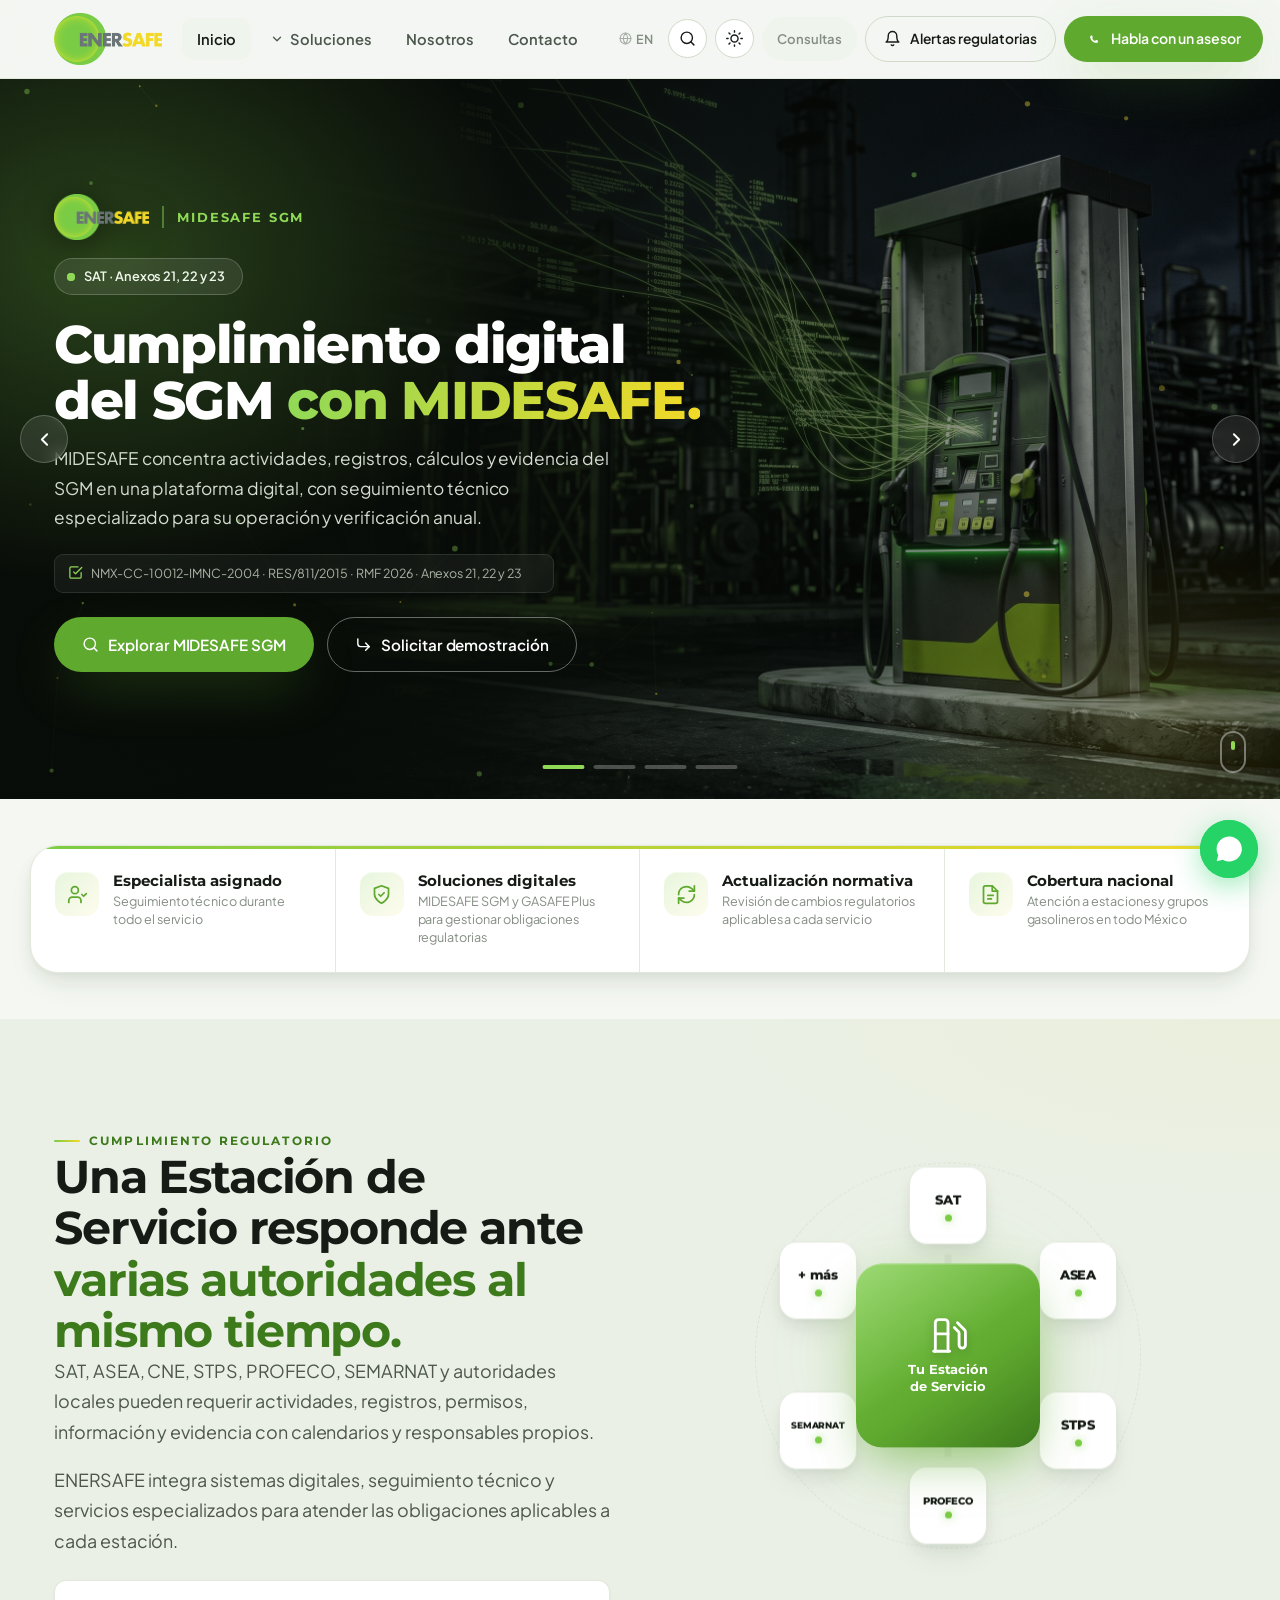
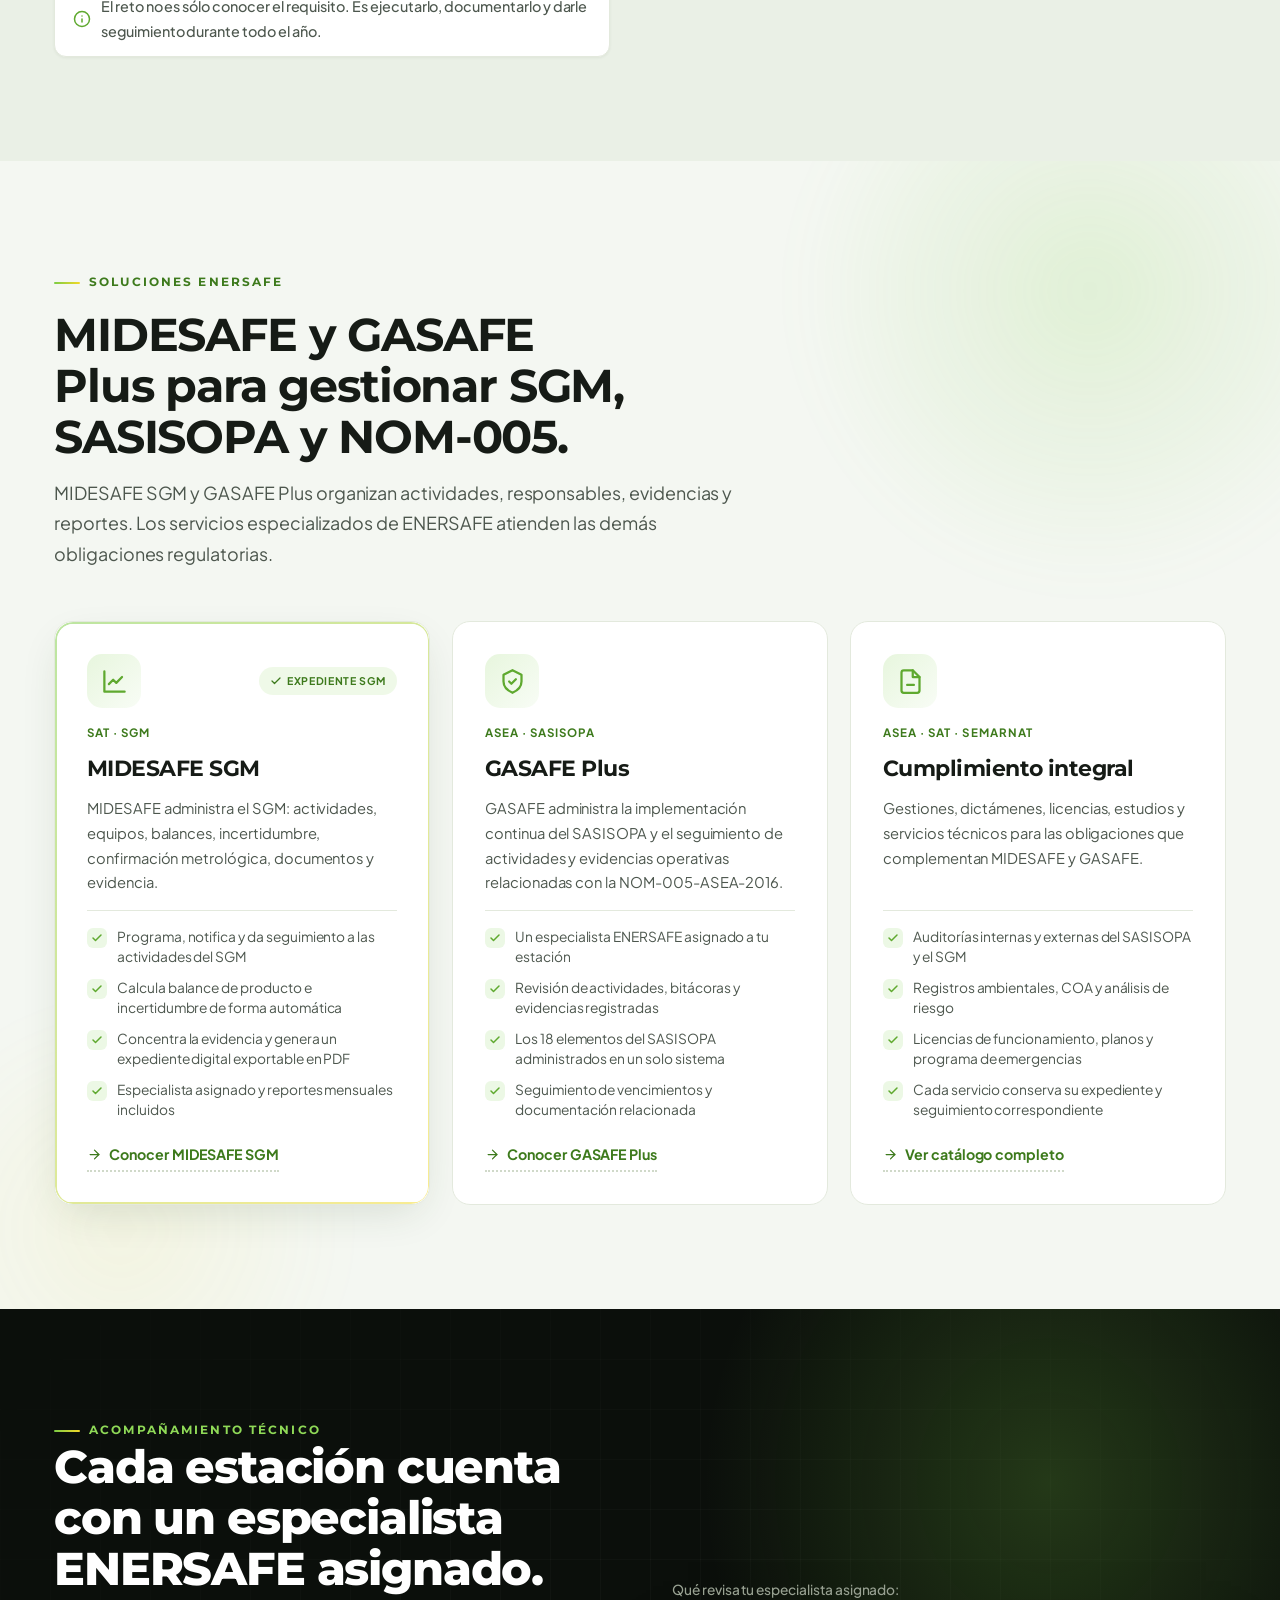
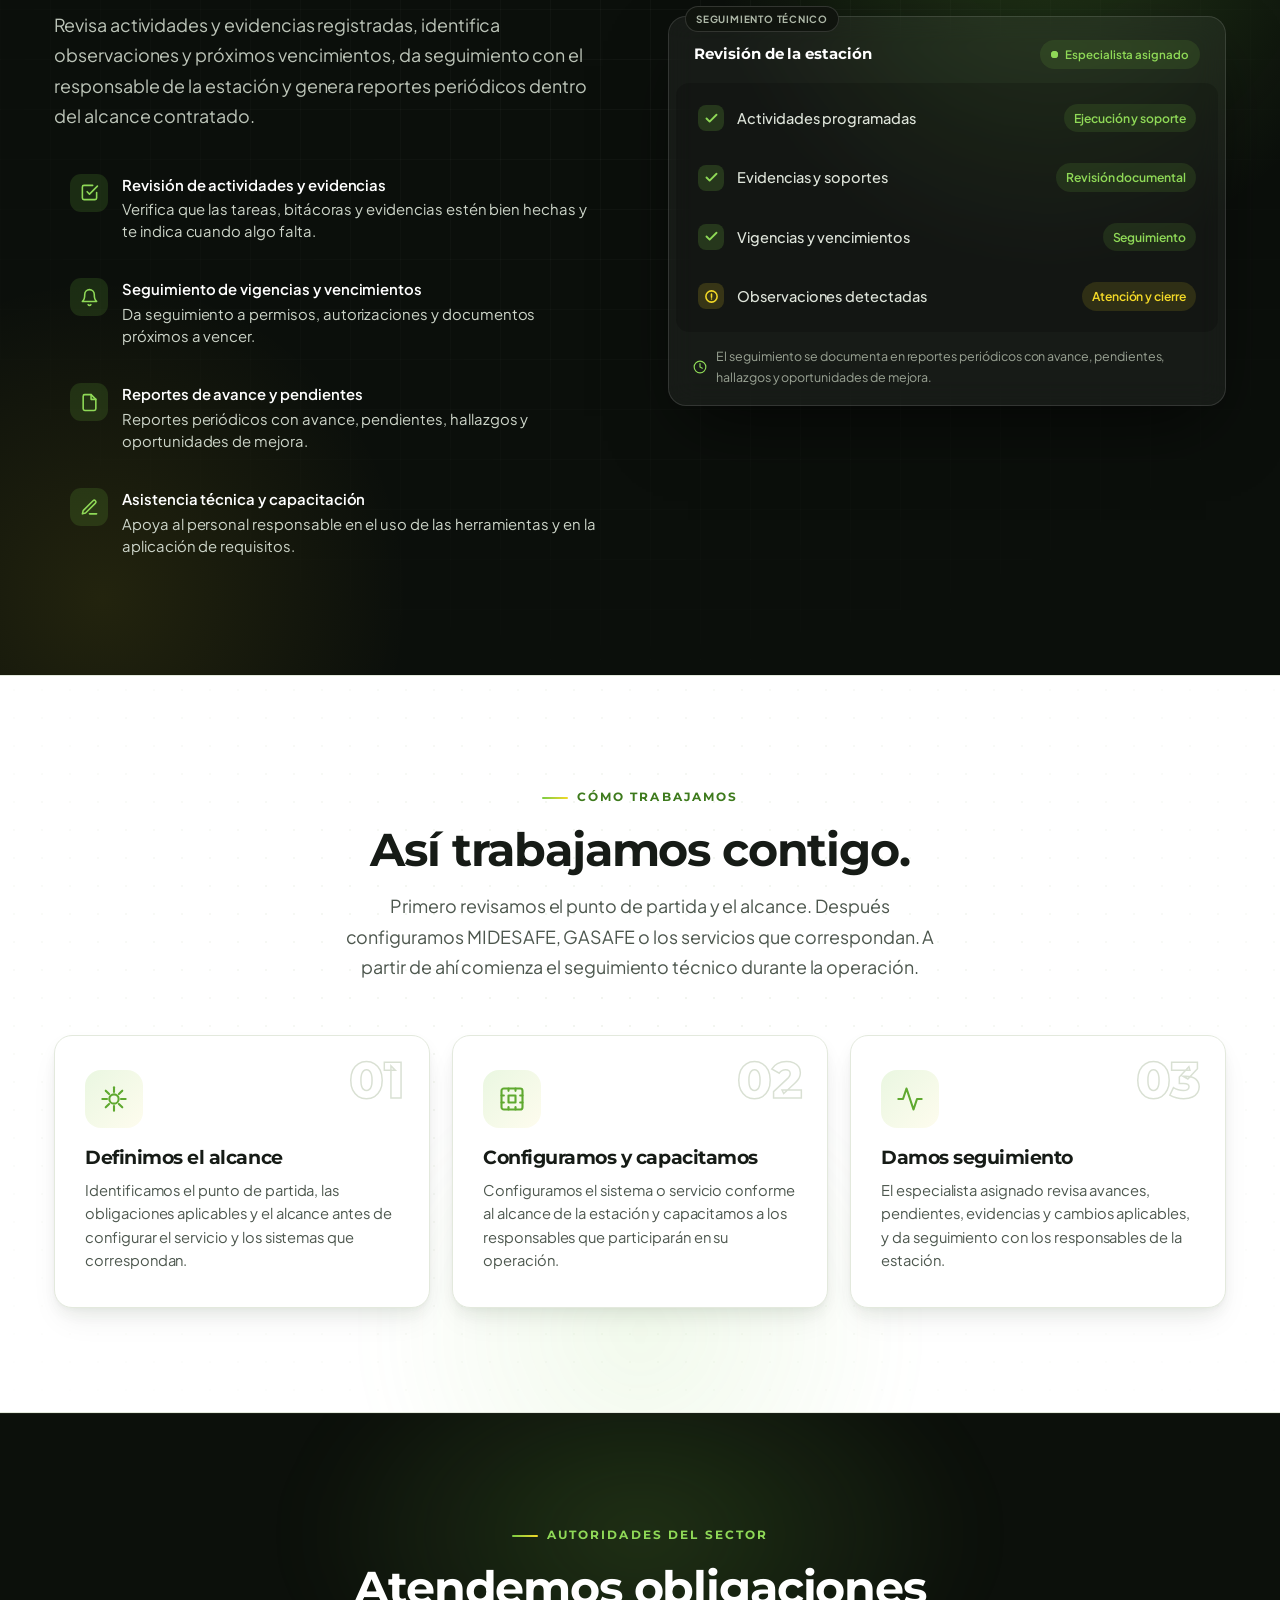
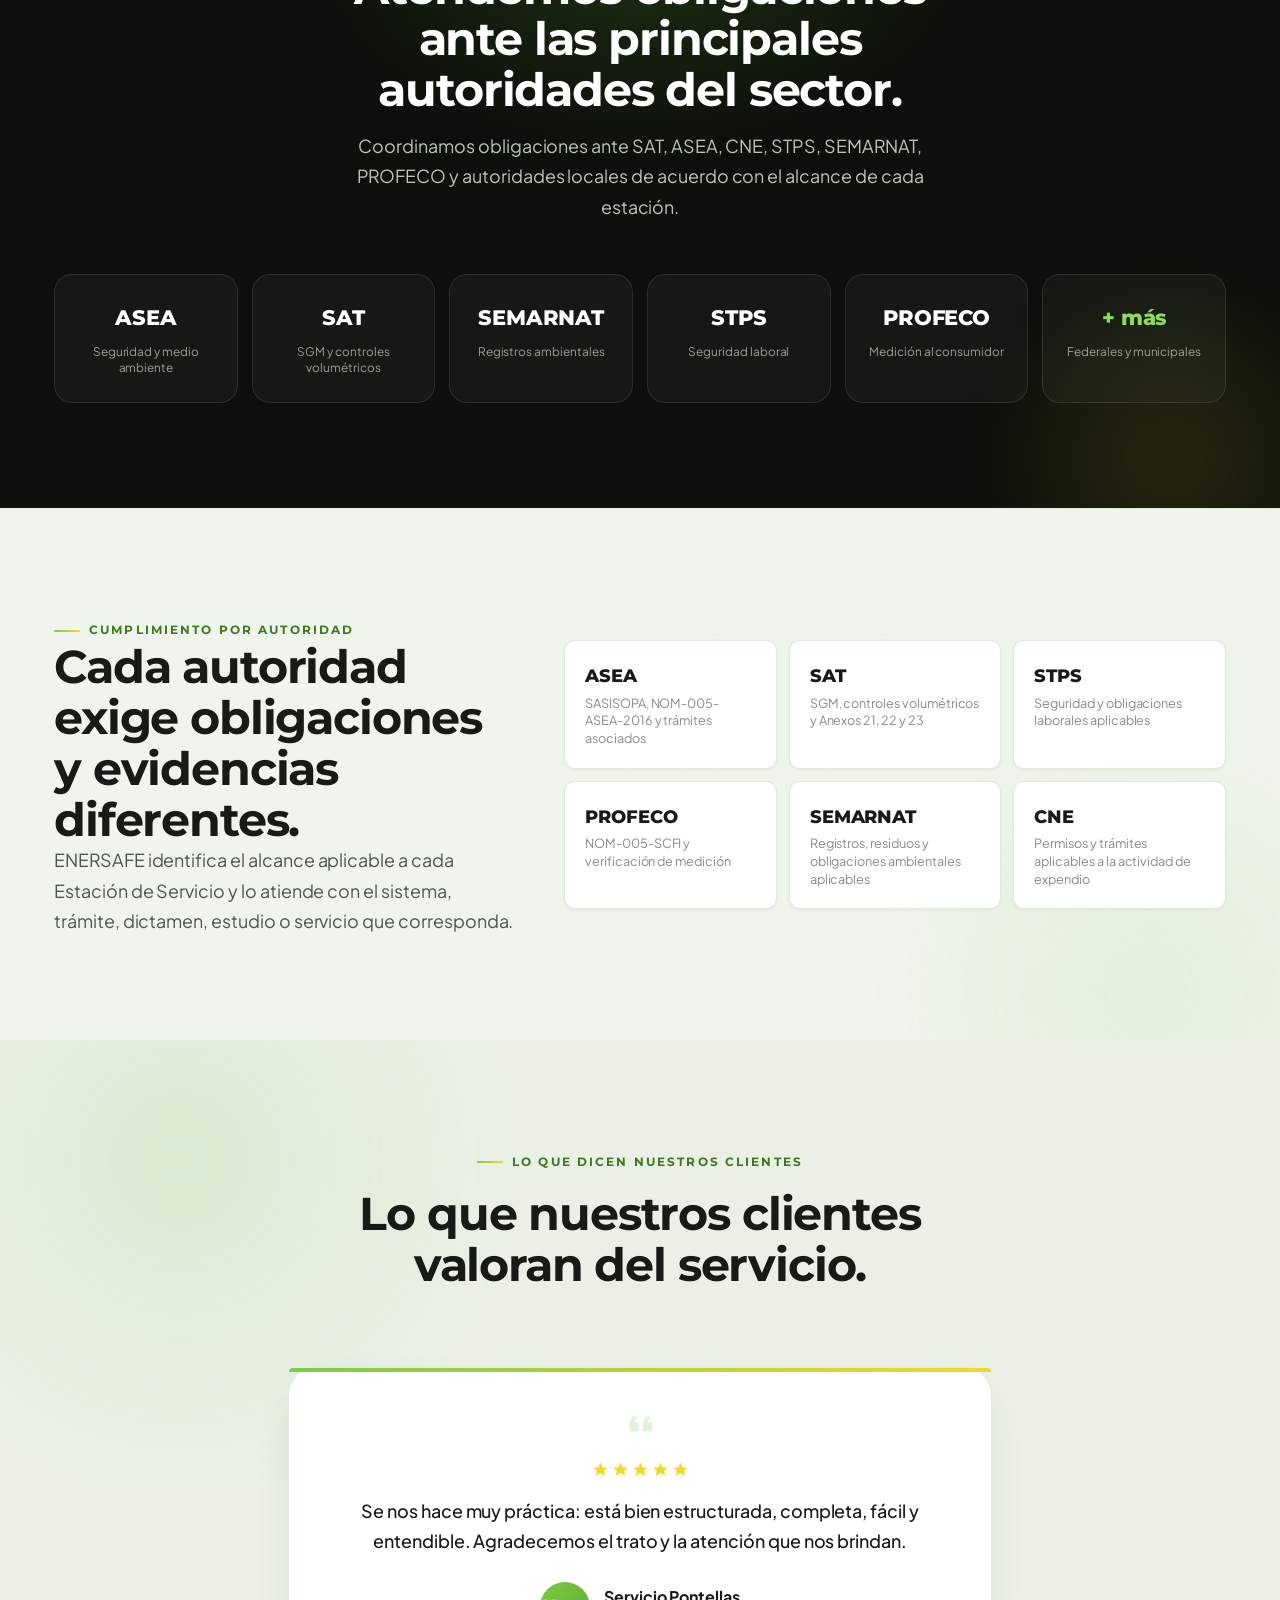
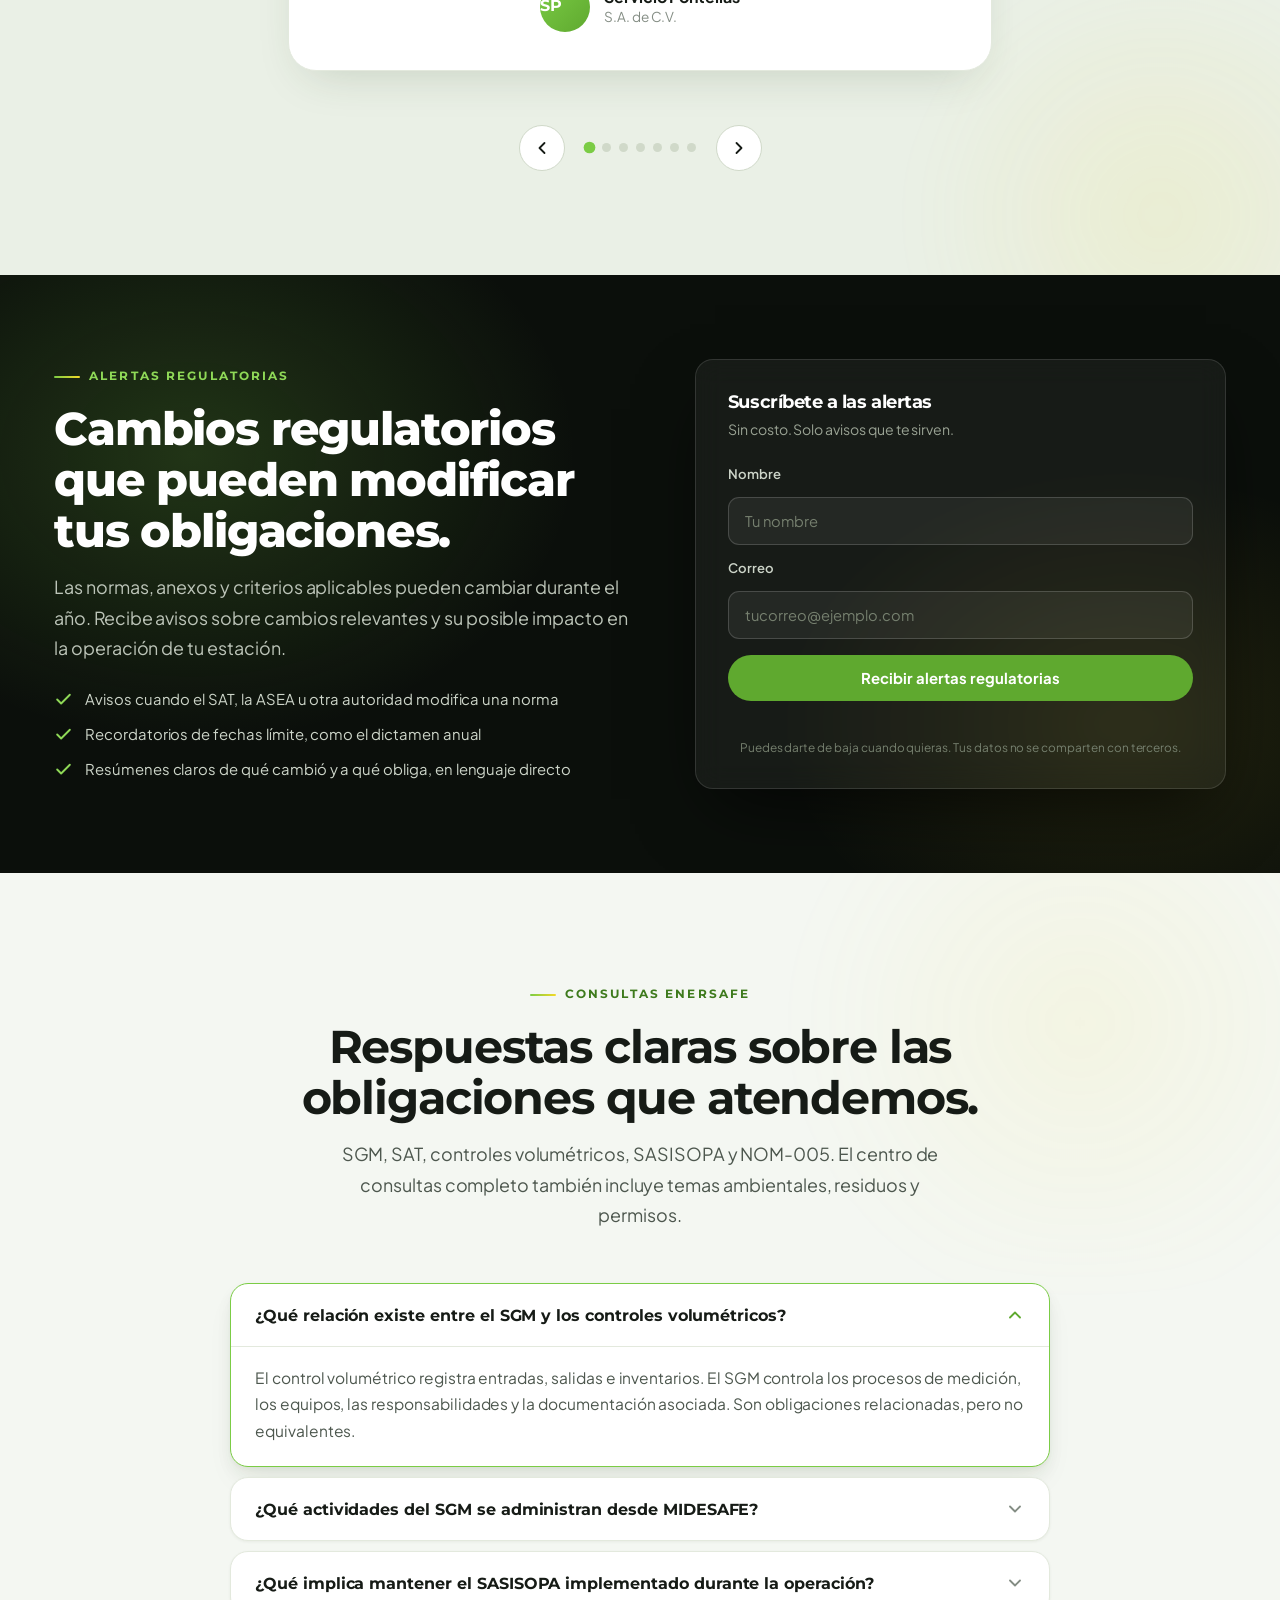
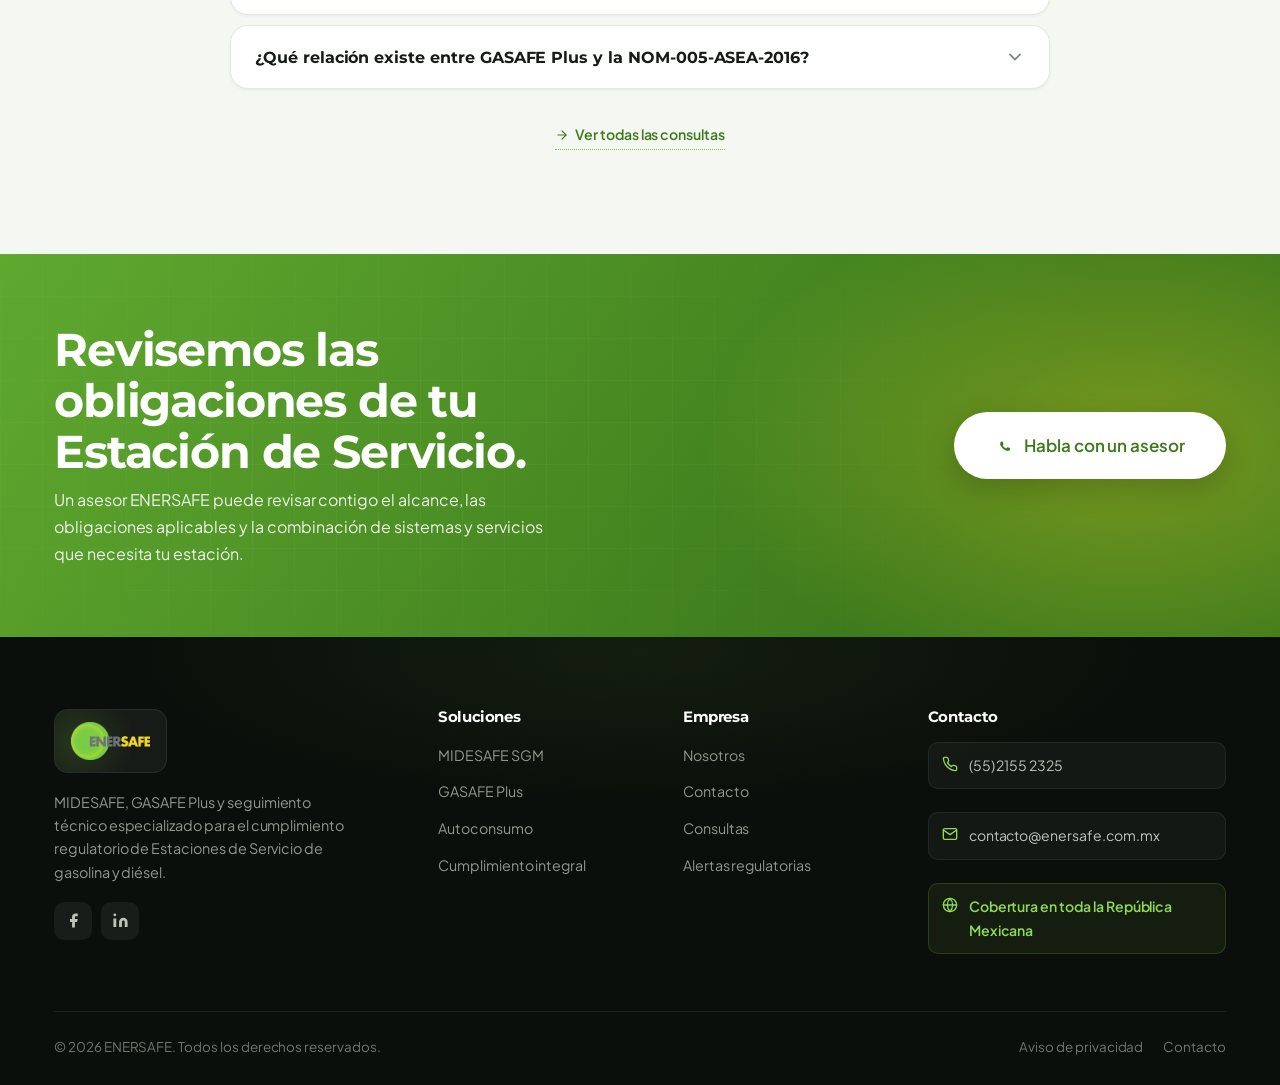
<file: index.html>
<!DOCTYPE html>

<html lang="es">
<head>
<meta charset="utf-8"/>
<meta content="width=device-width, initial-scale=1.0" name="viewport"/>
<title>ENERSAFE — Cumplimiento regulatorio para Estaciones de Servicio</title>
<meta content="MIDESAFE SGM, GASAFE Plus, especialistas asignados y servicios técnicos para operar y documentar el cumplimiento regulatorio de Estaciones de Servicio." name="description"/>
<link href="favicon.png" rel="icon" type="image/png"/>
<link href="https://enersafe.com.mx/" rel="canonical"/>
<meta content="website" property="og:type"/>
<meta content="https://enersafe.com.mx/" property="og:url"/>
<meta content="ENERSAFE — Cumplimiento regulatorio para Estaciones de Servicio" property="og:title"/>
<meta content="MIDESAFE SGM, GASAFE Plus y especialistas ENERSAFE para dar seguimiento al cumplimiento regulatorio de Estaciones de Servicio." property="og:description"/>
<meta content="https://enersafe.com.mx/assets/og/enersafe-og.jpg" property="og:image"/>
<meta content="1200" property="og:image:width"/>
<meta content="630" property="og:image:height"/>
<meta content="es_MX" property="og:locale"/>
<meta content="ENERSAFE" property="og:site_name"/>
<meta content="summary_large_image" name="twitter:card"/>
<meta content="ENERSAFE — Cumplimiento regulatorio para Estaciones de Servicio" name="twitter:title"/>
<meta content="MIDESAFE SGM, GASAFE Plus y seguimiento técnico especializado para Estaciones de Servicio." name="twitter:description"/>
<meta content="https://enersafe.com.mx/assets/og/enersafe-og.jpg" name="twitter:image"/>
<script type="application/ld+json">
{"@context":"https://schema.org","@graph":[{"@type":"Organization","@id":"https://enersafe.com.mx/#organization","name":"ENERSAFE","url":"https://enersafe.com.mx","logo":{"@type":"ImageObject","url":"https://enersafe.com.mx/assets/enersafe-logo.png"},"telephone":"+52-55-2155-2325","email":"contacto@enersafe.com.mx"},{"@type":"WebSite","@id":"https://enersafe.com.mx/#website","url":"https://enersafe.com.mx","name":"ENERSAFE","publisher":{"@id":"https://enersafe.com.mx/#organization"}},{"@type":"WebPage","@id":"https://enersafe.com.mx/#webpage","url":"https://enersafe.com.mx/","name":"ENERSAFE — Cumplimiento regulatorio para Estaciones de Servicio","description":"MIDESAFE SGM, GASAFE Plus y servicios especializados para operar y documentar obligaciones regulatorias de Estaciones de Servicio con seguimiento técnico especializado.","isPartOf":{"@id":"https://enersafe.com.mx/#website"}}]}
</script>
<link href="https://fonts.googleapis.com" rel="preconnect"/>
<link crossorigin="" href="https://fonts.gstatic.com" rel="preconnect"/>
<link href="https://fonts.googleapis.com/css2?family=Plus+Jakarta+Sans:wght@400;500;600;700;800&amp;family=Montserrat:wght@600;700;800&amp;display=swap" rel="stylesheet"/>
<link href="css/styles.css" rel="stylesheet"/>
</head>
<body>
<div class="scroll-progress" id="scrollProgress"></div>
<!-- ============================ HEADER ============================ -->
<header id="siteHeader">
<nav class="nav">
<a aria-label="ENERSAFE inicio" class="brand" href="index.html"><img alt="ENERSAFE" src="assets/enersafe-logo.png"/></a>
<div class="nav-links">
<a class="active" data-en="Home" data-es="Inicio" href="index.html">Inicio</a>
<div class="nav-drop" id="navDrop">
<button data-en="Solutions" data-es="Soluciones" onclick="toggleDrop(event)">Soluciones
          <svg fill="none" stroke="currentColor" stroke-linecap="round" stroke-linejoin="round" stroke-width="2.2" viewbox="0 0 24 24"><polyline points="6 9 12 15 18 9"></polyline></svg>
</button>
<div class="drop-menu">
<a class="drop-item" href="midesafe-sgm.html">
<span class="di-ic"><svg fill="none" stroke="currentColor" stroke-linecap="round" stroke-linejoin="round" stroke-width="2" viewbox="0 0 24 24"><path d="M3 3v18h18"></path><path d="M18.7 8l-5.1 5.2-2.8-2.7L7 14.3"></path></svg></span>
<span class="di-tx"><span class="di-t">MIDESAFE SGM</span><span class="di-d" data-en="Measurement Management System · SAT" data-es="Sistema de Gestión de la Medición · SAT">Sistema de Gestión de la Medición · SAT</span></span>
</a>
<a class="drop-item" href="gasafe-plus.html">
<span class="di-ic"><svg fill="none" stroke="currentColor" stroke-linecap="round" stroke-linejoin="round" stroke-width="2" viewbox="0 0 24 24"><path d="M12 2l8 4v6c0 5-3.5 8-8 10-4.5-2-8-5-8-10V6l8-4z"></path><path d="M9 12l2 2 4-4"></path></svg></span>
<span class="di-tx"><span class="di-t">GASAFE Plus</span><span class="di-d" data-en="SASISOPA &amp; NOM-005 · ASEA" data-es="SASISOPA y NOM-005 · ASEA">SASISOPA y NOM-005 · ASEA</span></span>
</a>
<a class="drop-item" href="autoconsumo.html">
<span class="di-ic"><svg fill="none" stroke="currentColor" stroke-linecap="round" stroke-linejoin="round" stroke-width="2" viewbox="0 0 24 24"><path d="M14 16V4a2 2 0 0 0-2-2H4a2 2 0 0 0-2 2v11a1 1 0 0 0 1 1h2"></path><path d="M14 9h4l4 4v3a1 1 0 0 1-1 1h-1"></path><circle cx="7.5" cy="17.5" r="2.5"></circle><circle cx="17.5" cy="17.5" r="2.5"></circle></svg></span>
<span class="di-tx"><span class="di-t" data-en="Self-consumption" data-es="Autoconsumo">Autoconsumo</span><span class="di-d" data-en="Measurement management for self-consumption" data-es="Gestión de la medición para autoconsumo">Gestión de la medición para autoconsumo</span></span>
</a>
<div class="drop-sep"></div>
<a class="drop-item" href="servicios.html">
<span class="di-ic"><svg fill="none" stroke="currentColor" stroke-linecap="round" stroke-linejoin="round" stroke-width="2" viewbox="0 0 24 24"><path d="M14 2H6a2 2 0 0 0-2 2v16a2 2 0 0 0 2 2h12a2 2 0 0 0 2-2V8z"></path><polyline points="14 2 14 8 20 8"></polyline><line x1="9" x2="15" y1="15" y2="15"></line></svg></span>
<span class="di-tx"><span class="di-t" data-en="Full compliance" data-es="Cumplimiento integral">Cumplimiento integral</span><span class="di-d" data-en="Audits, registrations, licenses &amp; filings" data-es="Auditorías, registros, licencias y trámites">Auditorías, registros, licencias y trámites</span></span>
</a>
</div>
</div>
<a data-en="About" data-es="Nosotros" href="nosotros.html">Nosotros</a>
<a data-en="Contact" data-es="Contacto" href="contacto.html">Contacto</a>
</div>
<div class="nav-tools">
<button aria-label="Language / Idioma" class="lang-link" onclick="toggleLang()"><svg fill="none" stroke="currentColor" stroke-linecap="round" stroke-linejoin="round" stroke-width="2" viewbox="0 0 24 24"><circle cx="12" cy="12" r="10"></circle><line x1="2" x2="22" y1="12" y2="12"></line><path d="M12 2a15.3 15.3 0 0 1 4 10 15.3 15.3 0 0 1-4 10 15.3 15.3 0 0 1-4-10 15.3 15.3 0 0 1 4-10z"></path></svg><span class="lang-code">EN</span></button>
<button aria-label="Buscar" class="icon-btn" onclick="openSearch()">
<svg fill="none" stroke="currentColor" stroke-linecap="round" stroke-linejoin="round" stroke-width="2" viewbox="0 0 24 24"><circle cx="11" cy="11" r="8"></circle><line x1="21" x2="16.65" y1="21" y2="16.65"></line></svg>
</button>
<button aria-label="Tema" class="icon-btn" onclick="toggleTheme()">
<svg class="ic-sun" fill="none" stroke="currentColor" stroke-linecap="round" stroke-linejoin="round" stroke-width="2" viewbox="0 0 24 24"><circle cx="12" cy="12" r="5"></circle><line x1="12" x2="12" y1="1" y2="3"></line><line x1="12" x2="12" y1="21" y2="23"></line><line x1="4.22" x2="5.64" y1="4.22" y2="5.64"></line><line x1="18.36" x2="19.78" y1="18.36" y2="19.78"></line><line x1="1" x2="3" y1="12" y2="12"></line><line x1="21" x2="23" y1="12" y2="12"></line><line x1="4.22" x2="5.64" y1="19.78" y2="18.36"></line><line x1="18.36" x2="19.78" y1="5.64" y2="4.22"></line></svg>
<svg class="ic-moon" fill="none" stroke="currentColor" stroke-linecap="round" stroke-linejoin="round" stroke-width="2" style="display:none" viewbox="0 0 24 24"><path d="M21 12.79A9 9 0 1 1 11.21 3 7 7 0 0 0 21 12.79z"></path></svg>
</button>
<a class="btn btn-ghost nav-faq-link" data-en="FAQ" data-es="Consultas" href="#faq" style="padding:10px 14px;font-size:.82rem;">Consultas</a>
<a class="btn btn-secondary nav-alerts" data-en="Regulatory alerts" data-es="Alertas regulatorias" href="#alertas"><svg fill="none" stroke="currentColor" stroke-linecap="round" stroke-linejoin="round" stroke-width="2" viewbox="0 0 24 24"><path d="M18 8A6 6 0 0 0 6 8c0 7-3 9-3 9h18s-3-2-3-9"></path><path d="M13.73 21a2 2 0 0 1-3.46 0"></path></svg> Alertas regulatorias</a>
<a class="btn btn-primary nav-cta" data-en="Talk to an advisor" data-es="Habla con un asesor" href="https://wa.me/525610360614" rel="noopener" target="_blank"><svg fill="currentColor" style="width:16px;height:16px" viewbox="0 0 24 24"><path d="M17.5 14.4c-.3-.1-1.7-.8-2-.9-.3-.1-.5-.1-.7.1-.2.3-.7.9-.9 1.1-.2.2-.3.2-.6.1-.3-.1-1.2-.5-2.3-1.4-.9-.8-1.4-1.7-1.6-2-.2-.3 0-.5.1-.6.1-.1.3-.3.4-.5.1-.2.2-.3.3-.5.1-.2 0-.4 0-.5-.1-.1-.7-1.6-.9-2.2-.2-.6-.5-.5-.7-.5h-.6c-.2 0-.5.1-.8.4-.3.3-1 1-1 2.5s1.1 2.9 1.2 3.1c.1.2 2.1 3.2 5.1 4.5.7.3 1.3.5 1.7.6.7.2 1.4.2 1.9.1.6-.1 1.7-.7 1.9-1.4.2-.7.2-1.3.2-1.4-.1-.1-.3-.2-.6-.3z"></path></svg> Habla con un asesor</a>
<button aria-label="Menú" class="nav-toggle" onclick="toggleMobileNav()"><span></span><span></span><span></span></button>
</div>
</nav>
<div class="mobile-nav">
<a data-en="Home" data-es="Inicio" href="index.html">Inicio</a>
<a class="sub" href="midesafe-sgm.html">MIDESAFE SGM</a>
<a class="sub" href="gasafe-plus.html">GASAFE Plus</a>
<a class="sub" data-en="Self-consumption" data-es="Autoconsumo" href="autoconsumo.html">Autoconsumo</a>
<a class="sub" data-en="Full compliance" data-es="Cumplimiento integral" href="servicios.html">Cumplimiento integral</a>
<a data-en="About" data-es="Nosotros" href="nosotros.html">Nosotros</a>
<a data-en="Contact" data-es="Contacto" href="contacto.html">Contacto</a>
<a data-en="FAQ" data-es="Consultas" href="#faq">Consultas</a>
<a data-en="Talk to an advisor" data-es="Habla con un asesor" href="https://wa.me/525610360614" rel="noopener" target="_blank">Habla con un asesor</a>
</div>
</header>
<!-- ============================ BUSCADOR ============================ -->
<div class="search-overlay" id="searchOverlay">
<div class="search-box">
<div class="search-input-row">
<svg fill="none" stroke="currentColor" stroke-linecap="round" stroke-linejoin="round" stroke-width="2" viewbox="0 0 24 24"><circle cx="11" cy="11" r="8"></circle><line x1="21" x2="16.65" y1="21" y2="16.65"></line></svg>
<input autocomplete="off" id="searchInput" placeholder="Buscar ASEA, SAT, SASISOPA, dictamen, COA..." type="text"/>
<button aria-label="Cerrar" class="search-close" onclick="closeSearch()">×</button>
</div>
<div class="search-results" id="searchResults"></div>
</div>
</div>
<!-- ============================ HERO SLIDER (MIDESAFE primero) ============================ -->
<section class="hero">
<canvas aria-hidden="true" class="hero-particles" id="heroParticles"></canvas>
<button aria-label="Anterior" class="slider-arrow prev" onclick="prevSlide()"><svg fill="none" stroke="currentColor" stroke-linecap="round" stroke-linejoin="round" stroke-width="2.2" viewbox="0 0 24 24"><polyline points="15 18 9 12 15 6"></polyline></svg></button>
<button aria-label="Siguiente" class="slider-arrow next" onclick="nextSlide()"><svg fill="none" stroke="currentColor" stroke-linecap="round" stroke-linejoin="round" stroke-width="2.2" viewbox="0 0 24 24"><polyline points="9 18 15 12 9 6"></polyline></svg></button>
<div class="slider" id="slider">
<!-- SLIDE 1 — MIDESAFE SGM (protagonista) -->
<div class="slide active">
<!-- IMAGEN DE FONDO slide 1: reemplaza la URL por tu imagen -->
<div class="slide-bg slide-bg-1"></div>
<div class="slide-mesh"></div>
<div class="slide-inner"><div class="slide-content">
<div class="slide-logo"><img alt="ENERSAFE" src="assets/enersafe-logo.png"/><span class="sub">MIDESAFE SGM</span></div>
<div class="slide-badge"><span class="pulse"></span> SAT · Anexos 21, 22 y 23</div>
<h1 data-en='Digital SGM compliance &lt;span class="hl"&gt;with MIDESAFE.&lt;/span&gt;' data-es='Cumplimiento digital del SGM &lt;span class="hl"&gt;con MIDESAFE.&lt;/span&gt;'>Cumplimiento digital del SGM <span class="hl">con MIDESAFE.</span></h1>
<p class="lead" data-en="MIDESAFE brings together SGM activities, records, calculations and evidence in one digital platform, with specialized technical follow-up for operation and annual verification." data-es="MIDESAFE concentra actividades, registros, cálculos y evidencia del SGM en una plataforma digital, con seguimiento técnico especializado para su operación y verificación anual.">MIDESAFE concentra actividades, registros, cálculos y evidencia del SGM en una plataforma digital, con seguimiento técnico especializado para su operación y verificación anual.</p>
<div class="slide-norm"><svg fill="none" stroke="currentColor" stroke-linecap="round" stroke-linejoin="round" stroke-width="2" viewbox="0 0 24 24"><path d="M9 11l3 3L22 4"></path><path d="M21 12v7a2 2 0 0 1-2 2H5a2 2 0 0 1-2-2V5a2 2 0 0 1 2-2h11"></path></svg> <span data-en="NMX-CC-10012-IMNC-2004 · RES/811/2015 · 2026 RMF · Annexes 21, 22 and 23" data-es="NMX-CC-10012-IMNC-2004 · RES/811/2015 · RMF 2026 · Anexos 21, 22 y 23">NMX-CC-10012-IMNC-2004 · RES/811/2015 · RMF 2026 · Anexos 21, 22 y 23</span></div>
<div class="slide-actions">
<a class="btn btn-primary" data-en="Explore MIDESAFE SGM" data-es="Explorar MIDESAFE SGM" href="midesafe-sgm.html"><svg fill="none" stroke="currentColor" stroke-linecap="round" stroke-linejoin="round" stroke-width="2" viewbox="0 0 24 24"><circle cx="11" cy="11" r="8"></circle><line x1="21" x2="16.65" y1="21" y2="16.65"></line></svg> Explorar MIDESAFE SGM</a>
<a class="btn btn-secondary" data-en="Request a demo" data-es="Solicitar demostración" href="https://wa.me/525610360614" rel="noopener" target="_blank"><svg fill="none" stroke="currentColor" stroke-linecap="round" stroke-linejoin="round" stroke-width="2" viewbox="0 0 24 24"><path d="M15 10l5 5-5 5"></path><path d="M4 4v7a4 4 0 0 0 4 4h12"></path></svg> Solicitar demostración</a>
</div>
</div></div>
</div>
<!-- SLIDE 2 — GASAFE Plus -->
<div class="slide">
<!-- IMAGEN DE FONDO slide 2 -->
<div class="slide-bg slide-bg-2"></div>
<div class="slide-mesh"></div>
<div class="slide-inner"><div class="slide-content">
<div class="slide-logo"><img alt="ENERSAFE" src="assets/enersafe-logo.png"/><span class="sub">GASAFE Plus</span></div>
<div class="slide-badge"><span class="pulse"></span> ASEA · SASISOPA + NOM-005</div>
<h1 data-en='SASISOPA and NOM-005 &lt;span class="hl"&gt;with technical follow-up.&lt;/span&gt;' data-es='SASISOPA y NOM-005 &lt;span class="hl"&gt;con seguimiento técnico.&lt;/span&gt;'>SASISOPA y NOM-005 <span class="hl">con seguimiento técnico.</span></h1>
<p class="lead" data-en="GASAFE Plus organizes continuous SASISOPA implementation and the follow-up of NOM-005-ASEA-2016 activities and evidence. Each station has an assigned ENERSAFE specialist." data-es="GASAFE Plus organiza la implementación continua del SASISOPA y el seguimiento de actividades y evidencias de la NOM-005-ASEA-2016. Cada estación cuenta con un especialista ENERSAFE asignado.">GASAFE Plus organiza la implementación continua del SASISOPA y el seguimiento de actividades y evidencias de la NOM-005-ASEA-2016. Cada estación cuenta con un especialista ENERSAFE asignado.</p>
<div class="slide-actions">
<a class="btn btn-primary" data-en="Explore GASAFE Plus" data-es="Explorar GASAFE Plus" href="gasafe-plus.html"><svg fill="none" stroke="currentColor" stroke-linecap="round" stroke-linejoin="round" stroke-width="2" viewbox="0 0 24 24"><path d="M12 2l8 4v6c0 5-3.5 8-8 10-4.5-2-8-5-8-10V6l8-4z"></path><path d="M9 12l2 2 4-4"></path></svg> Explorar GASAFE Plus</a>
<a class="btn btn-secondary" data-en="Request a demo" data-es="Solicitar demostración" href="https://wa.me/525610360614" rel="noopener" target="_blank"><svg fill="none" stroke="currentColor" stroke-linecap="round" stroke-linejoin="round" stroke-width="2" viewbox="0 0 24 24"><path d="M15 10l5 5-5 5"></path><path d="M4 4v7a4 4 0 0 0 4 4h12"></path></svg> Solicitar demostración</a>
</div>
</div></div>
</div>
<!-- SLIDE 3 — Autoconsumo -->
<div class="slide autoconsumo-slide">
<!-- IMAGEN DE FONDO slide 3 -->
<div class="slide-bg slide-bg-3"></div>
<div class="slide-mesh"></div>
<div class="slide-inner"><div class="slide-content">
<div class="slide-logo"><img alt="ENERSAFE" src="assets/enersafe-logo.png"/><span class="sub">MIDESAFE AUTOCONSUMO</span></div>
<div class="slide-badge"><span class="pulse"></span> SAT · Aplicabilidad RMF 2026</div>
<h1 data-en='Is your self-consumption facility &lt;span class="hl"&gt;subject to volumetric controls?&lt;/span&gt;' data-es='¿Tu instalación de autoconsumo &lt;span class="hl"&gt;está sujeta a controles volumétricos?&lt;/span&gt;'>¿Tu instalación de autoconsumo <span class="hl">está sujeta a controles volumétricos?</span></h1>
<p class="lead" data-en="Not every self-consumption facility falls under the same fiscal assumption. ENERSAFE reviews applicability and, when required, MIDESAFE manages the facility’s SGM, records, calculations and evidence." data-es="No todas las instalaciones de autoconsumo se encuentran en el mismo supuesto fiscal. ENERSAFE revisa la aplicabilidad y, cuando corresponde, MIDESAFE gestiona el SGM, los registros, cálculos y evidencia de la instalación.">No todas las instalaciones de autoconsumo se encuentran en el mismo supuesto fiscal. ENERSAFE revisa la aplicabilidad y, cuando corresponde, MIDESAFE gestiona el SGM, los registros, cálculos y evidencia de la instalación.</p>
<div class="slide-diagnostic" aria-label="Aspectos que se revisan para determinar la aplicabilidad">
<span data-en="Permit" data-es="Permiso">Permiso</span>
<span data-en="Product" data-es="Producto">Producto</span>
<span data-en="Storage" data-es="Almacenamiento">Almacenamiento</span>
<span data-en="Volume / consumption" data-es="Volumen / consumo">Volumen / consumo</span>
</div>
<div class="slide-actions">
<a class="btn btn-primary" data-en="Review my case" data-es="Revisar mi caso" href="autoconsumo.html"><svg fill="none" stroke="currentColor" stroke-linecap="round" stroke-linejoin="round" stroke-width="2" viewbox="0 0 24 24"><path d="M14 16V4a2 2 0 0 0-2-2H4a2 2 0 0 0-2 2v11a1 1 0 0 0 1 1h2"></path><path d="M14 9h4l4 4v3a1 1 0 0 1-1 1h-1"></path><circle cx="7.5" cy="17.5" r="2.5"></circle><circle cx="17.5" cy="17.5" r="2.5"></circle></svg> Revisar mi caso</a>
<a class="btn btn-secondary" data-en="Talk to an advisor" data-es="Hablar con un asesor" href="https://wa.me/525610360614" rel="noopener" target="_blank"><svg fill="none" stroke="currentColor" stroke-linecap="round" stroke-linejoin="round" stroke-width="2" viewbox="0 0 24 24"><circle cx="12" cy="12" r="10"></circle><path d="M12 16v-4"></path><path d="M12 8h.01"></path></svg> Hablar con un asesor</a>
</div>
</div></div>
</div>
<!-- SLIDE 4 — Cumplimiento integral -->
<div class="slide">
<!-- IMAGEN DE FONDO slide 4 -->
<div class="slide-bg" style="background-image:url('https://images.unsplash.com/photo-1518770660439-4636190af475?auto=format&amp;fit=crop&amp;w=1920&amp;q=80')"></div>
<div class="slide-mesh"></div>
<div class="slide-inner"><div class="slide-content">
<div class="slide-badge soon"><span class="pulse"></span> <span data-en="Integrated compliance" data-es="Cumplimiento integral">Cumplimiento integral</span></div>
<h1 data-en='Regulatory compliance &lt;span class="hl"&gt;for service stations.&lt;/span&gt;' data-es='Cumplimiento regulatorio &lt;span class="hl"&gt;para Estaciones de Servicio.&lt;/span&gt;'>Cumplimiento regulatorio <span class="hl">para Estaciones de Servicio.</span></h1>
<p class="lead" data-en="MIDESAFE and GASAFE Plus address SGM, SASISOPA and NOM-005. ENERSAFE specialized services cover additional filings, assessments, licenses, studies and registrations." data-es="MIDESAFE y GASAFE Plus atienden SGM, SASISOPA y NOM-005. Los servicios especializados de ENERSAFE cubren trámites, dictámenes, licencias, estudios y registros adicionales.">MIDESAFE y GASAFE Plus atienden SGM, SASISOPA y NOM-005. Los servicios especializados de ENERSAFE cubren trámites, dictámenes, licencias, estudios y registros adicionales.</p>
<div class="slide-actions">
<a class="btn btn-ghost" data-en="Explore services" data-es="Conocer servicios" href="servicios.html">Conocer servicios</a>
</div>
</div></div>
</div>
</div>
<div class="slider-dots">
<button aria-label="1" class="s-dot active"></button>
<button aria-label="2" class="s-dot"></button>
<button aria-label="3" class="s-dot"></button>
<button aria-label="4" class="s-dot"></button>
</div>
<div aria-hidden="true" class="scroll-cue"><span class="sc-wheel"></span></div>
</section>
<!-- ============================ BARRA DE CONFIANZA (nivel marca ENERSAFE) ============================ -->
<div class="trust">
<div class="trust-grid">
<div class="trust-cell">
<span class="tc-ic"><svg fill="none" stroke="currentColor" stroke-linecap="round" stroke-linejoin="round" stroke-width="2" viewbox="0 0 24 24"><path d="M16 21v-2a4 4 0 0 0-4-4H6a4 4 0 0 0-4 4v2"></path><circle cx="9" cy="7" r="4"></circle><path d="M22 11l-3 3-2-2"></path></svg></span>
<span class="tc-tx"><span class="tc-t" data-en="Assigned specialist" data-es="Especialista asignado">Especialista asignado</span><span class="tc-d" data-en="Technical follow-up throughout the service" data-es="Seguimiento técnico durante todo el servicio">Seguimiento técnico durante todo el servicio</span></span>
</div>
<div class="trust-cell">
<span class="tc-ic"><svg fill="none" stroke="currentColor" stroke-linecap="round" stroke-linejoin="round" stroke-width="2" viewbox="0 0 24 24"><path d="M12 22s8-4 8-10V5l-8-3-8 3v7c0 6 8 10 8 10z"></path><path d="M9 12l2 2 4-4"></path></svg></span>
<span class="tc-tx"><span class="tc-t" data-en="Digital solutions" data-es="Soluciones digitales">Soluciones digitales</span><span class="tc-d" data-en="MIDESAFE SGM and GASAFE Plus for regulatory compliance management" data-es="MIDESAFE SGM y GASAFE Plus para gestionar obligaciones regulatorias">MIDESAFE SGM y GASAFE Plus para gestionar obligaciones regulatorias</span></span>
</div>
<div class="trust-cell">
<span class="tc-ic"><svg fill="none" stroke="currentColor" stroke-linecap="round" stroke-linejoin="round" stroke-width="2" viewbox="0 0 24 24"><path d="M21 2v6h-6"></path><path d="M3 12a9 9 0 0 1 15-6.7L21 8"></path><path d="M3 22v-6h6"></path><path d="M21 12a9 9 0 0 1-15 6.7L3 16"></path></svg></span>
<span class="tc-tx"><span class="tc-t" data-en="Regulatory updates" data-es="Actualización normativa">Actualización normativa</span><span class="tc-d" data-en="Review of regulatory changes applicable to each service" data-es="Revisión de cambios regulatorios aplicables a cada servicio">Revisión de cambios regulatorios aplicables a cada servicio</span></span>
</div>
<div class="trust-cell">
<span class="tc-ic"><svg fill="none" stroke="currentColor" stroke-linecap="round" stroke-linejoin="round" stroke-width="2" viewbox="0 0 24 24"><path d="M14 2H6a2 2 0 0 0-2 2v16a2 2 0 0 0 2 2h12a2 2 0 0 0 2-2V8z"></path><polyline points="14 2 14 8 20 8"></polyline><line x1="9" x2="15" y1="13" y2="13"></line><line x1="9" x2="13" y1="17" y2="17"></line></svg></span>
<span class="tc-tx"><span class="tc-t" data-en="Nationwide coverage" data-es="Cobertura nacional">Cobertura nacional</span><span class="tc-d" data-en="Service for stations and fuel groups throughout Mexico" data-es="Atención a estaciones y grupos gasolineros en todo México">Atención a estaciones y grupos gasolineros en todo México</span></span>
</div>
</div>
</div>
<!-- ============================ LA TENSIÓN (sección nueva) ============================ -->
<section class="section tension">
<div class="wrap">
<div class="tension-layout">
<div class="reveal-l">
<span class="eyebrow" data-en="Regulatory compliance" data-es="Cumplimiento regulatorio">Cumplimiento regulatorio</span>
<h2 data-en="A service station answers to &lt;span class='em'&gt;several authorities at the same time.&lt;/span&gt;" data-es="Una Estación de Servicio responde ante &lt;span class='em'&gt;varias autoridades al mismo tiempo.&lt;/span&gt;">Una Estación de Servicio responde ante <span class="em">varias autoridades al mismo tiempo.</span></h2>
<p class="lead" data-en="SAT, ASEA, CNE, STPS, PROFECO, SEMARNAT and local authorities may require activities, records, permits, information and evidence with their own schedules and responsible parties." data-es="SAT, ASEA, CNE, STPS, PROFECO, SEMARNAT y autoridades locales pueden requerir actividades, registros, permisos, información y evidencia con calendarios y responsables propios.">SAT, ASEA, CNE, STPS, PROFECO, SEMARNAT y autoridades locales pueden requerir actividades, registros, permisos, información y evidencia con calendarios y responsables propios.</p>
<p class="lead" data-en="ENERSAFE combines digital systems, technical follow-up and specialized services to address the obligations applicable to each station." data-es="ENERSAFE integra sistemas digitales, seguimiento técnico y servicios especializados para atender las obligaciones aplicables a cada estación." style="margin-bottom:24px">ENERSAFE integra sistemas digitales, seguimiento técnico y servicios especializados para atender las obligaciones aplicables a cada estación.</p>
<div class="tension-note">
<svg fill="none" stroke="currentColor" stroke-linecap="round" stroke-linejoin="round" stroke-width="2" viewbox="0 0 24 24"><circle cx="12" cy="12" r="10"></circle><path d="M12 16v-4"></path><path d="M12 8h.01"></path></svg>
<span data-en="The challenge is not only knowing the requirement. It is executing it, documenting it and following it up throughout the year." data-es="El reto no es sólo conocer el requisito. Es ejecutarlo, documentarlo y darle seguimiento durante todo el año.">El reto no es sólo conocer el requisito. Es ejecutarlo, documentarlo y darle seguimiento durante todo el año.</span>
</div>
</div>
<div class="reveal-r" data-delay="1">
<div class="orbit" data-parallax="0.3">
<div class="orbit-glow"></div>
<svg class="orbit-lines" preserveaspectratio="xMidYMid meet" viewbox="0 0 100 100">
<line x1="50" x2="50" y1="50" y2="17"></line>
<line x1="50" x2="78" y1="50" y2="33"></line>
<line x1="50" x2="78" y1="50" y2="67"></line>
<line x1="50" x2="50" y1="50" y2="83"></line>
<line x1="50" x2="22" y1="50" y2="67"></line>
<line x1="50" x2="22" y1="50" y2="33"></line>
</svg>
<div class="orbit-ring"></div>
<div class="orbit-ring r2"></div>
<div class="orbit-core">
<svg fill="none" stroke="currentColor" stroke-linecap="round" stroke-linejoin="round" stroke-width="1.8" viewbox="0 0 24 24"><line x1="3" x2="13" y1="22" y2="22"></line><path d="M4 22V4a2 2 0 0 1 2-2h4a2 2 0 0 1 2 2v18"></path><path d="M4 11h8"></path><path d="M16 7l2.29 2.29A2 2 0 0 1 19 10.7V18a2 2 0 0 0 4 0V9.83a2 2 0 0 0-.59-1.42L18 4"></path></svg>
<span class="oc-t" data-en="Your Service&lt;br&gt;Station" data-es="Tu Estación&lt;br&gt;de Servicio">Tu Estación<br/>de Servicio</span>
</div>
<!-- 6 nodos posicionados en círculo -->
<div class="orbit-node" style="--tx:0px;--ty:-150px;transform:translate(0,-150px)"><span class="on-code">SAT</span><span class="on-dot"></span></div>
<div class="orbit-node" style="--tx:130px;--ty:-75px;transform:translate(130px,-75px)"><span class="on-code">ASEA</span><span class="on-dot"></span></div>
<div class="orbit-node" style="--tx:130px;--ty:75px;transform:translate(130px,75px)"><span class="on-code">STPS</span><span class="on-dot"></span></div>
<div class="orbit-node" style="--tx:0px;--ty:150px;transform:translate(0,150px)"><span class="on-code" style="font-size:.62rem">PROFECO</span><span class="on-dot"></span></div>
<div class="orbit-node" style="--tx:-130px;--ty:75px;transform:translate(-130px,75px)"><span class="on-code" style="font-size:.58rem">SEMARNAT</span><span class="on-dot"></span></div>
<div class="orbit-node" style="--tx:-130px;--ty:-75px;transform:translate(-130px,-75px)"><span class="on-code" data-en="+ more" data-es="+ más">+ más</span><span class="on-dot"></span></div>
</div>
</div>
</div>
</div>
</section>
<!-- ============================ SOLUCIONES ============================ -->
<section class="section sols">
<div class="wrap">
<div class="section-head reveal">
<span class="eyebrow" data-en="ENERSAFE Solutions" data-es="Soluciones ENERSAFE">Soluciones ENERSAFE</span>
<h2 data-en="MIDESAFE and GASAFE Plus for SGM, SASISOPA and NOM-005 management." data-es="MIDESAFE y GASAFE Plus para gestionar SGM, SASISOPA y NOM-005.">MIDESAFE y GASAFE Plus para gestionar SGM, SASISOPA y NOM-005.</h2>
<p class="lead" data-en="MIDESAFE SGM and GASAFE Plus organize activities, responsible parties, evidence and reports within their respective scopes. ENERSAFE specialized services address filings, studies, assessments and other regulatory obligations." data-es="MIDESAFE SGM y GASAFE Plus organizan actividades, responsables, evidencias y reportes. Los servicios especializados de ENERSAFE atienden las demás obligaciones regulatorias.">MIDESAFE SGM y GASAFE Plus organizan actividades, responsables, evidencias y reportes. Los servicios especializados de ENERSAFE atienden las demás obligaciones regulatorias.</p>
</div>
<div class="cards">
<!-- MIDESAFE (destacada) -->
<div class="pcard feat reveal" data-delay="1" data-tilt=""><div class="pcard-inner">
<div class="pc-top">
<div class="pc-icon"><svg fill="none" stroke="currentColor" stroke-linecap="round" stroke-linejoin="round" stroke-width="2" viewbox="0 0 24 24"><path d="M3 3v18h18"></path><path d="M18.7 8l-5.1 5.2-2.8-2.7L7 14.3"></path></svg></div>
<span class="pc-badge"><svg fill="none" stroke="currentColor" stroke-linecap="round" stroke-linejoin="round" stroke-width="2.5" style="width:12px;height:12px" viewbox="0 0 24 24"><path d="M20 6L9 17l-5-5"></path></svg> <span data-en="SGM file" data-es="Expediente SGM">Expediente SGM</span></span>
</div>
<span class="pc-tag">SAT · SGM</span>
<h3>MIDESAFE SGM</h3>
<p data-en="MIDESAFE manages the SGM: activities, equipment, balances, uncertainty, metrological confirmation, documents and evidence." data-es="MIDESAFE administra el SGM: actividades, equipos, balances, incertidumbre, confirmación metrológica, documentos y evidencia.">MIDESAFE administra el SGM: actividades, equipos, balances, incertidumbre, confirmación metrológica, documentos y evidencia.</p>
<div class="pc-feats">
<span><span class="fi"><svg fill="none" stroke="currentColor" stroke-linecap="round" stroke-linejoin="round" stroke-width="3" viewbox="0 0 24 24"><path d="M20 6L9 17l-5-5"></path></svg></span><span data-en="Schedules, notifies and tracks SGM activities" data-es="Programa, notifica y da seguimiento a las actividades del SGM">Programa, notifica y da seguimiento a las actividades del SGM</span></span>
<span><span class="fi"><svg fill="none" stroke="currentColor" stroke-linecap="round" stroke-linejoin="round" stroke-width="3" viewbox="0 0 24 24"><path d="M20 6L9 17l-5-5"></path></svg></span><span data-en="Calculates product balance and uncertainty automatically" data-es="Calcula balance de producto e incertidumbre de forma automática">Calcula balance de producto e incertidumbre de forma automática</span></span>
<span><span class="fi"><svg fill="none" stroke="currentColor" stroke-linecap="round" stroke-linejoin="round" stroke-width="3" viewbox="0 0 24 24"><path d="M20 6L9 17l-5-5"></path></svg></span><span data-en="Builds a digital file exportable to PDF" data-es="Concentra la evidencia y genera un expediente digital exportable en PDF">Concentra la evidencia y genera un expediente digital exportable en PDF</span></span>
<span><span class="fi"><svg fill="none" stroke="currentColor" stroke-linecap="round" stroke-linejoin="round" stroke-width="3" viewbox="0 0 24 24"><path d="M20 6L9 17l-5-5"></path></svg></span><span data-en="Assigned specialist and monthly reports included" data-es="Especialista asignado y reportes mensuales incluidos">Especialista asignado y reportes mensuales incluidos</span></span>
</div>
<a class="pc-link" data-en="Learn about MIDESAFE SGM" data-es="Conocer MIDESAFE SGM" href="midesafe-sgm.html">Conocer MIDESAFE SGM <svg fill="none" stroke="currentColor" stroke-linecap="round" stroke-linejoin="round" stroke-width="2" viewbox="0 0 24 24"><line x1="5" x2="19" y1="12" y2="12"></line><polyline points="12 5 19 12 12 19"></polyline></svg></a>
</div></div>
<!-- GASAFE -->
<div class="pcard reveal" data-delay="2" data-tilt=""><div class="pcard-inner">
<div class="pc-top">
<div class="pc-icon"><svg fill="none" stroke="currentColor" stroke-linecap="round" stroke-linejoin="round" stroke-width="2" viewbox="0 0 24 24"><path d="M12 2l8 4v6c0 5-3.5 8-8 10-4.5-2-8-5-8-10V6l8-4z"></path><path d="M9 12l2 2 4-4"></path></svg></div>
</div>
<span class="pc-tag">ASEA · SASISOPA</span>
<h3>GASAFE Plus</h3>
<p data-en="GASAFE manages ongoing SASISOPA implementation and follow-up of operational activities and evidence related to NOM-005-ASEA-2016." data-es="GASAFE administra la implementación continua del SASISOPA y el seguimiento de actividades y evidencias operativas relacionadas con la NOM-005-ASEA-2016.">GASAFE administra la implementación continua del SASISOPA y el seguimiento de actividades y evidencias operativas relacionadas con la NOM-005-ASEA-2016.</p>
<div class="pc-feats">
<span><span class="fi"><svg fill="none" stroke="currentColor" stroke-linecap="round" stroke-linejoin="round" stroke-width="3" viewbox="0 0 24 24"><path d="M20 6L9 17l-5-5"></path></svg></span><span data-en="An ENERSAFE specialist assigned to your station" data-es="Un especialista ENERSAFE asignado a tu estación">Un especialista ENERSAFE asignado a tu estación</span></span>
<span><span class="fi"><svg fill="none" stroke="currentColor" stroke-linecap="round" stroke-linejoin="round" stroke-width="3" viewbox="0 0 24 24"><path d="M20 6L9 17l-5-5"></path></svg></span><span data-en="Daily review of activities, logs and evidence" data-es="Revisión de actividades, bitácoras y evidencias registradas">Revisión de actividades, bitácoras y evidencias registradas</span></span>
<span><span class="fi"><svg fill="none" stroke="currentColor" stroke-linecap="round" stroke-linejoin="round" stroke-width="3" viewbox="0 0 24 24"><path d="M20 6L9 17l-5-5"></path></svg></span><span data-en="The 18 SASISOPA elements always in order" data-es="Los 18 elementos del SASISOPA administrados en un solo sistema">Los 18 elementos del SASISOPA administrados en un solo sistema</span></span>
<span><span class="fi"><svg fill="none" stroke="currentColor" stroke-linecap="round" stroke-linejoin="round" stroke-width="3" viewbox="0 0 24 24"><path d="M20 6L9 17l-5-5"></path></svg></span><span data-en="NOM-005 dictamen validity always monitored" data-es="Seguimiento de vencimientos y documentación relacionada">Seguimiento de vencimientos y documentación relacionada</span></span>
</div>
<a class="pc-link" data-en="Learn about GASAFE Plus" data-es="Conocer GASAFE Plus" href="gasafe-plus.html">Conocer GASAFE Plus <svg fill="none" stroke="currentColor" stroke-linecap="round" stroke-linejoin="round" stroke-width="2" viewbox="0 0 24 24"><line x1="5" x2="19" y1="12" y2="12"></line><polyline points="12 5 19 12 12 19"></polyline></svg></a>
</div></div>
<!-- Cumplimiento integral -->
<div class="pcard reveal" data-delay="3" data-tilt=""><div class="pcard-inner">
<div class="pc-top">
<div class="pc-icon"><svg fill="none" stroke="currentColor" stroke-linecap="round" stroke-linejoin="round" stroke-width="2" viewbox="0 0 24 24"><path d="M14 2H6a2 2 0 0 0-2 2v16a2 2 0 0 0 2 2h12a2 2 0 0 0 2-2V8z"></path><polyline points="14 2 14 8 20 8"></polyline><line x1="9" x2="15" y1="15" y2="15"></line></svg></div>
</div>
<span class="pc-tag">ASEA · SAT · SEMARNAT</span>
<h3 data-en="Full compliance" data-es="Cumplimiento integral">Cumplimiento integral</h3>
<p data-en="Filings, reports, licenses, studies and technical services for obligations that complement MIDESAFE and GASAFE." data-es="Gestiones, dictámenes, licencias, estudios y servicios técnicos para las obligaciones que complementan MIDESAFE y GASAFE.">Gestiones, dictámenes, licencias, estudios y servicios técnicos para las obligaciones que complementan MIDESAFE y GASAFE.</p>
<div class="pc-feats">
<span><span class="fi"><svg fill="none" stroke="currentColor" stroke-linecap="round" stroke-linejoin="round" stroke-width="3" viewbox="0 0 24 24"><path d="M20 6L9 17l-5-5"></path></svg></span><span data-en="Internal and external SASISOPA and SGM audits" data-es="Auditorías internas y externas del SASISOPA y el SGM">Auditorías internas y externas del SASISOPA y el SGM</span></span>
<span><span class="fi"><svg fill="none" stroke="currentColor" stroke-linecap="round" stroke-linejoin="round" stroke-width="3" viewbox="0 0 24 24"><path d="M20 6L9 17l-5-5"></path></svg></span><span data-en="Environmental registrations, COA and risk analysis" data-es="Registros ambientales, COA y análisis de riesgo">Registros ambientales, COA y análisis de riesgo</span></span>
<span><span class="fi"><svg fill="none" stroke="currentColor" stroke-linecap="round" stroke-linejoin="round" stroke-width="3" viewbox="0 0 24 24"><path d="M20 6L9 17l-5-5"></path></svg></span><span data-en="Operating licenses, plans and emergency program" data-es="Licencias de funcionamiento, planos y programa de emergencias">Licencias de funcionamiento, planos y programa de emergencias</span></span>
<span><span class="fi"><svg fill="none" stroke="currentColor" stroke-linecap="round" stroke-linejoin="round" stroke-width="3" viewbox="0 0 24 24"><path d="M20 6L9 17l-5-5"></path></svg></span><span data-en="Each service keeps its corresponding file and follow-up" data-es="Cada servicio conserva su expediente y seguimiento correspondiente">Cada servicio conserva su expediente y seguimiento correspondiente</span></span>
</div>
<a class="pc-link" data-en="View full catalog" data-es="Ver catálogo completo" href="servicios.html">Ver catálogo completo <svg fill="none" stroke="currentColor" stroke-linecap="round" stroke-linejoin="round" stroke-width="2" viewbox="0 0 24 24"><line x1="5" x2="19" y1="12" y2="12"></line><polyline points="12 5 19 12 12 19"></polyline></svg></a>
</div></div>
</div>
</div>
</section>
<!-- ============================ ACOMPAÑAMIENTO TÉCNICO ============================ -->
<section class="spec">
<div class="spec-mesh"></div>
<div class="spec-grid-bg"></div>
<div class="wrap">
<div class="spec-inner">
<div class="reveal-l">
<span class="eyebrow light" data-en="Technical support" data-es="Acompañamiento técnico">Acompañamiento técnico</span>
<h2 data-en="Each station has an assigned ENERSAFE specialist." data-es="Cada estación cuenta con un especialista ENERSAFE asignado.">Cada estación cuenta con un especialista ENERSAFE asignado.</h2>
<p class="lead" data-en="Reviews recorded activities and evidence, identifies observations and upcoming expirations, follows up with the station's responsible person and issues periodic reports within the contracted scope." data-es="Revisa actividades y evidencias registradas, identifica observaciones y próximos vencimientos, da seguimiento con el responsable de la estación y genera reportes periódicos dentro del alcance contratado.">Revisa actividades y evidencias registradas, identifica observaciones y próximos vencimientos, da seguimiento con el responsable de la estación y genera reportes periódicos dentro del alcance contratado.</p>
<div class="spec-list">
<div class="spec-item"><span class="ic"><svg fill="none" stroke="currentColor" stroke-linecap="round" stroke-linejoin="round" stroke-width="2" viewbox="0 0 24 24"><path d="M9 11l3 3L22 4"></path><path d="M21 12v7a2 2 0 0 1-2 2H5a2 2 0 0 1-2-2V5a2 2 0 0 1 2-2h11"></path></svg></span><span class="tx"><b data-en="Activity and evidence review" data-es="Revisión de actividades y evidencias">Revisión de actividades y evidencias</b><span data-en="Reviews recorded information and identifies missing items or observations that require attention." data-es="Verifica que las tareas, bitácoras y evidencias estén bien hechas y te indica cuando algo falta.">Revisa la información registrada e identifica faltantes u observaciones para su atención.</span></span></div>
<div class="spec-item"><span class="ic"><svg fill="none" stroke="currentColor" stroke-linecap="round" stroke-linejoin="round" stroke-width="2" viewbox="0 0 24 24"><path d="M18 8A6 6 0 0 0 6 8c0 7-3 9-3 9h18s-3-2-3-9"></path><path d="M13.73 21a2 2 0 0 1-3.46 0"></path></svg></span><span class="tx"><b data-en="Validity and expiration follow-up" data-es="Seguimiento de vigencias y vencimientos">Seguimiento de vigencias y vencimientos</b><span data-en="Tracks permits, authorizations and documents approaching expiration." data-es="Da seguimiento a permisos, autorizaciones y documentos próximos a vencer.">Da seguimiento a permisos, autorizaciones y documentos próximos a vencer.</span></span></div>
<div class="spec-item"><span class="ic"><svg fill="none" stroke="currentColor" stroke-linecap="round" stroke-linejoin="round" stroke-width="2" viewbox="0 0 24 24"><path d="M14 2H6a2 2 0 0 0-2 2v16a2 2 0 0 0 2 2h12a2 2 0 0 0 2-2V8z"></path><polyline points="14 2 14 8 20 8"></polyline></svg></span><span class="tx"><b data-en="Progress and pending-item reports" data-es="Reportes de avance y pendientes">Reportes de avance y pendientes</b><span data-en="Periodic reports covering progress, pending items, findings and improvement opportunities." data-es="Reportes periódicos con avance, pendientes, hallazgos y oportunidades de mejora.">Reportes periódicos con avance, pendientes, hallazgos y oportunidades de mejora.</span></span></div>
<div class="spec-item"><span class="ic"><svg fill="none" stroke="currentColor" stroke-linecap="round" stroke-linejoin="round" stroke-width="2" viewbox="0 0 24 24"><path d="M12 20h9"></path><path d="M16.5 3.5a2.12 2.12 0 0 1 3 3L7 19l-4 1 1-4z"></path></svg></span><span class="tx"><b data-en="Technical assistance and training" data-es="Asistencia técnica y capacitación">Asistencia técnica y capacitación</b><span data-en="Supports responsible staff in using the tools and applying requirements." data-es="Apoya al personal responsable en el uso de las herramientas y en la aplicación de requisitos.">Apoya al personal responsable en el uso de las herramientas y en la aplicación de requisitos.</span></span></div>
</div>
</div>
<div class="reveal-r" data-delay="1">
<p class="spec-panel-intro" data-en="What your assigned specialist reviews:" data-es="Qué revisa tu especialista asignado:">Qué revisa tu especialista asignado:</p>
<div class="spec-panel">
<span class="sp-illus" data-en="Technical follow-up" data-es="Seguimiento técnico">Seguimiento técnico</span>
<div class="sp-head">
<span class="t" data-en="Station review" data-es="Revisión de la estación">Revisión de la estación</span>
<span class="sp-live"><span class="pulse"></span> <span data-en="Assigned specialist" data-es="Especialista asignado">Especialista asignado</span></span>
</div>
<div class="sp-body">
<div class="sp-row"><span class="sp-check ok"><svg fill="none" stroke="currentColor" stroke-linecap="round" stroke-linejoin="round" stroke-width="3" viewbox="0 0 24 24"><path d="M20 6L9 17l-5-5"></path></svg></span><span class="lbl" data-en="Scheduled activities" data-es="Actividades programadas">Actividades programadas</span><span class="val val-ok" data-en="Execution and support" data-es="Ejecución y soporte">Ejecución y soporte</span></div>
<div class="sp-row"><span class="sp-check ok"><svg fill="none" stroke="currentColor" stroke-linecap="round" stroke-linejoin="round" stroke-width="3" viewbox="0 0 24 24"><path d="M20 6L9 17l-5-5"></path></svg></span><span class="lbl" data-en="Evidence and supporting documents" data-es="Evidencias y soportes">Evidencias y soportes</span><span class="val val-ok" data-en="Document review" data-es="Revisión documental">Revisión documental</span></div>
<div class="sp-row"><span class="sp-check ok"><svg fill="none" stroke="currentColor" stroke-linecap="round" stroke-linejoin="round" stroke-width="3" viewbox="0 0 24 24"><path d="M20 6L9 17l-5-5"></path></svg></span><span class="lbl" data-en="Validities and expirations" data-es="Vigencias y vencimientos">Vigencias y vencimientos</span><span class="val val-ok" data-en="Follow-up" data-es="Seguimiento">Seguimiento</span></div>
<div class="sp-row"><span class="sp-check warn"><svg fill="none" stroke="currentColor" stroke-linecap="round" stroke-linejoin="round" stroke-width="2.5" viewbox="0 0 24 24"><circle cx="12" cy="12" r="9"></circle><line x1="12" x2="12" y1="8" y2="13"></line><line x1="12" x2="12" y1="16" y2="16"></line></svg></span><span class="lbl" data-en="Observations identified" data-es="Observaciones detectadas">Observaciones detectadas</span><span class="val val-warn" data-en="Attention and closure" data-es="Atención y cierre">Atención y cierre</span></div>
</div>
<div class="sp-foot"><svg fill="none" stroke="currentColor" stroke-linecap="round" stroke-linejoin="round" stroke-width="2" viewbox="0 0 24 24"><circle cx="12" cy="12" r="10"></circle><polyline points="12 6 12 12 16 14"></polyline></svg> <span data-en="Follow-up is documented in periodic reports covering progress, pending items, findings and improvement opportunities." data-es="El seguimiento se documenta en reportes periódicos con avance, pendientes, hallazgos y oportunidades de mejora.">El seguimiento se documenta en reportes periódicos con avance, pendientes, hallazgos y oportunidades de mejora.</span></div>
</div>
</div>
</div>
</div>
</section>
<!-- ============================ ASÍ TRABAJAMOS CONTIGO ============================ -->
<section class="section how">
<div class="wrap">
<div class="section-head center reveal">
<span class="eyebrow" data-en="How we work" data-es="Cómo trabajamos">Cómo trabajamos</span>
<h2 data-en="How we work with you." data-es="Así trabajamos contigo.">Así trabajamos contigo.</h2>
<p class="lead" data-en="First we review the starting point and scope. Then we configure MIDESAFE, GASAFE or the applicable services. From there, technical follow-up begins throughout operation." data-es="Primero revisamos el punto de partida y el alcance. Después configuramos MIDESAFE, GASAFE o los servicios que correspondan. A partir de ahí comienza el seguimiento técnico durante la operación." style="margin:0 auto">Primero revisamos el punto de partida y el alcance. Después configuramos MIDESAFE, GASAFE o los servicios que correspondan. A partir de ahí comienza el seguimiento técnico durante la operación.</p>
</div>
<div class="work-grid">
<div class="work-card reveal-scale" data-tilt="">
<span class="wc-num">01</span>
<div class="wc-ic"><svg fill="none" stroke="currentColor" stroke-linecap="round" stroke-linejoin="round" stroke-width="1.8" viewbox="0 0 24 24"><path d="M12 2v4"></path><path d="m16.2 7.8 2.9-2.9"></path><path d="M18 12h4"></path><path d="m16.2 16.2 2.9 2.9"></path><path d="M12 18v4"></path><path d="m4.9 19.1 2.9-2.9"></path><path d="M2 12h4"></path><path d="m4.9 4.9 2.9 2.9"></path><circle cx="12" cy="12" r="4"></circle></svg></div>
<h3 data-en="Define the scope" data-es="Definimos el alcance">Definimos el alcance</h3>
<p data-en="We identify the starting point, applicable obligations and scope before configuring the service and relevant systems." data-es="Identificamos el punto de partida, las obligaciones aplicables y el alcance antes de configurar el servicio y los sistemas que correspondan.">Identificamos el punto de partida, las obligaciones aplicables y el alcance antes de configurar el servicio y los sistemas que correspondan.</p>
</div>
<div class="work-card reveal-scale" data-delay="1" data-tilt="">
<span class="wc-num">02</span>
<div class="wc-ic"><svg fill="none" stroke="currentColor" stroke-linecap="round" stroke-linejoin="round" stroke-width="1.8" viewbox="0 0 24 24"><rect height="18" rx="2" width="18" x="3" y="3"></rect><path d="M9 9h6v6H9z"></path><path d="M3 9h2"></path><path d="M19 9h2"></path><path d="M3 15h2"></path><path d="M19 15h2"></path><path d="M9 3v2"></path><path d="M15 3v2"></path><path d="M9 19v2"></path><path d="M15 19v2"></path></svg></div>
<h3 data-en="Configure and train" data-es="Configuramos y capacitamos">Configuramos y capacitamos</h3>
<p data-en="We configure the system or service according to the station's scope and train the people responsible for its operation." data-es="Configuramos el sistema o servicio conforme al alcance de la estación y capacitamos a los responsables que participarán en su operación.">Configuramos el sistema o servicio conforme al alcance de la estación y capacitamos a los responsables que participarán en su operación.</p>
</div>
<div class="work-card reveal-scale" data-delay="2" data-tilt="">
<span class="wc-num">03</span>
<div class="wc-ic"><svg fill="none" stroke="currentColor" stroke-linecap="round" stroke-linejoin="round" stroke-width="1.8" viewbox="0 0 24 24"><path d="M22 12h-4l-3 9L9 3l-3 9H2"></path></svg></div>
<h3 data-en="Follow up" data-es="Damos seguimiento">Damos seguimiento</h3>
<p data-en="The assigned specialist reviews progress, pending items, evidence and applicable changes, and follows up with the station team." data-es="El especialista asignado revisa avances, pendientes, evidencias y cambios aplicables, y da seguimiento con los responsables de la estación.">El especialista asignado revisa avances, pendientes, evidencias y cambios aplicables, y da seguimiento con los responsables de la estación.</p>
</div>
</div>
</div>
</section>
<!-- ============================ AUTORIDADES QUE CUBRIMOS ============================ -->
<section class="section authorities">
<div class="wrap">
<div class="section-head center reveal">
<span class="eyebrow" data-en="Sector authorities" data-es="Autoridades del sector">Autoridades del sector</span>
<h2 data-en="We address obligations before the sector’s main authorities." data-es="Atendemos obligaciones ante las principales autoridades del sector.">Atendemos obligaciones ante las principales autoridades del sector.</h2>
<p class="lead" data-en="We coordinate obligations before SAT, ASEA, CNE, STPS, SEMARNAT, PROFECO and local authorities according to each station's scope." data-es="Coordinamos obligaciones ante SAT, ASEA, CNE, STPS, SEMARNAT, PROFECO y autoridades locales de acuerdo con el alcance de cada estación." style="margin:0 auto">Coordinamos obligaciones ante SAT, ASEA, CNE, STPS, SEMARNAT, PROFECO y autoridades locales de acuerdo con el alcance de cada estación.</p>
</div>
<div class="auth-grid reveal" data-delay="1">
<div class="auth-chip"><span class="auth-code">ASEA</span><span class="auth-name" data-en="Safety &amp; environment" data-es="Seguridad y medio ambiente">Seguridad y medio ambiente</span></div>
<div class="auth-chip"><span class="auth-code">SAT</span><span class="auth-name" data-en="SGM and volumetric controls" data-es="SGM y controles volumétricos">SGM y controles volumétricos</span></div>
<div class="auth-chip"><span class="auth-code">SEMARNAT</span><span class="auth-name" data-en="Environmental records" data-es="Registros ambientales">Registros ambientales</span></div>
<div class="auth-chip"><span class="auth-code">STPS</span><span class="auth-name" data-en="Workplace safety" data-es="Seguridad laboral">Seguridad laboral</span></div>
<div class="auth-chip"><span class="auth-code">PROFECO</span><span class="auth-name" data-en="Consumer metering" data-es="Medición al consumidor">Medición al consumidor</span></div>
<div class="auth-chip more"><span class="auth-code" data-en="+ more" data-es="+ más">+ más</span><span class="auth-name" data-en="Federal &amp; municipal" data-es="Federales y municipales">Federales y municipales</span></div>
</div>
</div>
</section>
<!-- ============================ MARCO REGULATORIO ============================ -->
<section class="section deps">
<div class="wrap">
<div class="deps-layout">
<div class="reveal-l">
<span class="eyebrow" data-en="Compliance by authority" data-es="Cumplimiento por autoridad">Cumplimiento por autoridad</span>
<h2 data-en="Each authority requires different obligations and evidence." data-es="Cada autoridad exige obligaciones y evidencias diferentes.">Cada autoridad exige obligaciones y evidencias diferentes.</h2>
<p class="lead" data-en="ENERSAFE identifies the scope applicable to each service station and addresses it with the system, filing, assessment, study or service that corresponds." data-es="ENERSAFE identifica el alcance aplicable a cada Estación de Servicio y lo atiende con el sistema, trámite, dictamen, estudio o servicio que corresponda.">ENERSAFE identifica el alcance aplicable a cada Estación de Servicio y lo atiende con el sistema, trámite, dictamen, estudio o servicio que corresponda.</p>
</div>
<div class="deps-bento reveal-r" data-delay="1">
<div class="dep"><div class="code">ASEA</div><div class="desc" data-en="SASISOPA, NOM-005-ASEA-2016 and related filings" data-es="SASISOPA, NOM-005-ASEA-2016 y trámites asociados">SASISOPA, NOM-005-ASEA-2016 y trámites asociados</div></div>
<div class="dep"><div class="code">SAT</div><div class="desc" data-en="SGM, volumetric controls and Annexes 21, 22 &amp; 23" data-es="SGM, controles volumétricos y Anexos 21, 22 y 23">SGM, controles volumétricos y Anexos 21, 22 y 23</div></div>
<div class="dep"><div class="code">STPS</div><div class="desc" data-en="Applicable occupational safety and labor obligations" data-es="Seguridad y obligaciones laborales aplicables">Seguridad y obligaciones laborales aplicables</div></div>
<div class="dep"><div class="code">PROFECO</div><div class="desc" data-en="NOM-005-SCFI and measurement verification" data-es="NOM-005-SCFI y verificación de medición">NOM-005-SCFI y verificación de medición</div></div>
<div class="dep"><div class="code">SEMARNAT</div><div class="desc" data-en="Environmental registrations, waste and applicable obligations" data-es="Registros, residuos y obligaciones ambientales aplicables">Registros, residuos y obligaciones ambientales aplicables</div></div>
<div class="dep"><div class="code" data-en="CNE" data-es="CNE">CNE</div><div class="desc" data-en="Permits and filings applicable to fuel retail activity" data-es="Permisos y trámites aplicables a la actividad de expendio">Permisos y trámites aplicables a la actividad de expendio</div></div>
</div>
</div>
</div>
</section>
<!-- ============================ TESTIMONIOS (9) ============================ -->
<section class="section testi">
<div class="wrap">
<div class="section-head center reveal">
<span class="eyebrow" data-en="What our clients say" data-es="Lo que dicen nuestros clientes">Lo que dicen nuestros clientes</span>
<h2 data-en="What our clients value about the service." data-es="Lo que nuestros clientes valoran del servicio.">Lo que nuestros clientes valoran del servicio.</h2>
</div>
<div class="testi-carousel reveal">
<div class="testi-track" id="testiTrack"></div>
<div class="testi-controls">
<button aria-label="Anterior" class="testi-arrow" onclick="testiPrev()"><svg fill="none" stroke="currentColor" stroke-linecap="round" stroke-linejoin="round" stroke-width="2.2" viewbox="0 0 24 24"><polyline points="15 18 9 12 15 6"></polyline></svg></button>
<div class="testi-dots" id="testiDots"></div>
<button aria-label="Siguiente" class="testi-arrow" onclick="testiNext()"><svg fill="none" stroke="currentColor" stroke-linecap="round" stroke-linejoin="round" stroke-width="2.2" viewbox="0 0 24 24"><polyline points="9 18 15 12 9 6"></polyline></svg></button>
</div>
</div>
</div>
</section>
<!-- ============================ ALERTAS REGULATORIAS (bloque propio) ============================ -->
<section class="alerts" id="alertas">
<div class="alerts-mesh"></div>
<div class="wrap">
<div class="alerts-inner">
<div class="reveal-l">
<span class="eyebrow" data-en="Regulatory alerts" data-es="Alertas regulatorias">Alertas regulatorias</span>
<h2 data-en="Regulatory changes that may modify your obligations." data-es="Cambios regulatorios que pueden modificar tus obligaciones.">Cambios regulatorios que pueden modificar tus obligaciones.</h2>
<p class="lead" data-en="Every year, standards, annexes and deadlines change. Stations that find out in time avoid fines and work with peace of mind. Join them and get clear notices on what changes and what it requires." data-es="Las normas, anexos y criterios aplicables pueden cambiar durante el año. Recibe avisos sobre cambios relevantes y su posible impacto en la operación de tu estación.">Las normas, anexos y criterios aplicables pueden cambiar durante el año. Recibe avisos sobre cambios relevantes y su posible impacto en la operación de tu estación.</p>
<div class="alerts-points">
<div class="ap"><svg fill="none" stroke="currentColor" stroke-linecap="round" stroke-linejoin="round" stroke-width="2.4" viewbox="0 0 24 24"><path d="M20 6L9 17l-5-5"></path></svg> <span data-en="Notices when the SAT, ASEA or another authority changes a rule" data-es="Avisos cuando el SAT, la ASEA u otra autoridad modifica una norma">Avisos cuando el SAT, la ASEA u otra autoridad modifica una norma</span></div>
<div class="ap"><svg fill="none" stroke="currentColor" stroke-linecap="round" stroke-linejoin="round" stroke-width="2.4" viewbox="0 0 24 24"><path d="M20 6L9 17l-5-5"></path></svg> <span data-en="Reminders of deadlines, such as the annual dictamen" data-es="Recordatorios de fechas límite, como el dictamen anual">Recordatorios de fechas límite, como el dictamen anual</span></div>
<div class="ap"><svg fill="none" stroke="currentColor" stroke-linecap="round" stroke-linejoin="round" stroke-width="2.4" viewbox="0 0 24 24"><path d="M20 6L9 17l-5-5"></path></svg> <span data-en="Clear summaries of what changed and what it requires, in plain terms" data-es="Resúmenes claros de qué cambió y a qué obliga, en lenguaje directo">Resúmenes claros de qué cambió y a qué obliga, en lenguaje directo</span></div>
</div>
</div>
<div class="reveal-r" data-delay="1">
<div class="alerts-card">
<h3 data-en="Subscribe to alerts" data-es="Suscríbete a las alertas">Suscríbete a las alertas</h3>
<p class="ac-sub" data-en="Free. Only notices that matter." data-es="Sin costo. Solo avisos que te sirven.">Sin costo. Solo avisos que te sirven.</p>
<form action="https://formspree.io/f/xjgdpyvw" class="alerts-form" id="alertsForm" method="POST">
<label data-en="Name" data-es="Nombre">Nombre</label>
<input data-attr="placeholder" data-en="Your name" data-es="Tu nombre" name="nombre" placeholder="Tu nombre" required="" type="text"/>
<label data-en="Email" data-es="Correo">Correo</label>
<input name="email" placeholder="tucorreo@ejemplo.com" required="" type="email"/>
<input name="_subject" type="hidden" value="Nueva suscripción a Alertas Regulatorias — ENERSAFE"/>
<button data-en="Get regulatory alerts" data-es="Recibir alertas regulatorias" type="submit">Recibir alertas regulatorias</button>
<div class="alerts-msg" id="alertsMsg"></div>
<div class="alerts-fine" data-en="You can unsubscribe anytime. Your data is not shared with third parties." data-es="Puedes darte de baja cuando quieras. Tus datos no se comparten con terceros.">Puedes darte de baja cuando quieras. Tus datos no se comparten con terceros.</div>
</form>
</div>
</div>
</div>
</div>
</section>
<!-- ============================ CONSULTAS ============================ -->
<section aria-label="Consultas ENERSAFE" class="section faq-sec" id="faq">
<div class="wrap">
<div class="section-head center reveal">
<span class="eyebrow" data-en="ENERSAFE consultations" data-es="Consultas ENERSAFE">Consultas ENERSAFE</span>
<h2 data-en="Clear answers about the obligations we manage." data-es="Respuestas claras sobre las obligaciones que atendemos.">Respuestas claras sobre las obligaciones que atendemos.</h2>
<p class="lead" data-en="SGM, SAT, volumetric controls, SASISOPA and NOM-005. The full consultation center also includes environmental matters, waste and permits." data-es="SGM, SAT, controles volumétricos, SASISOPA y NOM-005. El centro de consultas completo también incluye temas ambientales, residuos y permisos." style="margin:0 auto">SGM, SAT, controles volumétricos, SASISOPA y NOM-005. El centro de consultas completo también incluye temas ambientales, residuos y permisos.</p>
</div>
<div class="faq-list reveal" data-delay="1">
<details class="faq-item" open="">
<summary class="faq-q">
<span data-es="¿Qué relación existe entre el SGM y los controles volumétricos?" data-en="How are the SGM and volumetric controls related?">¿Qué relación existe entre el SGM y los controles volumétricos?</span>
<svg class="faq-chev" fill="none" stroke="currentColor" stroke-linecap="round" stroke-linejoin="round" stroke-width="2.2" viewbox="0 0 24 24"><polyline points="6 9 12 15 18 9"></polyline></svg>
</summary>
<div class="faq-a">
<p data-es="El control volumétrico registra entradas, salidas e inventarios. El SGM controla los procesos de medición, los equipos, las responsabilidades y la documentación asociada. Son obligaciones relacionadas, pero no equivalentes." data-en="Volumetric control records receipts, deliveries and inventory. The SGM controls measurement processes, equipment, responsibilities and related documentation. They are related obligations, but not equivalent.">El control volumétrico registra entradas, salidas e inventarios. El SGM controla los procesos de medición, los equipos, las responsabilidades y la documentación asociada. Son obligaciones relacionadas, pero no equivalentes.</p>
</div>
</details><details class="faq-item">
<summary class="faq-q">
<span data-es="¿Qué actividades del SGM se administran desde MIDESAFE?" data-en="Which SGM activities are managed in MIDESAFE?">¿Qué actividades del SGM se administran desde MIDESAFE?</span>
<svg class="faq-chev" fill="none" stroke="currentColor" stroke-linecap="round" stroke-linejoin="round" stroke-width="2.2" viewbox="0 0 24 24"><polyline points="6 9 12 15 18 9"></polyline></svg>
</summary>
<div class="faq-a">
<p data-es="MIDESAFE programa, notifica y da seguimiento a las actividades del SGM y concentra procedimientos, registros, cálculos, evidencias y soporte documental." data-en="MIDESAFE schedules, notifies and follows up on SGM activities while bringing together procedures, records, calculations, evidence and supporting documentation.">MIDESAFE programa, notifica y da seguimiento a las actividades del SGM y concentra procedimientos, registros, cálculos, evidencias y soporte documental.</p>
</div>
</details><details class="faq-item">
<summary class="faq-q">
<span data-es="¿Qué implica mantener el SASISOPA implementado durante la operación?" data-en="What does keeping SASISOPA implemented during operation involve?">¿Qué implica mantener el SASISOPA implementado durante la operación?</span>
<svg class="faq-chev" fill="none" stroke="currentColor" stroke-linecap="round" stroke-linejoin="round" stroke-width="2.2" viewbox="0 0 24 24"><polyline points="6 9 12 15 18 9"></polyline></svg>
</summary>
<div class="faq-a">
<p data-es="La autorización no concluye la obligación. Los 18 elementos deben permanecer operativos, actualizados y documentados durante la vida del proyecto, de acuerdo con las condiciones reales de la estación." data-en="Authorization does not end the obligation. All 18 elements must remain operational, updated and documented throughout the life of the project according to the station’s actual conditions.">La autorización no concluye la obligación. Los 18 elementos deben permanecer operativos, actualizados y documentados durante la vida del proyecto, de acuerdo con las condiciones reales de la estación.</p>
</div>
</details><details class="faq-item">
<summary class="faq-q">
<span data-es="¿Qué relación existe entre GASAFE Plus y la NOM-005-ASEA-2016?" data-en="How does GASAFE Plus relate to NOM-005-ASEA-2016?">¿Qué relación existe entre GASAFE Plus y la NOM-005-ASEA-2016?</span>
<svg class="faq-chev" fill="none" stroke="currentColor" stroke-linecap="round" stroke-linejoin="round" stroke-width="2.2" viewbox="0 0 24 24"><polyline points="6 9 12 15 18 9"></polyline></svg>
</summary>
<div class="faq-a">
<p data-es="GASAFE Plus organiza actividades y evidencias operativas relacionadas con la NOM-005. La norma tiene un alcance técnico propio y su evaluación de conformidad se realiza de manera independiente." data-en="GASAFE Plus organizes operational activities and evidence related to NOM-005. The standard has its own technical scope and conformity assessment is performed independently.">GASAFE Plus organiza actividades y evidencias operativas relacionadas con la NOM-005. La norma tiene un alcance técnico propio y su evaluación de conformidad se realiza de manera independiente.</p>
</div>
</details>
</div>
<div class="reveal" style="text-align:center;margin-top:10px;">
<a class="faq-more-link" data-en="View all consultations" data-es="Ver todas las consultas" href="preguntas-frecuentes.html">Ver todas las consultas <svg fill="none" stroke="currentColor" stroke-linecap="round" stroke-linejoin="round" stroke-width="2" viewbox="0 0 24 24"><line x1="5" x2="19" y1="12" y2="12"></line><polyline points="12 5 19 12 12 19"></polyline></svg></a>
</div>
</div>
</section>
<!-- ============================ CTA ============================ -->
<section class="cta">
<div class="wrap">
<div class="cta-inner">
<div class="reveal">
<h2 data-en="Let's review your service station's obligations." data-es="Revisemos las obligaciones de tu Estación de Servicio.">Revisemos las obligaciones de tu Estación de Servicio.</h2>
<p data-en="Talk with an ENERSAFE advisor and see how our tools and engineers work alongside your service station." data-es="Un asesor ENERSAFE puede revisar contigo el alcance, las obligaciones aplicables y la combinación de sistemas y servicios que necesita tu estación.">Un asesor ENERSAFE puede revisar contigo el alcance, las obligaciones aplicables y la combinación de sistemas y servicios que necesita tu estación.</p>
</div>
<div class="cta-actions reveal" data-delay="1">
<a class="btn btn-primary btn-xl" data-en="Talk to an advisor" data-es="Habla con un asesor" href="https://wa.me/525610360614" rel="noopener" target="_blank"><svg fill="currentColor" viewbox="0 0 24 24"><path d="M17.5 14.4c-.3-.1-1.7-.8-2-.9-.3-.1-.5-.1-.7.1-.2.3-.7.9-.9 1.1-.2.2-.3.2-.6.1-.3-.1-1.2-.5-2.3-1.4-.9-.8-1.4-1.7-1.6-2-.2-.3 0-.5.1-.6.1-.1.3-.3.4-.5.1-.2.2-.3.3-.5.1-.2 0-.4 0-.5-.1-.1-.7-1.6-.9-2.2-.2-.6-.5-.5-.7-.5h-.6c-.2 0-.5.1-.8.4-.3.3-1 1-1 2.5s1.1 2.9 1.2 3.1c.1.2 2.1 3.2 5.1 4.5.7.3 1.3.5 1.7.6.7.2 1.4.2 1.9.1.6-.1 1.7-.7 1.9-1.4.2-.7.2-1.3.2-1.4-.1-.1-.3-.2-.6-.3z"></path></svg> Habla con un asesor</a>
</div>
</div>
</div>
</section>
<!-- ============================ FOOTER ============================ -->
<footer>
<div class="footer-glow"></div>
<div class="wrap">
<div class="f-grid">
<div class="f-brand">
<div class="f-logo"><img alt="ENERSAFE" src="assets/enersafe-logo.png"/></div>
<p data-en="MIDESAFE, GASAFE Plus and specialized technical follow-up for the regulatory compliance of gasoline and diesel service stations." data-es="MIDESAFE, GASAFE Plus y seguimiento técnico especializado para el cumplimiento regulatorio de Estaciones de Servicio de gasolina y diésel.">MIDESAFE, GASAFE Plus y seguimiento técnico especializado para el cumplimiento regulatorio de Estaciones de Servicio de gasolina y diésel.</p>
<div class="f-social">
<a aria-label="Facebook" href="#"><svg fill="currentColor" viewbox="0 0 24 24"><path d="M18 2h-3a5 5 0 0 0-5 5v3H7v4h3v8h4v-8h3l1-4h-4V7a1 1 0 0 1 1-1h3z"></path></svg></a>
<a aria-label="LinkedIn" href="#"><svg fill="currentColor" viewbox="0 0 24 24"><path d="M16 8a6 6 0 0 1 6 6v7h-4v-7a2 2 0 0 0-4 0v7h-4v-7a6 6 0 0 1 6-6zM2 9h4v12H2zM4 2a2 2 0 1 1 0 4 2 2 0 0 1 0-4z"></path></svg></a>
</div>
</div>
<div>
<h4 data-en="Solutions" data-es="Soluciones">Soluciones</h4>
<ul>
<li><a href="midesafe-sgm.html">MIDESAFE SGM</a></li>
<li><a href="gasafe-plus.html">GASAFE Plus</a></li>
<li><a data-en="Self-consumption" data-es="Autoconsumo" href="autoconsumo.html">Autoconsumo</a></li>
<li><a data-en="Full compliance" data-es="Cumplimiento integral" href="servicios.html">Cumplimiento integral</a></li>
</ul>
</div>
<div>
<h4 data-en="Company" data-es="Empresa">Empresa</h4>
<ul>
<li><a data-en="About" data-es="Nosotros" href="nosotros.html">Nosotros</a></li>
<li><a data-en="Contact" data-es="Contacto" href="contacto.html">Contacto</a></li>
<li><a data-en="FAQ" data-es="Consultas" href="preguntas-frecuentes.html">Consultas</a></li>
<li><a data-en="Regulatory alerts" data-es="Alertas regulatorias" href="index.html#alertas">Alertas regulatorias</a></li>
</ul>
</div>
<div class="f-contact-wrap">
<h4 data-en="Contact" data-es="Contacto">Contacto</h4>
<ul class="f-contact">
<li><svg fill="none" stroke="currentColor" stroke-linecap="round" stroke-linejoin="round" stroke-width="2" viewbox="0 0 24 24"><path d="M22 16.92v3a2 2 0 0 1-2.18 2 19.79 19.79 0 0 1-8.63-3.07 19.5 19.5 0 0 1-6-6 19.79 19.79 0 0 1-3.07-8.67A2 2 0 0 1 4.11 2h3a2 2 0 0 1 2 1.72c.13.96.36 1.9.7 2.81a2 2 0 0 1-.45 2.11L8.09 9.91a16 16 0 0 0 6 6l1.27-1.27a2 2 0 0 1 2.11-.45c.91.34 1.85.57 2.81.7A2 2 0 0 1 22 16.92z"></path></svg> (55) 2155 2325</li>
<li><svg fill="none" stroke="currentColor" stroke-linecap="round" stroke-linejoin="round" stroke-width="2" viewbox="0 0 24 24"><path d="M4 4h16a2 2 0 0 1 2 2v12a2 2 0 0 1-2 2H4a2 2 0 0 1-2-2V6a2 2 0 0 1 2-2z"></path><polyline points="22,6 12,13 2,6"></polyline></svg> contacto@enersafe.com.mx</li>
<li class="f-coverage"><svg fill="none" stroke="currentColor" stroke-linecap="round" stroke-linejoin="round" stroke-width="2" viewbox="0 0 24 24"><circle cx="12" cy="12" r="10"></circle><line x1="2" x2="22" y1="12" y2="12"></line><path d="M12 2a15.3 15.3 0 0 1 4 10 15.3 15.3 0 0 1-4 10 15.3 15.3 0 0 1-4-10 15.3 15.3 0 0 1 4-10z"></path></svg> <span data-en="Coverage across Mexico" data-es="Cobertura en toda la República Mexicana">Cobertura en toda la República Mexicana</span></li>
</ul>
</div>
</div>
<div class="f-bottom">
<span>© 2026 ENERSAFE. <span data-en="All rights reserved." data-es="Todos los derechos reservados.">Todos los derechos reservados.</span></span>
<div class="f-bottom-links">
<a data-en="Privacy notice" data-es="Aviso de privacidad" href="https://enersafe.com.mx/aviso.html">Aviso de privacidad</a>
<a data-en="Contact" data-es="Contacto" href="contacto.html">Contacto</a>
</div>
</div>
</div>
</footer>
<!-- ============================ WHATSAPP FLOTANTE ============================ -->
<a aria-label="WhatsApp" class="wa-float" href="https://wa.me/525610360614" rel="noopener" target="_blank">
<svg fill="currentColor" viewbox="0 0 24 24"><path d="M17.5 14.4c-.3-.1-1.7-.8-2-.9-.3-.1-.5-.1-.7.1-.2.3-.7.9-.9 1.1-.2.2-.3.2-.6.1-.3-.1-1.2-.5-2.3-1.4-.9-.8-1.4-1.7-1.6-2-.2-.3 0-.5.1-.6.1-.1.3-.3.4-.5.1-.2.2-.3.3-.5.1-.2 0-.4 0-.5-.1-.1-.7-1.6-.9-2.2-.2-.6-.5-.5-.7-.5h-.6c-.2 0-.5.1-.8.4-.3.3-1 1-1 2.5s1.1 2.9 1.2 3.1c.1.2 2.1 3.2 5.1 4.5.7.3 1.3.5 1.7.6.7.2 1.4.2 1.9.1.6-.1 1.7-.7 1.9-1.4.2-.7.2-1.3.2-1.4-.1-.1-.3-.2-.6-.3zM12 2a10 10 0 0 0-8.6 15l-1.3 4.8 4.9-1.3A10 10 0 1 0 12 2z"></path></svg>
</a>
<script src="js/site.js"></script>
<script type="application/ld+json">
{"@context":"https://schema.org","@type":"LocalBusiness","name":"ENERSAFE","url":"https://enersafe.com.mx","telephone":"+52-55-2155-2325","email":"contacto@enersafe.com.mx","address":{"@type":"PostalAddress","streetAddress":"Av. Homero 1422","addressLocality":"Polanco","addressRegion":"Ciudad de México","postalCode":"11550","addressCountry":"MX"},"openingHoursSpecification":[{"@type":"OpeningHoursSpecification","dayOfWeek":["Monday","Tuesday","Wednesday","Thursday","Friday"],"opens":"08:00","closes":"17:00"}],"description":"Empresa mexicana especializada en cumplimiento regulatorio para Estaciones de Servicio del Sector de Hidrocarburos."}
</script>
</body>
</html>
</file>
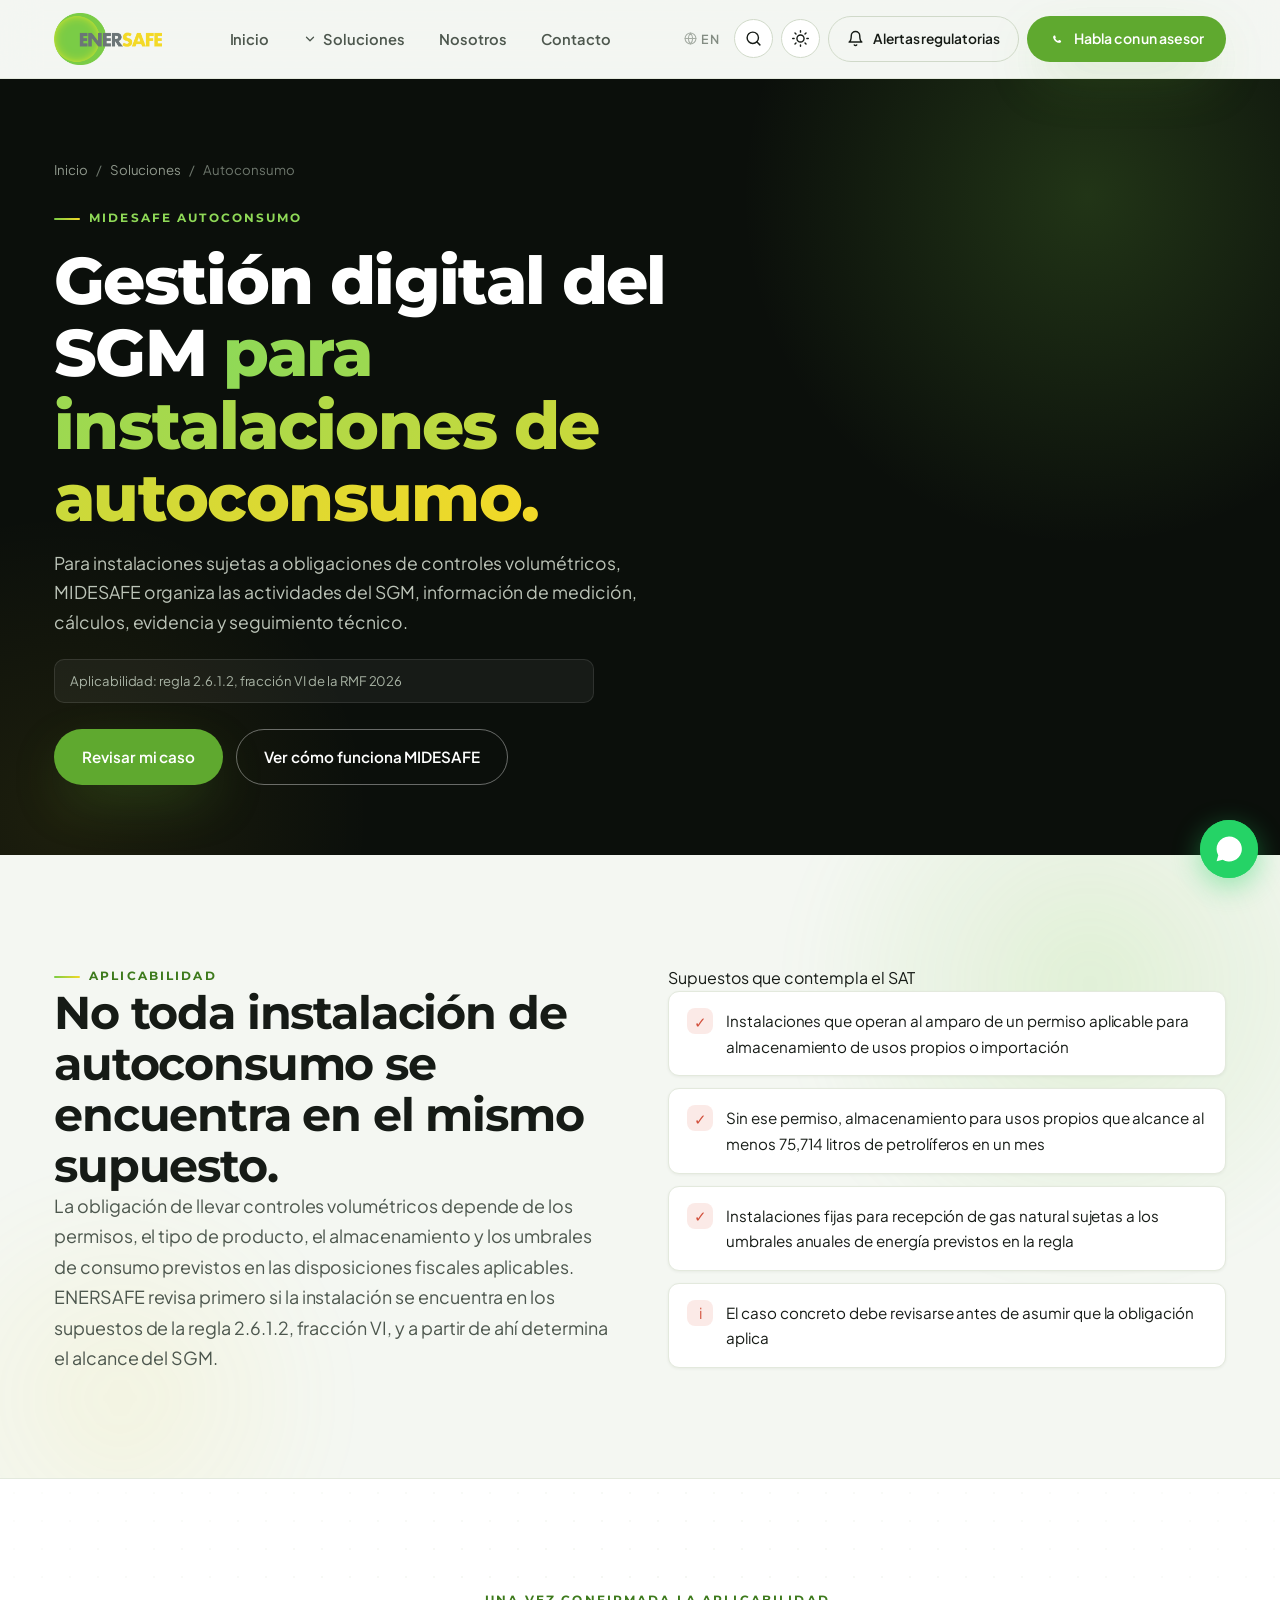
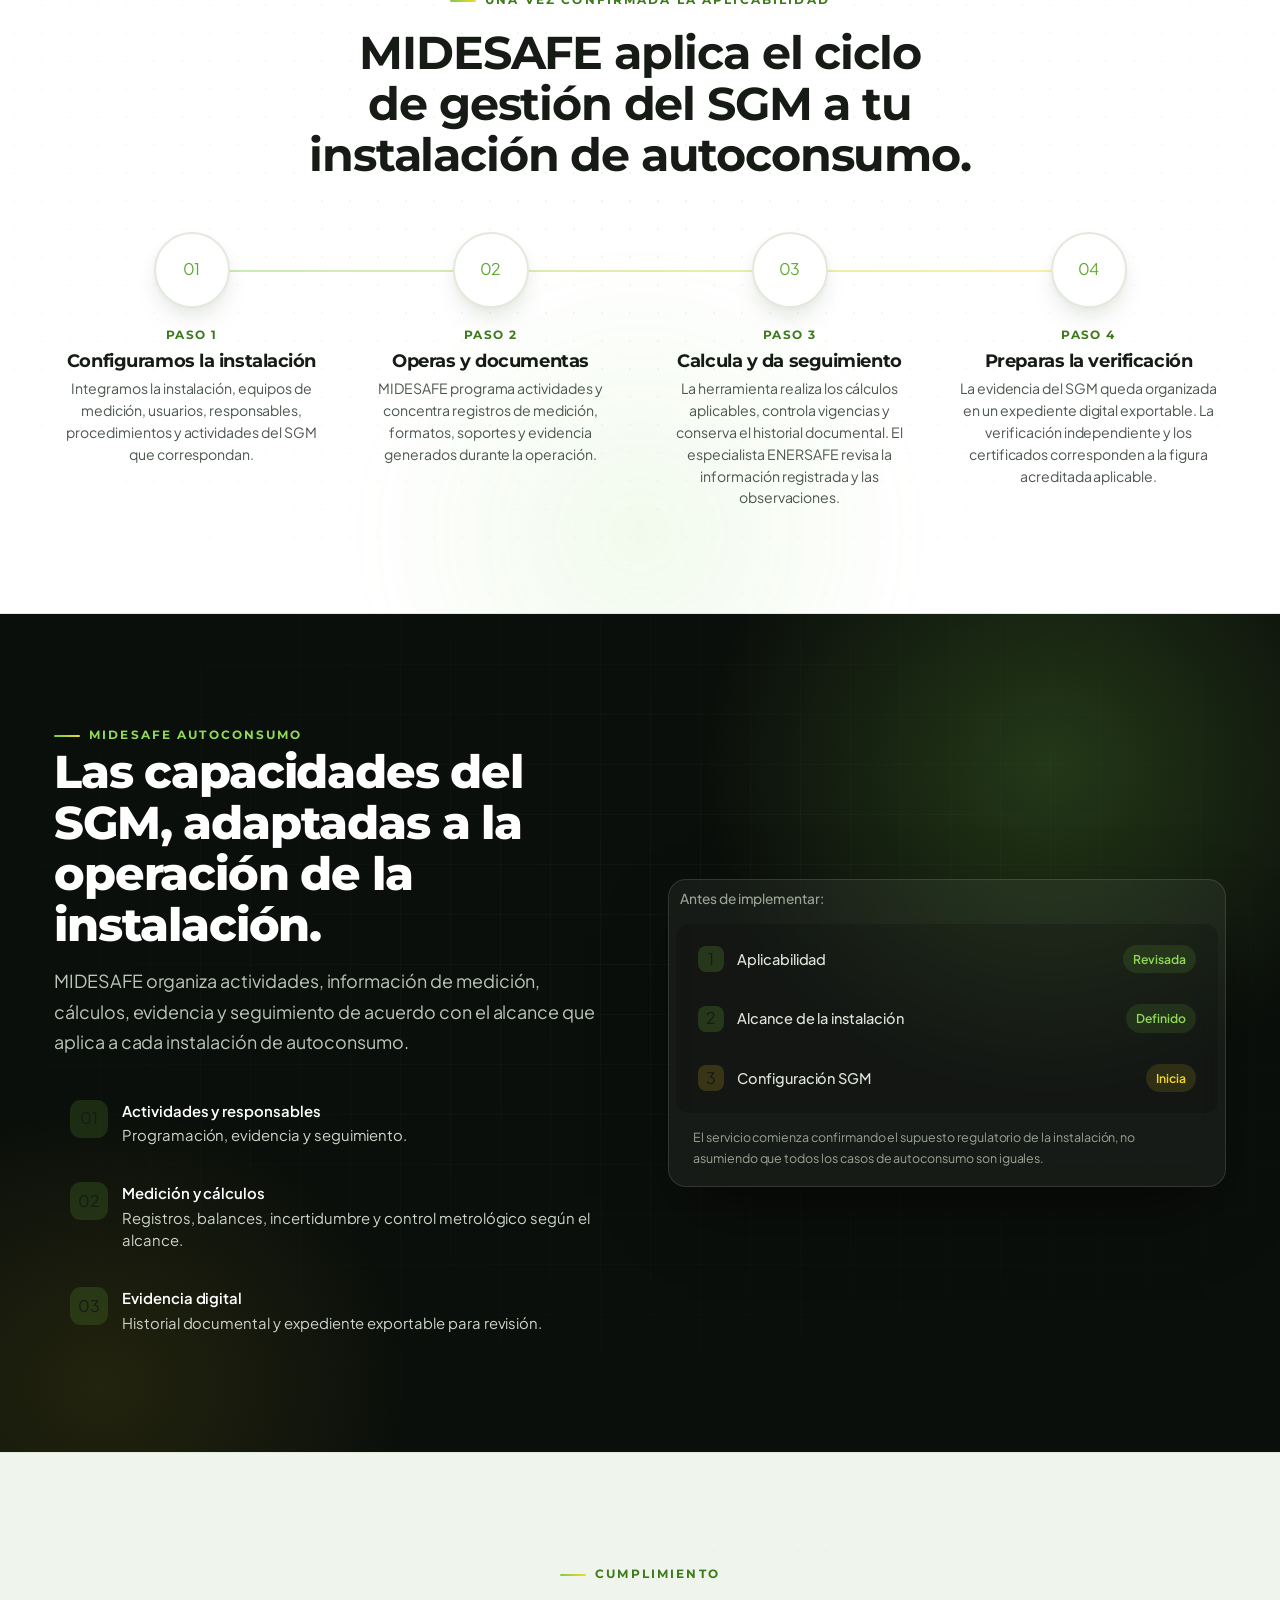
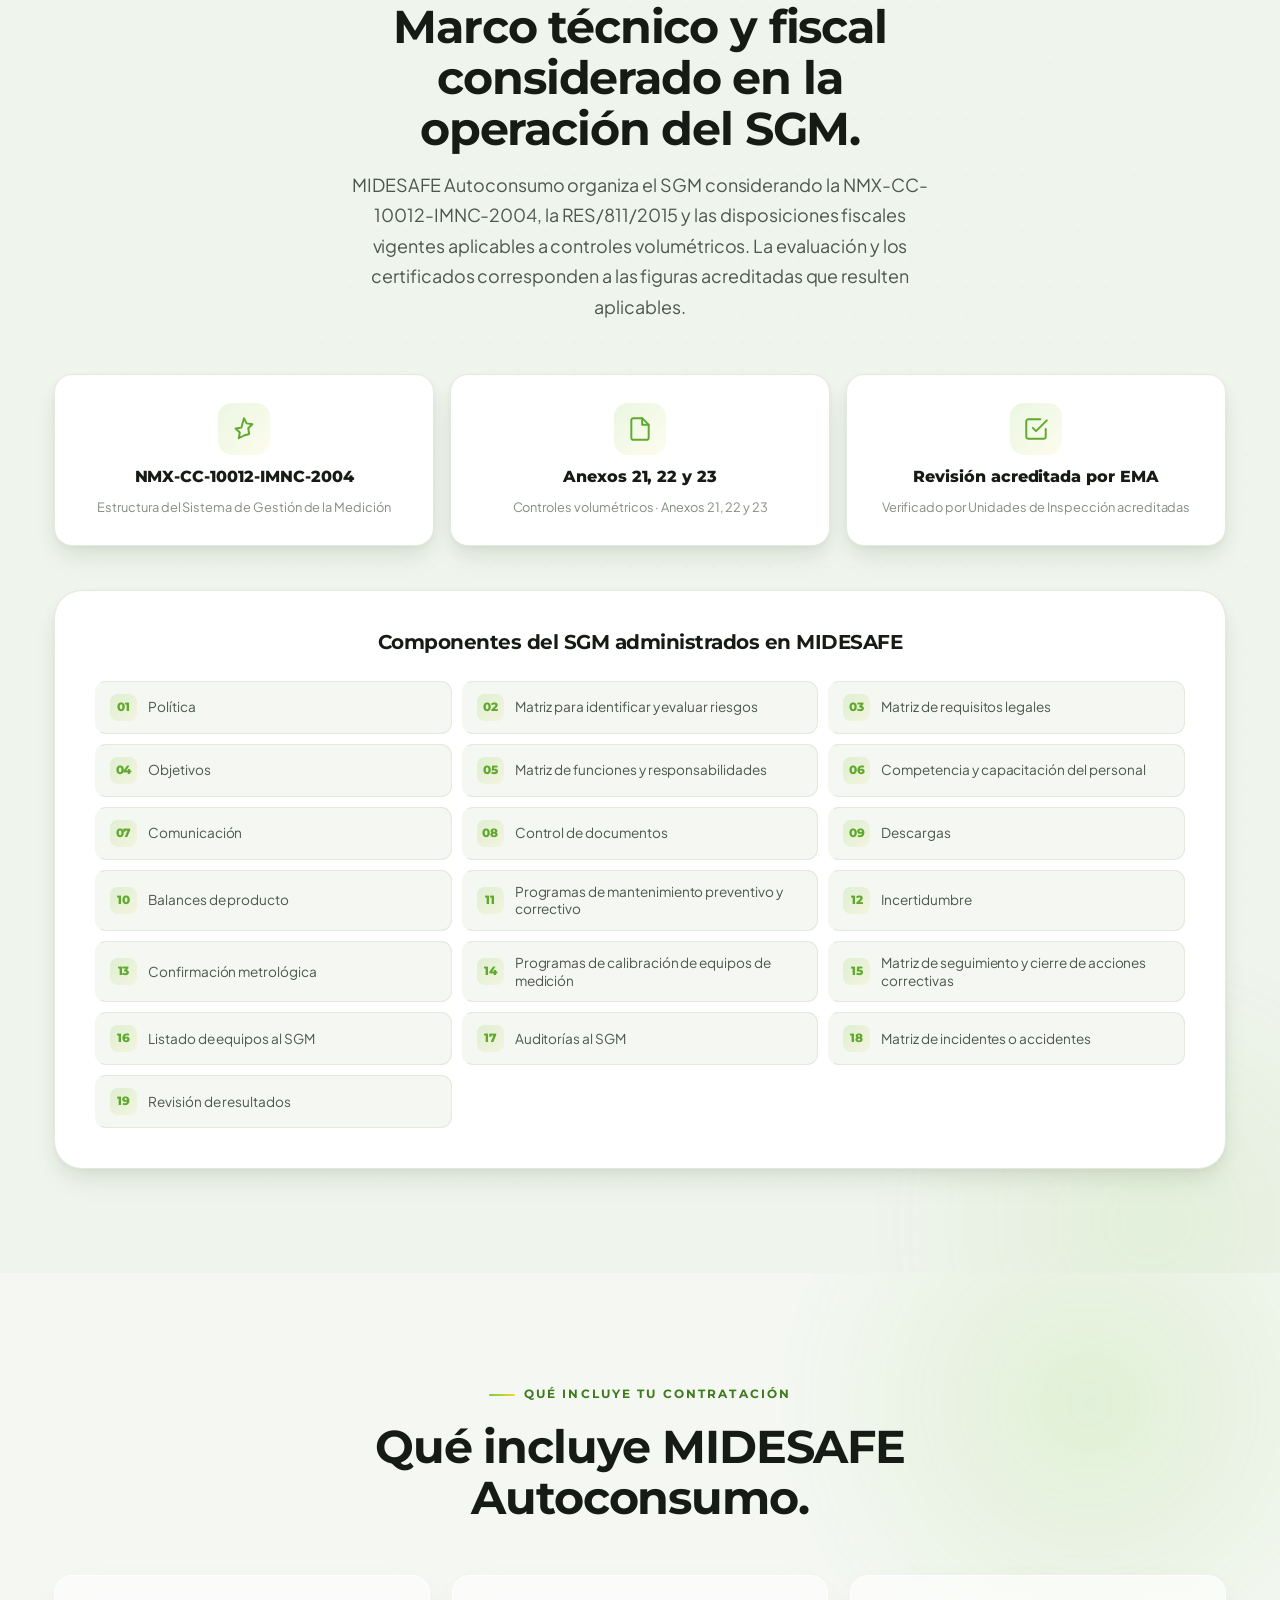
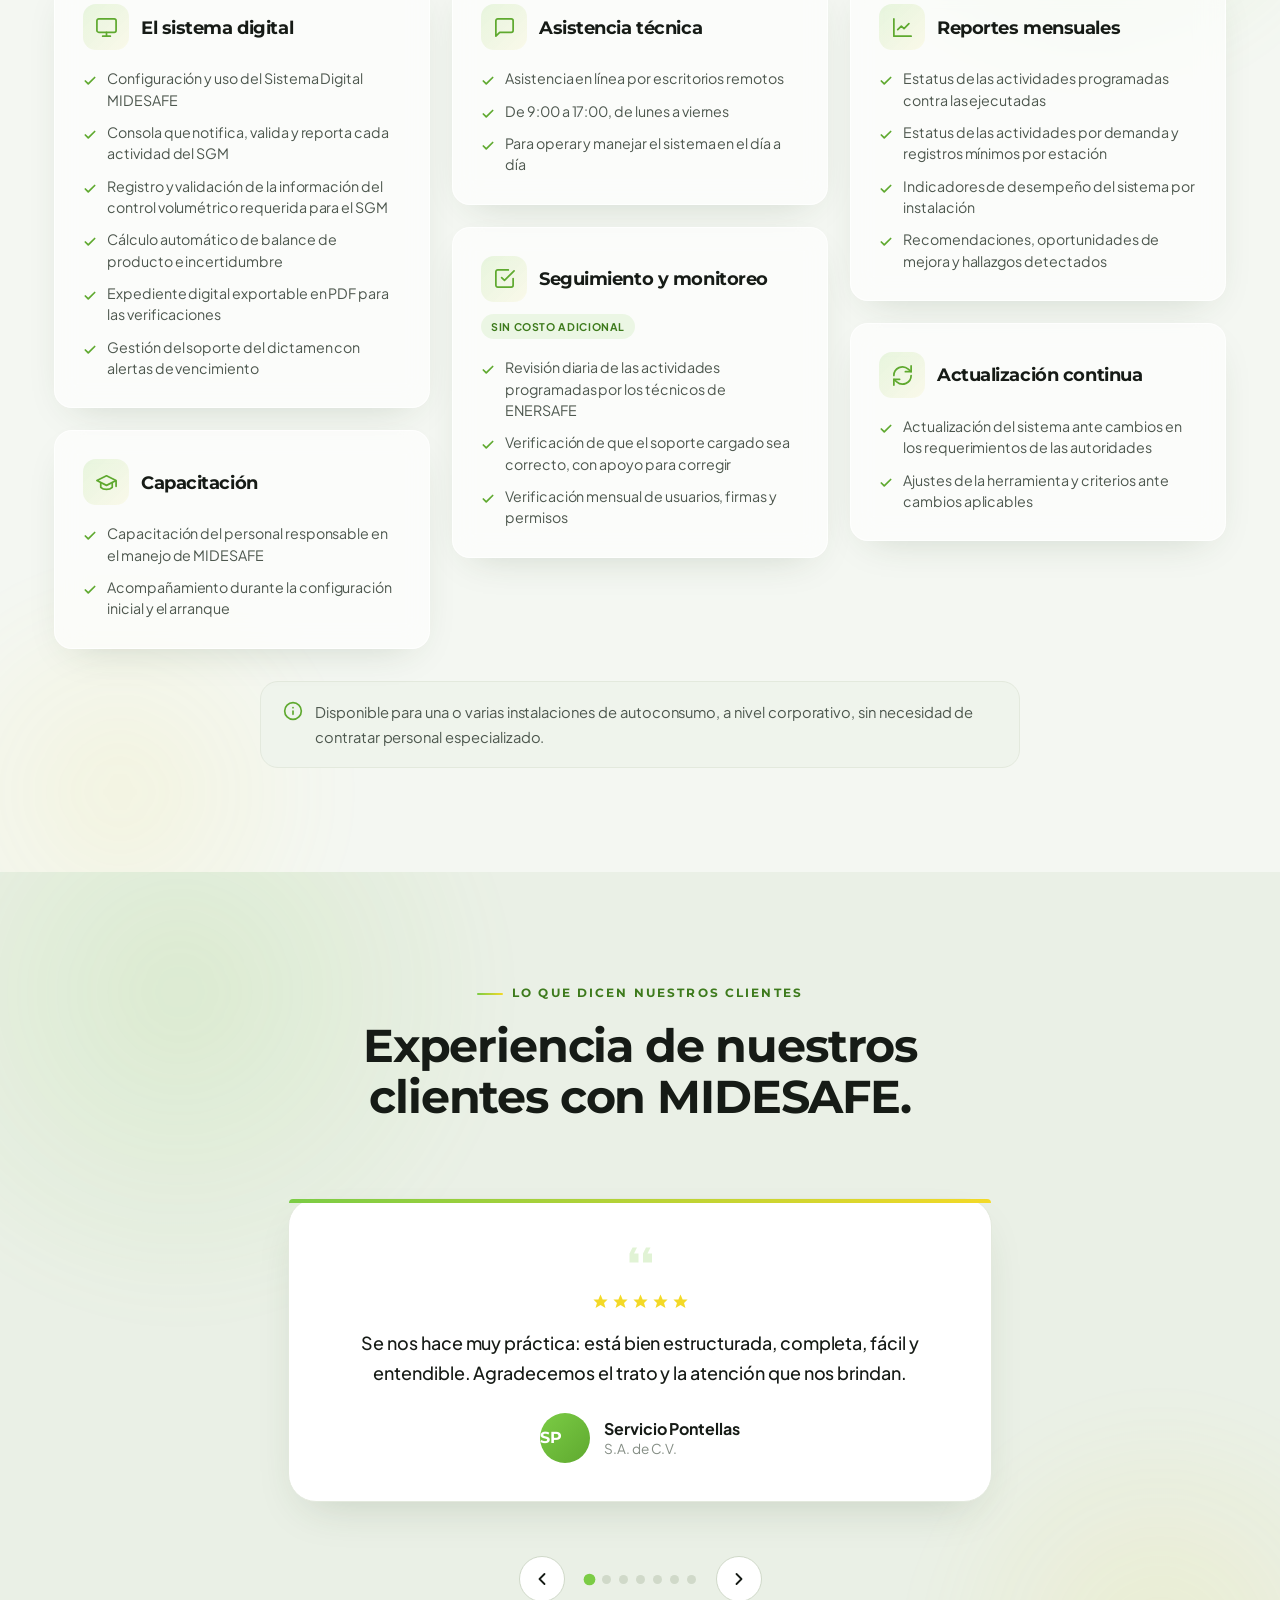
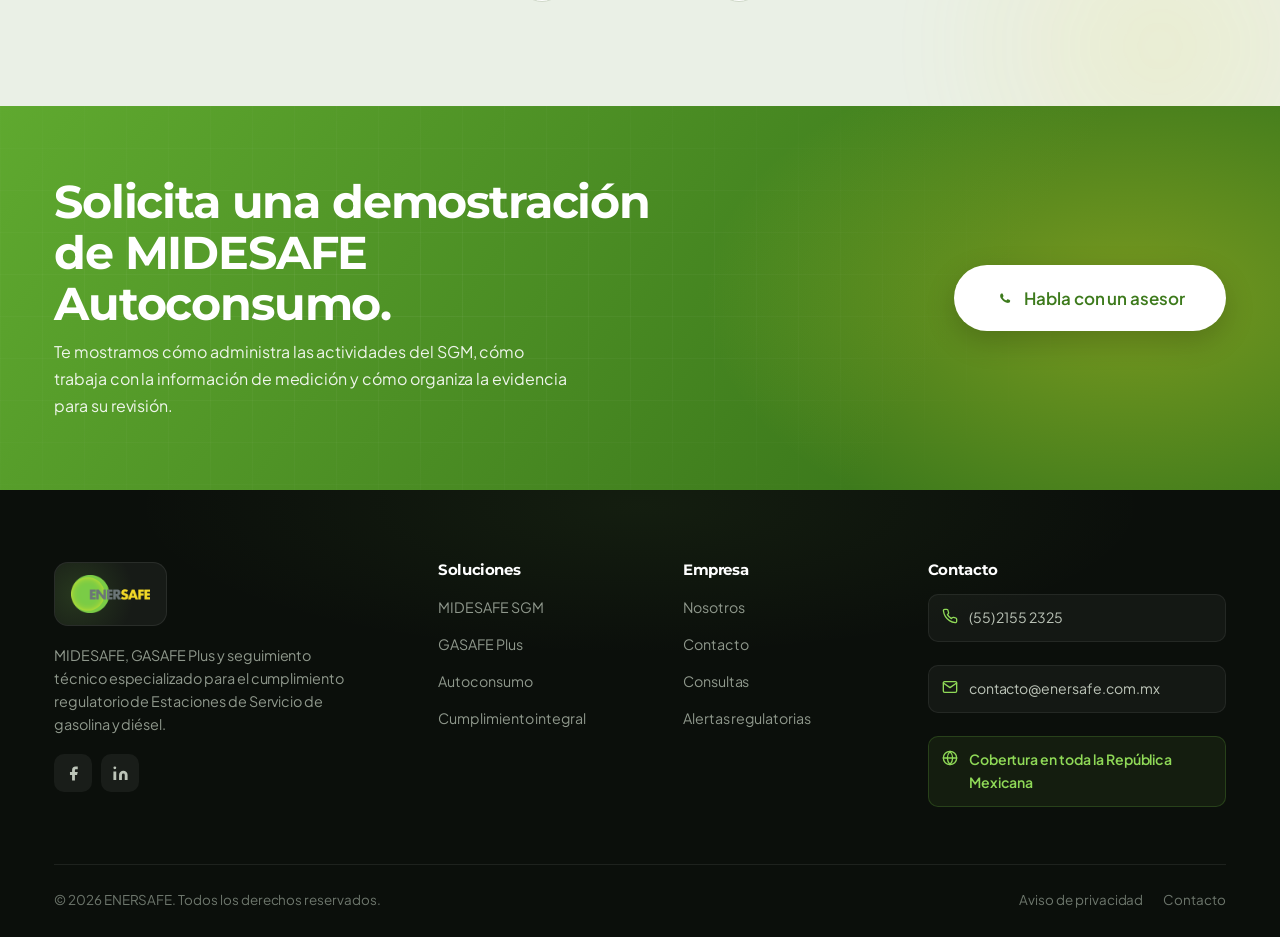
<file: autoconsumo.html>
<!DOCTYPE html>

<html lang="es">
<head>
<meta charset="utf-8"/>
<meta content="width=device-width, initial-scale=1.0" name="viewport"/>
<title>MIDESAFE Autoconsumo — SGM para instalaciones de autoconsumo | ENERSAFE</title>
<meta content="MIDESAFE Autoconsumo es el Sistema de Gestión de la Medición para instalaciones de autoconsumo, conforme a NMX-CC-10012-IMNC-2004 y a la Miscelánea Fiscal 2026, numeral 2.6.1.2, fracción VI. Se conecta con tu control volumétrico y arma el expediente para tu Certificado Anual de Cumplimiento." name="description"/>
<link href="https://enersafe.com.mx/autoconsumo.html" rel="canonical"/>
<link href="favicon.png" rel="icon" type="image/png"/>
<meta content="website" property="og:type"/>
<meta content="https://enersafe.com.mx/autoconsumo.html" property="og:url"/>
<meta content="MIDESAFE Autoconsumo — SGM para instalaciones de autoconsumo | ENERSAFE" property="og:title"/>
<meta content="Sistema de Gestión de la Medición para instalaciones de autoconsumo conforme a NMX-CC-10012-IMNC-2004 y Miscelánea Fiscal 2026, numeral 2.6.1.2, fracción VI." property="og:description"/>
<meta content="https://enersafe.com.mx/assets/og/enersafe-og.jpg" property="og:image"/>
<meta content="1200" property="og:image:width"/>
<meta content="630" property="og:image:height"/>
<meta content="es_MX" property="og:locale"/>
<meta content="ENERSAFE" property="og:site_name"/>
<meta content="summary_large_image" name="twitter:card"/>
<meta content="MIDESAFE Autoconsumo — SGM para instalaciones de autoconsumo | ENERSAFE" name="twitter:title"/>
<meta content="Sistema de Gestión de la Medición para instalaciones de autoconsumo conforme a NMX-CC-10012-IMNC-2004 y Miscelánea Fiscal 2026, numeral 2.6.1.2, fracción VI." name="twitter:description"/>
<meta content="https://enersafe.com.mx/assets/og/enersafe-og.jpg" name="twitter:image"/>
<script type="application/ld+json">
{"@context":"https://schema.org","@graph":[{"@type":"Organization","@id":"https://enersafe.com.mx/#organization","name":"ENERSAFE","url":"https://enersafe.com.mx","logo":{"@type":"ImageObject","url":"https://enersafe.com.mx/assets/enersafe-logo.png"},"telephone":"+52-55-2155-2325","email":"contacto@enersafe.com.mx"},{"@type":"WebPage","@id":"https://enersafe.com.mx/autoconsumo.html","url":"https://enersafe.com.mx/autoconsumo.html","name":"MIDESAFE Autoconsumo — Gestión digital del SGM"},{"@type":"Service","name":"MIDESAFE Autoconsumo","provider":{"@id":"https://enersafe.com.mx/#organization"},"serviceType":"Gestión digital del Sistema de Gestión de la Medición para instalaciones de autoconsumo","description":"Aplicación de MIDESAFE SGM a instalaciones de autoconsumo, con gestión de actividades, medición, cálculos, evidencia y seguimiento técnico."}]}
</script>
<link href="https://fonts.googleapis.com" rel="preconnect"/>
<link crossorigin="" href="https://fonts.gstatic.com" rel="preconnect"/>
<link href="https://fonts.googleapis.com/css2?family=Plus+Jakarta+Sans:wght@400;500;600;700;800&amp;family=Montserrat:wght@600;700;800&amp;display=swap" rel="stylesheet"/>
<link href="css/styles.css" rel="stylesheet"/>
</head>
<body>
<div class="scroll-progress" id="scrollProgress"></div>
<header id="siteHeader">
<nav class="nav">
<a aria-label="ENERSAFE inicio" class="brand" href="index.html"><img alt="ENERSAFE" src="assets/enersafe-logo.png"/></a>
<div class="nav-links">
<a data-en="Home" data-es="Inicio" href="index.html">Inicio</a>
<div class="nav-drop" id="navDrop">
<button data-en="Solutions" data-es="Soluciones" onclick="toggleDrop(event)">Soluciones
          <svg fill="none" stroke="currentColor" stroke-linecap="round" stroke-linejoin="round" stroke-width="2.2" viewbox="0 0 24 24"><polyline points="6 9 12 15 18 9"></polyline></svg>
</button>
<div class="drop-menu">
<a class="drop-item" href="midesafe-sgm.html">
<span class="di-ic"><svg fill="none" stroke="currentColor" stroke-linecap="round" stroke-linejoin="round" stroke-width="2" viewbox="0 0 24 24"><path d="M3 3v18h18"></path><path d="M18.7 8l-5.1 5.2-2.8-2.7L7 14.3"></path></svg></span>
<span class="di-tx"><span class="di-t">MIDESAFE SGM</span><span class="di-d" data-en="Measurement Management System · SAT" data-es="Sistema de Gestión de la Medición · SAT">Sistema de Gestión de la Medición · SAT</span></span>
</a>
<a class="drop-item" href="gasafe-plus.html">
<span class="di-ic"><svg fill="none" stroke="currentColor" stroke-linecap="round" stroke-linejoin="round" stroke-width="2" viewbox="0 0 24 24"><path d="M12 2l8 4v6c0 5-3.5 8-8 10-4.5-2-8-5-8-10V6l8-4z"></path><path d="M9 12l2 2 4-4"></path></svg></span>
<span class="di-tx"><span class="di-t">GASAFE Plus</span><span class="di-d" data-en="SASISOPA &amp; NOM-005 · ASEA" data-es="SASISOPA y NOM-005 · ASEA">SASISOPA y NOM-005 · ASEA</span></span>
</a>
<a class="drop-item" href="autoconsumo.html">
<span class="di-ic"><svg fill="none" stroke="currentColor" stroke-linecap="round" stroke-linejoin="round" stroke-width="2" viewbox="0 0 24 24"><path d="M14 16V4a2 2 0 0 0-2-2H4a2 2 0 0 0-2 2v11a1 1 0 0 0 1 1h2"></path><path d="M14 9h4l4 4v3a1 1 0 0 1-1 1h-1"></path><circle cx="7.5" cy="17.5" r="2.5"></circle><circle cx="17.5" cy="17.5" r="2.5"></circle></svg></span>
<span class="di-tx"><span class="di-t" data-en="Self-consumption" data-es="Autoconsumo">Autoconsumo</span><span class="di-d" data-en="Measurement management for self-consumption" data-es="Gestión de la medición para autoconsumo">Gestión de la medición para autoconsumo</span></span>
</a>
<div class="drop-sep"></div>
<a class="drop-item" href="servicios.html">
<span class="di-ic"><svg fill="none" stroke="currentColor" stroke-linecap="round" stroke-linejoin="round" stroke-width="2" viewbox="0 0 24 24"><path d="M14 2H6a2 2 0 0 0-2 2v16a2 2 0 0 0 2 2h12a2 2 0 0 0 2-2V8z"></path><polyline points="14 2 14 8 20 8"></polyline><line x1="9" x2="15" y1="15" y2="15"></line></svg></span>
<span class="di-tx"><span class="di-t" data-en="Full compliance" data-es="Cumplimiento integral">Cumplimiento integral</span><span class="di-d" data-en="Audits, registrations, licenses &amp; filings" data-es="Auditorías, registros, licencias y trámites">Auditorías, registros, licencias y trámites</span></span>
</a>
</div>
</div>
<a data-en="About" data-es="Nosotros" href="nosotros.html">Nosotros</a>
<a data-en="Contact" data-es="Contacto" href="contacto.html">Contacto</a>
</div>
<div class="nav-tools">
<button aria-label="Language / Idioma" class="lang-link" onclick="toggleLang()"><svg fill="none" stroke="currentColor" stroke-linecap="round" stroke-linejoin="round" stroke-width="2" viewbox="0 0 24 24"><circle cx="12" cy="12" r="10"></circle><line x1="2" x2="22" y1="12" y2="12"></line><path d="M12 2a15.3 15.3 0 0 1 4 10 15.3 15.3 0 0 1-4 10 15.3 15.3 0 0 1-4-10 15.3 15.3 0 0 1 4-10z"></path></svg><span class="lang-code">EN</span></button>
<button aria-label="Buscar" class="icon-btn" onclick="openSearch()">
<svg fill="none" stroke="currentColor" stroke-linecap="round" stroke-linejoin="round" stroke-width="2" viewbox="0 0 24 24"><circle cx="11" cy="11" r="8"></circle><line x1="21" x2="16.65" y1="21" y2="16.65"></line></svg>
</button>
<button aria-label="Tema" class="icon-btn" onclick="toggleTheme()">
<svg class="ic-sun" fill="none" stroke="currentColor" stroke-linecap="round" stroke-linejoin="round" stroke-width="2" viewbox="0 0 24 24"><circle cx="12" cy="12" r="5"></circle><line x1="12" x2="12" y1="1" y2="3"></line><line x1="12" x2="12" y1="21" y2="23"></line><line x1="4.22" x2="5.64" y1="4.22" y2="5.64"></line><line x1="18.36" x2="19.78" y1="18.36" y2="19.78"></line><line x1="1" x2="3" y1="12" y2="12"></line><line x1="21" x2="23" y1="12" y2="12"></line><line x1="4.22" x2="5.64" y1="19.78" y2="18.36"></line><line x1="18.36" x2="19.78" y1="5.64" y2="4.22"></line></svg>
<svg class="ic-moon" fill="none" stroke="currentColor" stroke-linecap="round" stroke-linejoin="round" stroke-width="2" style="display:none" viewbox="0 0 24 24"><path d="M21 12.79A9 9 0 1 1 11.21 3 7 7 0 0 0 21 12.79z"></path></svg>
</button>
<a class="btn btn-secondary nav-alerts" data-en="Regulatory alerts" data-es="Alertas regulatorias" href="index.html#alertas"><svg fill="none" stroke="currentColor" stroke-linecap="round" stroke-linejoin="round" stroke-width="2" viewbox="0 0 24 24"><path d="M18 8A6 6 0 0 0 6 8c0 7-3 9-3 9h18s-3-2-3-9"></path><path d="M13.73 21a2 2 0 0 1-3.46 0"></path></svg> Alertas regulatorias</a>
<a class="btn btn-primary nav-cta" data-en="Talk to an advisor" data-es="Habla con un asesor" href="https://wa.me/525610360614" rel="noopener" target="_blank"><svg fill="currentColor" style="width:16px;height:16px" viewbox="0 0 24 24"><path d="M17.5 14.4c-.3-.1-1.7-.8-2-.9-.3-.1-.5-.1-.7.1-.2.3-.7.9-.9 1.1-.2.2-.3.2-.6.1-.3-.1-1.2-.5-2.3-1.4-.9-.8-1.4-1.7-1.6-2-.2-.3 0-.5.1-.6.1-.1.3-.3.4-.5.1-.2.2-.3.3-.5.1-.2 0-.4 0-.5-.1-.1-.7-1.6-.9-2.2-.2-.6-.5-.5-.7-.5h-.6c-.2 0-.5.1-.8.4-.3.3-1 1-1 2.5s1.1 2.9 1.2 3.1c.1.2 2.1 3.2 5.1 4.5.7.3 1.3.5 1.7.6.7.2 1.4.2 1.9.1.6-.1 1.7-.7 1.9-1.4.2-.7.2-1.3.2-1.4-.1-.1-.3-.2-.6-.3z"></path></svg> Habla con un asesor</a>
<button aria-label="Menú" class="nav-toggle" onclick="toggleMobileNav()"><span></span><span></span><span></span></button>
</div>
</nav>
<div class="mobile-nav">
<a data-en="Home" data-es="Inicio" href="index.html">Inicio</a>
<a class="sub" href="midesafe-sgm.html">MIDESAFE SGM</a>
<a class="sub" href="gasafe-plus.html">GASAFE Plus</a>
<a class="sub" data-en="Self-consumption" data-es="Autoconsumo" href="autoconsumo.html">Autoconsumo</a>
<a class="sub" data-en="Full compliance" data-es="Cumplimiento integral" href="servicios.html">Cumplimiento integral</a>
<a data-en="About" data-es="Nosotros" href="nosotros.html">Nosotros</a>
<a data-en="Contact" data-es="Contacto" href="contacto.html">Contacto</a>
<a data-en="Talk to an advisor" data-es="Habla con un asesor" href="https://wa.me/525610360614" rel="noopener" target="_blank">Habla con un asesor</a>
</div>
</header>
<div class="search-overlay" id="searchOverlay">
<div class="search-box">
<div class="search-input-row">
<svg fill="none" stroke="currentColor" stroke-linecap="round" stroke-linejoin="round" stroke-width="2" viewbox="0 0 24 24"><circle cx="11" cy="11" r="8"></circle><line x1="21" x2="16.65" y1="21" y2="16.65"></line></svg>
<input autocomplete="off" id="searchInput" placeholder="Buscar ASEA, SAT, SASISOPA, dictamen, COA..." type="text"/>
<button aria-label="Cerrar" class="search-close" onclick="closeSearch()">×</button>
</div>
<div class="search-results" id="searchResults"></div>
</div>
</div>
<!-- ============================ ENCABEZADO DE PÁGINA ============================ -->
<section class="page-hero">
<div class="ph-mesh"></div><div class="wrap">
<div class="crumbs"><a data-en="Home" data-es="Inicio" href="index.html">Inicio</a> <span>/</span><a data-en="Solutions" data-es="Soluciones" href="servicios.html">Soluciones</a> <span>/</span><span data-en="Self-consumption" data-es="Autoconsumo">Autoconsumo</span></div>
<span class="eyebrow light">MIDESAFE Autoconsumo</span>
<h1 data-en="Digital SGM management &lt;span class='hl'&gt;for self-consumption facilities.&lt;/span&gt;" data-es="Gestión digital del SGM &lt;span class='hl'&gt;para instalaciones de autoconsumo.&lt;/span&gt;">Gestión digital del SGM <span class="hl">para instalaciones de autoconsumo.</span></h1>
<p data-en="For facilities subject to volumetric-control obligations, MIDESAFE organizes SGM activities, measurement information, calculations, evidence and technical follow-up." data-es="Para instalaciones sujetas a obligaciones de controles volumétricos, MIDESAFE organiza las actividades del SGM, información de medición, cálculos, evidencia y seguimiento técnico.">Para instalaciones sujetas a obligaciones de controles volumétricos, MIDESAFE organiza las actividades del SGM, información de medición, cálculos, evidencia y seguimiento técnico.</p>
<div class="ph-norm"><span data-en="Applicability: 2026 RMF rule 2.6.1.2, section VI" data-es="Aplicabilidad: regla 2.6.1.2, fracción VI de la RMF 2026">Aplicabilidad: regla 2.6.1.2, fracción VI de la RMF 2026</span></div>
<div class="ph-actions"><a class="btn btn-primary" data-en="Review my case" data-es="Revisar mi caso" href="https://wa.me/525610360614" rel="noopener" target="_blank">Revisar mi caso</a><a class="btn btn-secondary" data-en="See how MIDESAFE works" data-es="Ver cómo funciona MIDESAFE" href="#como">Ver cómo funciona MIDESAFE</a></div>
</div></section>
<!-- ============================ EL PROBLEMA QUE RESUELVE ============================ -->
<section class="section sols">
<div class="wrap"><div class="prob-layout">
<div class="reveal-l"><span class="eyebrow" data-en="Applicability" data-es="Aplicabilidad">Aplicabilidad</span><h2 data-en="Not every self-consumption facility falls under the same assumption." data-es="No toda instalación de autoconsumo se encuentra en el mismo supuesto.">No toda instalación de autoconsumo se encuentra en el mismo supuesto.</h2><p class="lead" data-en="The obligation to keep volumetric controls depends on the permits, type of product, storage and consumption thresholds established in the applicable tax rules. ENERSAFE first reviews whether the facility falls under rule 2.6.1.2, section VI, and from there determines the scope of the SGM." data-es="La obligación de llevar controles volumétricos depende de los permisos, el tipo de producto, el almacenamiento y los umbrales de consumo previstos en las disposiciones fiscales aplicables. ENERSAFE revisa primero si la instalación se encuentra en los supuestos de la regla 2.6.1.2, fracción VI, y a partir de ahí determina el alcance del SGM.">La obligación de llevar controles volumétricos depende de los permisos, el tipo de producto, el almacenamiento y los umbrales de consumo previstos en las disposiciones fiscales aplicables. ENERSAFE revisa primero si la instalación se encuentra en los supuestos de la regla 2.6.1.2, fracción VI, y a partir de ahí determina el alcance del SGM.</p></div>
<div class="reveal-r" data-delay="1"><span class="prob-label" data-en="Cases contemplated by the SAT" data-es="Supuestos que contempla el SAT">Supuestos que contempla el SAT</span><div class="prob-list">
<div class="prob-item"><span class="pi-x">✓</span><span data-en="Facilities operating under an applicable own-use storage or import permit" data-es="Instalaciones que operan al amparo de un permiso aplicable para almacenamiento de usos propios o importación">Instalaciones que operan al amparo de un permiso aplicable para almacenamiento de usos propios o importación</span></div>
<div class="prob-item"><span class="pi-x">✓</span><span data-en="Without such a permit, own-use storage that reaches at least 75,714 liters of petroleum products in one month" data-es="Sin ese permiso, almacenamiento para usos propios que alcance al menos 75,714 litros de petrolíferos en un mes">Sin ese permiso, almacenamiento para usos propios que alcance al menos 75,714 litros de petrolíferos en un mes</span></div>
<div class="prob-item"><span class="pi-x">✓</span><span data-en="Fixed natural-gas reception facilities subject to the annual energy thresholds established in the rule" data-es="Instalaciones fijas para recepción de gas natural sujetas a los umbrales anuales de energía previstos en la regla">Instalaciones fijas para recepción de gas natural sujetas a los umbrales anuales de energía previstos en la regla</span></div>
<div class="prob-item"><span class="pi-x">i</span><span data-en="The specific case must be reviewed before assuming the obligation" data-es="El caso concreto debe revisarse antes de asumir que la obligación aplica">El caso concreto debe revisarse antes de asumir que la obligación aplica</span></div>
</div></div>
</div></div></section>
<!-- ============================ CÓMO FUNCIONA (flujo de 4 pasos) ============================ -->
<section class="section how" id="como">
<div class="wrap"><div class="section-head center reveal"><span class="eyebrow" data-en="Once applicability is confirmed" data-es="Una vez confirmada la aplicabilidad">Una vez confirmada la aplicabilidad</span><h2 data-en="MIDESAFE applies the SGM service cycle to your self-consumption facility." data-es="MIDESAFE aplica el ciclo de gestión del SGM a tu instalación de autoconsumo.">MIDESAFE aplica el ciclo de gestión del SGM a tu instalación de autoconsumo.</h2></div>
<div class="flow"><div class="flow-line"></div>
<div class="flow-step reveal"><div class="fs-ic">01</div><span class="fs-step" data-en="Step 1" data-es="Paso 1">Paso 1</span><h3 data-en="We configure the facility" data-es="Configuramos la instalación">Configuramos la instalación</h3><p data-en="We integrate the facility, measurement equipment, users, responsible parties, procedures and SGM activities that apply." data-es="Integramos la instalación, equipos de medición, usuarios, responsables, procedimientos y actividades del SGM que correspondan.">Integramos la instalación, equipos de medición, usuarios, responsables, procedimientos y actividades del SGM que correspondan.</p></div>
<div class="flow-step reveal" data-delay="1"><div class="fs-ic">02</div><span class="fs-step" data-en="Step 2" data-es="Paso 2">Paso 2</span><h3 data-en="You operate and document" data-es="Operas y documentas">Operas y documentas</h3><p data-en="MIDESAFE schedules activities and brings together measurement records, forms, supporting documents and evidence generated during operation." data-es="MIDESAFE programa actividades y concentra registros de medición, formatos, soportes y evidencia generados durante la operación.">MIDESAFE programa actividades y concentra registros de medición, formatos, soportes y evidencia generados durante la operación.</p></div>
<div class="flow-step reveal" data-delay="2"><div class="fs-ic">03</div><span class="fs-step" data-en="Step 3" data-es="Paso 3">Paso 3</span><h3 data-en="It calculates and follows up" data-es="Calcula y da seguimiento">Calcula y da seguimiento</h3><p data-en="The tool performs the applicable calculations, controls validities and keeps the documentary history. The ENERSAFE specialist reviews recorded information and observations." data-es="La herramienta realiza los cálculos aplicables, controla vigencias y conserva el historial documental. El especialista ENERSAFE revisa la información registrada y las observaciones.">La herramienta realiza los cálculos aplicables, controla vigencias y conserva el historial documental. El especialista ENERSAFE revisa la información registrada y las observaciones.</p></div>
<div class="flow-step reveal" data-delay="3"><div class="fs-ic">04</div><span class="fs-step" data-en="Step 4" data-es="Paso 4">Paso 4</span><h3 data-en="You prepare the verification" data-es="Preparas la verificación">Preparas la verificación</h3><p data-en="The SGM evidence is organized in an exportable digital file. The independent verification and certificates correspond to the applicable accredited body." data-es="La evidencia del SGM queda organizada en un expediente digital exportable. La verificación independiente y los certificados corresponden a la figura acreditada aplicable.">La evidencia del SGM queda organizada en un expediente digital exportable. La verificación independiente y los certificados corresponden a la figura acreditada aplicable.</p></div>
</div></div></section>
<!-- ============================ CONEXIÓN CON CONTROL VOLUMÉTRICO ============================ -->
<section class="spec"><div class="spec-mesh"></div><div class="spec-grid-bg"></div><div class="wrap"><div class="spec-inner">
<div class="reveal-l"><span class="eyebrow light" data-en="MIDESAFE Self-consumption" data-es="MIDESAFE Autoconsumo">MIDESAFE Autoconsumo</span><h2 data-en="The same SGM capabilities, adapted to the facility's operation." data-es="Las capacidades del SGM, adaptadas a la operación de la instalación.">Las capacidades del SGM, adaptadas a la operación de la instalación.</h2><p class="lead" data-en="MIDESAFE organizes activities, measurement information, calculations, evidence and follow-up according to the scope that applies to each self-consumption facility." data-es="MIDESAFE organiza actividades, información de medición, cálculos, evidencia y seguimiento de acuerdo con el alcance que aplica a cada instalación de autoconsumo.">MIDESAFE organiza actividades, información de medición, cálculos, evidencia y seguimiento de acuerdo con el alcance que aplica a cada instalación de autoconsumo.</p>
<div class="spec-list"><div class="spec-item"><span class="ic">01</span><span class="tx"><b data-en="Activities and responsible parties" data-es="Actividades y responsables">Actividades y responsables</b><span data-en="Scheduling, evidence and follow-up." data-es="Programación, evidencia y seguimiento.">Programación, evidencia y seguimiento.</span></span></div><div class="spec-item"><span class="ic">02</span><span class="tx"><b data-en="Measurement and calculations" data-es="Medición y cálculos">Medición y cálculos</b><span data-en="Records, balances, uncertainty and metrological control according to scope." data-es="Registros, balances, incertidumbre y control metrológico según el alcance.">Registros, balances, incertidumbre y control metrológico según el alcance.</span></span></div><div class="spec-item"><span class="ic">03</span><span class="tx"><b data-en="Digital evidence" data-es="Evidencia digital">Evidencia digital</b><span data-en="Documentary history and exportable file for review." data-es="Historial documental y expediente exportable para revisión.">Historial documental y expediente exportable para revisión.</span></span></div></div></div>
<div class="reveal-r" data-delay="1"><div class="spec-panel"><p class="spec-panel-intro" data-en="Before implementation:" data-es="Antes de implementar:">Antes de implementar:</p><div class="sp-body"><div class="sp-row"><span class="sp-check ok">1</span><span class="lbl" data-en="Applicability" data-es="Aplicabilidad">Aplicabilidad</span><span class="val val-ok" data-en="Reviewed" data-es="Revisada">Revisada</span></div><div class="sp-row"><span class="sp-check ok">2</span><span class="lbl" data-en="Facility scope" data-es="Alcance de la instalación">Alcance de la instalación</span><span class="val val-ok" data-en="Defined" data-es="Definido">Definido</span></div><div class="sp-row"><span class="sp-check warn">3</span><span class="lbl" data-en="SGM setup" data-es="Configuración SGM">Configuración SGM</span><span class="val val-warn" data-en="Starts" data-es="Inicia">Inicia</span></div></div><div class="sp-foot"><span data-en="The service starts by confirming the facility's regulatory assumption, not by assuming that every self-consumption case is identical." data-es="El servicio comienza confirmando el supuesto regulatorio de la instalación, no asumiendo que todos los casos de autoconsumo son iguales.">El servicio comienza confirmando el supuesto regulatorio de la instalación, no asumiendo que todos los casos de autoconsumo son iguales.</span></div></div></div>
</div></div></section>
<!-- ============================ CUMPLIMIENTO CONFORME A LA NORMA ============================ -->
<section class="section deps">
<div class="wrap">
<div class="section-head center reveal">
<span class="eyebrow" data-en="Compliance" data-es="Cumplimiento">Cumplimiento</span>
<h2 data-en="Compliant with the SAT standard and verified by accredited units." data-es="Marco técnico y fiscal considerado en la operación del SGM.">Marco técnico y fiscal considerado en la operación del SGM.</h2>
<p class="lead" data-en="MIDESAFE Autoconsumo is built on the standard the SAT requires and undergoes review by accredited inspection units. The applicable scope must be reviewed for each case." data-es="MIDESAFE Autoconsumo organiza el SGM considerando la NMX-CC-10012-IMNC-2004, la RES/811/2015 y las disposiciones fiscales vigentes aplicables a controles volumétricos. La evaluación y los certificados corresponden a las figuras acreditadas que resulten aplicables." style="margin:0 auto">MIDESAFE Autoconsumo organiza el SGM considerando la NMX-CC-10012-IMNC-2004, la RES/811/2015 y las disposiciones fiscales vigentes aplicables a controles volumétricos. La evaluación y los certificados corresponden a las figuras acreditadas que resulten aplicables.</p>
</div>
<div class="seals reveal" data-delay="1">
<div class="seal"><span class="seal-ic"><svg fill="none" stroke="currentColor" stroke-linecap="round" stroke-linejoin="round" stroke-width="1.8" viewbox="0 0 24 24"><path d="M12 2l2.4 4.8 5.3.8-3.8 3.7.9 5.3L12 18l-4.8 2.5.9-5.3-3.8-3.7 5.3-.8z"></path></svg></span><span class="seal-t">NMX-CC-10012-IMNC-2004</span><span class="seal-d" data-en="Measurement Management System standard" data-es="Estructura del Sistema de Gestión de la Medición">Estructura del Sistema de Gestión de la Medición</span></div>
<div class="seal"><span class="seal-ic"><svg fill="none" stroke="currentColor" stroke-linecap="round" stroke-linejoin="round" stroke-width="1.8" viewbox="0 0 24 24"><path d="M14 2H6a2 2 0 0 0-2 2v16a2 2 0 0 0 2 2h12a2 2 0 0 0 2-2V8z"></path><polyline points="14 2 14 8 20 8"></polyline></svg></span><span class="seal-t" data-en="Annexes 21, 22 &amp; 23" data-es="Anexos 21, 22 y 23">Anexos 21, 22 y 23</span><span class="seal-d" data-en="SAT requirements (formerly 30, 31 &amp; 32)" data-es="Controles volumétricos · Anexos 21, 22 y 23">Controles volumétricos · Anexos 21, 22 y 23</span></div>
<div class="seal"><span class="seal-ic"><svg fill="none" stroke="currentColor" stroke-linecap="round" stroke-linejoin="round" stroke-width="1.8" viewbox="0 0 24 24"><path d="M9 11l3 3L22 4"></path><path d="M21 12v7a2 2 0 0 1-2 2H5a2 2 0 0 1-2-2V5a2 2 0 0 1 2-2h11"></path></svg></span><span class="seal-t" data-en="EMA-accredited review" data-es="Revisión acreditada por EMA">Revisión acreditada por EMA</span><span class="seal-d" data-en="Verified by accredited Inspection Units" data-es="Verificado por Unidades de Inspección acreditadas">Verificado por Unidades de Inspección acreditadas</span></div>
</div>
<div class="req-block reveal" data-delay="2">
<h3 class="req-title" data-en="The 19 SGM requirements MIDESAFE keeps in order" data-es="Componentes del SGM administrados en MIDESAFE">Componentes del SGM administrados en MIDESAFE</h3>
<div class="req-grid">
<div class="req"><span class="req-n">01</span><span data-en="Policy" data-es="Política">Política</span></div>
<div class="req"><span class="req-n">02</span><span data-en="Risk identification and evaluation matrix" data-es="Matriz para identificar y evaluar riesgos">Matriz para identificar y evaluar riesgos</span></div>
<div class="req"><span class="req-n">03</span><span data-en="Legal requirements matrix" data-es="Matriz de requisitos legales">Matriz de requisitos legales</span></div>
<div class="req"><span class="req-n">04</span><span data-en="Objectives" data-es="Objetivos">Objetivos</span></div>
<div class="req"><span class="req-n">05</span><span data-en="Roles and responsibilities matrix" data-es="Matriz de funciones y responsabilidades">Matriz de funciones y responsabilidades</span></div>
<div class="req"><span class="req-n">06</span><span data-en="Staff competence and training" data-es="Competencia y capacitación del personal">Competencia y capacitación del personal</span></div>
<div class="req"><span class="req-n">07</span><span data-en="Communication" data-es="Comunicación">Comunicación</span></div>
<div class="req"><span class="req-n">08</span><span data-en="Document control" data-es="Control de documentos">Control de documentos</span></div>
<div class="req"><span class="req-n">09</span><span data-en="Deliveries" data-es="Descargas">Descargas</span></div>
<div class="req"><span class="req-n">10</span><span data-en="Product balances" data-es="Balances de producto">Balances de producto</span></div>
<div class="req"><span class="req-n">11</span><span data-en="Preventive and corrective maintenance programs" data-es="Programas de mantenimiento preventivo y correctivo">Programas de mantenimiento preventivo y correctivo</span></div>
<div class="req"><span class="req-n">12</span><span data-en="Uncertainty" data-es="Incertidumbre">Incertidumbre</span></div>
<div class="req"><span class="req-n">13</span><span data-en="Metrological confirmation" data-es="Confirmación metrológica">Confirmación metrológica</span></div>
<div class="req"><span class="req-n">14</span><span data-en="Measuring equipment calibration programs" data-es="Programas de calibración de equipos de medición">Programas de calibración de equipos de medición</span></div>
<div class="req"><span class="req-n">15</span><span data-en="Corrective action tracking and closure matrix" data-es="Matriz de seguimiento y cierre de acciones correctivas">Matriz de seguimiento y cierre de acciones correctivas</span></div>
<div class="req"><span class="req-n">16</span><span data-en="SGM equipment list" data-es="Listado de equipos al SGM">Listado de equipos al SGM</span></div>
<div class="req"><span class="req-n">17</span><span data-en="SGM audits" data-es="Auditorías al SGM">Auditorías al SGM</span></div>
<div class="req"><span class="req-n">18</span><span data-en="Incident or accident matrix" data-es="Matriz de incidentes o accidentes">Matriz de incidentes o accidentes</span></div>
<div class="req"><span class="req-n">19</span><span data-en="Results review" data-es="Revisión de resultados">Revisión de resultados</span></div>
</div>
</div>
</div>
</section>
<!-- ============================ QUÉ INCLUYE ============================ -->
<section class="section sols">
<div class="wrap">
<div class="section-head center reveal">
<span class="eyebrow" data-en="What your subscription includes" data-es="Qué incluye tu contratación">Qué incluye tu contratación</span>
<h2 data-en="What MIDESAFE Self-consumption includes." data-es="Qué incluye MIDESAFE Autoconsumo.">Qué incluye MIDESAFE Autoconsumo.</h2>
</div>
<div class="incl-grid">
<div class="incl-card reveal">
<div class="incl-h"><span class="incl-ic"><svg fill="none" stroke="currentColor" stroke-linecap="round" stroke-linejoin="round" stroke-width="1.8" viewbox="0 0 24 24"><rect height="14" rx="2" width="20" x="2" y="3"></rect><line x1="8" x2="16" y1="21" y2="21"></line><line x1="12" x2="12" y1="17" y2="21"></line></svg></span><h3 data-en="The digital system" data-es="El sistema digital">El sistema digital</h3></div>
<ul>
<li data-en="Setup and use of the MIDESAFE Digital System" data-es="Configuración y uso del Sistema Digital MIDESAFE">Configuración y uso del Sistema Digital MIDESAFE</li>
<li data-en="Console that notifies, validates and reports every SGM activity" data-es="Consola que notifica, valida y reporta cada actividad del SGM">Consola que notifica, valida y reporta cada actividad del SGM</li>
<li data-en="Recording and validation of volumetric-control information required for the SGM" data-es="Registro y validación de la información del control volumétrico requerida para el SGM">Registro y validación de la información del control volumétrico requerida para el SGM</li>
<li data-en="Automatic calculation of product balance and uncertainty" data-es="Cálculo automático de balance de producto e incertidumbre">Cálculo automático de balance de producto e incertidumbre</li>
<li data-en="Digital file exportable to PDF for inspections" data-es="Expediente digital exportable en PDF para las verificaciones">Expediente digital exportable en PDF para las verificaciones</li>
<li data-en="Management of dictamen support with expiry alerts" data-es="Gestión del soporte del dictamen con alertas de vencimiento">Gestión del soporte del dictamen con alertas de vencimiento</li>
</ul>
</div>
<div class="incl-card reveal" data-delay="1">
<div class="incl-h"><span class="incl-ic"><svg fill="none" stroke="currentColor" stroke-linecap="round" stroke-linejoin="round" stroke-width="1.8" viewbox="0 0 24 24"><path d="M22 10v6M2 10l10-5 10 5-10 5z"></path><path d="M6 12v5c3 3 9 3 12 0v-5"></path></svg></span><h3 data-en="Training" data-es="Capacitación">Capacitación</h3></div>
<ul>
<li data-en="Training responsible staff in using MIDESAFE" data-es="Capacitación del personal responsable en el manejo de MIDESAFE">Capacitación del personal responsable en el manejo de MIDESAFE</li>
<li data-en="Support during initial setup and launch" data-es="Acompañamiento durante la configuración inicial y el arranque">Acompañamiento durante la configuración inicial y el arranque</li>
</ul>
</div>
<div class="incl-card reveal" data-delay="2">
<div class="incl-h"><span class="incl-ic"><svg fill="none" stroke="currentColor" stroke-linecap="round" stroke-linejoin="round" stroke-width="1.8" viewbox="0 0 24 24"><path d="M21 15a2 2 0 0 1-2 2H7l-4 4V5a2 2 0 0 1 2-2h14a2 2 0 0 1 2 2z"></path></svg></span><h3 data-en="Technical assistance" data-es="Asistencia técnica">Asistencia técnica</h3></div>
<ul>
<li data-en="Online assistance via remote desktops" data-es="Asistencia en línea por escritorios remotos">Asistencia en línea por escritorios remotos</li>
<li data-en="From 9:00 to 17:00, Monday to Friday" data-es="De 9:00 a 17:00, de lunes a viernes">De 9:00 a 17:00, de lunes a viernes</li>
<li data-en="To operate and manage the system day to day" data-es="Para operar y manejar el sistema en el día a día">Para operar y manejar el sistema en el día a día</li>
</ul>
</div>
<div class="incl-card reveal">
<div class="incl-h"><span class="incl-ic"><svg fill="none" stroke="currentColor" stroke-linecap="round" stroke-linejoin="round" stroke-width="1.8" viewbox="0 0 24 24"><path d="M9 11l3 3L22 4"></path><path d="M21 12v7a2 2 0 0 1-2 2H5a2 2 0 0 1-2-2V5a2 2 0 0 1 2-2h11"></path></svg></span><h3 data-en="Tracking and monitoring" data-es="Seguimiento y monitoreo">Seguimiento y monitoreo</h3><span class="incl-tag" data-en="No extra cost" data-es="Sin costo adicional">Sin costo adicional</span></div>
<ul>
<li data-en="Daily review of scheduled activities by ENERSAFE technicians" data-es="Revisión diaria de las actividades programadas por los técnicos de ENERSAFE">Revisión diaria de las actividades programadas por los técnicos de ENERSAFE</li>
<li data-en="Verification that uploaded support is correct, with help to fix it" data-es="Verificación de que el soporte cargado sea correcto, con apoyo para corregir">Verificación de que el soporte cargado sea correcto, con apoyo para corregir</li>
<li data-en="Monthly check of users, signatures and permits" data-es="Verificación mensual de usuarios, firmas y permisos">Verificación mensual de usuarios, firmas y permisos</li>
</ul>
</div>
<div class="incl-card reveal" data-delay="1">
<div class="incl-h"><span class="incl-ic"><svg fill="none" stroke="currentColor" stroke-linecap="round" stroke-linejoin="round" stroke-width="1.8" viewbox="0 0 24 24"><path d="M3 3v18h18"></path><path d="M18.7 8l-5.1 5.2-2.8-2.7L7 14.3"></path></svg></span><h3 data-en="Monthly reports" data-es="Reportes mensuales">Reportes mensuales</h3></div>
<ul>
<li data-en="Status of scheduled vs executed activities" data-es="Estatus de las actividades programadas contra las ejecutadas">Estatus de las actividades programadas contra las ejecutadas</li>
<li data-en="Status of on-demand activities and minimum records per station" data-es="Estatus de las actividades por demanda y registros mínimos por estación">Estatus de las actividades por demanda y registros mínimos por estación</li>
<li data-en="System performance indicators by facility" data-es="Indicadores de desempeño del sistema por instalación">Indicadores de desempeño del sistema por instalación</li>
<li data-en="Recommendations, improvement opportunities and findings" data-es="Recomendaciones, oportunidades de mejora y hallazgos detectados">Recomendaciones, oportunidades de mejora y hallazgos detectados</li>
</ul>
</div>
<div class="incl-card reveal" data-delay="2">
<div class="incl-h"><span class="incl-ic"><svg fill="none" stroke="currentColor" stroke-linecap="round" stroke-linejoin="round" stroke-width="1.8" viewbox="0 0 24 24"><path d="M21 2v6h-6"></path><path d="M3 12a9 9 0 0 1 15-6.7L21 8"></path><path d="M3 22v-6h6"></path><path d="M21 12a9 9 0 0 1-15 6.7L3 16"></path></svg></span><h3 data-en="Continuous updates" data-es="Actualización continua">Actualización continua</h3></div>
<ul>
<li data-en="System updates when authority requirements change" data-es="Actualización del sistema ante cambios en los requerimientos de las autoridades">Actualización del sistema ante cambios en los requerimientos de las autoridades</li>
<li data-en="Without you having to monitor the regulation yourself" data-es="Ajustes de la herramienta y criterios ante cambios aplicables">Ajustes de la herramienta y criterios ante cambios aplicables</li>
</ul>
</div>
</div>
<div class="incl-note reveal">
<svg fill="none" stroke="currentColor" stroke-linecap="round" stroke-linejoin="round" stroke-width="2" viewbox="0 0 24 24"><circle cx="12" cy="12" r="10"></circle><path d="M12 16v-4M12 8h.01"></path></svg>
<span data-en="Available for one or several self-consumption facilities, at a corporate level, with no need to hire specialized staff." data-es="Disponible para una o varias instalaciones de autoconsumo, a nivel corporativo, sin necesidad de contratar personal especializado.">Disponible para una o varias instalaciones de autoconsumo, a nivel corporativo, sin necesidad de contratar personal especializado.</span>
</div>
</div>
</section>
<!-- ============================ TESTIMONIOS ============================ -->
<section class="section testi">
<div class="wrap">
<div class="section-head center reveal">
<span class="eyebrow" data-en="What our clients say" data-es="Lo que dicen nuestros clientes">Lo que dicen nuestros clientes</span>
<h2 data-en="Our clients’ experience with MIDESAFE." data-es="Experiencia de nuestros clientes con MIDESAFE.">Experiencia de nuestros clientes con MIDESAFE.</h2>
</div>
<div class="testi-carousel reveal">
<div class="testi-track" id="testiTrack"></div>
<div class="testi-controls">
<button aria-label="Anterior" class="testi-arrow" onclick="testiPrev()"><svg fill="none" stroke="currentColor" stroke-linecap="round" stroke-linejoin="round" stroke-width="2.2" viewbox="0 0 24 24"><polyline points="15 18 9 12 15 6"></polyline></svg></button>
<div class="testi-dots" id="testiDots"></div>
<button aria-label="Siguiente" class="testi-arrow" onclick="testiNext()"><svg fill="none" stroke="currentColor" stroke-linecap="round" stroke-linejoin="round" stroke-width="2.2" viewbox="0 0 24 24"><polyline points="9 18 15 12 9 6"></polyline></svg></button>
</div>
</div>
</div>
</section>
<!-- ============================ CTA ============================ -->
<section class="cta">
<div class="wrap">
<div class="cta-inner">
<div class="reveal">
<h2 data-en="Request a MIDESAFE Autoconsumo demo." data-es="Solicita una demostración de MIDESAFE Autoconsumo.">Solicita una demostración de MIDESAFE Autoconsumo.</h2>
<p data-en="We'll show you live how it connects with your volumetric control and builds the file for your Annual Compliance Certificate." data-es="Te mostramos cómo administra las actividades del SGM, cómo trabaja con la información de medición y cómo organiza la evidencia para su revisión.">Te mostramos cómo administra las actividades del SGM, cómo trabaja con la información de medición y cómo organiza la evidencia para su revisión.</p>
</div>
<div class="cta-actions reveal" data-delay="1">
<a class="btn btn-primary btn-xl" data-en="Talk to an advisor" data-es="Habla con un asesor" href="https://wa.me/525610360614" rel="noopener" target="_blank"><svg fill="currentColor" viewbox="0 0 24 24"><path d="M17.5 14.4c-.3-.1-1.7-.8-2-.9-.3-.1-.5-.1-.7.1-.2.3-.7.9-.9 1.1-.2.2-.3.2-.6.1-.3-.1-1.2-.5-2.3-1.4-.9-.8-1.4-1.7-1.6-2-.2-.3 0-.5.1-.6.1-.1.3-.3.4-.5.1-.2.2-.3.3-.5.1-.2 0-.4 0-.5-.1-.1-.7-1.6-.9-2.2-.2-.6-.5-.5-.7-.5h-.6c-.2 0-.5.1-.8.4-.3.3-1 1-1 2.5s1.1 2.9 1.2 3.1c.1.2 2.1 3.2 5.1 4.5.7.3 1.3.5 1.7.6.7.2 1.4.2 1.9.1.6-.1 1.7-.7 1.9-1.4.2-.7.2-1.3.2-1.4-.1-.1-.3-.2-.6-.3z"></path></svg> Habla con un asesor</a>
</div>
</div>
</div>
</section>
<footer>
<div class="footer-glow"></div>
<div class="wrap">
<div class="f-grid">
<div class="f-brand">
<div class="f-logo"><img alt="ENERSAFE" src="assets/enersafe-logo.png"/></div>
<p data-en="MIDESAFE, GASAFE Plus and specialized technical follow-up for the regulatory compliance of gasoline and diesel service stations." data-es="MIDESAFE, GASAFE Plus y seguimiento técnico especializado para el cumplimiento regulatorio de Estaciones de Servicio de gasolina y diésel.">MIDESAFE, GASAFE Plus y seguimiento técnico especializado para el cumplimiento regulatorio de Estaciones de Servicio de gasolina y diésel.</p>
<div class="f-social">
<a aria-label="Facebook" href="#"><svg fill="currentColor" viewbox="0 0 24 24"><path d="M18 2h-3a5 5 0 0 0-5 5v3H7v4h3v8h4v-8h3l1-4h-4V7a1 1 0 0 1 1-1h3z"></path></svg></a>
<a aria-label="LinkedIn" href="#"><svg fill="currentColor" viewbox="0 0 24 24"><path d="M16 8a6 6 0 0 1 6 6v7h-4v-7a2 2 0 0 0-4 0v7h-4v-7a6 6 0 0 1 6-6zM2 9h4v12H2zM4 2a2 2 0 1 1 0 4 2 2 0 0 1 0-4z"></path></svg></a>
</div>
</div>
<div>
<h4 data-en="Solutions" data-es="Soluciones">Soluciones</h4>
<ul>
<li><a href="midesafe-sgm.html">MIDESAFE SGM</a></li>
<li><a href="gasafe-plus.html">GASAFE Plus</a></li>
<li><a data-en="Self-consumption" data-es="Autoconsumo" href="autoconsumo.html">Autoconsumo</a></li>
<li><a data-en="Full compliance" data-es="Cumplimiento integral" href="servicios.html">Cumplimiento integral</a></li>
</ul>
</div>
<div>
<h4 data-en="Company" data-es="Empresa">Empresa</h4>
<ul>
<li><a data-en="About" data-es="Nosotros" href="nosotros.html">Nosotros</a></li>
<li><a data-en="Contact" data-es="Contacto" href="contacto.html">Contacto</a></li>
<li><a data-en="FAQ" data-es="Consultas" href="preguntas-frecuentes.html">Consultas</a></li>
<li><a data-en="Regulatory alerts" data-es="Alertas regulatorias" href="index.html#alertas">Alertas regulatorias</a></li>
</ul>
</div>
<div class="f-contact-wrap">
<h4 data-en="Contact" data-es="Contacto">Contacto</h4>
<ul class="f-contact">
<li><svg fill="none" stroke="currentColor" stroke-linecap="round" stroke-linejoin="round" stroke-width="2" viewbox="0 0 24 24"><path d="M22 16.92v3a2 2 0 0 1-2.18 2 19.79 19.79 0 0 1-8.63-3.07 19.5 19.5 0 0 1-6-6 19.79 19.79 0 0 1-3.07-8.67A2 2 0 0 1 4.11 2h3a2 2 0 0 1 2 1.72c.13.96.36 1.9.7 2.81a2 2 0 0 1-.45 2.11L8.09 9.91a16 16 0 0 0 6 6l1.27-1.27a2 2 0 0 1 2.11-.45c.91.34 1.85.57 2.81.7A2 2 0 0 1 22 16.92z"></path></svg> (55) 2155 2325</li>
<li><svg fill="none" stroke="currentColor" stroke-linecap="round" stroke-linejoin="round" stroke-width="2" viewbox="0 0 24 24"><path d="M4 4h16a2 2 0 0 1 2 2v12a2 2 0 0 1-2 2H4a2 2 0 0 1-2-2V6a2 2 0 0 1 2-2z"></path><polyline points="22,6 12,13 2,6"></polyline></svg> contacto@enersafe.com.mx</li>
<li class="f-coverage"><svg fill="none" stroke="currentColor" stroke-linecap="round" stroke-linejoin="round" stroke-width="2" viewbox="0 0 24 24"><circle cx="12" cy="12" r="10"></circle><line x1="2" x2="22" y1="12" y2="12"></line><path d="M12 2a15.3 15.3 0 0 1 4 10 15.3 15.3 0 0 1-4 10 15.3 15.3 0 0 1-4-10 15.3 15.3 0 0 1 4-10z"></path></svg> <span data-en="Coverage across Mexico" data-es="Cobertura en toda la República Mexicana">Cobertura en toda la República Mexicana</span></li>
</ul>
</div>
</div>
<div class="f-bottom">
<span>© 2026 ENERSAFE. <span data-en="All rights reserved." data-es="Todos los derechos reservados.">Todos los derechos reservados.</span></span>
<div class="f-bottom-links">
<a data-en="Privacy notice" data-es="Aviso de privacidad" href="https://enersafe.com.mx/aviso.html">Aviso de privacidad</a>
<a data-en="Contact" data-es="Contacto" href="contacto.html">Contacto</a>
</div>
</div>
</div>
</footer>
<!-- ============================ WHATSAPP FLOTANTE ============================ -->
<a aria-label="WhatsApp" class="wa-float" href="https://wa.me/525610360614" rel="noopener" target="_blank">
<svg fill="currentColor" viewbox="0 0 24 24"><path d="M17.5 14.4c-.3-.1-1.7-.8-2-.9-.3-.1-.5-.1-.7.1-.2.3-.7.9-.9 1.1-.2.2-.3.2-.6.1-.3-.1-1.2-.5-2.3-1.4-.9-.8-1.4-1.7-1.6-2-.2-.3 0-.5.1-.6.1-.1.3-.3.4-.5.1-.2.2-.3.3-.5.1-.2 0-.4 0-.5-.1-.1-.7-1.6-.9-2.2-.2-.6-.5-.5-.7-.5h-.6c-.2 0-.5.1-.8.4-.3.3-1 1-1 2.5s1.1 2.9 1.2 3.1c.1.2 2.1 3.2 5.1 4.5.7.3 1.3.5 1.7.6.7.2 1.4.2 1.9.1.6-.1 1.7-.7 1.9-1.4.2-.7.2-1.3.2-1.4-.1-.1-.3-.2-.6-.3zM12 2a10 10 0 0 0-8.6 15l-1.3 4.8 4.9-1.3A10 10 0 1 0 12 2z"></path></svg>
</a>
<script src="js/site.js"></script>
<script type="application/ld+json">
{"@context":"https://schema.org","@type":"LocalBusiness","name":"ENERSAFE","url":"https://enersafe.com.mx","telephone":"+52-55-2155-2325","email":"contacto@enersafe.com.mx","address":{"@type":"PostalAddress","streetAddress":"Av. Homero 1422","addressLocality":"Polanco","addressRegion":"Ciudad de México","postalCode":"11550","addressCountry":"MX"},"openingHoursSpecification":[{"@type":"OpeningHoursSpecification","dayOfWeek":["Monday","Tuesday","Wednesday","Thursday","Friday"],"opens":"08:00","closes":"17:00"}],"description":"Empresa mexicana especializada en cumplimiento regulatorio para Estaciones de Servicio del Sector de Hidrocarburos."}
</script>
</body>
</html>
</file>
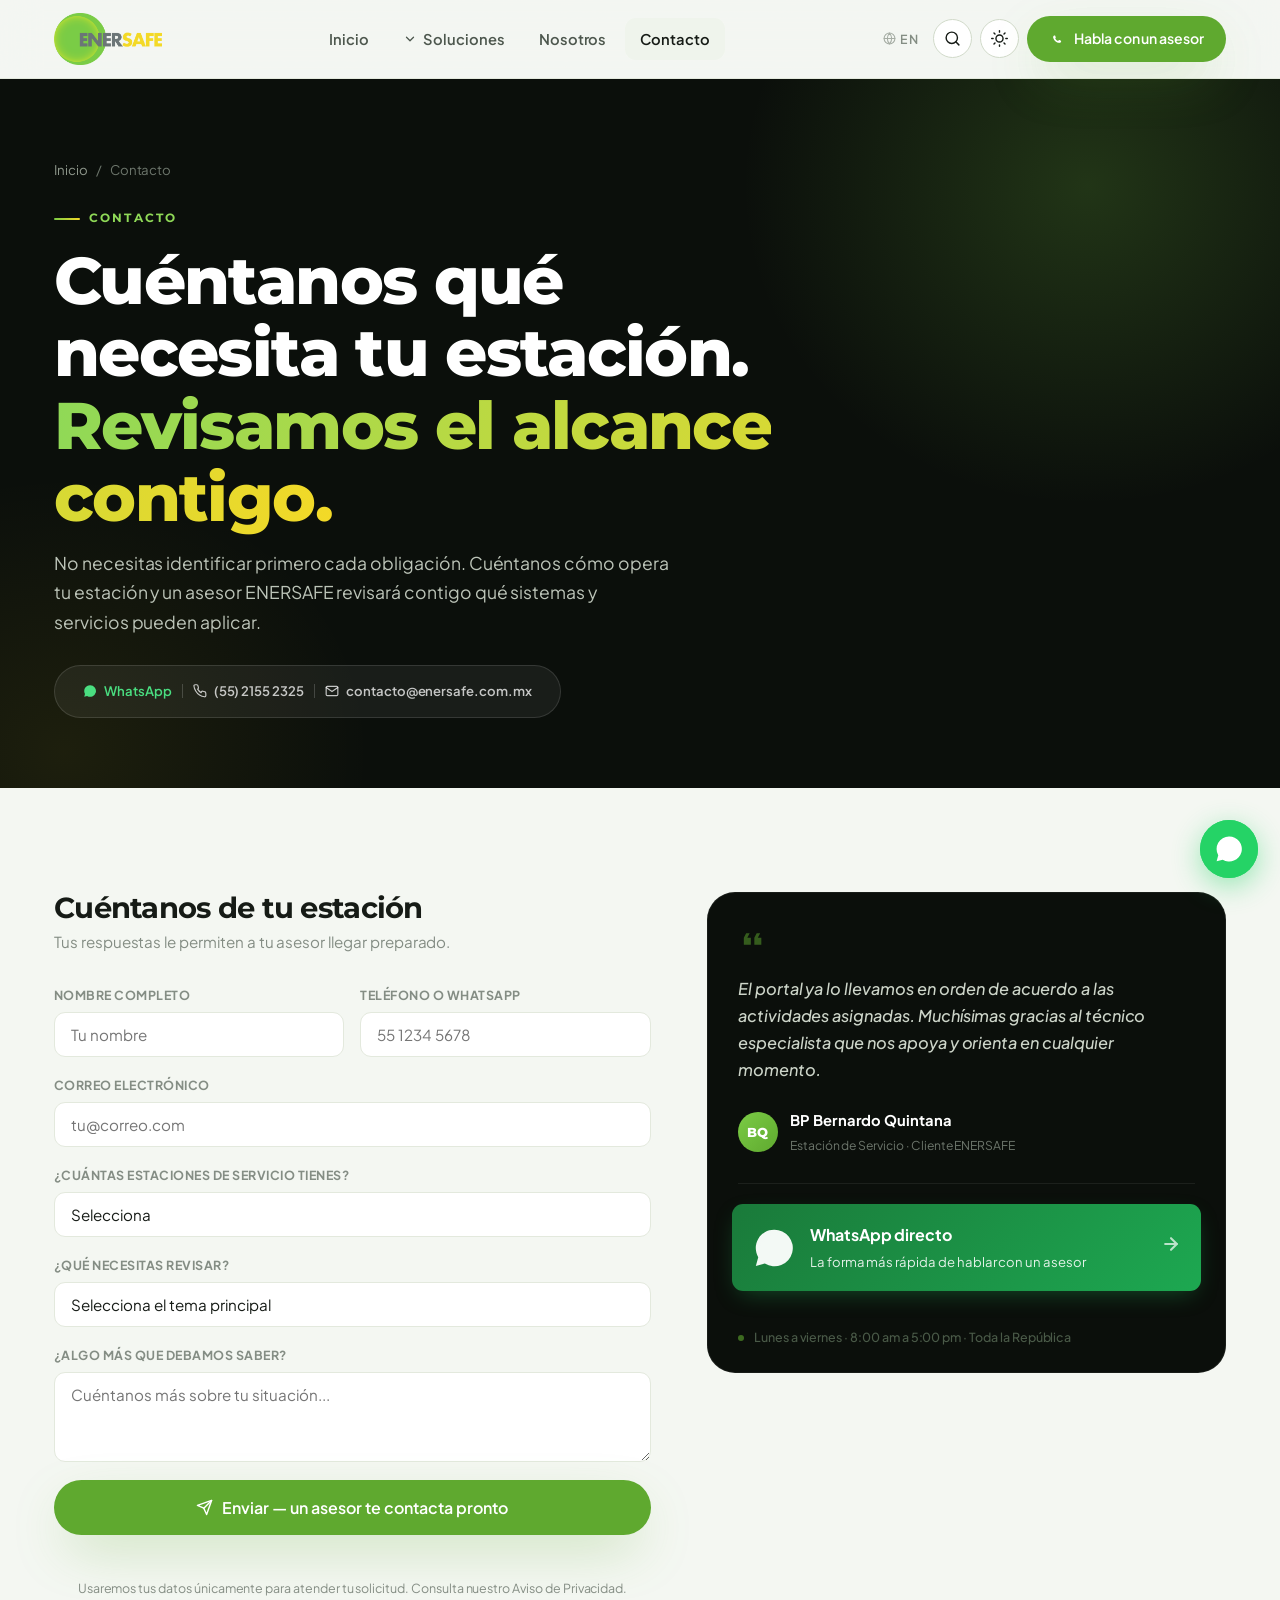
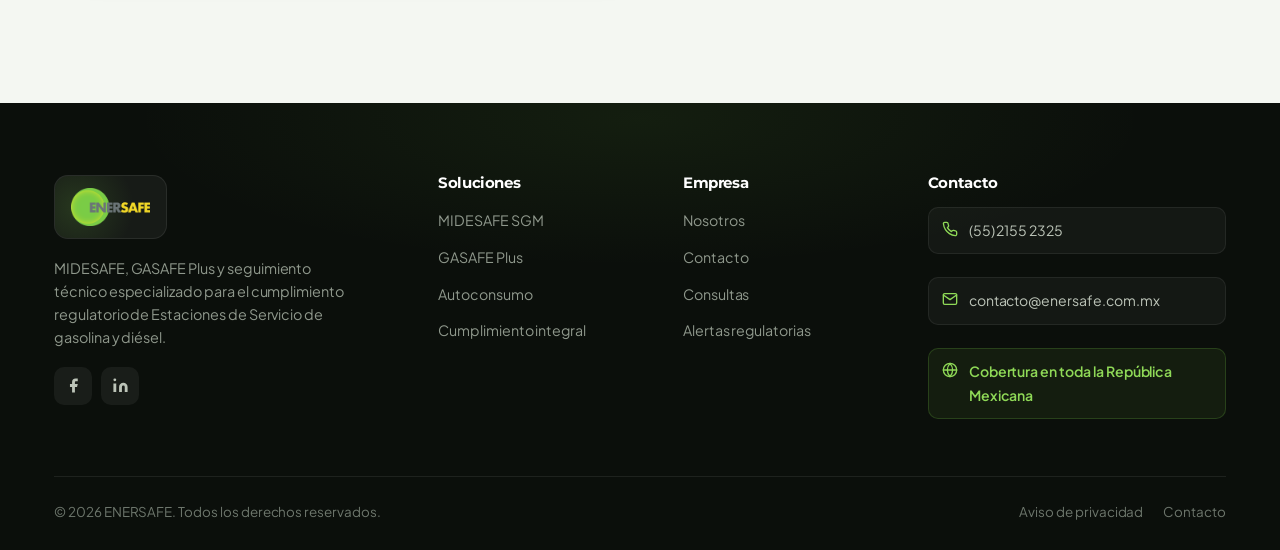
<file: contacto.html>
<!DOCTYPE html>

<html lang="es">
<head>
<meta charset="utf-8"/>
<meta content="width=device-width, initial-scale=1.0" name="viewport"/>
<title>Contacto — Habla con un asesor ENERSAFE | ENERSAFE</title>
<meta content="Habla con un asesor ENERSAFE. Cuéntanos de tu Estación de Servicio y te decimos exactamente qué te exige la normativa y cómo lo cubrimos. WhatsApp directo o formulario." name="description"/>
<link href="favicon.png" rel="icon" type="image/png"/>
<link href="https://enersafe.com.mx/contacto.html" rel="canonical"/>
<meta content="website" property="og:type"/>
<meta content="https://enersafe.com.mx/contacto.html" property="og:url"/>
<meta content="Contacto — Habla con un asesor ENERSAFE" property="og:title"/>
<meta content="Cuéntanos de tu estación. Un asesor te dice qué te exige la normativa y cómo lo cubrimos." property="og:description"/>
<meta content="https://enersafe.com.mx/assets/og/enersafe-og.jpg" property="og:image"/>
<meta content="1200" property="og:image:width"/>
<meta content="630" property="og:image:height"/>
<meta content="es_MX" property="og:locale"/>
<meta content="ENERSAFE" property="og:site_name"/>
<meta content="summary_large_image" name="twitter:card"/>
<script type="application/ld+json">
{"@context":"https://schema.org","@graph":[{"@type":"Organization","@id":"https://enersafe.com.mx/#organization","name":"ENERSAFE","url":"https://enersafe.com.mx","telephone":"+52-55-2155-2325","email":"contacto@enersafe.com.mx","address":{"@type":"PostalAddress","addressLocality":"Polanco","addressRegion":"Ciudad de México","postalCode":"11550","addressCountry":"MX"}},{"@type":"ContactPage","@id":"https://enersafe.com.mx/contacto.html","url":"https://enersafe.com.mx/contacto.html","name":"Contacto — ENERSAFE","isPartOf":{"@id":"https://enersafe.com.mx/#website"}},{"@type":"LocalBusiness","name":"ENERSAFE","url":"https://enersafe.com.mx","telephone":"+52-55-2155-2325","email":"contacto@enersafe.com.mx","address":{"@type":"PostalAddress","addressLocality":"Polanco","addressRegion":"Ciudad de México","postalCode":"11550","addressCountry":"MX"},"openingHoursSpecification":[{"@type":"OpeningHoursSpecification","dayOfWeek":["Monday","Tuesday","Wednesday","Thursday","Friday"],"opens":"08:00","closes":"17:00"}],"areaServed":{"@type":"Country","name":"México"}}]}
</script>
<link href="https://fonts.googleapis.com" rel="preconnect"/>
<link crossorigin="" href="https://fonts.gstatic.com" rel="preconnect"/>
<link href="https://fonts.googleapis.com/css2?family=Plus+Jakarta+Sans:wght@400;500;600;700;800&amp;family=Montserrat:wght@600;700;800&amp;display=swap" rel="stylesheet"/>
<link href="css/styles.css" rel="stylesheet"/>
</head>
<body>
<div class="scroll-progress" id="scrollProgress"></div>
<header id="siteHeader">
<nav class="nav">
<a aria-label="ENERSAFE inicio" class="brand" href="index.html"><img alt="ENERSAFE" src="assets/enersafe-logo.png"/></a>
<div class="nav-links">
<a data-en="Home" data-es="Inicio" href="index.html">Inicio</a>
<div class="nav-drop" id="navDrop">
<button data-en="Solutions" data-es="Soluciones" onclick="toggleDrop(event)">Soluciones
          <svg fill="none" stroke="currentColor" stroke-linecap="round" stroke-linejoin="round" stroke-width="2.2" viewbox="0 0 24 24"><polyline points="6 9 12 15 18 9"></polyline></svg>
</button>
<div class="drop-menu">
<a class="drop-item" href="midesafe-sgm.html">
<span class="di-ic"><svg fill="none" stroke="currentColor" stroke-linecap="round" stroke-linejoin="round" stroke-width="2" viewbox="0 0 24 24"><path d="M3 3v18h18"></path><path d="M18.7 8l-5.1 5.2-2.8-2.7L7 14.3"></path></svg></span>
<span class="di-tx"><span class="di-t">MIDESAFE SGM</span><span class="di-d" data-en="Measurement Management System · SAT" data-es="Sistema de Gestión de la Medición · SAT">Sistema de Gestión de la Medición · SAT</span></span>
</a>
<a class="drop-item" href="gasafe-plus.html">
<span class="di-ic"><svg fill="none" stroke="currentColor" stroke-linecap="round" stroke-linejoin="round" stroke-width="2" viewbox="0 0 24 24"><path d="M12 2l8 4v6c0 5-3.5 8-8 10-4.5-2-8-5-8-10V6l8-4z"></path><path d="M9 12l2 2 4-4"></path></svg></span>
<span class="di-tx"><span class="di-t">GASAFE Plus</span><span class="di-d" data-en="SASISOPA &amp; NOM-005 · ASEA" data-es="SASISOPA y NOM-005 · ASEA">SASISOPA y NOM-005 · ASEA</span></span>
</a>
<a class="drop-item" href="autoconsumo.html">
<span class="di-ic"><svg fill="none" stroke="currentColor" stroke-linecap="round" stroke-linejoin="round" stroke-width="2" viewbox="0 0 24 24"><path d="M14 16V4a2 2 0 0 0-2-2H4a2 2 0 0 0-2 2v11a1 1 0 0 0 1 1h2"></path><path d="M14 9h4l4 4v3a1 1 0 0 1-1 1h-1"></path><circle cx="7.5" cy="17.5" r="2.5"></circle><circle cx="17.5" cy="17.5" r="2.5"></circle></svg></span>
<span class="di-tx"><span class="di-t" data-en="Self-consumption" data-es="Autoconsumo">Autoconsumo</span><span class="di-d" data-en="Measurement management for self-consumption" data-es="Gestión de la medición para autoconsumo">Gestión de la medición para autoconsumo</span></span>
</a>
<div class="drop-sep"></div>
<a class="drop-item" href="servicios.html">
<span class="di-ic"><svg fill="none" stroke="currentColor" stroke-linecap="round" stroke-linejoin="round" stroke-width="2" viewbox="0 0 24 24"><path d="M14 2H6a2 2 0 0 0-2 2v16a2 2 0 0 0 2 2h12a2 2 0 0 0 2-2V8z"></path><polyline points="14 2 14 8 20 8"></polyline><line x1="9" x2="15" y1="15" y2="15"></line></svg></span>
<span class="di-tx"><span class="di-t" data-en="Full compliance" data-es="Cumplimiento integral">Cumplimiento integral</span><span class="di-d" data-en="Audits, registrations, licenses &amp; filings" data-es="Auditorías, registros, licencias y trámites">Auditorías, registros, licencias y trámites</span></span>
</a>
</div>
</div>
<a data-en="About" data-es="Nosotros" href="nosotros.html">Nosotros</a>
<a class="active" data-en="Contact" data-es="Contacto" href="contacto.html">Contacto</a>
</div>
<div class="nav-tools">
<button aria-label="Language / Idioma" class="lang-link" onclick="toggleLang()"><svg fill="none" stroke="currentColor" stroke-linecap="round" stroke-linejoin="round" stroke-width="2" viewbox="0 0 24 24"><circle cx="12" cy="12" r="10"></circle><line x1="2" x2="22" y1="12" y2="12"></line><path d="M12 2a15.3 15.3 0 0 1 4 10 15.3 15.3 0 0 1-4 10 15.3 15.3 0 0 1-4-10 15.3 15.3 0 0 1 4-10z"></path></svg><span class="lang-code">EN</span></button>
<button aria-label="Buscar" class="icon-btn" onclick="openSearch()"><svg fill="none" stroke="currentColor" stroke-linecap="round" stroke-linejoin="round" stroke-width="2" viewbox="0 0 24 24"><circle cx="11" cy="11" r="8"></circle><line x1="21" x2="16.65" y1="21" y2="16.65"></line></svg></button>
<button aria-label="Tema" class="icon-btn" onclick="toggleTheme()">
<svg class="ic-sun" fill="none" stroke="currentColor" stroke-linecap="round" stroke-linejoin="round" stroke-width="2" viewbox="0 0 24 24"><circle cx="12" cy="12" r="5"></circle><line x1="12" x2="12" y1="1" y2="3"></line><line x1="12" x2="12" y1="21" y2="23"></line><line x1="4.22" x2="5.64" y1="4.22" y2="5.64"></line><line x1="18.36" x2="19.78" y1="18.36" y2="19.78"></line><line x1="1" x2="3" y1="12" y2="12"></line><line x1="21" x2="23" y1="12" y2="12"></line><line x1="4.22" x2="5.64" y1="19.78" y2="18.36"></line><line x1="18.36" x2="19.78" y1="5.64" y2="4.22"></line></svg>
<svg class="ic-moon" fill="none" stroke="currentColor" stroke-linecap="round" stroke-linejoin="round" stroke-width="2" style="display:none" viewbox="0 0 24 24"><path d="M21 12.79A9 9 0 1 1 11.21 3 7 7 0 0 0 21 12.79z"></path></svg>
</button>
<a class="btn btn-primary nav-cta" data-en="Talk to an advisor" data-es="Habla con un asesor" href="https://wa.me/525610360614" rel="noopener" target="_blank"><svg fill="currentColor" style="width:16px;height:16px" viewbox="0 0 24 24"><path d="M17.5 14.4c-.3-.1-1.7-.8-2-.9-.3-.1-.5-.1-.7.1-.2.3-.7.9-.9 1.1-.2.2-.3.2-.6.1-.3-.1-1.2-.5-2.3-1.4-.9-.8-1.4-1.7-1.6-2-.2-.3 0-.5.1-.6.1-.1.3-.3.4-.5.1-.2.2-.3.3-.5.1-.2 0-.4 0-.5-.1-.1-.7-1.6-.9-2.2-.2-.6-.5-.5-.7-.5h-.6c-.2 0-.5.1-.8.4-.3.3-1 1-1 2.5s1.1 2.9 1.2 3.1c.1.2 2.1 3.2 5.1 4.5.7.3 1.3.5 1.7.6.7.2 1.4.2 1.9.1.6-.1 1.7-.7 1.9-1.4.2-.7.2-1.3.2-1.4-.1-.1-.3-.2-.6-.3z"></path></svg> Habla con un asesor</a>
<button aria-label="Menú" class="nav-toggle" onclick="toggleMobileNav()"><span></span><span></span><span></span></button>
</div>
</nav>
<div class="mobile-nav">
<a data-en="Home" data-es="Inicio" href="index.html">Inicio</a>
<a class="sub" href="midesafe-sgm.html">MIDESAFE SGM</a>
<a class="sub" href="gasafe-plus.html">GASAFE Plus</a>
<a class="sub" data-en="Full compliance" data-es="Cumplimiento integral" href="servicios.html">Cumplimiento integral</a>
<a data-en="About" data-es="Nosotros" href="nosotros.html">Nosotros</a>
<a data-en="FAQ" data-es="Consultas" href="preguntas-frecuentes.html">Consultas</a>
<a data-en="Contact" data-es="Contacto" href="contacto.html">Contacto</a>
<a data-en="Talk to an advisor" data-es="Habla con un asesor" href="https://wa.me/525610360614" rel="noopener" target="_blank">Habla con un asesor</a>
</div>
</header>
<div class="search-overlay" id="searchOverlay">
<div class="search-box">
<div class="search-input-row">
<svg fill="none" stroke="currentColor" stroke-linecap="round" stroke-linejoin="round" stroke-width="2" viewbox="0 0 24 24"><circle cx="11" cy="11" r="8"></circle><line x1="21" x2="16.65" y1="21" y2="16.65"></line></svg>
<input autocomplete="off" id="searchInput" placeholder="Buscar ASEA, SAT, SASISOPA, dictamen, COA..." type="text"/>
<button aria-label="Cerrar" class="search-close" onclick="closeSearch()">×</button>
</div>
<div class="search-results" id="searchResults"></div>
</div>
</div>
<!-- HERO — solo texto, sin tarjetas -->
<section class="page-hero">
<div class="ph-mesh"></div>
<div class="wrap">
<div class="crumbs">
<a data-en="Home" data-es="Inicio" href="index.html">Inicio</a> <span>/</span>
<span data-en="Contact" data-es="Contacto">Contacto</span>
</div>
<span class="eyebrow light" data-en="Contact" data-es="Contacto">Contacto</span>
<h1 data-en="Tell us what your station needs. &lt;span class='hl'&gt;We review the scope with you.&lt;/span&gt;" data-es="Cuéntanos qué necesita tu estación. &lt;span class='hl'&gt;Revisamos el alcance contigo.&lt;/span&gt;">Cuéntanos qué necesita tu estación. <span class="hl">Revisamos el alcance contigo.</span></h1>
<p data-en="You do not need to identify every obligation first. Tell us how your station operates and an ENERSAFE advisor will review which systems and services may apply." data-es="No necesitas identificar primero cada obligación. Cuéntanos cómo opera tu estación y un asesor ENERSAFE revisará contigo qué sistemas y servicios pueden aplicar.">No necesitas identificar primero cada obligación. Cuéntanos cómo opera tu estación y un asesor ENERSAFE revisará contigo qué sistemas y servicios pueden aplicar.</p>
<!-- Barra de acceso rápido — discreta, una sola línea -->
<div class="ctc-quickbar">
<a class="ctc-qb-item ctc-qb-wa" href="https://wa.me/525610360614" rel="noopener" target="_blank">
<svg fill="currentColor" viewbox="0 0 24 24"><path d="M17.5 14.4c-.3-.1-1.7-.8-2-.9-.3-.1-.5-.1-.7.1-.2.3-.7.9-.9 1.1-.2.2-.3.2-.6.1-.3-.1-1.2-.5-2.3-1.4-.9-.8-1.4-1.7-1.6-2-.2-.3 0-.5.1-.6.1-.1.3-.3.4-.5.1-.2.2-.3.3-.5.1-.2 0-.4 0-.5-.1-.1-.7-1.6-.9-2.2-.2-.6-.5-.5-.7-.5h-.6c-.2 0-.5.1-.8.4-.3.3-1 1-1 2.5s1.1 2.9 1.2 3.1c.1.2 2.1 3.2 5.1 4.5.7.3 1.3.5 1.7.6.7.2 1.4.2 1.9.1.6-.1 1.7-.7 1.9-1.4.2-.7.2-1.3.2-1.4-.1-.1-.3-.2-.6-.3zM12 2a10 10 0 0 0-8.6 15l-1.3 4.8 4.9-1.3A10 10 0 1 0 12 2z"></path></svg>
<span data-en="WhatsApp" data-es="WhatsApp">WhatsApp</span>
</a>
<span class="ctc-qb-sep"></span>
<a class="ctc-qb-item" href="tel:+525521552325">
<svg fill="none" stroke="currentColor" stroke-linecap="round" stroke-linejoin="round" stroke-width="2" viewbox="0 0 24 24"><path d="M22 16.92v3a2 2 0 0 1-2.18 2 19.79 19.79 0 0 1-8.63-3.07A19.5 19.5 0 0 1 4.69 12 19.79 19.79 0 0 1 1.6 3.42 2 2 0 0 1 3.54 1.25h3a2 2 0 0 1 2 1.72c.127.96.361 1.903.7 2.81a2 2 0 0 1-.45 2.11L7.91 8.81a16 16 0 0 0 6 6l.91-1.91a2 2 0 0 1 2.11-.45c.907.339 1.85.573 2.81.7A2 2 0 0 1 21.73 15z"></path></svg>
<span>(55) 2155 2325</span>
</a>
<span class="ctc-qb-sep"></span>
<a class="ctc-qb-item" href="mailto:contacto@enersafe.com.mx">
<svg fill="none" stroke="currentColor" stroke-linecap="round" stroke-linejoin="round" stroke-width="2" viewbox="0 0 24 24"><path d="M4 4h16a2 2 0 0 1 2 2v12a2 2 0 0 1-2 2H4a2 2 0 0 1-2-2V6a2 2 0 0 1 2-2z"></path><polyline points="22,6 12,13 2,6"></polyline></svg>
<span>contacto@enersafe.com.mx</span>
</a>
</div>
</div>
</section>
<!-- CUERPO: formulario + lateral -->
<section class="section ctc-main" id="forma" style="background:var(--bg);">
<div class="wrap">
<div class="ctc-layout">
<!-- FORMULARIO -->
<div class="ctc-form-wrap reveal-l">
<h2 data-en="Tell us about your station" data-es="Cuéntanos de tu estación">Cuéntanos de tu estación</h2>
<p class="ctc-sub" data-en="Your answers let your advisor arrive prepared." data-es="Tus respuestas le permiten a tu asesor llegar preparado.">Tus respuestas le permiten a tu asesor llegar preparado.</p>
<form action="https://formspree.io/f/xjgdpyvw" class="ctc-form" id="contactForm" method="POST">
<div class="ctc-row">
<div class="ctc-field">
<label data-en="Full name" data-es="Nombre completo">Nombre completo</label>
<input name="nombre" placeholder="Tu nombre" required="" type="text"/>
</div>
<div class="ctc-field">
<label data-en="Phone or WhatsApp" data-es="Teléfono o WhatsApp">Teléfono o WhatsApp</label>
<input name="telefono" placeholder="55 1234 5678" type="tel"/>
</div>
</div>
<div class="ctc-field">
<label data-en="Email address" data-es="Correo electrónico">Correo electrónico</label>
<input name="email" placeholder="tu@correo.com" required="" type="email"/>
</div>
<div class="ctc-field">
<label data-en="How many service stations do you have?" data-es="¿Cuántas estaciones de servicio tienes?">¿Cuántas estaciones de servicio tienes?</label>
<select name="estaciones">
<option disabled="" selected="" value="">Selecciona</option>
<option value="1">1 estación</option>
<option value="2-5">2 a 5 estaciones</option>
<option value="6+">Más de 5 estaciones</option>
<option value="autoconsumo">Instalación de autoconsumo</option>
</select>
</div>
<div class="ctc-field">
<label data-en="What do you need to review?" data-es="¿Qué necesitas revisar?">¿Qué necesitas revisar?</label>
<select name="tema">
<option disabled="" selected="" value="">Selecciona el tema principal</option>
<option value="SAT-SGM">SGM y controles volumétricos (SAT)</option>
<option value="SASISOPA">Mi SASISOPA ante la ASEA</option>
<option value="NOM-005">NOM-005-ASEA-2016</option>
<option value="Ambiental">Trámites ambientales (SEMARNAT, CONAGUA)</option>
<option value="STPS">Seguridad e higiene (STPS)</option>
<option value="Civil">Protección Civil</option>
<option value="CNE">Permiso CNE</option>
<option value="Todo">Necesito un diagnóstico completo</option>
</select>
</div>
<div class="ctc-field">
<label data-en="Anything else we should know?" data-es="¿Algo más que debamos saber?">¿Algo más que debamos saber?</label>
<textarea name="mensaje" placeholder="Cuéntanos más sobre tu situación..." rows="3"></textarea>
</div>
<input name="_subject" type="hidden" value="Nuevo contacto — ENERSAFE"/>
<button class="btn btn-primary btn-full" type="submit">
<svg fill="none" stroke="currentColor" stroke-linecap="round" stroke-linejoin="round" stroke-width="2" viewbox="0 0 24 24"><line x1="22" x2="11" y1="2" y2="13"></line><polygon points="22 2 15 22 11 13 2 9 22 2"></polygon></svg>
<span data-en="Send — an advisor will reach out soon" data-es="Enviar — un asesor te contacta pronto">Enviar — un asesor te contacta pronto</span>
</button>
<div class="alerts-msg" id="contactMsg"></div>
<p class="ctc-privacy" data-en="We will use your data only to respond to your request. See our Privacy Notice." data-es="Usaremos tus datos únicamente para atender tu solicitud. Consulta nuestro Aviso de Privacidad.">Usaremos tus datos únicamente para atender tu solicitud. Consulta nuestro Aviso de Privacidad.</p>
</form>
</div>
<!-- LATERAL DERECHO — panel oscuro unificado -->
<div class="ctc-side reveal-r" data-delay="1">
<div class="ctc-panel">
<!-- Testimonio real -->
<div class="ctc-testi">
<svg class="ctc-testi-qt" fill="currentColor" viewbox="0 0 24 24"><path d="M10 7L8 11h3v6H5v-6l2-4h3zm9 0l-2 4h3v6h-6v-6l2-4h3z"></path></svg>
<p class="ctc-testi-q">El portal ya lo llevamos en orden de acuerdo a las actividades asignadas. Muchísimas gracias al técnico especialista que nos apoya y orienta en cualquier momento.</p>
<div class="ctc-testi-who">
<span class="ctc-testi-av">BQ</span>
<div>
<p class="ctc-testi-nom">BP Bernardo Quintana</p>
<p class="ctc-testi-sub">Estación de Servicio · Cliente ENERSAFE</p>
</div>
</div>
</div>
<div class="ctc-panel-div"></div>
<!-- WA -->
<a class="ctc-wa ctc-wa-dark" href="https://wa.me/525610360614" rel="noopener" target="_blank">
<span class="ctc-wa-ic">
<svg fill="currentColor" viewbox="0 0 24 24"><path d="M17.5 14.4c-.3-.1-1.7-.8-2-.9-.3-.1-.5-.1-.7.1-.2.3-.7.9-.9 1.1-.2.2-.3.2-.6.1-.3-.1-1.2-.5-2.3-1.4-.9-.8-1.4-1.7-1.6-2-.2-.3 0-.5.1-.6.1-.1.3-.3.4-.5.1-.2.2-.3.3-.5.1-.2 0-.4 0-.5-.1-.1-.7-1.6-.9-2.2-.2-.6-.5-.5-.7-.5h-.6c-.2 0-.5.1-.8.4-.3.3-1 1-1 2.5s1.1 2.9 1.2 3.1c.1.2 2.1 3.2 5.1 4.5.7.3 1.3.5 1.7.6.7.2 1.4.2 1.9.1.6-.1 1.7-.7 1.9-1.4.2-.7.2-1.3.2-1.4-.1-.1-.3-.2-.6-.3zM12 2a10 10 0 0 0-8.6 15l-1.3 4.8 4.9-1.3A10 10 0 1 0 12 2z"></path></svg>
</span>
<span class="ctc-wa-text">
<b data-en="Direct WhatsApp" data-es="WhatsApp directo">WhatsApp directo</b>
<span data-en="The fastest way to talk to an advisor" data-es="La forma más rápida de hablar con un asesor">La forma más rápida de hablar con un asesor</span>
</span>
<span class="ctc-wa-arrow"><svg fill="none" stroke="currentColor" stroke-linecap="round" stroke-linejoin="round" stroke-width="2.5" viewbox="0 0 24 24"><line x1="5" x2="19" y1="12" y2="12"></line><polyline points="12 5 19 12 12 19"></polyline></svg></span>
</a>
<!-- Datos mínimos -->
<div class="ctc-panel-data">
<span class="ctc-panel-dot"></span>
<span>Lunes a viernes · 8:00 am a 5:00 pm · Toda la República</span>
</div>
</div>
</div>
</div>
</div>
</section>
<footer>
<div class="footer-glow"></div>
<div class="wrap">
<div class="f-grid">
<div class="f-brand">
<div class="f-logo"><img alt="ENERSAFE" src="assets/enersafe-logo.png"/></div>
<p data-en="MIDESAFE, GASAFE Plus and specialized technical follow-up for the regulatory compliance of gasoline and diesel service stations." data-es="MIDESAFE, GASAFE Plus y seguimiento técnico especializado para el cumplimiento regulatorio de Estaciones de Servicio de gasolina y diésel.">MIDESAFE, GASAFE Plus y seguimiento técnico especializado para el cumplimiento regulatorio de Estaciones de Servicio de gasolina y diésel.</p>
<div class="f-social">
<a aria-label="Facebook" href="#"><svg fill="currentColor" viewbox="0 0 24 24"><path d="M18 2h-3a5 5 0 0 0-5 5v3H7v4h3v8h4v-8h3l1-4h-4V7a1 1 0 0 1 1-1h3z"></path></svg></a>
<a aria-label="LinkedIn" href="#"><svg fill="currentColor" viewbox="0 0 24 24"><path d="M16 8a6 6 0 0 1 6 6v7h-4v-7a2 2 0 0 0-4 0v7h-4v-7a6 6 0 0 1 6-6zM2 9h4v12H2zM4 2a2 2 0 1 1 0 4 2 2 0 0 1 0-4z"></path></svg></a>
</div>
</div>
<div>
<h4 data-en="Solutions" data-es="Soluciones">Soluciones</h4>
<ul>
<li><a href="midesafe-sgm.html">MIDESAFE SGM</a></li>
<li><a href="gasafe-plus.html">GASAFE Plus</a></li>
<li><a data-en="Self-consumption" data-es="Autoconsumo" href="autoconsumo.html">Autoconsumo</a></li>
<li><a data-en="Full compliance" data-es="Cumplimiento integral" href="servicios.html">Cumplimiento integral</a></li>
</ul>
</div>
<div>
<h4 data-en="Company" data-es="Empresa">Empresa</h4>
<ul>
<li><a data-en="About" data-es="Nosotros" href="nosotros.html">Nosotros</a></li>
<li><a data-en="Contact" data-es="Contacto" href="contacto.html">Contacto</a></li>
<li><a data-en="FAQ" data-es="Consultas" href="preguntas-frecuentes.html">Consultas</a></li>
<li><a data-en="Regulatory alerts" data-es="Alertas regulatorias" href="index.html#alertas">Alertas regulatorias</a></li>
</ul>
</div>
<div class="f-contact-wrap">
<h4 data-en="Contact" data-es="Contacto">Contacto</h4>
<ul class="f-contact">
<li><svg fill="none" stroke="currentColor" stroke-linecap="round" stroke-linejoin="round" stroke-width="2" viewbox="0 0 24 24"><path d="M22 16.92v3a2 2 0 0 1-2.18 2 19.79 19.79 0 0 1-8.63-3.07 19.5 19.5 0 0 1-6-6 19.79 19.79 0 0 1-3.07-8.67A2 2 0 0 1 4.11 2h3a2 2 0 0 1 2 1.72c.13.96.36 1.9.7 2.81a2 2 0 0 1-.45 2.11L8.09 9.91a16 16 0 0 0 6 6l1.27-1.27a2 2 0 0 1 2.11-.45c.91.34 1.85.57 2.81.7A2 2 0 0 1 22 16.92z"></path></svg> (55) 2155 2325</li>
<li><svg fill="none" stroke="currentColor" stroke-linecap="round" stroke-linejoin="round" stroke-width="2" viewbox="0 0 24 24"><path d="M4 4h16a2 2 0 0 1 2 2v12a2 2 0 0 1-2 2H4a2 2 0 0 1-2-2V6a2 2 0 0 1 2-2z"></path><polyline points="22,6 12,13 2,6"></polyline></svg> contacto@enersafe.com.mx</li>
<li class="f-coverage"><svg fill="none" stroke="currentColor" stroke-linecap="round" stroke-linejoin="round" stroke-width="2" viewbox="0 0 24 24"><circle cx="12" cy="12" r="10"></circle><line x1="2" x2="22" y1="12" y2="12"></line><path d="M12 2a15.3 15.3 0 0 1 4 10 15.3 15.3 0 0 1-4 10 15.3 15.3 0 0 1-4-10 15.3 15.3 0 0 1 4-10z"></path></svg> <span data-en="Coverage across Mexico" data-es="Cobertura en toda la República Mexicana">Cobertura en toda la República Mexicana</span></li>
</ul>
</div>
</div>
<div class="f-bottom">
<span>© 2026 ENERSAFE. <span data-en="All rights reserved." data-es="Todos los derechos reservados.">Todos los derechos reservados.</span></span>
<div class="f-bottom-links">
<a data-en="Privacy notice" data-es="Aviso de privacidad" href="https://enersafe.com.mx/aviso.html">Aviso de privacidad</a>
<a data-en="Contact" data-es="Contacto" href="contacto.html">Contacto</a>
</div>
</div>
</div>
</footer>
<a aria-label="WhatsApp" class="wa-float" href="https://wa.me/525610360614" rel="noopener" target="_blank">
<svg fill="currentColor" viewbox="0 0 24 24"><path d="M17.5 14.4c-.3-.1-1.7-.8-2-.9-.3-.1-.5-.1-.7.1-.2.3-.7.9-.9 1.1-.2.2-.3.2-.6.1-.3-.1-1.2-.5-2.3-1.4-.9-.8-1.4-1.7-1.6-2-.2-.3 0-.5.1-.6.1-.1.3-.3.4-.5.1-.2.2-.3.3-.5.1-.2 0-.4 0-.5-.1-.1-.7-1.6-.9-2.2-.2-.6-.5-.5-.7-.5h-.6c-.2 0-.5.1-.8.4-.3.3-1 1-1 2.5s1.1 2.9 1.2 3.1c.1.2 2.1 3.2 5.1 4.5.7.3 1.3.5 1.7.6.7.2 1.4.2 1.9.1.6-.1 1.7-.7 1.9-1.4.2-.7.2-1.3.2-1.4-.1-.1-.3-.2-.6-.3zM12 2a10 10 0 0 0-8.6 15l-1.3 4.8 4.9-1.3A10 10 0 1 0 12 2z"></path></svg>
</a>
<script src="js/site.js"></script>
</body>
</html>
</file>
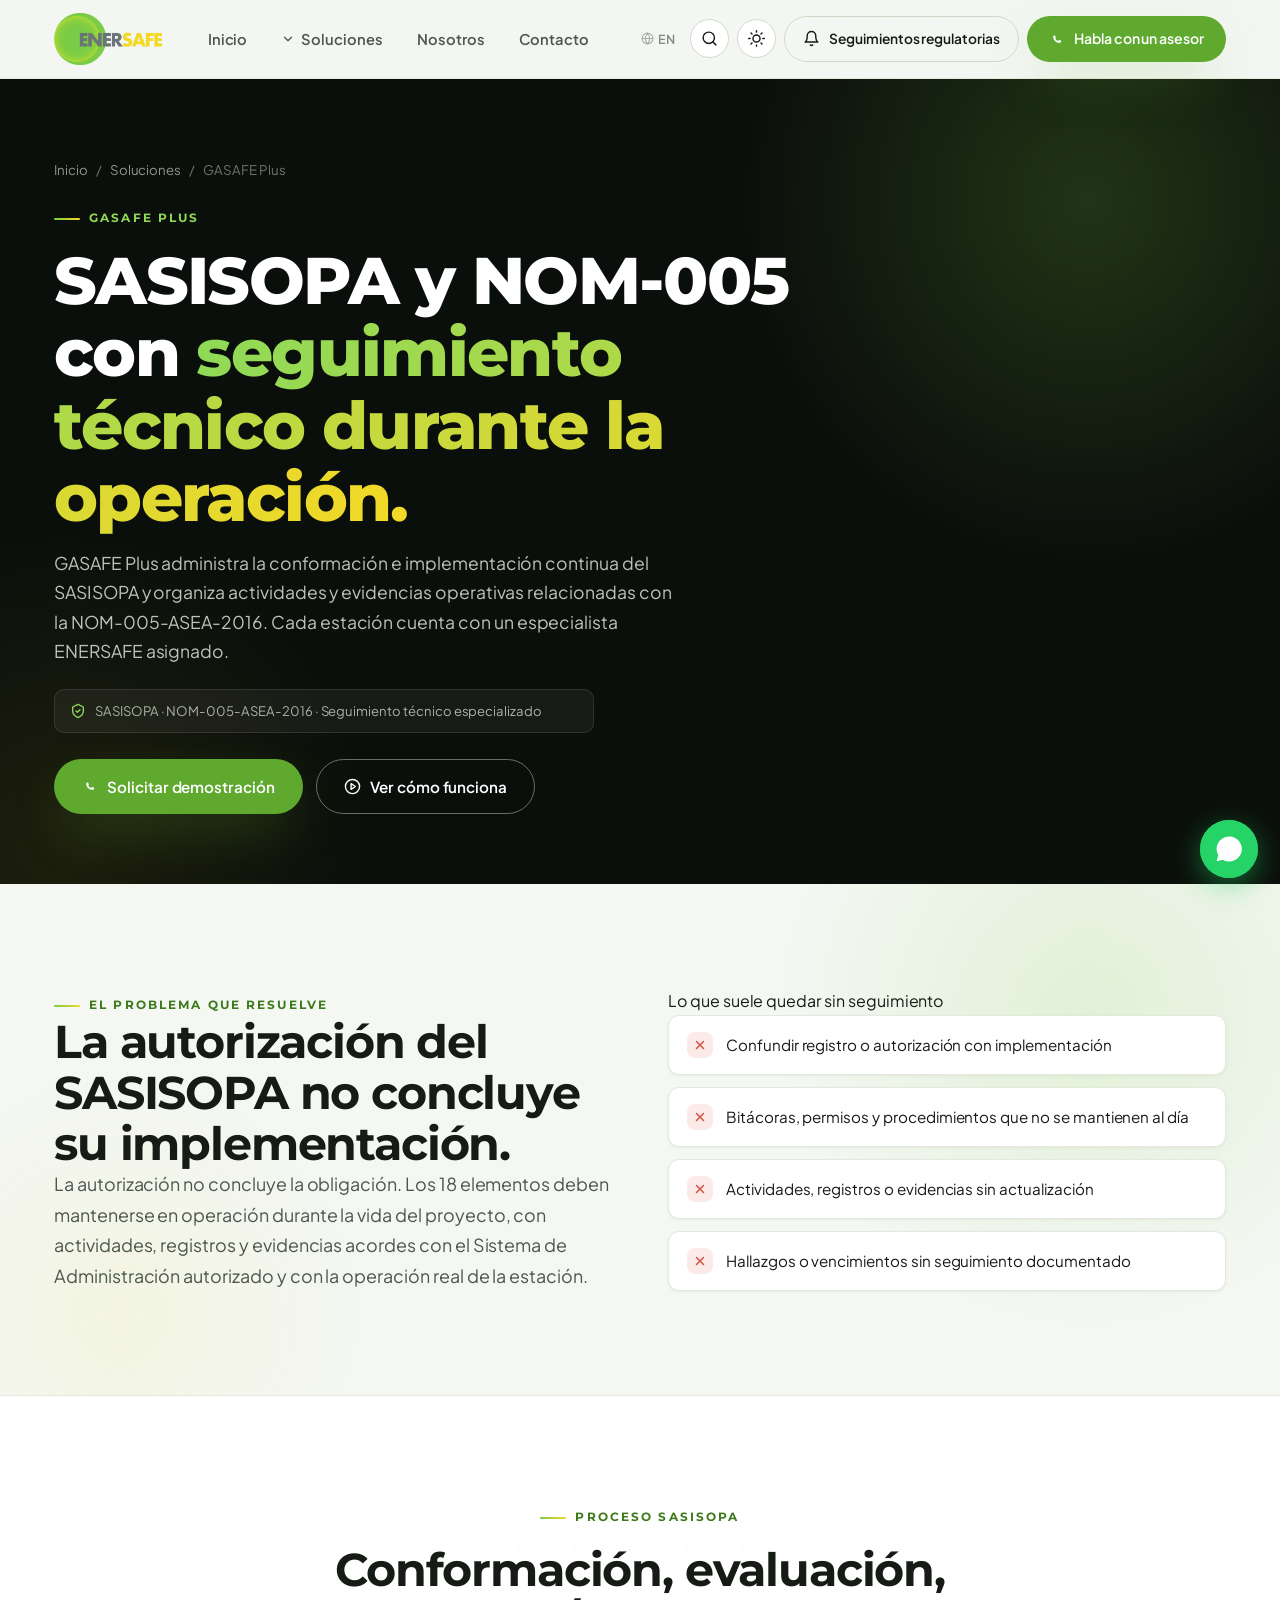
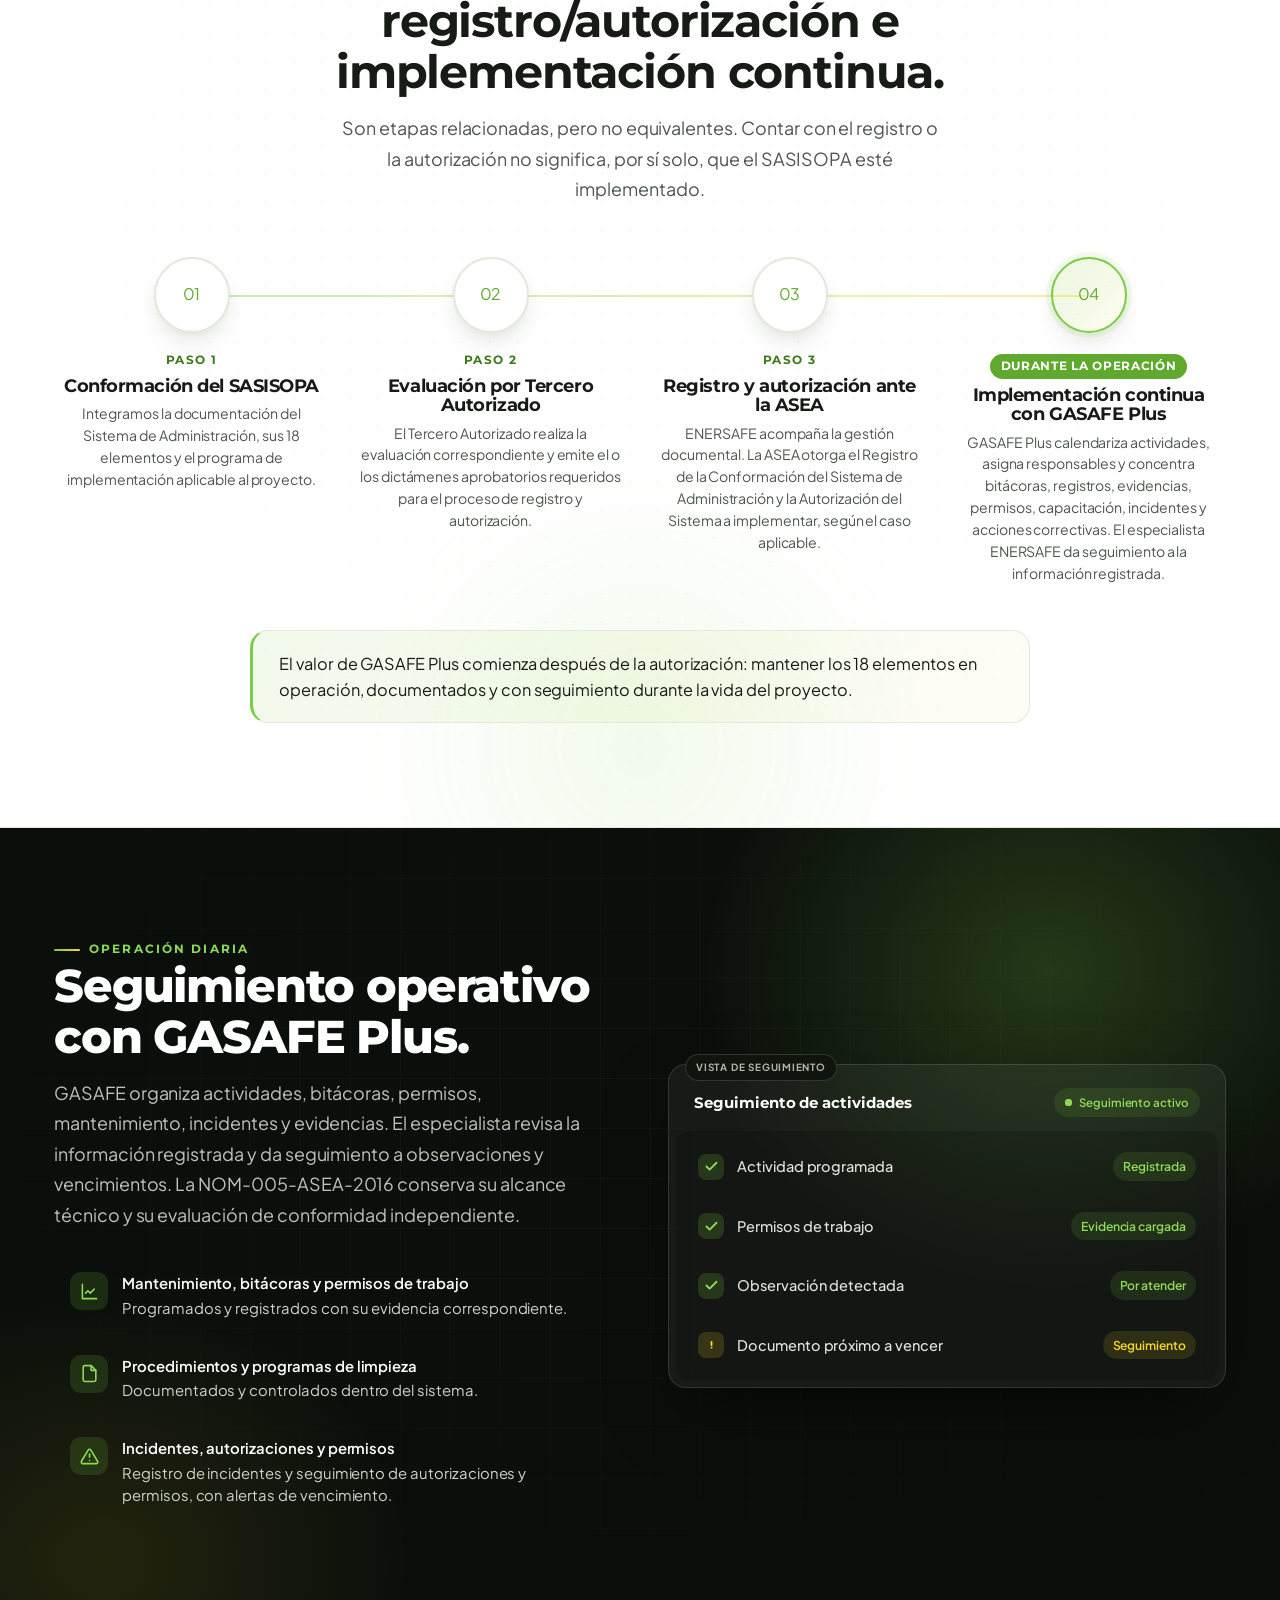
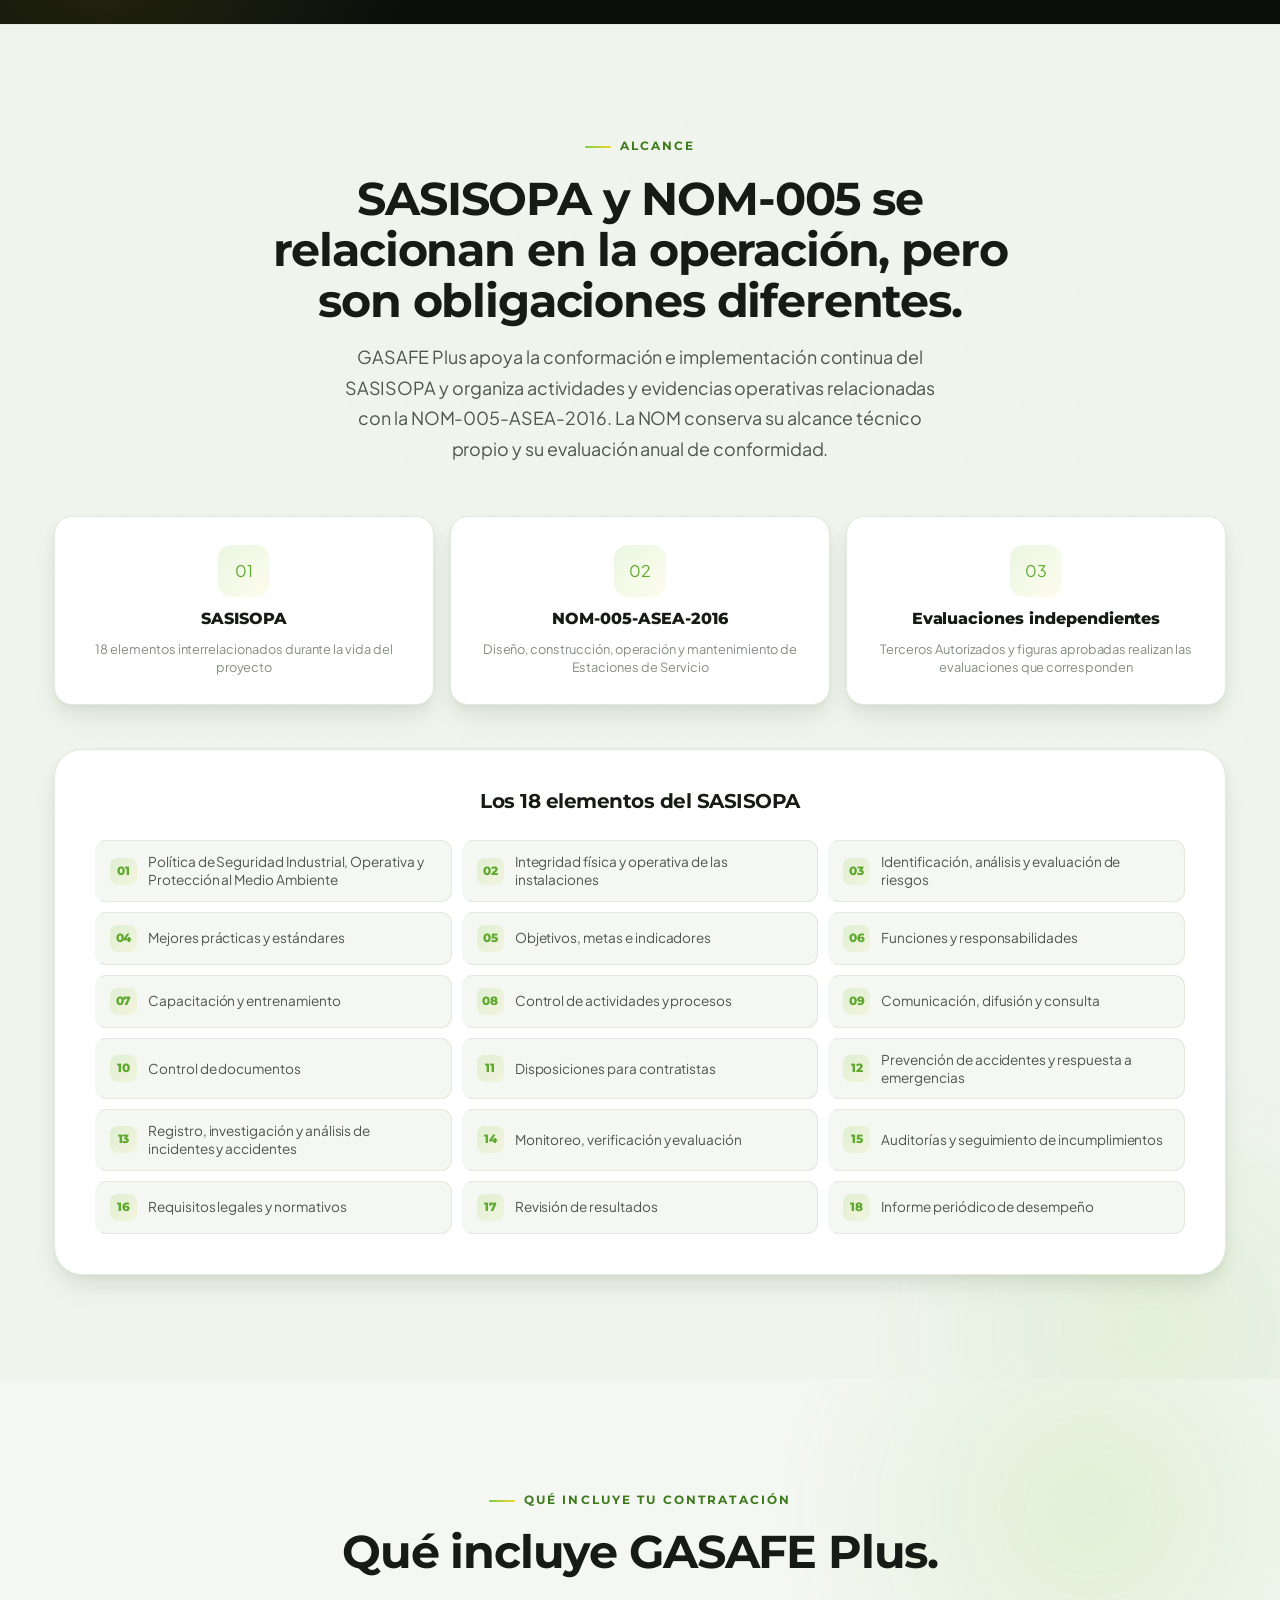
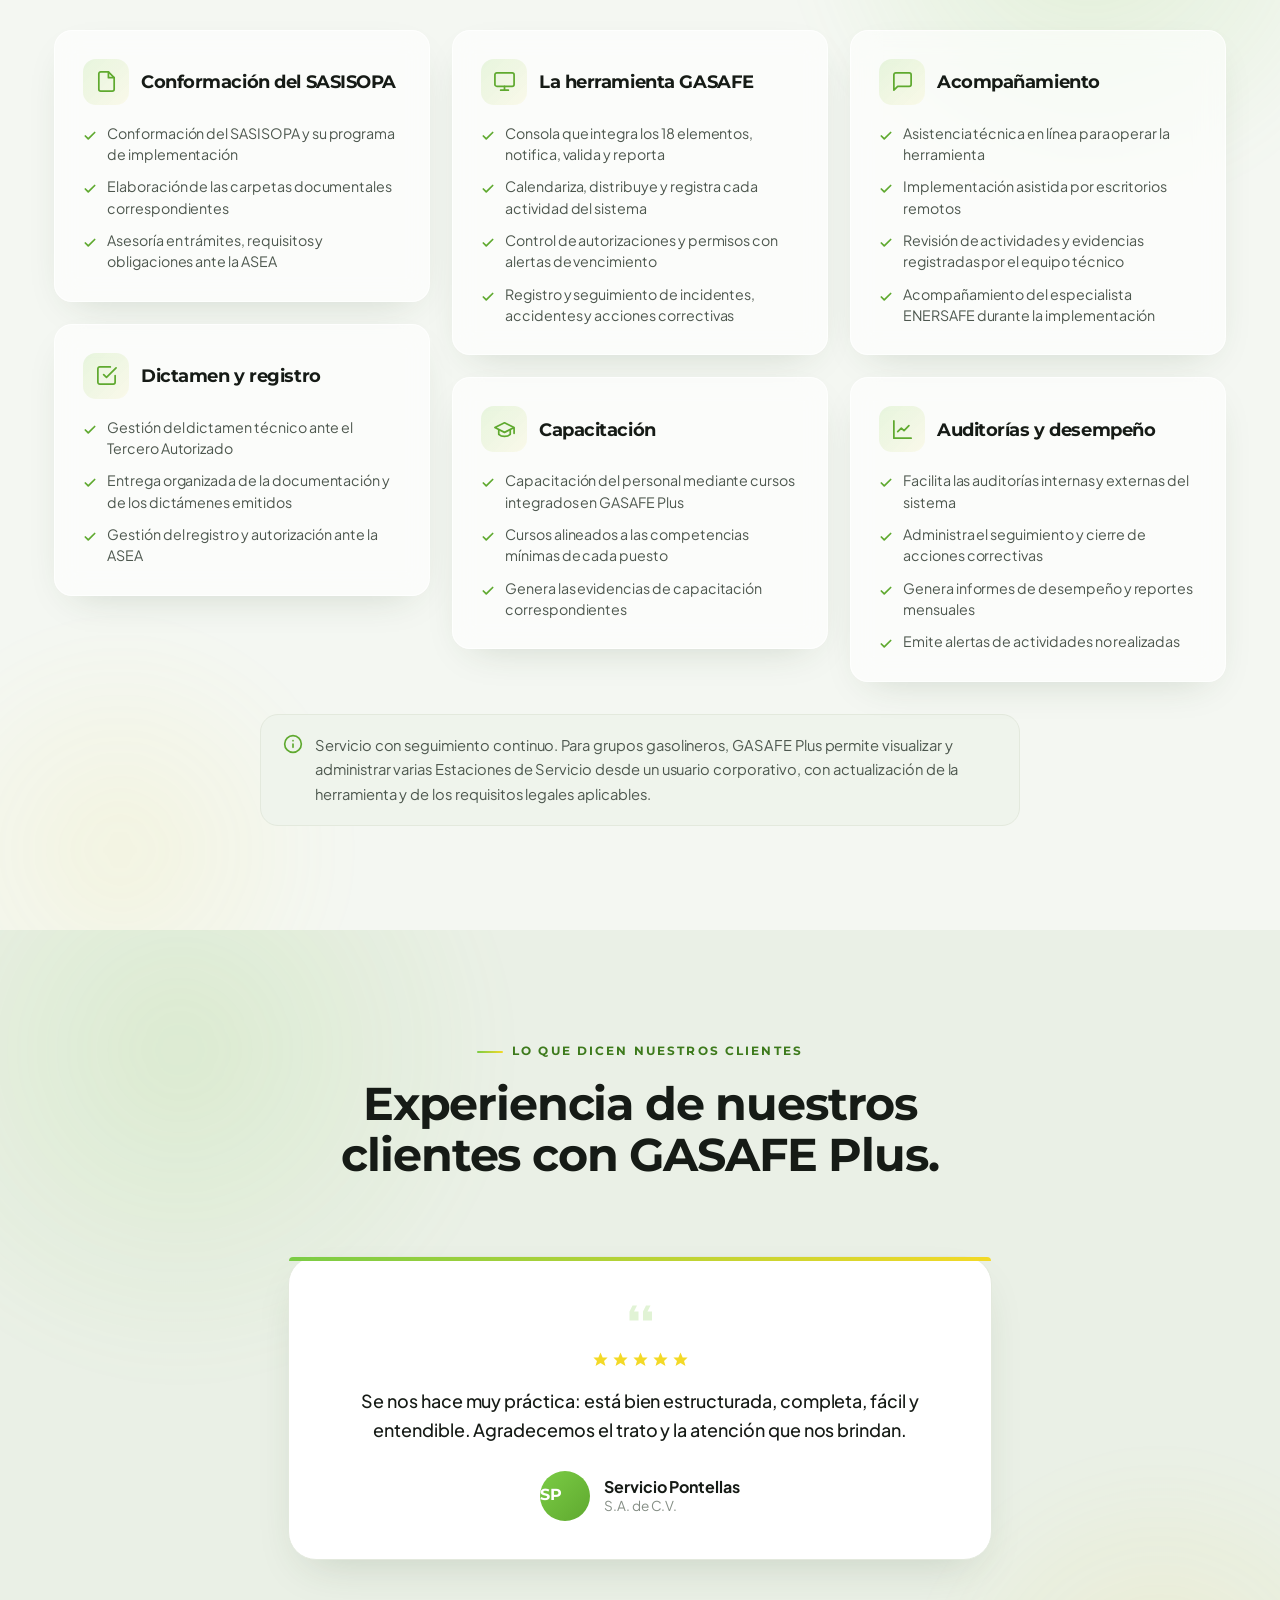
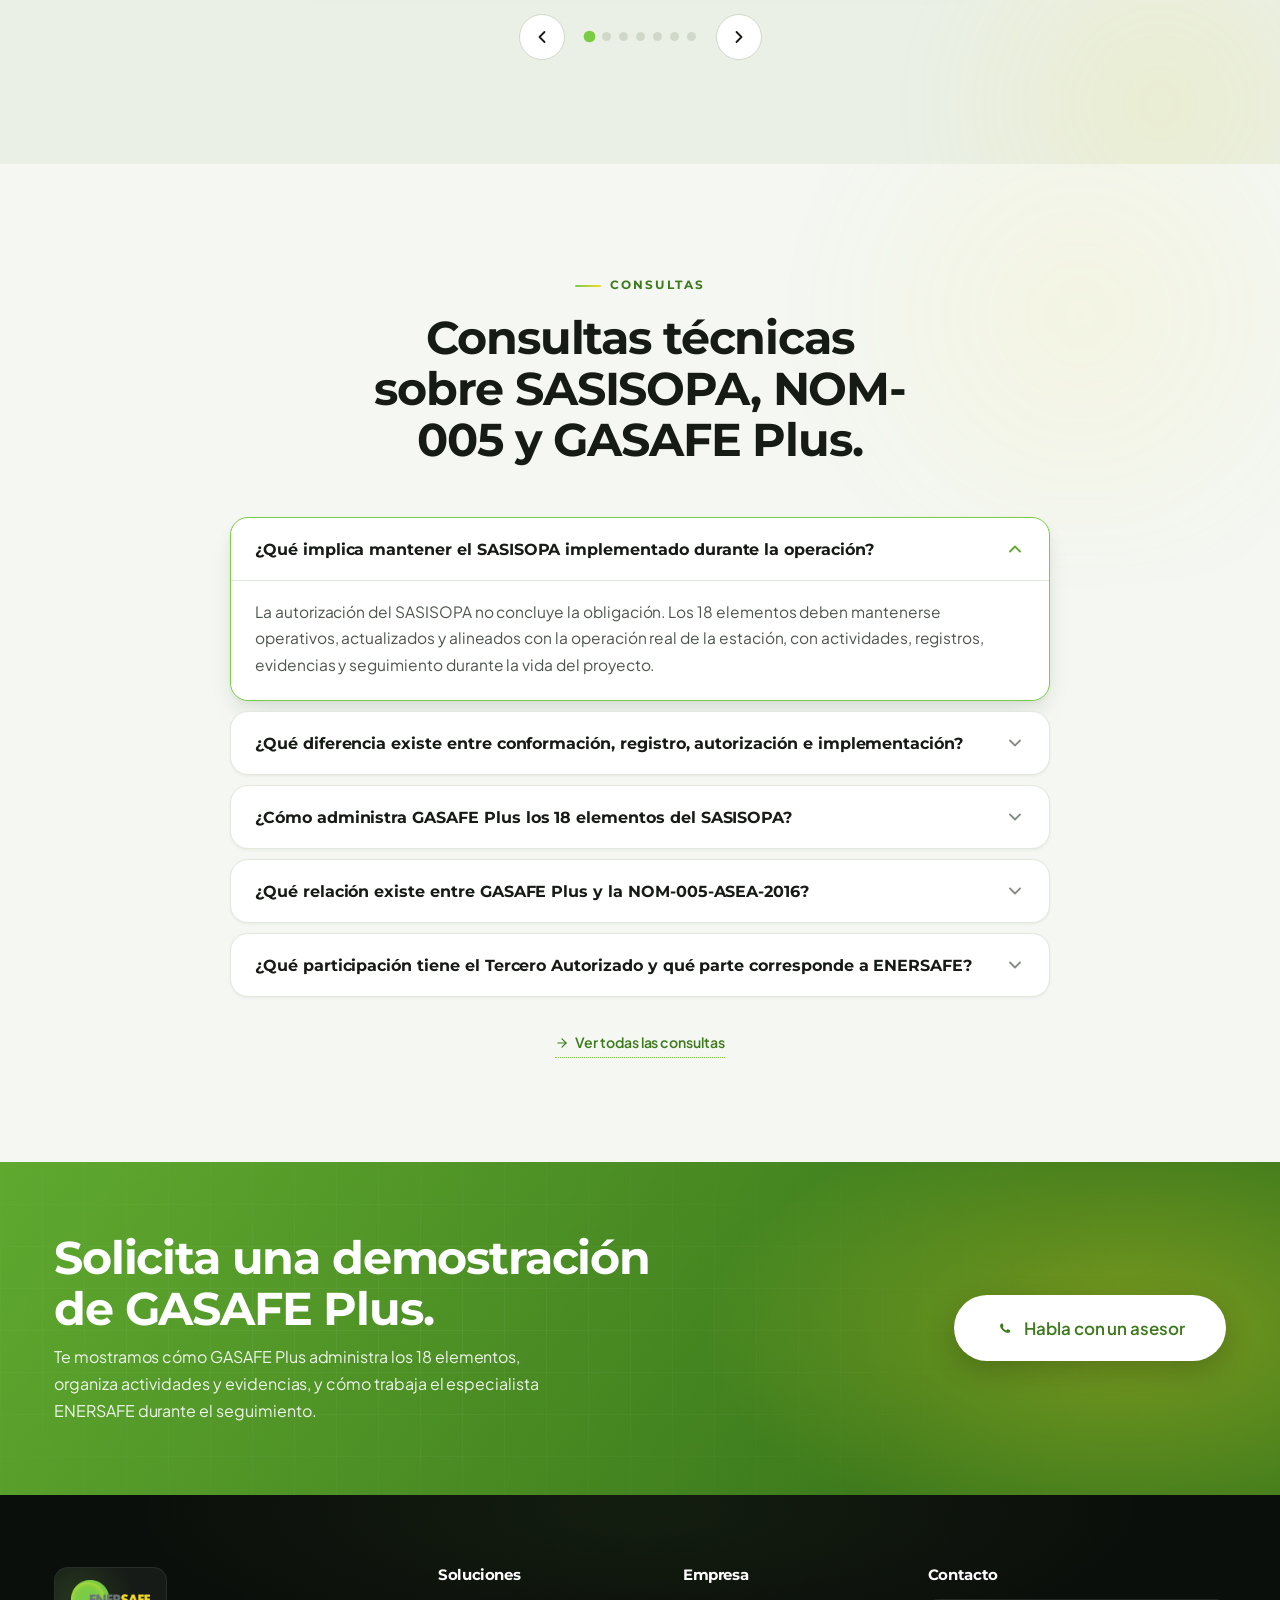
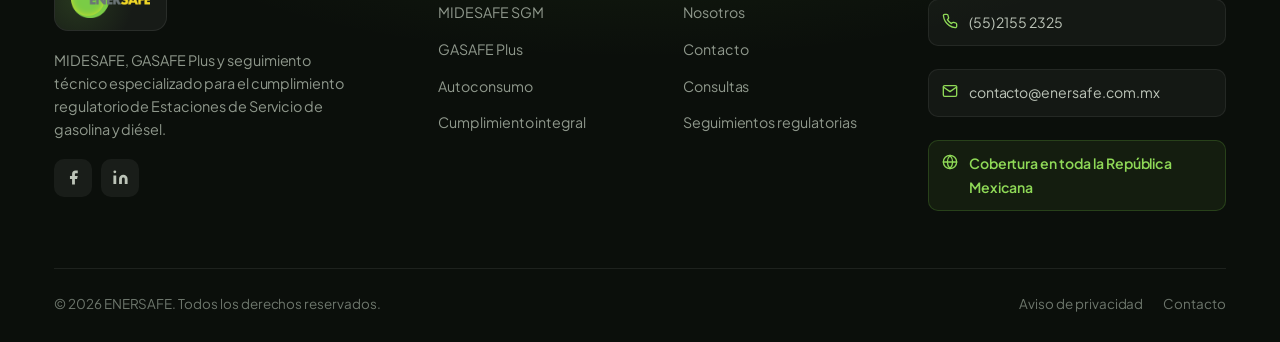
<file: gasafe-plus.html>
<!DOCTYPE html>

<html lang="es">
<head>
<meta charset="utf-8"/>
<meta content="width=device-width, initial-scale=1.0" name="viewport"/>
<title>GASAFE Plus — SASISOPA y NOM-005 | ENERSAFE</title>
<meta content="GASAFE Plus administra la implementación continua del SASISOPA y el seguimiento de actividades y evidencias operativas relacionadas con la NOM-005-ASEA-2016, con acompañamiento técnico ENERSAFE." name="description"/>
<link href="favicon.png" rel="icon" type="image/png"/>
<link href="https://enersafe.com.mx/gasafe-plus.html" rel="canonical"/>
<meta content="website" property="og:type"/>
<meta content="https://enersafe.com.mx/gasafe-plus.html" property="og:url"/>
<meta content="GASAFE Plus — SASISOPA y NOM-005-ASEA-2016 para Estaciones de Servicio | ENERSAFE" property="og:title"/>
<meta content="Conforma, registra y opera tu SASISOPA ante la ASEA. Los 18 elementos en operación continua. Evaluación por Tercero Autorizado. Especialista asignado." property="og:description"/>
<meta content="https://enersafe.com.mx/assets/og/enersafe-og.jpg" property="og:image"/>
<meta content="1200" property="og:image:width"/>
<meta content="630" property="og:image:height"/>
<meta content="es_MX" property="og:locale"/>
<meta content="ENERSAFE" property="og:site_name"/>
<meta content="summary_large_image" name="twitter:card"/>
<meta content="GASAFE Plus — SASISOPA y NOM-005-ASEA-2016 | ENERSAFE" name="twitter:title"/>
<meta content="Conforma, registra y opera tu SASISOPA ante la ASEA. Los 18 elementos en operación continua con un ingeniero asignado." name="twitter:description"/>
<meta content="https://enersafe.com.mx/assets/og/enersafe-og.jpg" name="twitter:image"/>
<script type="application/ld+json">
{"@context":"https://schema.org","@graph":[{"@type":"Organization","@id":"https://enersafe.com.mx/#organization","name":"ENERSAFE","url":"https://enersafe.com.mx","logo":{"@type":"ImageObject","url":"https://enersafe.com.mx/assets/enersafe-logo.png"},"telephone":"+52-55-2155-2325","email":"contacto@enersafe.com.mx"},{"@type":"WebPage","@id":"https://enersafe.com.mx/gasafe-plus.html","url":"https://enersafe.com.mx/gasafe-plus.html","name":"GASAFE Plus — SASISOPA, NOM-005 y seguimiento técnico"},{"@type":"Service","name":"GASAFE Plus","provider":{"@id":"https://enersafe.com.mx/#organization"},"serviceType":"Sistema digital para SASISOPA y seguimiento operativo relacionado con NOM-005-ASEA-2016","description":"GASAFE Plus organiza la conformación e implementación continua del SASISOPA y actividades y evidencias operativas relacionadas con la NOM-005-ASEA-2016, con seguimiento técnico especializado."}]}
</script>
<link href="https://fonts.googleapis.com" rel="preconnect"/>
<link crossorigin="" href="https://fonts.gstatic.com" rel="preconnect"/>
<link href="https://fonts.googleapis.com/css2?family=Plus+Jakarta+Sans:wght@400;500;600;700;800&amp;family=Montserrat:wght@600;700;800&amp;display=swap" rel="stylesheet"/>
<link href="css/styles.css" rel="stylesheet"/>
</head>
<body>
<div class="scroll-progress" id="scrollProgress"></div>
<header id="siteHeader">
<nav class="nav">
<a aria-label="ENERSAFE inicio" class="brand" href="index.html"><img alt="ENERSAFE" src="assets/enersafe-logo.png"/></a>
<div class="nav-links">
<a data-en="Home" data-es="Inicio" href="index.html">Inicio</a>
<div class="nav-drop" id="navDrop">
<button data-en="Solutions" data-es="Soluciones" onclick="toggleDrop(event)">Soluciones
          <svg fill="none" stroke="currentColor" stroke-linecap="round" stroke-linejoin="round" stroke-width="2.2" viewbox="0 0 24 24"><polyline points="6 9 12 15 18 9"></polyline></svg>
</button>
<div class="drop-menu">
<a class="drop-item" href="midesafe-sgm.html">
<span class="di-ic"><svg fill="none" stroke="currentColor" stroke-linecap="round" stroke-linejoin="round" stroke-width="2" viewbox="0 0 24 24"><path d="M3 3v18h18"></path><path d="M18.7 8l-5.1 5.2-2.8-2.7L7 14.3"></path></svg></span>
<span class="di-tx"><span class="di-t">MIDESAFE SGM</span><span class="di-d" data-en="Measurement Management System · SAT" data-es="Sistema de Gestión de la Medición · SAT">Sistema de Gestión de la Medición · SAT</span></span>
</a>
<a class="drop-item" href="gasafe-plus.html">
<span class="di-ic"><svg fill="none" stroke="currentColor" stroke-linecap="round" stroke-linejoin="round" stroke-width="2" viewbox="0 0 24 24"><path d="M12 2l8 4v6c0 5-3.5 8-8 10-4.5-2-8-5-8-10V6l8-4z"></path><path d="M9 12l2 2 4-4"></path></svg></span>
<span class="di-tx"><span class="di-t">GASAFE Plus</span><span class="di-d" data-en="SASISOPA &amp; NOM-005 · ASEA" data-es="SASISOPA y NOM-005 · ASEA">SASISOPA y NOM-005 · ASEA</span></span>
</a>
<a class="drop-item" href="autoconsumo.html">
<span class="di-ic"><svg fill="none" stroke="currentColor" stroke-linecap="round" stroke-linejoin="round" stroke-width="2" viewbox="0 0 24 24"><path d="M14 16V4a2 2 0 0 0-2-2H4a2 2 0 0 0-2 2v11a1 1 0 0 0 1 1h2"></path><path d="M14 9h4l4 4v3a1 1 0 0 1-1 1h-1"></path><circle cx="7.5" cy="17.5" r="2.5"></circle><circle cx="17.5" cy="17.5" r="2.5"></circle></svg></span>
<span class="di-tx"><span class="di-t" data-en="Self-consumption" data-es="Autoconsumo">Autoconsumo</span><span class="di-d" data-en="Measurement management for self-consumption" data-es="Gestión de la medición para autoconsumo">Gestión de la medición para autoconsumo</span></span>
</a>
<div class="drop-sep"></div>
<a class="drop-item" href="servicios.html">
<span class="di-ic"><svg fill="none" stroke="currentColor" stroke-linecap="round" stroke-linejoin="round" stroke-width="2" viewbox="0 0 24 24"><path d="M14 2H6a2 2 0 0 0-2 2v16a2 2 0 0 0 2 2h12a2 2 0 0 0 2-2V8z"></path><polyline points="14 2 14 8 20 8"></polyline><line x1="9" x2="15" y1="15" y2="15"></line></svg></span>
<span class="di-tx"><span class="di-t" data-en="Full compliance" data-es="Cumplimiento integral">Cumplimiento integral</span><span class="di-d" data-en="Audits, registrations, licenses &amp; filings" data-es="Auditorías, registros, licencias y trámites">Auditorías, registros, licencias y trámites</span></span>
</a>
</div>
</div>
<a data-en="About" data-es="Nosotros" href="nosotros.html">Nosotros</a>
<a data-en="Contact" data-es="Contacto" href="contacto.html">Contacto</a>
</div>
<div class="nav-tools">
<button aria-label="Language / Idioma" class="lang-link" onclick="toggleLang()"><svg fill="none" stroke="currentColor" stroke-linecap="round" stroke-linejoin="round" stroke-width="2" viewbox="0 0 24 24"><circle cx="12" cy="12" r="10"></circle><line x1="2" x2="22" y1="12" y2="12"></line><path d="M12 2a15.3 15.3 0 0 1 4 10 15.3 15.3 0 0 1-4 10 15.3 15.3 0 0 1-4-10 15.3 15.3 0 0 1 4-10z"></path></svg><span class="lang-code">EN</span></button>
<button aria-label="Buscar" class="icon-btn" onclick="openSearch()">
<svg fill="none" stroke="currentColor" stroke-linecap="round" stroke-linejoin="round" stroke-width="2" viewbox="0 0 24 24"><circle cx="11" cy="11" r="8"></circle><line x1="21" x2="16.65" y1="21" y2="16.65"></line></svg>
</button>
<button aria-label="Tema" class="icon-btn" onclick="toggleTheme()">
<svg class="ic-sun" fill="none" stroke="currentColor" stroke-linecap="round" stroke-linejoin="round" stroke-width="2" viewbox="0 0 24 24"><circle cx="12" cy="12" r="5"></circle><line x1="12" x2="12" y1="1" y2="3"></line><line x1="12" x2="12" y1="21" y2="23"></line><line x1="4.22" x2="5.64" y1="4.22" y2="5.64"></line><line x1="18.36" x2="19.78" y1="18.36" y2="19.78"></line><line x1="1" x2="3" y1="12" y2="12"></line><line x1="21" x2="23" y1="12" y2="12"></line><line x1="4.22" x2="5.64" y1="19.78" y2="18.36"></line><line x1="18.36" x2="19.78" y1="5.64" y2="4.22"></line></svg>
<svg class="ic-moon" fill="none" stroke="currentColor" stroke-linecap="round" stroke-linejoin="round" stroke-width="2" style="display:none" viewbox="0 0 24 24"><path d="M21 12.79A9 9 0 1 1 11.21 3 7 7 0 0 0 21 12.79z"></path></svg>
</button>
<a class="btn btn-secondary nav-alerts" data-en="Regulatory alerts" data-es="Seguimientos regulatorias" href="index.html#alertas"><svg fill="none" stroke="currentColor" stroke-linecap="round" stroke-linejoin="round" stroke-width="2" viewbox="0 0 24 24"><path d="M18 8A6 6 0 0 0 6 8c0 7-3 9-3 9h18s-3-2-3-9"></path><path d="M13.73 21a2 2 0 0 1-3.46 0"></path></svg> Seguimientos regulatorias</a>
<a class="btn btn-primary nav-cta" data-en="Talk to an advisor" data-es="Habla con un asesor" href="https://wa.me/525610360614" rel="noopener" target="_blank"><svg fill="currentColor" style="width:16px;height:16px" viewbox="0 0 24 24"><path d="M17.5 14.4c-.3-.1-1.7-.8-2-.9-.3-.1-.5-.1-.7.1-.2.3-.7.9-.9 1.1-.2.2-.3.2-.6.1-.3-.1-1.2-.5-2.3-1.4-.9-.8-1.4-1.7-1.6-2-.2-.3 0-.5.1-.6.1-.1.3-.3.4-.5.1-.2.2-.3.3-.5.1-.2 0-.4 0-.5-.1-.1-.7-1.6-.9-2.2-.2-.6-.5-.5-.7-.5h-.6c-.2 0-.5.1-.8.4-.3.3-1 1-1 2.5s1.1 2.9 1.2 3.1c.1.2 2.1 3.2 5.1 4.5.7.3 1.3.5 1.7.6.7.2 1.4.2 1.9.1.6-.1 1.7-.7 1.9-1.4.2-.7.2-1.3.2-1.4-.1-.1-.3-.2-.6-.3z"></path></svg> Habla con un asesor</a>
<button aria-label="Menú" class="nav-toggle" onclick="toggleMobileNav()"><span></span><span></span><span></span></button>
</div>
</nav>
<div class="mobile-nav">
<a data-en="Home" data-es="Inicio" href="index.html">Inicio</a>
<a class="sub" href="midesafe-sgm.html">MIDESAFE SGM</a>
<a class="sub" href="gasafe-plus.html">GASAFE Plus</a>
<a class="sub" data-en="Self-consumption" data-es="Autoconsumo" href="autoconsumo.html">Autoconsumo</a>
<a class="sub" data-en="Full compliance" data-es="Cumplimiento integral" href="servicios.html">Cumplimiento integral</a>
<a data-en="About" data-es="Nosotros" href="nosotros.html">Nosotros</a>
<a data-en="Contact" data-es="Contacto" href="contacto.html">Contacto</a>
<a data-en="Talk to an advisor" data-es="Habla con un asesor" href="https://wa.me/525610360614" rel="noopener" target="_blank">Habla con un asesor</a>
</div>
</header>
<div class="search-overlay" id="searchOverlay">
<div class="search-box">
<div class="search-input-row">
<svg fill="none" stroke="currentColor" stroke-linecap="round" stroke-linejoin="round" stroke-width="2" viewbox="0 0 24 24"><circle cx="11" cy="11" r="8"></circle><line x1="21" x2="16.65" y1="21" y2="16.65"></line></svg>
<input autocomplete="off" id="searchInput" placeholder="Buscar ASEA, SAT, SASISOPA, dictamen, COA..." type="text"/>
<button aria-label="Cerrar" class="search-close" onclick="closeSearch()">×</button>
</div>
<div class="search-results" id="searchResults"></div>
</div>
</div>
<!-- ============================ ENCABEZADO DE PÁGINA ============================ -->
<section class="page-hero">
<div class="ph-mesh"></div>
<div class="wrap">
<div class="crumbs">
<a data-en="Home" data-es="Inicio" href="index.html">Inicio</a> <span>/</span>
<a data-en="Solutions" data-es="Soluciones" href="servicios.html">Soluciones</a> <span>/</span>
<span>GASAFE Plus</span>
</div>
<span class="eyebrow light">GASAFE Plus</span>
<h1 data-en="SASISOPA and NOM-005 with &lt;span class='hl'&gt;technical follow-up throughout operation.&lt;/span&gt;" data-es="SASISOPA y NOM-005 con &lt;span class='hl'&gt;seguimiento técnico durante la operación.&lt;/span&gt;">SASISOPA y NOM-005 con <span class="hl">seguimiento técnico durante la operación.</span></h1>
<p data-en="GASAFE Plus manages SASISOPA preparation and continuous implementation and organizes operational activities and evidence related to NOM-005-ASEA-2016. Each station has an assigned ENERSAFE specialist." data-es="GASAFE Plus administra la conformación e implementación continua del SASISOPA y organiza actividades y evidencias operativas relacionadas con la NOM-005-ASEA-2016. Cada estación cuenta con un especialista ENERSAFE asignado.">GASAFE Plus administra la conformación e implementación continua del SASISOPA y organiza actividades y evidencias operativas relacionadas con la NOM-005-ASEA-2016. Cada estación cuenta con un especialista ENERSAFE asignado.</p>
<div class="ph-norm"><svg fill="none" stroke="currentColor" stroke-linecap="round" stroke-linejoin="round" stroke-width="2" viewbox="0 0 24 24"><path d="M12 2l8 4v6c0 5-3.5 8-8 10-4.5-2-8-5-8-10V6l8-4z"></path><path d="M9 12l2 2 4-4"></path></svg> <span data-en="SASISOPA · NOM-005-ASEA-2016 · Specialized technical follow-up" data-es="SASISOPA · NOM-005-ASEA-2016 · Seguimiento técnico especializado">SASISOPA · NOM-005-ASEA-2016 · Seguimiento técnico especializado</span></div>
<div class="ph-actions">
<a class="btn btn-primary" data-en="Request a demo" data-es="Solicitar demostración" href="https://wa.me/525610360614" rel="noopener" target="_blank"><svg fill="currentColor" style="width:16px;height:16px" viewbox="0 0 24 24"><path d="M17.5 14.4c-.3-.1-1.7-.8-2-.9-.3-.1-.5-.1-.7.1-.2.3-.7.9-.9 1.1-.2.2-.3.2-.6.1-.3-.1-1.2-.5-2.3-1.4-.9-.8-1.4-1.7-1.6-2-.2-.3 0-.5.1-.6.1-.1.3-.3.4-.5.1-.2.2-.3.3-.5.1-.2 0-.4 0-.5-.1-.1-.7-1.6-.9-2.2-.2-.6-.5-.5-.7-.5h-.6c-.2 0-.5.1-.8.4-.3.3-1 1-1 2.5s1.1 2.9 1.2 3.1c.1.2 2.1 3.2 5.1 4.5.7.3 1.3.5 1.7.6.7.2 1.4.2 1.9.1.6-.1 1.7-.7 1.9-1.4.2-.7.2-1.3.2-1.4-.1-.1-.3-.2-.6-.3z"></path></svg> Solicitar demostración</a>
<a class="btn btn-secondary" data-en="See how it works" data-es="Ver cómo funciona" href="#camino"><svg fill="none" stroke="currentColor" stroke-linecap="round" stroke-linejoin="round" stroke-width="2" viewbox="0 0 24 24"><circle cx="12" cy="12" r="10"></circle><polygon points="10 8 16 12 10 16 10 8"></polygon></svg> Ver cómo funciona</a>
</div>
</div>
</section>
<!-- ============================ EL PROBLEMA ============================ -->
<section class="section sols">
<div class="wrap">
<div class="prob-layout">
<div class="reveal-l">
<span class="eyebrow" data-en="The problem it solves" data-es="El problema que resuelve">El problema que resuelve</span>
<h2 data-en="SASISOPA authorization does not conclude its implementation." data-es="La autorización del SASISOPA no concluye su implementación.">La autorización del SASISOPA no concluye su implementación.</h2>
<p class="lead" data-en="Many stations treat the SASISOPA as a binder you file and forget. But ASEA requires a living system, with continuous evidence, up-to-date logs and actions that are carried out and documented. When an audit arrives, what's reviewed is the operation, not the paper." data-es="La autorización no concluye la obligación. Los 18 elementos deben mantenerse en operación durante la vida del proyecto, con actividades, registros y evidencias acordes con el Sistema de Administración autorizado y con la operación real de la estación.">La autorización no concluye la obligación. Los 18 elementos deben mantenerse en operación durante la vida del proyecto, con actividades, registros y evidencias acordes con el Sistema de Administración autorizado y con la operación real de la estación.</p>
</div>
<div class="reveal-r" data-delay="1">
<span class="prob-label" data-en="What often loses follow-up" data-es="Lo que suele quedar sin seguimiento">Lo que suele quedar sin seguimiento</span>
<div class="prob-list">
<div class="prob-item"><span class="pi-x"><svg fill="none" stroke="currentColor" stroke-linecap="round" stroke-linejoin="round" stroke-width="2.4" viewbox="0 0 24 24"><line x1="18" x2="6" y1="6" y2="18"></line><line x1="6" x2="18" y1="6" y2="18"></line></svg></span><span data-en="Treating the SASISOPA as a one-time procedure" data-es="Confundir registro o autorización con implementación">Confundir registro o autorización con implementación</span></div>
<div class="prob-item"><span class="pi-x"><svg fill="none" stroke="currentColor" stroke-linecap="round" stroke-linejoin="round" stroke-width="2.4" viewbox="0 0 24 24"><line x1="18" x2="6" y1="6" y2="18"></line><line x1="6" x2="18" y1="6" y2="18"></line></svg></span><span data-en="Logs, permits and procedures that aren't kept current" data-es="Bitácoras, permisos y procedimientos que no se mantienen al día">Bitácoras, permisos y procedimientos que no se mantienen al día</span></div>
<div class="prob-item"><span class="pi-x"><svg fill="none" stroke="currentColor" stroke-linecap="round" stroke-linejoin="round" stroke-width="2.4" viewbox="0 0 24 24"><line x1="18" x2="6" y1="6" y2="18"></line><line x1="6" x2="18" y1="6" y2="18"></line></svg></span><span data-en="No evidence that the 18 elements are still operating" data-es="Actividades, registros o evidencias sin actualización">Actividades, registros o evidencias sin actualización</span></div>
<div class="prob-item"><span class="pi-x"><svg fill="none" stroke="currentColor" stroke-linecap="round" stroke-linejoin="round" stroke-width="2.4" viewbox="0 0 24 24"><line x1="18" x2="6" y1="6" y2="18"></line><line x1="6" x2="18" y1="6" y2="18"></line></svg></span><span data-en="Facing an ASEA audit without the operation documented" data-es="Hallazgos o vencimientos sin seguimiento documentado">Hallazgos o vencimientos sin seguimiento documentado</span></div>
</div>
</div>
</div>
</div>
</section>
<!-- ============================ EL CAMINO DEL SASISOPA ============================ -->
<section class="section how" id="camino">
<div class="wrap">
<div class="section-head center reveal">
<span class="eyebrow" data-en="SASISOPA process" data-es="Proceso SASISOPA">Proceso SASISOPA</span>
<h2 data-en="Setup, third-party assessment, registration/authorization and continuous implementation." data-es="Conformación, evaluación, registro/autorización e implementación continua.">Conformación, evaluación, registro/autorización e implementación continua.</h2>
<p class="lead" data-en="These are related stages, but they are not equivalent. Having registration or authorization does not, by itself, mean the SASISOPA is implemented." data-es="Son etapas relacionadas, pero no equivalentes. Contar con el registro o la autorización no significa, por sí solo, que el SASISOPA esté implementado." style="margin:0 auto">Son etapas relacionadas, pero no equivalentes. Contar con el registro o la autorización no significa, por sí solo, que el SASISOPA esté implementado.</p>
</div>
<div class="flow"><div class="flow-line"></div>
<div class="flow-step reveal"><div class="fs-ic">01</div><span class="fs-step" data-en="Step 1" data-es="Paso 1">Paso 1</span><h3 data-en="SASISOPA setup" data-es="Conformación del SASISOPA">Conformación del SASISOPA</h3><p data-en="We integrate the System Administration documentation, its 18 elements and the implementation program applicable to the project." data-es="Integramos la documentación del Sistema de Administración, sus 18 elementos y el programa de implementación aplicable al proyecto.">Integramos la documentación del Sistema de Administración, sus 18 elementos y el programa de implementación aplicable al proyecto.</p></div>
<div class="flow-step reveal" data-delay="1"><div class="fs-ic">02</div><span class="fs-step" data-en="Step 2" data-es="Paso 2">Paso 2</span><h3 data-en="Assessment by an Authorized Third Party" data-es="Evaluación por Tercero Autorizado">Evaluación por Tercero Autorizado</h3><p data-en="The Authorized Third Party performs the corresponding assessment and issues the required approving assessment(s) for the registration and authorization process." data-es="El Tercero Autorizado realiza la evaluación correspondiente y emite el o los dictámenes aprobatorios requeridos para el proceso de registro y autorización.">El Tercero Autorizado realiza la evaluación correspondiente y emite el o los dictámenes aprobatorios requeridos para el proceso de registro y autorización.</p></div>
<div class="flow-step reveal" data-delay="2"><div class="fs-ic">03</div><span class="fs-step" data-en="Step 3" data-es="Paso 3">Paso 3</span><h3 data-en="Registration and authorization with ASEA" data-es="Registro y autorización ante la ASEA">Registro y autorización ante la ASEA</h3><p data-en="ENERSAFE supports the documentary process. ASEA grants the System Administration conformity registration and the authorization of the System to be implemented, according to the applicable case." data-es="ENERSAFE acompaña la gestión documental. La ASEA otorga el Registro de la Conformación del Sistema de Administración y la Autorización del Sistema a implementar, según el caso aplicable.">ENERSAFE acompaña la gestión documental. La ASEA otorga el Registro de la Conformación del Sistema de Administración y la Autorización del Sistema a implementar, según el caso aplicable.</p></div>
<div class="flow-step continuous reveal" data-delay="3"><div class="fs-ic">04</div><span class="fs-step cont" data-en="During operation" data-es="Durante la operación">Durante la operación</span><h3 data-en="Continuous implementation with GASAFE Plus" data-es="Implementación continua con GASAFE Plus">Implementación continua con GASAFE Plus</h3><p data-en="GASAFE Plus schedules activities, assigns responsible parties and brings together logs, records, evidence, permits, training, incidents and corrective actions. The ENERSAFE specialist follows up on the recorded information." data-es="GASAFE Plus calendariza actividades, asigna responsables y concentra bitácoras, registros, evidencias, permisos, capacitación, incidentes y acciones correctivas. El especialista ENERSAFE da seguimiento a la información registrada.">GASAFE Plus calendariza actividades, asigna responsables y concentra bitácoras, registros, evidencias, permisos, capacitación, incidentes y acciones correctivas. El especialista ENERSAFE da seguimiento a la información registrada.</p></div>
</div>
<div class="flow-closing reveal"><span data-en="The value of GASAFE Plus begins after authorization: keeping the 18 elements operating, documented and under follow-up throughout the life of the project." data-es="El valor de GASAFE Plus comienza después de la autorización: mantener los 18 elementos en operación, documentados y con seguimiento durante la vida del proyecto.">El valor de GASAFE Plus comienza después de la autorización: mantener los 18 elementos en operación, documentados y con seguimiento durante la vida del proyecto.</span></div>
</div></section>
<!-- ============================ OPERACIÓN DIARIA / NOM-005 (oscuro) ============================ -->
<section class="spec">
<div class="spec-mesh"></div>
<div class="spec-grid-bg"></div>
<div class="wrap">
<div class="spec-inner">
<div class="reveal-l">
<span class="eyebrow light" data-en="Daily operation" data-es="Operación diaria">Operación diaria</span>
<h2 data-en="Operational follow-up with GASAFE Plus." data-es="Seguimiento operativo con GASAFE Plus.">Seguimiento operativo con GASAFE Plus.</h2>
<p class="lead" data-en="GASAFE organizes activities, logs, permits, maintenance, incidents and evidence. The specialist reviews recorded information and follows up on observations and expirations. NOM-005-ASEA-2016 retains its own technical scope and independent conformity assessment." data-es="GASAFE organiza actividades, bitácoras, permisos, mantenimiento, incidentes y evidencias. El especialista revisa la información registrada y da seguimiento a observaciones y vencimientos. La NOM-005-ASEA-2016 conserva su alcance técnico y su evaluación de conformidad independiente.">GASAFE organiza actividades, bitácoras, permisos, mantenimiento, incidentes y evidencias. El especialista revisa la información registrada y da seguimiento a observaciones y vencimientos. La NOM-005-ASEA-2016 conserva su alcance técnico y su evaluación de conformidad independiente.</p>
<div class="spec-list">
<div class="spec-item"><span class="ic"><svg fill="none" stroke="currentColor" stroke-linecap="round" stroke-linejoin="round" stroke-width="2" viewbox="0 0 24 24"><path d="M3 3v18h18"></path><path d="M7 14l3-3 3 3 5-5"></path></svg></span><span class="tx"><b data-en="Maintenance, logs and work permits" data-es="Mantenimiento, bitácoras y permisos de trabajo">Mantenimiento, bitácoras y permisos de trabajo</b><span data-en="Scheduled and recorded with their corresponding evidence." data-es="Programados y registrados con su evidencia correspondiente.">Programados y registrados con su evidencia correspondiente.</span></span></div>
<div class="spec-item"><span class="ic"><svg fill="none" stroke="currentColor" stroke-linecap="round" stroke-linejoin="round" stroke-width="2" viewbox="0 0 24 24"><path d="M14 2H6a2 2 0 0 0-2 2v16a2 2 0 0 0 2 2h12a2 2 0 0 0 2-2V8z"></path><polyline points="14 2 14 8 20 8"></polyline></svg></span><span class="tx"><b data-en="Procedures and cleaning programs" data-es="Procedimientos y programas de limpieza">Procedimientos y programas de limpieza</b><span data-en="Documented and controlled within the system." data-es="Documentados y controlados dentro del sistema.">Documentados y controlados dentro del sistema.</span></span></div>
<div class="spec-item"><span class="ic"><svg fill="none" stroke="currentColor" stroke-linecap="round" stroke-linejoin="round" stroke-width="2" viewbox="0 0 24 24"><path d="M10.29 3.86 1.82 18a2 2 0 0 0 1.71 3h16.94a2 2 0 0 0 1.71-3L13.71 3.86a2 2 0 0 0-3.42 0z"></path><line x1="12" x2="12" y1="9" y2="13"></line><line x1="12" x2="12.01" y1="17" y2="17"></line></svg></span><span class="tx"><b data-en="Incidents, authorizations and permits" data-es="Incidentes, autorizaciones y permisos">Incidentes, autorizaciones y permisos</b><span data-en="Incident recording and follow-up of authorizations and permits, with expiration alerts." data-es="Registro de incidentes y seguimiento de autorizaciones y permisos, con alertas de vencimiento.">Registro de incidentes y seguimiento de autorizaciones y permisos, con alertas de vencimiento.</span></span></div>
</div>
</div>
<div class="reveal-r" data-delay="1">
<div class="spec-panel">
<span class="sp-illus" data-en="Follow-up view" data-es="Vista de seguimiento">Vista de seguimiento</span>
<div class="sp-head">
<span class="t" data-en="Activity follow-up" data-es="Seguimiento de actividades">Seguimiento de actividades</span>
<span class="sp-live"><span class="pulse"></span> <span data-en="Active follow-up" data-es="Seguimiento activo">Seguimiento activo</span></span>
</div>
<div class="sp-body">
<div class="sp-row"><span class="sp-check ok"><svg fill="none" stroke="currentColor" stroke-linecap="round" stroke-linejoin="round" stroke-width="3" viewbox="0 0 24 24"><path d="M20 6L9 17l-5-5"></path></svg></span><span class="lbl" data-en="Scheduled activity" data-es="Actividad programada">Actividad programada</span><span class="val val-ok" data-en="Recorded" data-es="Registrada">Registrada</span></div>
<div class="sp-row"><span class="sp-check ok"><svg fill="none" stroke="currentColor" stroke-linecap="round" stroke-linejoin="round" stroke-width="3" viewbox="0 0 24 24"><path d="M20 6L9 17l-5-5"></path></svg></span><span class="lbl" data-en="Work permits" data-es="Permisos de trabajo">Permisos de trabajo</span><span class="val val-ok" data-en="Evidence uploaded" data-es="Evidencia cargada">Evidencia cargada</span></div>
<div class="sp-row"><span class="sp-check ok"><svg fill="none" stroke="currentColor" stroke-linecap="round" stroke-linejoin="round" stroke-width="3" viewbox="0 0 24 24"><path d="M20 6L9 17l-5-5"></path></svg></span><span class="lbl" data-en="Observation identified" data-es="Observación detectada">Observación detectada</span><span class="val val-ok" data-en="Pending action" data-es="Por atender">Por atender</span></div>
<div class="sp-row"><span class="sp-check warn"><svg fill="none" stroke="currentColor" stroke-linecap="round" stroke-linejoin="round" stroke-width="3" viewbox="0 0 24 24"><path d="M12 8v5M12 17h.01"></path></svg></span><span class="lbl" data-en="Document approaching expiration" data-es="Documento próximo a vencer">Documento próximo a vencer</span><span class="val val-warn" data-en="Follow-up" data-es="Seguimiento">Seguimiento</span></div>
</div>
</div>
</div>
</div>
</div>
</section>
<!-- ============================ CUMPLIMIENTO (sellos + 18 elementos) ============================ -->
<section class="section deps">
<div class="wrap">
<div class="section-head center reveal">
<span class="eyebrow" data-en="Scope" data-es="Alcance">Alcance</span>
<h2 data-en="SASISOPA and NOM-005 are related in operation, but they are different obligations." data-es="SASISOPA y NOM-005 se relacionan en la operación, pero son obligaciones diferentes.">SASISOPA y NOM-005 se relacionan en la operación, pero son obligaciones diferentes.</h2>
<p class="lead" data-en="GASAFE Plus supports SASISOPA setup and continuous implementation, and organizes operational activities and evidence related to NOM-005-ASEA-2016. The NOM retains its own technical scope and annual conformity assessment." data-es="GASAFE Plus apoya la conformación e implementación continua del SASISOPA y organiza actividades y evidencias operativas relacionadas con la NOM-005-ASEA-2016. La NOM conserva su alcance técnico propio y su evaluación anual de conformidad." style="margin:0 auto">GASAFE Plus apoya la conformación e implementación continua del SASISOPA y organiza actividades y evidencias operativas relacionadas con la NOM-005-ASEA-2016. La NOM conserva su alcance técnico propio y su evaluación anual de conformidad.</p>
</div>
<div class="seals reveal" data-delay="1">
<div class="seal"><span class="seal-ic">01</span><span class="seal-t" data-en="SASISOPA" data-es="SASISOPA">SASISOPA</span><span class="seal-d" data-en="18 interrelated elements implemented throughout the life of the project" data-es="18 elementos interrelacionados durante la vida del proyecto">18 elementos interrelacionados durante la vida del proyecto</span></div>
<div class="seal"><span class="seal-ic">02</span><span class="seal-t">NOM-005-ASEA-2016</span><span class="seal-d" data-en="Design, construction, operation and maintenance of service stations" data-es="Diseño, construcción, operación y mantenimiento de Estaciones de Servicio">Diseño, construcción, operación y mantenimiento de Estaciones de Servicio</span></div>
<div class="seal"><span class="seal-ic">03</span><span class="seal-t" data-en="Independent assessments" data-es="Evaluaciones independientes">Evaluaciones independientes</span><span class="seal-d" data-en="Authorized Third Parties and approved verification bodies perform the assessments that correspond" data-es="Terceros Autorizados y figuras aprobadas realizan las evaluaciones que corresponden">Terceros Autorizados y figuras aprobadas realizan las evaluaciones que corresponden</span></div>
</div>
<div class="req-block reveal" data-delay="2">
<h3 class="req-title" data-en="The 18 SASISOPA elements" data-es="Los 18 elementos del SASISOPA">Los 18 elementos del SASISOPA</h3>
<div class="req-grid">
<div class="req"><span class="req-n">01</span><span data-en="Safety and environmental policy" data-es="Política de Seguridad Industrial, Operativa y Protección al Medio Ambiente">Política de Seguridad Industrial, Operativa y Protección al Medio Ambiente</span></div>
<div class="req"><span class="req-n">02</span><span data-en="Physical and operational integrity of facilities" data-es="Integridad física y operativa de las instalaciones">Integridad física y operativa de las instalaciones</span></div>
<div class="req"><span class="req-n">03</span><span data-en="Risk identification and analysis" data-es="Identificación, análisis y evaluación de riesgos">Identificación, análisis y evaluación de riesgos</span></div>
<div class="req"><span class="req-n">04</span><span data-en="Best practices and standards" data-es="Mejores prácticas y estándares">Mejores prácticas y estándares</span></div>
<div class="req"><span class="req-n">05</span><span data-en="Objectives, goals and indicators" data-es="Objetivos, metas e indicadores">Objetivos, metas e indicadores</span></div>
<div class="req"><span class="req-n">06</span><span data-en="Roles and responsibilities" data-es="Funciones y responsabilidades">Funciones y responsabilidades</span></div>
<div class="req"><span class="req-n">07</span><span data-en="Training and instruction" data-es="Capacitación y entrenamiento">Capacitación y entrenamiento</span></div>
<div class="req"><span class="req-n">08</span><span data-en="Control of activities and processes" data-es="Control de actividades y procesos">Control de actividades y procesos</span></div>
<div class="req"><span class="req-n">09</span><span data-en="Communication, dissemination and consultation" data-es="Comunicación, difusión y consulta">Comunicación, difusión y consulta</span></div>
<div class="req"><span class="req-n">10</span><span data-en="Document control" data-es="Control de documentos">Control de documentos</span></div>
<div class="req"><span class="req-n">11</span><span data-en="Contractor provisions" data-es="Disposiciones para contratistas">Disposiciones para contratistas</span></div>
<div class="req"><span class="req-n">12</span><span data-en="Accident prevention and emergency response" data-es="Prevención de accidentes y respuesta a emergencias">Prevención de accidentes y respuesta a emergencias</span></div>
<div class="req"><span class="req-n">13</span><span data-en="Incident and accident registration and investigation" data-es="Registro, investigación y análisis de incidentes y accidentes">Registro, investigación y análisis de incidentes y accidentes</span></div>
<div class="req"><span class="req-n">14</span><span data-en="Monitoring, verification and evaluation" data-es="Monitoreo, verificación y evaluación">Monitoreo, verificación y evaluación</span></div>
<div class="req"><span class="req-n">15</span><span data-en="Audits and follow-up on nonconformities" data-es="Auditorías y seguimiento de incumplimientos">Auditorías y seguimiento de incumplimientos</span></div>
<div class="req"><span class="req-n">16</span><span data-en="Legal and regulatory requirements" data-es="Requisitos legales y normativos">Requisitos legales y normativos</span></div>
<div class="req"><span class="req-n">17</span><span data-en="Results review" data-es="Revisión de resultados">Revisión de resultados</span></div>
<div class="req"><span class="req-n">18</span><span data-en="Periodic performance report" data-es="Informe periódico de desempeño">Informe periódico de desempeño</span></div>
</div></div>
</div></section>
<!-- ============================ QUÉ INCLUYE ============================ -->
<section class="section sols">
<div class="wrap">
<div class="section-head center reveal">
<span class="eyebrow" data-en="What your subscription includes" data-es="Qué incluye tu contratación">Qué incluye tu contratación</span>
<h2 data-en="What GASAFE Plus includes." data-es="Qué incluye GASAFE Plus.">Qué incluye GASAFE Plus.</h2>
</div>
<div class="incl-grid">
<div class="incl-card reveal">
<div class="incl-h"><span class="incl-ic"><svg fill="none" stroke="currentColor" stroke-linecap="round" stroke-linejoin="round" stroke-width="1.8" viewbox="0 0 24 24"><path d="M14 2H6a2 2 0 0 0-2 2v16a2 2 0 0 0 2 2h12a2 2 0 0 0 2-2V8z"></path><polyline points="14 2 14 8 20 8"></polyline></svg></span><h3 data-en="SASISOPA setup" data-es="Conformación del SASISOPA">Conformación del SASISOPA</h3></div>
<ul>
<li data-en="SASISOPA setup and its implementation program" data-es="Conformación del SASISOPA y su programa de implementación">Conformación del SASISOPA y su programa de implementación</li>
<li data-en="Preparation of the corresponding documentary files" data-es="Elaboración de las carpetas documentales correspondientes">Elaboración de las carpetas documentales correspondientes</li>
<li data-en="Guidance on procedures, requirements and obligations with ASEA" data-es="Asesoría en trámites, requisitos y obligaciones ante la ASEA">Asesoría en trámites, requisitos y obligaciones ante la ASEA</li>
</ul>
</div>
<div class="incl-card reveal" data-delay="1">
<div class="incl-h"><span class="incl-ic"><svg fill="none" stroke="currentColor" stroke-linecap="round" stroke-linejoin="round" stroke-width="1.8" viewbox="0 0 24 24"><path d="M9 11l3 3L22 4"></path><path d="M21 12v7a2 2 0 0 1-2 2H5a2 2 0 0 1-2-2V5a2 2 0 0 1 2-2h11"></path></svg></span><h3 data-en="Assessment and registration" data-es="Dictamen y registro">Dictamen y registro</h3></div>
<ul>
<li data-en="Management of the technical assessment with the Authorized Third Party" data-es="Gestión del dictamen técnico ante el Tercero Autorizado">Gestión del dictamen técnico ante el Tercero Autorizado</li>
<li data-en="Organized delivery of documentation and issued assessments" data-es="Entrega organizada de la documentación y de los dictámenes emitidos">Entrega organizada de la documentación y de los dictámenes emitidos</li>
<li data-en="Management of registration and authorization with ASEA" data-es="Gestión del registro y autorización ante la ASEA">Gestión del registro y autorización ante la ASEA</li>
</ul>
</div>
<div class="incl-card reveal" data-delay="2">
<div class="incl-h"><span class="incl-ic"><svg fill="none" stroke="currentColor" stroke-linecap="round" stroke-linejoin="round" stroke-width="1.8" viewbox="0 0 24 24"><rect height="14" rx="2" width="20" x="2" y="3"></rect><line x1="8" x2="16" y1="21" y2="21"></line><line x1="12" x2="12" y1="17" y2="21"></line></svg></span><h3 data-en="The GASAFE tool" data-es="La herramienta GASAFE">La herramienta GASAFE</h3></div>
<ul>
<li data-en="Console that integrates the 18 elements, notifies, validates and reports" data-es="Consola que integra los 18 elementos, notifica, valida y reporta">Consola que integra los 18 elementos, notifica, valida y reporta</li>
<li data-en="Schedules, distributes and logs each system activity" data-es="Calendariza, distribuye y registra cada actividad del sistema">Calendariza, distribuye y registra cada actividad del sistema</li>
<li data-en="Control of authorizations and permits with expiry alerts" data-es="Control de autorizaciones y permisos con alertas de vencimiento">Control de autorizaciones y permisos con alertas de vencimiento</li>
<li data-en="Recording and follow-up of incidents, accidents and corrective actions" data-es="Registro y seguimiento de incidentes, accidentes y acciones correctivas">Registro y seguimiento de incidentes, accidentes y acciones correctivas</li>
</ul>
</div>
<div class="incl-card reveal">
<div class="incl-h"><span class="incl-ic"><svg fill="none" stroke="currentColor" stroke-linecap="round" stroke-linejoin="round" stroke-width="1.8" viewbox="0 0 24 24"><path d="M22 10v6M2 10l10-5 10 5-10 5z"></path><path d="M6 12v5c3 3 9 3 12 0v-5"></path></svg></span><h3 data-en="Training" data-es="Capacitación">Capacitación</h3></div>
<ul>
<li data-en="Staff training through courses integrated into GASAFE Plus" data-es="Capacitación del personal mediante cursos integrados en GASAFE Plus">Capacitación del personal mediante cursos integrados en GASAFE Plus</li>
<li data-en="Courses aligned to the minimum competencies of each role" data-es="Cursos alineados a las competencias mínimas de cada puesto">Cursos alineados a las competencias mínimas de cada puesto</li>
<li data-en="Generates the corresponding training evidence" data-es="Genera las evidencias de capacitación correspondientes">Genera las evidencias de capacitación correspondientes</li>
</ul>
</div>
<div class="incl-card reveal" data-delay="1">
<div class="incl-h"><span class="incl-ic"><svg fill="none" stroke="currentColor" stroke-linecap="round" stroke-linejoin="round" stroke-width="1.8" viewbox="0 0 24 24"><path d="M21 15a2 2 0 0 1-2 2H7l-4 4V5a2 2 0 0 1 2-2h14a2 2 0 0 1 2 2z"></path></svg></span><h3 data-en="Support" data-es="Acompañamiento">Acompañamiento</h3></div>
<ul>
<li data-en="Online technical assistance to operate the tool" data-es="Asistencia técnica en línea para operar la herramienta">Asistencia técnica en línea para operar la herramienta</li>
<li data-en="Assisted implementation via remote desktops" data-es="Implementación asistida por escritorios remotos">Implementación asistida por escritorios remotos</li>
<li data-en="Review of recorded activities and evidence by the technical team" data-es="Revisión de actividades y evidencias registradas por el equipo técnico">Revisión de actividades y evidencias registradas por el equipo técnico</li>
<li data-en="ENERSAFE specialist support during implementation" data-es="Acompañamiento del especialista ENERSAFE durante la implementación">Acompañamiento del especialista ENERSAFE durante la implementación</li>
</ul>
</div>
<div class="incl-card reveal" data-delay="2">
<div class="incl-h"><span class="incl-ic"><svg fill="none" stroke="currentColor" stroke-linecap="round" stroke-linejoin="round" stroke-width="1.8" viewbox="0 0 24 24"><path d="M3 3v18h18"></path><path d="M18.7 8l-5.1 5.2-2.8-2.7L7 14.3"></path></svg></span><h3 data-en="Audits and performance" data-es="Auditorías y desempeño">Auditorías y desempeño</h3></div>
<ul>
<li data-en="Facilitates internal and external audits of the system" data-es="Facilita las auditorías internas y externas del sistema">Facilita las auditorías internas y externas del sistema</li>
<li data-en="Manages the tracking and closure of corrective actions" data-es="Administra el seguimiento y cierre de acciones correctivas">Administra el seguimiento y cierre de acciones correctivas</li>
<li data-en="Generates performance and monthly reports" data-es="Genera informes de desempeño y reportes mensuales">Genera informes de desempeño y reportes mensuales</li>
<li data-en="Issues alerts for activities not carried out" data-es="Emite alertas de actividades no realizadas">Emite alertas de actividades no realizadas</li>
</ul>
</div>
</div>
<div class="incl-note reveal">
<svg fill="none" stroke="currentColor" stroke-linecap="round" stroke-linejoin="round" stroke-width="2" viewbox="0 0 24 24"><circle cx="12" cy="12" r="10"></circle><path d="M12 16v-4M12 8h.01"></path></svg>
<span data-en="12-month contract. Control and monitoring of all your service stations from a single administrator user, with continuous updates of the platform and applicable legal requirements." data-es="Servicio con seguimiento continuo. Para grupos gasolineros, GASAFE Plus permite visualizar y administrar varias Estaciones de Servicio desde un usuario corporativo, con actualización de la herramienta y de los requisitos legales aplicables.">Servicio con seguimiento continuo. Para grupos gasolineros, GASAFE Plus permite visualizar y administrar varias Estaciones de Servicio desde un usuario corporativo, con actualización de la herramienta y de los requisitos legales aplicables.</span>
</div>
</div>
</section>
<!-- ============================ TESTIMONIOS ============================ -->
<section class="section testi">
<div class="wrap">
<div class="section-head center reveal">
<span class="eyebrow" data-en="What our clients say" data-es="Lo que dicen nuestros clientes">Lo que dicen nuestros clientes</span>
<h2 data-en="Our clients’ experience with GASAFE Plus." data-es="Experiencia de nuestros clientes con GASAFE Plus.">Experiencia de nuestros clientes con GASAFE Plus.</h2>
</div>
<div class="testi-carousel reveal">
<div class="testi-track" id="testiTrack"></div>
<div class="testi-controls">
<button aria-label="Anterior" class="testi-arrow" onclick="testiPrev()"><svg fill="none" stroke="currentColor" stroke-linecap="round" stroke-linejoin="round" stroke-width="2.2" viewbox="0 0 24 24"><polyline points="15 18 9 12 15 6"></polyline></svg></button>
<div class="testi-dots" id="testiDots"></div>
<button aria-label="Siguiente" class="testi-arrow" onclick="testiNext()"><svg fill="none" stroke="currentColor" stroke-linecap="round" stroke-linejoin="round" stroke-width="2.2" viewbox="0 0 24 24"><polyline points="9 18 15 12 9 6"></polyline></svg></button>
</div>
</div>
</div>
</section>
<!-- ============================ PREGUNTAS FRECUENTES ============================ -->
<section aria-label="Preguntas frecuentes sobre GASAFE Plus y SASISOPA" class="section faq-sec" id="faq">
<div class="wrap">
<div class="section-head center reveal">
<span class="eyebrow" data-en="FAQ" data-es="Consultas">Preguntas frecuentes</span>
<h2 data-en="Technical questions about SASISOPA, NOM-005 and GASAFE Plus." data-es="Consultas técnicas sobre SASISOPA, NOM-005 y GASAFE Plus.">Consultas técnicas sobre SASISOPA, NOM-005 y GASAFE Plus.</h2>
</div>
<div class="faq-list reveal" data-delay="1">
<details class="faq-item" open="">
<summary class="faq-q">
<span data-en="What does keeping SASISOPA implemented during operation involve?" data-es="¿Qué implica mantener el SASISOPA implementado durante la operación?">¿Qué implica mantener el SASISOPA implementado durante la operación?</span>
<svg class="faq-chev" fill="none" stroke="currentColor" stroke-linecap="round" stroke-linejoin="round" stroke-width="2.2" viewbox="0 0 24 24"><polyline points="6 9 12 15 18 9"></polyline></svg>
</summary>
<div class="faq-a">
<p data-en="SASISOPA authorization does not end the obligation. All 18 elements must remain operational, current and aligned with the station's actual operation, with activities, records, evidence and follow-up throughout the project life." data-es="La autorización del SASISOPA no concluye la obligación. Los 18 elementos deben mantenerse operativos, actualizados y alineados con la operación real de la estación, con actividades, registros, evidencias y seguimiento durante la vida del proyecto.">La autorización del SASISOPA no concluye la obligación. Los 18 elementos deben mantenerse operativos, actualizados y alineados con la operación real de la estación, con actividades, registros, evidencias y seguimiento durante la vida del proyecto.</p>
</div>
</details>
<details class="faq-item">
<summary class="faq-q">
<span data-en="What is the difference between setup, registration, authorization and implementation?" data-es="¿Qué diferencia existe entre conformación, registro, autorización e implementación?">¿Qué diferencia existe entre conformación, registro, autorización e implementación?</span>
<svg class="faq-chev" fill="none" stroke="currentColor" stroke-linecap="round" stroke-linejoin="round" stroke-width="2.2" viewbox="0 0 24 24"><polyline points="6 9 12 15 18 9"></polyline></svg>
</summary>
<div class="faq-a">
<p data-en="Setup integrates the Management System. Registration is the submission of that setup to ASEA. Authorization applies to the System to be implemented at each facility. Implementation is the continuous execution of the system during operation." data-es="La conformación integra el Sistema de Administración. El registro corresponde a la presentación de esa conformación ante la ASEA. La autorización aplica al Sistema que se implementará en cada instalación. La implementación es la ejecución continua del sistema durante la operación.">La conformación integra el Sistema de Administración. El registro corresponde a la presentación de esa conformación ante la ASEA. La autorización aplica al Sistema que se implementará en cada instalación. La implementación es la ejecución continua del sistema durante la operación.</p>
</div>
</details>
<details class="faq-item">
<summary class="faq-q">
<span data-en="How does GASAFE Plus manage the 18 SASISOPA elements?" data-es="¿Cómo administra GASAFE Plus los 18 elementos del SASISOPA?">¿Cómo administra GASAFE Plus los 18 elementos del SASISOPA?</span>
<svg class="faq-chev" fill="none" stroke="currentColor" stroke-linecap="round" stroke-linejoin="round" stroke-width="2.2" viewbox="0 0 24 24"><polyline points="6 9 12 15 18 9"></polyline></svg>
</summary>
<div class="faq-a">
<p data-en="GASAFE Plus schedules activities, assigns responsible persons and consolidates logs, records and evidence. It also supports authorization and permit tracking, incident recording and corrective-action follow-up." data-es="GASAFE Plus calendariza actividades, asigna responsables y concentra bitácoras, registros y evidencias. También permite controlar autorizaciones y permisos, registrar incidentes y dar seguimiento a acciones correctivas.">GASAFE Plus calendariza actividades, asigna responsables y concentra bitácoras, registros y evidencias. También permite controlar autorizaciones y permisos, registrar incidentes y dar seguimiento a acciones correctivas.</p>
</div>
</details>
<details class="faq-item">
<summary class="faq-q">
<span data-en="How does GASAFE Plus relate to NOM-005-ASEA-2016?" data-es="¿Qué relación existe entre GASAFE Plus y la NOM-005-ASEA-2016?">¿Qué relación existe entre GASAFE Plus y la NOM-005-ASEA-2016?</span>
<svg class="faq-chev" fill="none" stroke="currentColor" stroke-linecap="round" stroke-linejoin="round" stroke-width="2.2" viewbox="0 0 24 24"><polyline points="6 9 12 15 18 9"></polyline></svg>
</summary>
<div class="faq-a">
<p data-en="GASAFE Plus organizes operational activities and evidence related to NOM-005, such as maintenance, logs and work permits. NOM-005 retains its own technical scope and independent conformity assessment; GASAFE Plus does not replace the applicable assessment." data-es="GASAFE Plus organiza actividades y evidencias operativas relacionadas con la NOM-005, como mantenimiento, bitácoras y permisos de trabajo. La NOM-005 conserva su alcance técnico y su evaluación de conformidad independiente; GASAFE Plus no sustituye el dictamen correspondiente.">GASAFE Plus organiza actividades y evidencias operativas relacionadas con la NOM-005, como mantenimiento, bitácoras y permisos de trabajo. La NOM-005 conserva su alcance técnico y su evaluación de conformidad independiente; GASAFE Plus no sustituye el dictamen correspondiente.</p>
</div>
</details>
<details class="faq-item">
<summary class="faq-q">
<span data-en="What role does the Authorized Third Party play and what corresponds to ENERSAFE?" data-es="¿Qué participación tiene el Tercero Autorizado y qué parte corresponde a ENERSAFE?">¿Qué participación tiene el Tercero Autorizado y qué parte corresponde a ENERSAFE?</span>
<svg class="faq-chev" fill="none" stroke="currentColor" stroke-linecap="round" stroke-linejoin="round" stroke-width="2.2" viewbox="0 0 24 24"><polyline points="6 9 12 15 18 9"></polyline></svg>
</summary>
<div class="faq-a">
<p data-en="Within the contracted scope, ENERSAFE can prepare documentation, develop the implementation program, support operation and manage the assessment process. The Authorized Third Party performs the evaluation and issues the applicable reports under ASEA provisions." data-es="ENERSAFE puede conformar documentación, desarrollar el programa de implementación, acompañar la operación y gestionar el proceso de dictaminación dentro del alcance contratado. El Tercero Autorizado realiza la evaluación y emite los dictámenes que correspondan conforme a las disposiciones de la ASEA.">ENERSAFE puede conformar documentación, desarrollar el programa de implementación, acompañar la operación y gestionar el proceso de dictaminación dentro del alcance contratado. El Tercero Autorizado realiza la evaluación y emite los dictámenes que correspondan conforme a las disposiciones de la ASEA.</p>
</div>
</details>
</div>
<div class="reveal" style="text-align:center;margin-top:10px;">
<a class="faq-more-link" data-en="See all technical questions" data-es="Ver todas las consultas" href="preguntas-frecuentes.html">
        Ver todas las consultas
        <svg fill="none" stroke="currentColor" stroke-linecap="round" stroke-linejoin="round" stroke-width="2" viewbox="0 0 24 24"><line x1="5" x2="19" y1="12" y2="12"></line><polyline points="12 5 19 12 12 19"></polyline></svg>
</a>
</div>
</div>
</section>
<!-- ============================ CTA ============================ -->
<section class="cta">
<div class="wrap">
<div class="cta-inner">
<div class="reveal">
<h2 data-en="Request a GASAFE Plus demo." data-es="Solicita una demostración de GASAFE Plus.">Solicita una demostración de GASAFE Plus.</h2>
<p data-en="We'll show you how GASAFE Plus builds, registers and runs your SASISOPA before ASEA, and how your engineer supports you at every stage." data-es="Te mostramos cómo GASAFE Plus administra los 18 elementos, organiza actividades y evidencias, y cómo trabaja el especialista ENERSAFE durante el seguimiento.">Te mostramos cómo GASAFE Plus administra los 18 elementos, organiza actividades y evidencias, y cómo trabaja el especialista ENERSAFE durante el seguimiento.</p>
</div>
<div class="cta-actions reveal" data-delay="1">
<a class="btn btn-primary btn-xl" data-en="Talk to an advisor" data-es="Habla con un asesor" href="https://wa.me/525610360614" rel="noopener" target="_blank"><svg fill="currentColor" viewbox="0 0 24 24"><path d="M17.5 14.4c-.3-.1-1.7-.8-2-.9-.3-.1-.5-.1-.7.1-.2.3-.7.9-.9 1.1-.2.2-.3.2-.6.1-.3-.1-1.2-.5-2.3-1.4-.9-.8-1.4-1.7-1.6-2-.2-.3 0-.5.1-.6.1-.1.3-.3.4-.5.1-.2.2-.3.3-.5.1-.2 0-.4 0-.5-.1-.1-.7-1.6-.9-2.2-.2-.6-.5-.5-.7-.5h-.6c-.2 0-.5.1-.8.4-.3.3-1 1-1 2.5s1.1 2.9 1.2 3.1c.1.2 2.1 3.2 5.1 4.5.7.3 1.3.5 1.7.6.7.2 1.4.2 1.9.1.6-.1 1.7-.7 1.9-1.4.2-.7.2-1.3.2-1.4-.1-.1-.3-.2-.6-.3z"></path></svg> Habla con un asesor</a>
</div>
</div>
</div>
</section>
<footer>
<div class="footer-glow"></div>
<div class="wrap">
<div class="f-grid">
<div class="f-brand">
<div class="f-logo"><img alt="ENERSAFE" src="assets/enersafe-logo.png"/></div>
<p data-en="MIDESAFE, GASAFE Plus and specialized technical follow-up for the regulatory compliance of gasoline and diesel service stations." data-es="MIDESAFE, GASAFE Plus y seguimiento técnico especializado para el cumplimiento regulatorio de Estaciones de Servicio de gasolina y diésel.">MIDESAFE, GASAFE Plus y seguimiento técnico especializado para el cumplimiento regulatorio de Estaciones de Servicio de gasolina y diésel.</p>
<div class="f-social">
<a aria-label="Facebook" href="#"><svg fill="currentColor" viewbox="0 0 24 24"><path d="M18 2h-3a5 5 0 0 0-5 5v3H7v4h3v8h4v-8h3l1-4h-4V7a1 1 0 0 1 1-1h3z"></path></svg></a>
<a aria-label="LinkedIn" href="#"><svg fill="currentColor" viewbox="0 0 24 24"><path d="M16 8a6 6 0 0 1 6 6v7h-4v-7a2 2 0 0 0-4 0v7h-4v-7a6 6 0 0 1 6-6zM2 9h4v12H2zM4 2a2 2 0 1 1 0 4 2 2 0 0 1 0-4z"></path></svg></a>
</div>
</div>
<div>
<h4 data-en="Solutions" data-es="Soluciones">Soluciones</h4>
<ul>
<li><a href="midesafe-sgm.html">MIDESAFE SGM</a></li>
<li><a href="gasafe-plus.html">GASAFE Plus</a></li>
<li><a data-en="Self-consumption" data-es="Autoconsumo" href="autoconsumo.html">Autoconsumo</a></li>
<li><a data-en="Full compliance" data-es="Cumplimiento integral" href="servicios.html">Cumplimiento integral</a></li>
</ul>
</div>
<div>
<h4 data-en="Company" data-es="Empresa">Empresa</h4>
<ul>
<li><a data-en="About" data-es="Nosotros" href="nosotros.html">Nosotros</a></li>
<li><a data-en="Contact" data-es="Contacto" href="contacto.html">Contacto</a></li>
<li><a data-en="FAQ" data-es="Consultas" href="preguntas-frecuentes.html">Consultas</a></li>
<li><a data-en="Regulatory alerts" data-es="Seguimientos regulatorias" href="index.html#alertas">Seguimientos regulatorias</a></li>
</ul>
</div>
<div class="f-contact-wrap">
<h4 data-en="Contact" data-es="Contacto">Contacto</h4>
<ul class="f-contact">
<li><svg fill="none" stroke="currentColor" stroke-linecap="round" stroke-linejoin="round" stroke-width="2" viewbox="0 0 24 24"><path d="M22 16.92v3a2 2 0 0 1-2.18 2 19.79 19.79 0 0 1-8.63-3.07 19.5 19.5 0 0 1-6-6 19.79 19.79 0 0 1-3.07-8.67A2 2 0 0 1 4.11 2h3a2 2 0 0 1 2 1.72c.13.96.36 1.9.7 2.81a2 2 0 0 1-.45 2.11L8.09 9.91a16 16 0 0 0 6 6l1.27-1.27a2 2 0 0 1 2.11-.45c.91.34 1.85.57 2.81.7A2 2 0 0 1 22 16.92z"></path></svg> (55) 2155 2325</li>
<li><svg fill="none" stroke="currentColor" stroke-linecap="round" stroke-linejoin="round" stroke-width="2" viewbox="0 0 24 24"><path d="M4 4h16a2 2 0 0 1 2 2v12a2 2 0 0 1-2 2H4a2 2 0 0 1-2-2V6a2 2 0 0 1 2-2z"></path><polyline points="22,6 12,13 2,6"></polyline></svg> contacto@enersafe.com.mx</li>
<li class="f-coverage"><svg fill="none" stroke="currentColor" stroke-linecap="round" stroke-linejoin="round" stroke-width="2" viewbox="0 0 24 24"><circle cx="12" cy="12" r="10"></circle><line x1="2" x2="22" y1="12" y2="12"></line><path d="M12 2a15.3 15.3 0 0 1 4 10 15.3 15.3 0 0 1-4 10 15.3 15.3 0 0 1-4-10 15.3 15.3 0 0 1 4-10z"></path></svg> <span data-en="Coverage across Mexico" data-es="Cobertura en toda la República Mexicana">Cobertura en toda la República Mexicana</span></li>
</ul>
</div>
</div>
<div class="f-bottom">
<span>© 2026 ENERSAFE. <span data-en="All rights reserved." data-es="Todos los derechos reservados.">Todos los derechos reservados.</span></span>
<div class="f-bottom-links">
<a data-en="Privacy notice" data-es="Aviso de privacidad" href="https://enersafe.com.mx/aviso.html">Aviso de privacidad</a>
<a data-en="Contact" data-es="Contacto" href="contacto.html">Contacto</a>
</div>
</div>
</div>
</footer>
<!-- ============================ WHATSAPP FLOTANTE ============================ -->
<a aria-label="WhatsApp" class="wa-float" href="https://wa.me/525610360614" rel="noopener" target="_blank">
<svg fill="currentColor" viewbox="0 0 24 24"><path d="M17.5 14.4c-.3-.1-1.7-.8-2-.9-.3-.1-.5-.1-.7.1-.2.3-.7.9-.9 1.1-.2.2-.3.2-.6.1-.3-.1-1.2-.5-2.3-1.4-.9-.8-1.4-1.7-1.6-2-.2-.3 0-.5.1-.6.1-.1.3-.3.4-.5.1-.2.2-.3.3-.5.1-.2 0-.4 0-.5-.1-.1-.7-1.6-.9-2.2-.2-.6-.5-.5-.7-.5h-.6c-.2 0-.5.1-.8.4-.3.3-1 1-1 2.5s1.1 2.9 1.2 3.1c.1.2 2.1 3.2 5.1 4.5.7.3 1.3.5 1.7.6.7.2 1.4.2 1.9.1.6-.1 1.7-.7 1.9-1.4.2-.7.2-1.3.2-1.4-.1-.1-.3-.2-.6-.3zM12 2a10 10 0 0 0-8.6 15l-1.3 4.8 4.9-1.3A10 10 0 1 0 12 2z"></path></svg>
</a>
<script src="js/site.js"></script>
<script type="application/ld+json">
{"@context":"https://schema.org","@type":"LocalBusiness","name":"ENERSAFE","url":"https://enersafe.com.mx","telephone":"+52-55-2155-2325","email":"contacto@enersafe.com.mx","address":{"@type":"PostalAddress","streetAddress":"Av. Homero 1422","addressLocality":"Polanco","addressRegion":"Ciudad de México","postalCode":"11550","addressCountry":"MX"},"openingHoursSpecification":[{"@type":"OpeningHoursSpecification","dayOfWeek":["Monday","Tuesday","Wednesday","Thursday","Friday"],"opens":"08:00","closes":"17:00"}],"description":"Empresa mexicana especializada en cumplimiento regulatorio para Estaciones de Servicio del Sector de Hidrocarburos."}
</script>
</body>
</html>
</file>
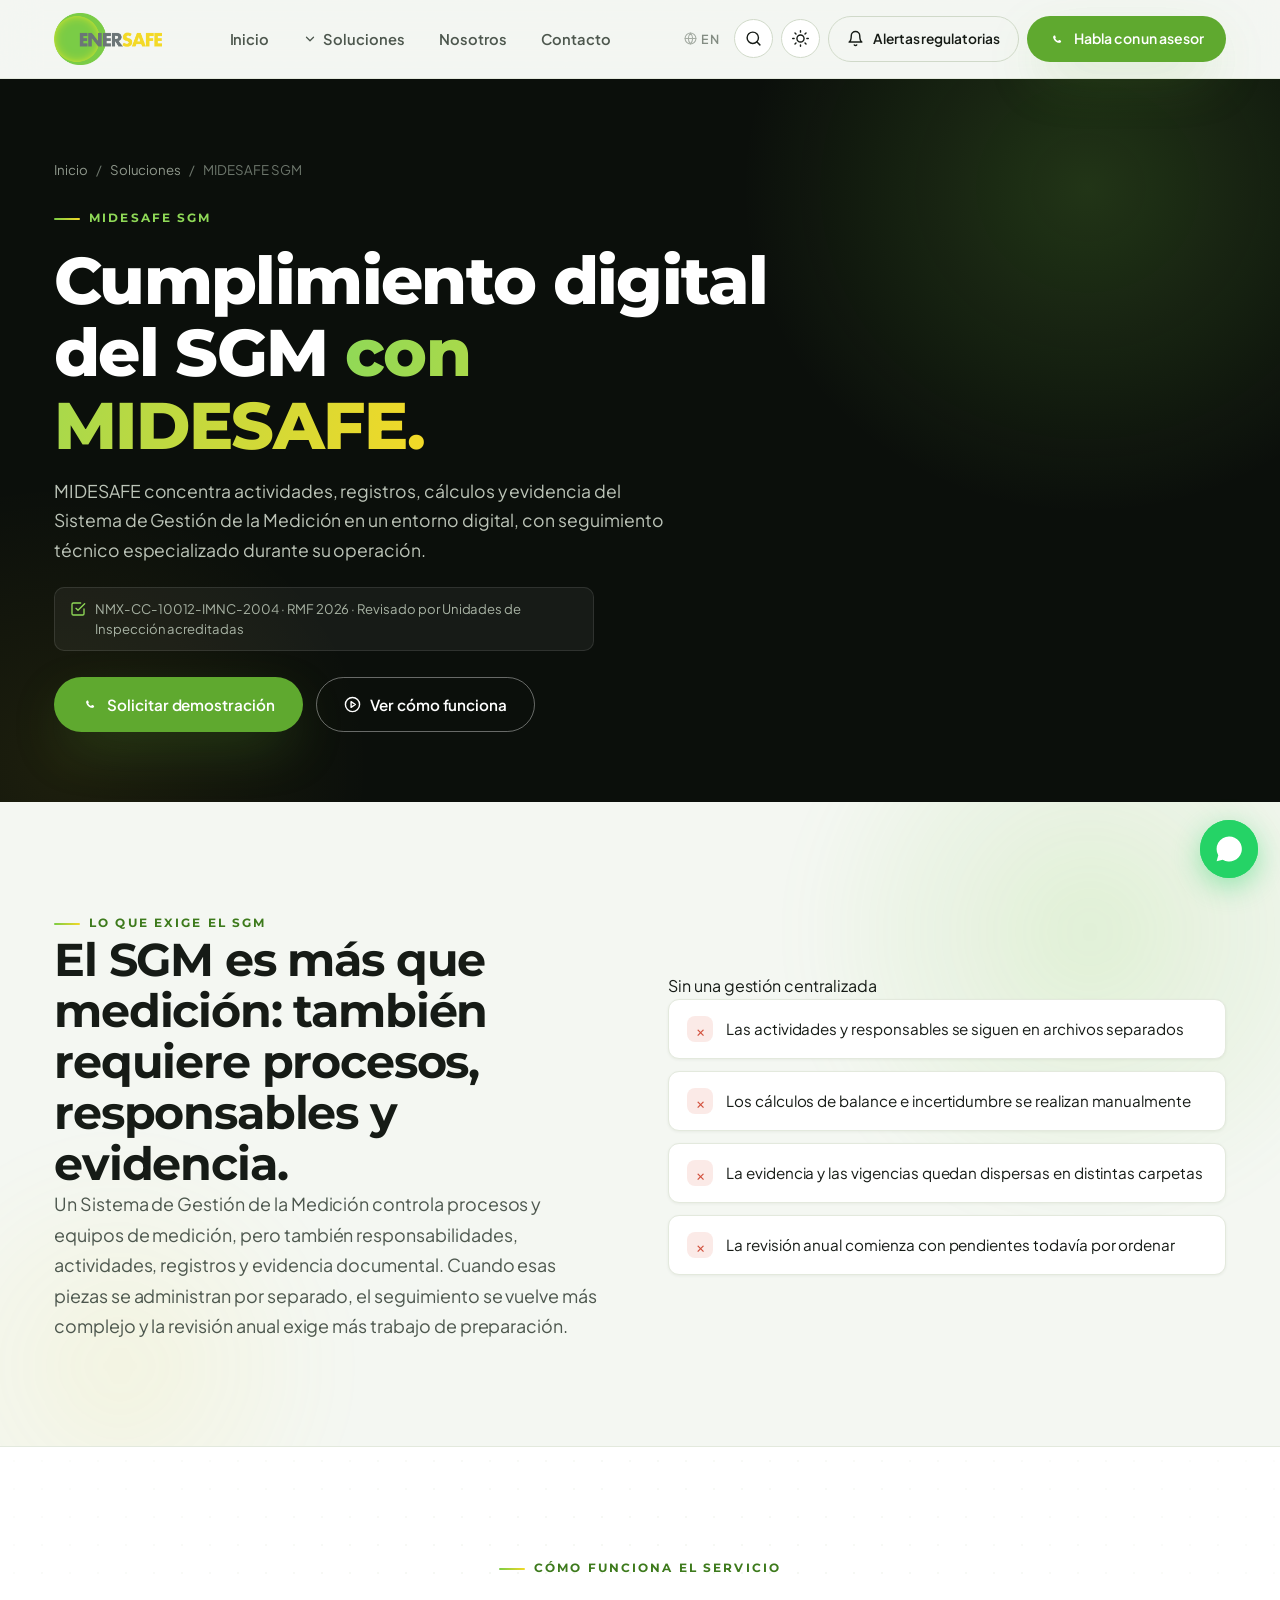
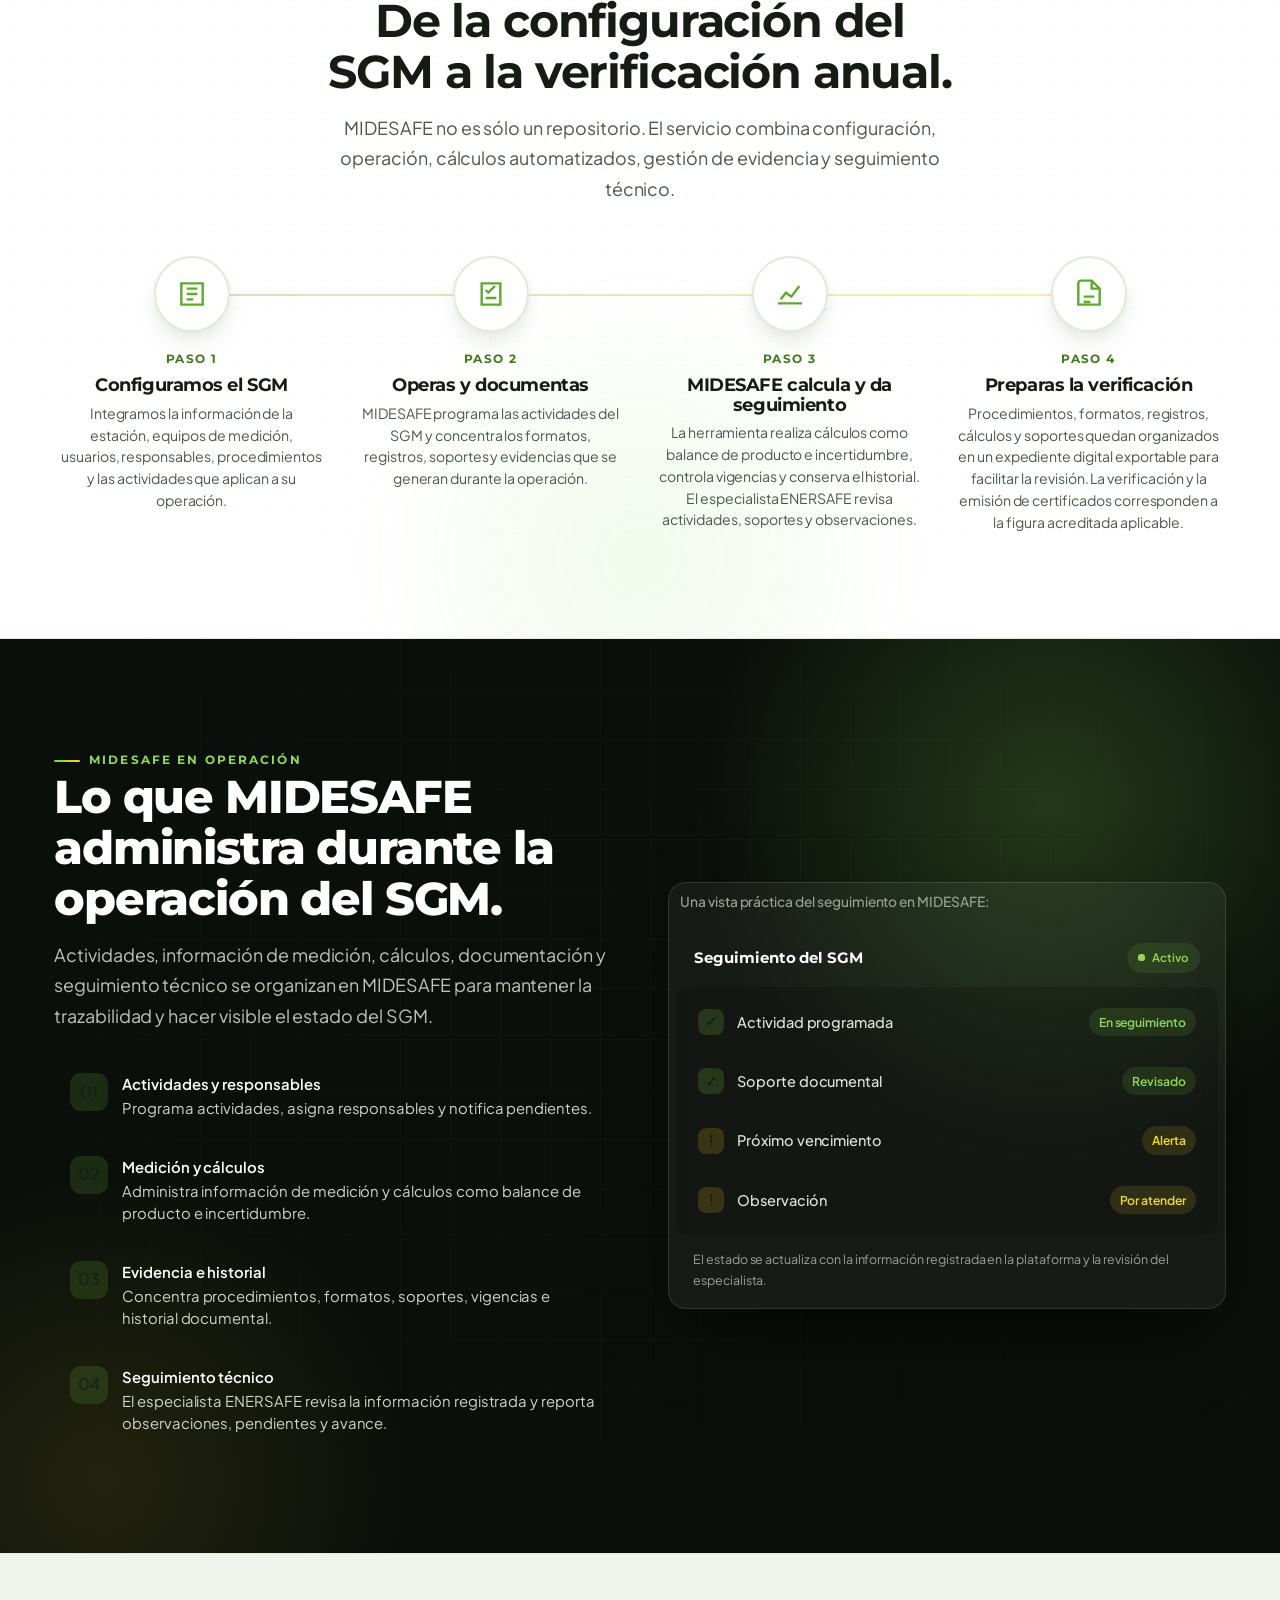
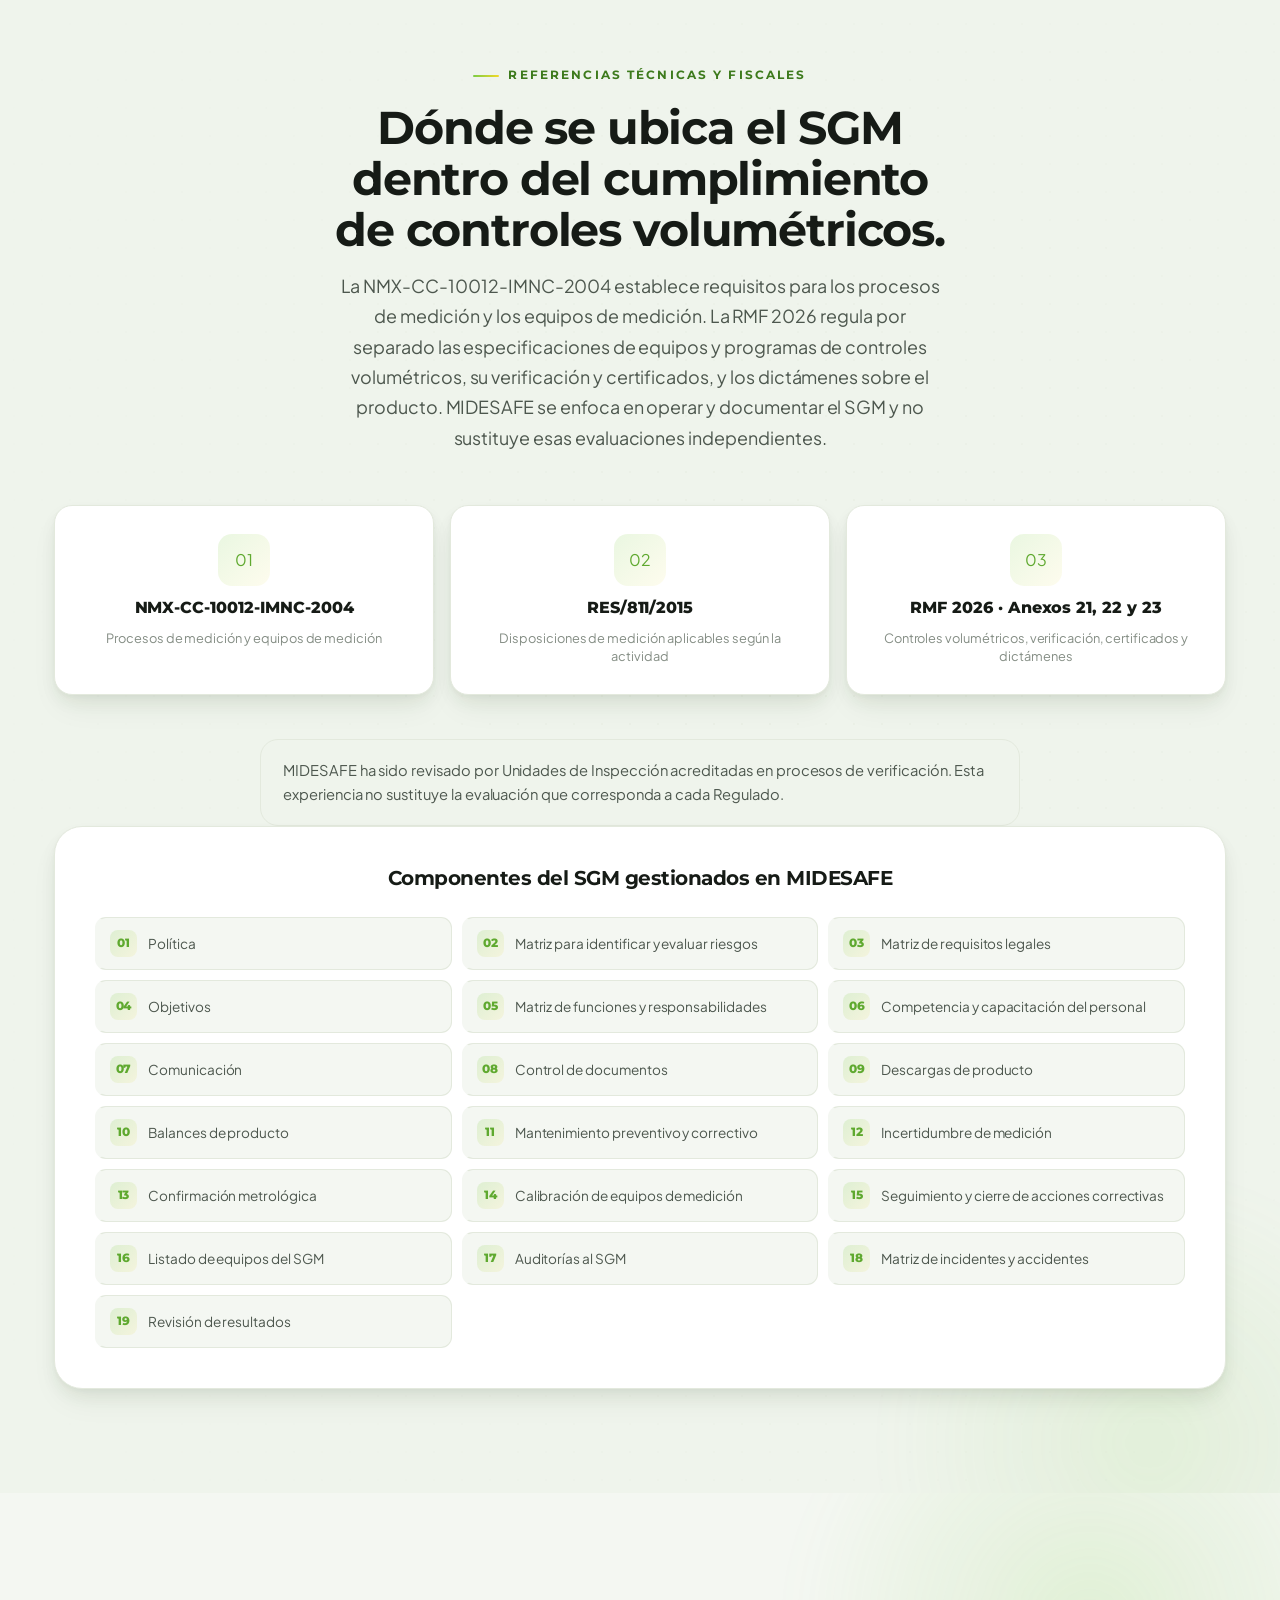
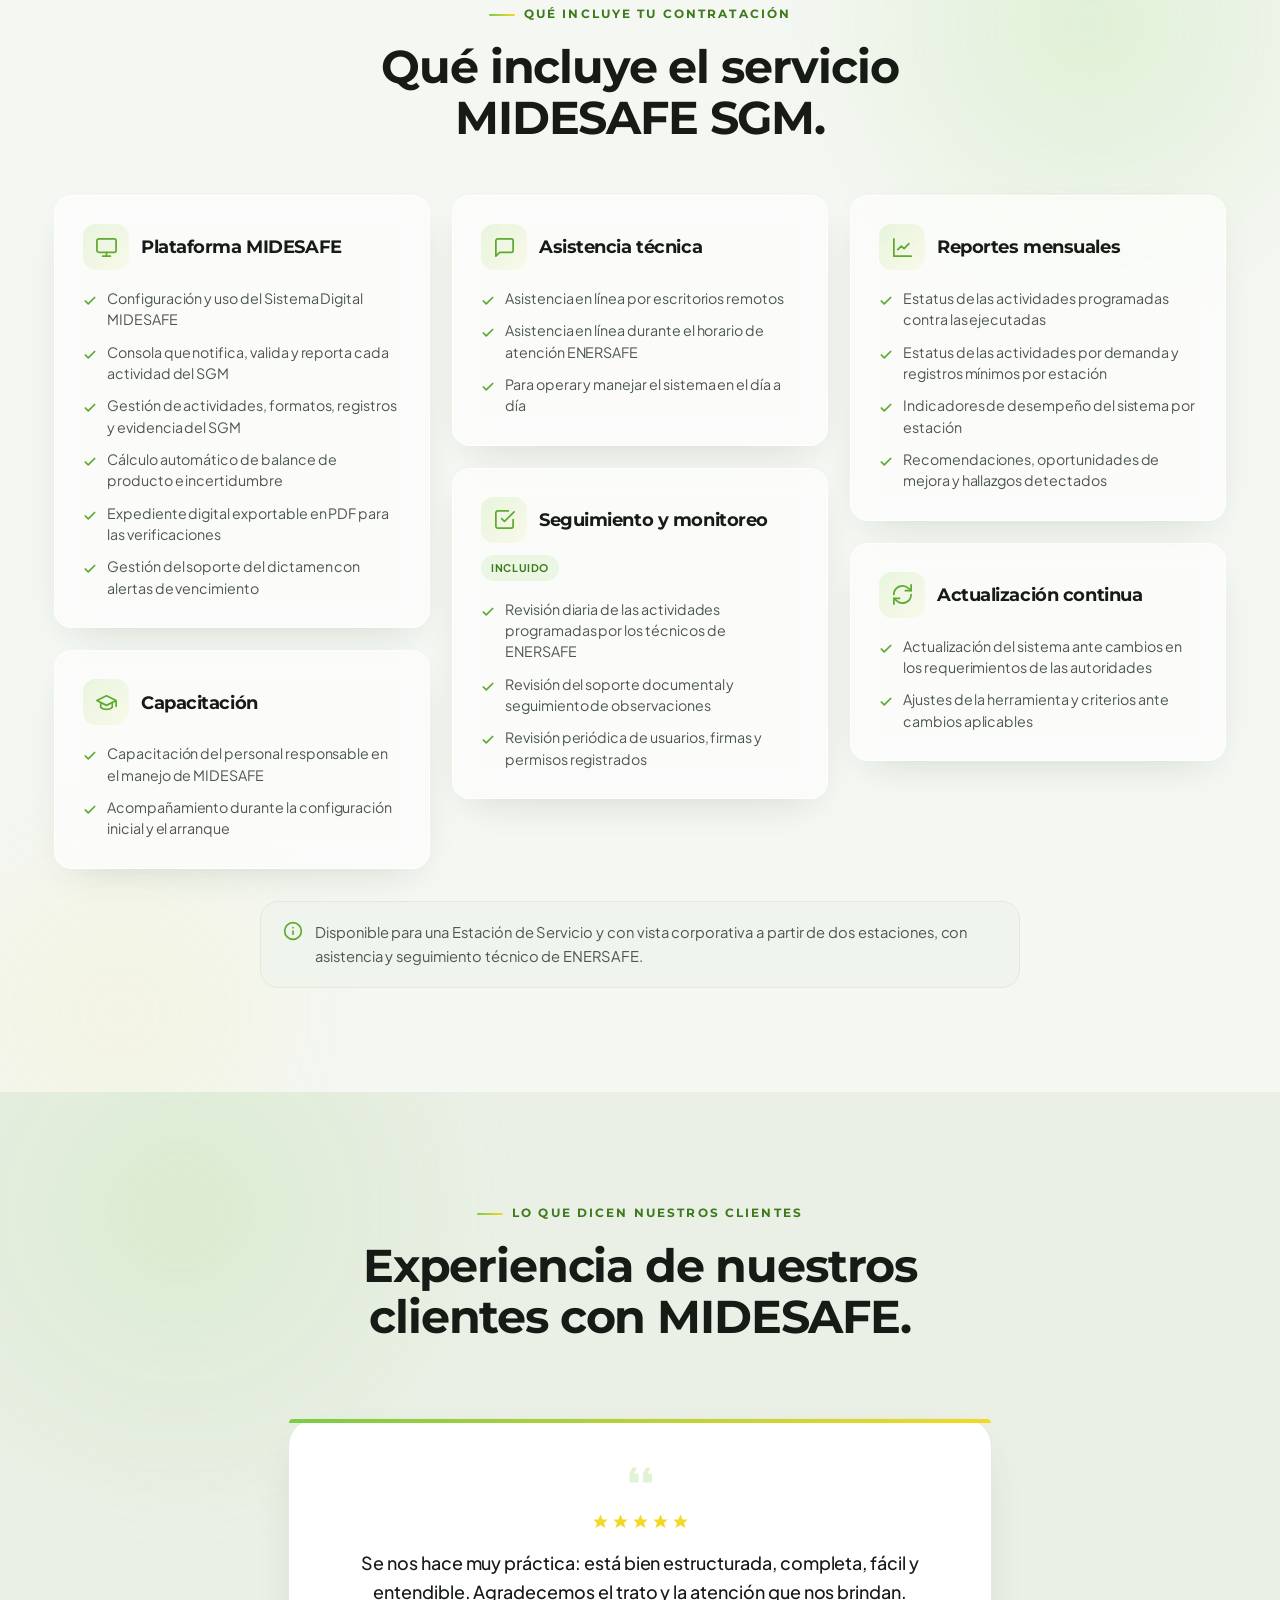
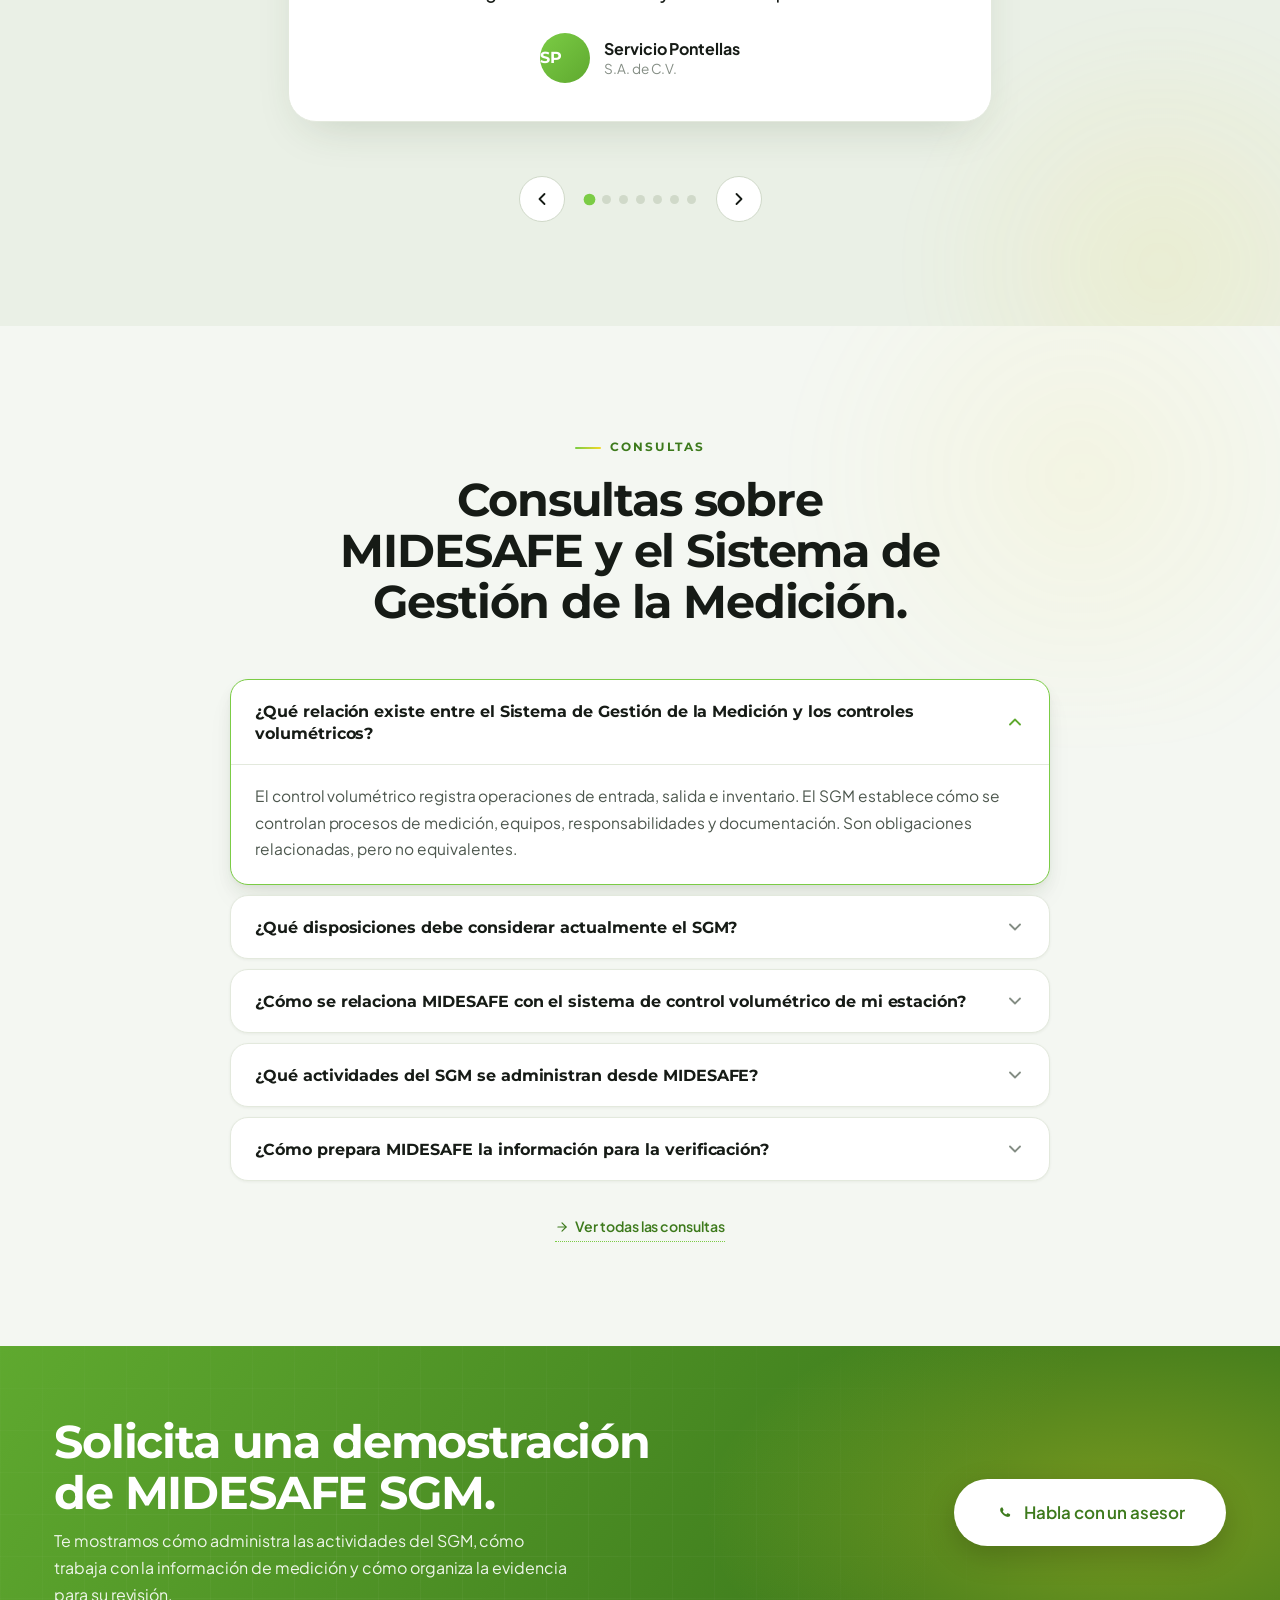
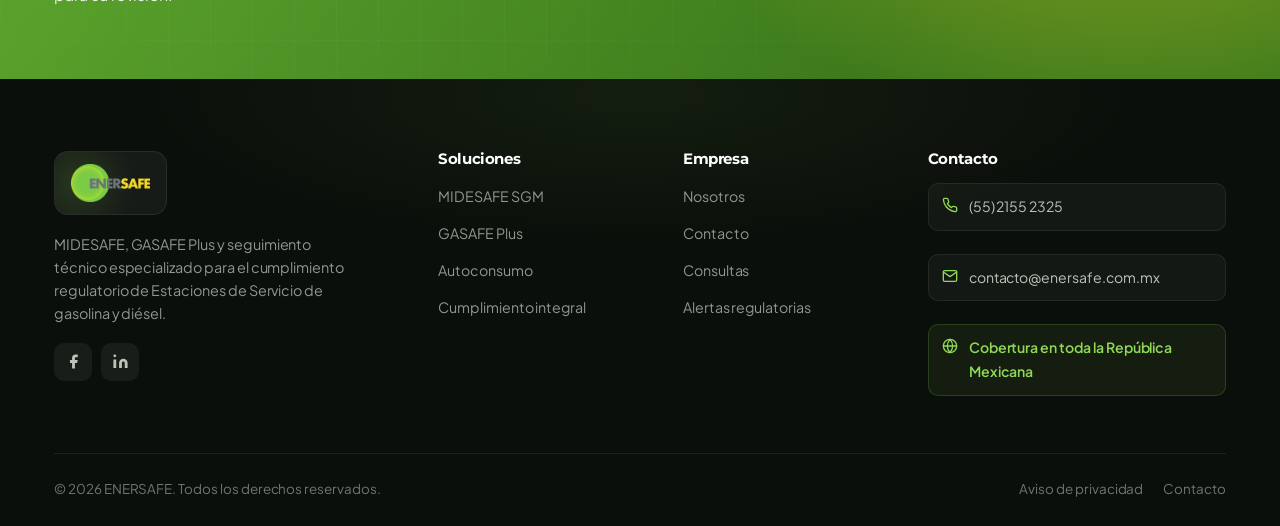
<file: midesafe-sgm.html>
<!DOCTYPE html>

<html lang="es">
<head>
<meta charset="utf-8"/>
<meta content="width=device-width, initial-scale=1.0" name="viewport"/>
<title>MIDESAFE SGM — Sistema de Gestión de la Medición | ENERSAFE</title>
<meta content="MIDESAFE concentra actividades, registros, cálculos y evidencia del Sistema de Gestión de la Medición, con seguimiento técnico especializado durante su operación." name="description"/>
<link href="https://enersafe.com.mx/midesafe-sgm.html" rel="canonical"/>
<link href="favicon.png" rel="icon" type="image/png"/>
<meta content="website" property="og:type"/>
<meta content="https://enersafe.com.mx/midesafe-sgm.html" property="og:url"/>
<meta content="MIDESAFE SGM — Sistema de Gestión de la Medición para el SAT | ENERSAFE" property="og:title"/>
<meta content="El SGM conforme a NMX-CC-10012-IMNC-2004 y Anexos 21, 22 y 23 del SAT. Con actividades, cálculos, evidencia y seguimiento técnico especializado para preparar la información requerida en la verificación anual." property="og:description"/>
<meta content="https://enersafe.com.mx/assets/og/enersafe-og.jpg" property="og:image"/>
<meta content="1200" property="og:image:width"/>
<meta content="630" property="og:image:height"/>
<meta content="es_MX" property="og:locale"/>
<meta content="ENERSAFE" property="og:site_name"/>
<meta content="summary_large_image" name="twitter:card"/>
<meta content="MIDESAFE SGM — Sistema de Gestión de la Medición SAT | ENERSAFE" name="twitter:title"/>
<meta content="El SGM conforme a NMX-CC-10012-IMNC-2004 y Anexos 21, 22 y 23. Con actividades, cálculos, evidencia y seguimiento técnico especializado." name="twitter:description"/>
<meta content="https://enersafe.com.mx/assets/og/enersafe-og.jpg" name="twitter:image"/>
<script type="application/ld+json">
{"@context":"https://schema.org","@graph":[{"@type":"Organization","@id":"https://enersafe.com.mx/#organization","name":"ENERSAFE","url":"https://enersafe.com.mx","logo":{"@type":"ImageObject","url":"https://enersafe.com.mx/assets/enersafe-logo.png"},"telephone":"+52-55-2155-2325","email":"contacto@enersafe.com.mx"},{"@type":"WebPage","@id":"https://enersafe.com.mx/midesafe-sgm.html","url":"https://enersafe.com.mx/midesafe-sgm.html","name":"MIDESAFE SGM — Gestión digital del Sistema de Gestión de la Medición"},{"@type":"Service","name":"MIDESAFE SGM","provider":{"@id":"https://enersafe.com.mx/#organization"},"serviceType":"Gestión digital del Sistema de Gestión de la Medición para Estaciones de Servicio","description":"Sistema digital para operar y documentar actividades, registros, cálculos y evidencia del SGM, con seguimiento técnico especializado."}]}
</script>
<link href="https://fonts.googleapis.com" rel="preconnect"/>
<link crossorigin="" href="https://fonts.gstatic.com" rel="preconnect"/>
<link href="https://fonts.googleapis.com/css2?family=Plus+Jakarta+Sans:wght@400;500;600;700;800&amp;family=Montserrat:wght@600;700;800&amp;display=swap" rel="stylesheet"/>
<link href="css/styles.css" rel="stylesheet"/>
</head>
<body>
<div class="scroll-progress" id="scrollProgress"></div>
<header id="siteHeader">
<nav class="nav">
<a aria-label="ENERSAFE inicio" class="brand" href="index.html"><img alt="ENERSAFE" src="assets/enersafe-logo.png"/></a>
<div class="nav-links">
<a data-en="Home" data-es="Inicio" href="index.html">Inicio</a>
<div class="nav-drop" id="navDrop">
<button data-en="Solutions" data-es="Soluciones" onclick="toggleDrop(event)">Soluciones
          <svg fill="none" stroke="currentColor" stroke-linecap="round" stroke-linejoin="round" stroke-width="2.2" viewbox="0 0 24 24"><polyline points="6 9 12 15 18 9"></polyline></svg>
</button>
<div class="drop-menu">
<a class="drop-item" href="midesafe-sgm.html">
<span class="di-ic"><svg fill="none" stroke="currentColor" stroke-linecap="round" stroke-linejoin="round" stroke-width="2" viewbox="0 0 24 24"><path d="M3 3v18h18"></path><path d="M18.7 8l-5.1 5.2-2.8-2.7L7 14.3"></path></svg></span>
<span class="di-tx"><span class="di-t">MIDESAFE SGM</span><span class="di-d" data-en="Measurement Management System · SAT" data-es="Sistema de Gestión de la Medición · SAT">Sistema de Gestión de la Medición · SAT</span></span>
</a>
<a class="drop-item" href="gasafe-plus.html">
<span class="di-ic"><svg fill="none" stroke="currentColor" stroke-linecap="round" stroke-linejoin="round" stroke-width="2" viewbox="0 0 24 24"><path d="M12 2l8 4v6c0 5-3.5 8-8 10-4.5-2-8-5-8-10V6l8-4z"></path><path d="M9 12l2 2 4-4"></path></svg></span>
<span class="di-tx"><span class="di-t">GASAFE Plus</span><span class="di-d" data-en="SASISOPA &amp; NOM-005 · ASEA" data-es="SASISOPA y NOM-005 · ASEA">SASISOPA y NOM-005 · ASEA</span></span>
</a>
<a class="drop-item" href="autoconsumo.html">
<span class="di-ic"><svg fill="none" stroke="currentColor" stroke-linecap="round" stroke-linejoin="round" stroke-width="2" viewbox="0 0 24 24"><path d="M14 16V4a2 2 0 0 0-2-2H4a2 2 0 0 0-2 2v11a1 1 0 0 0 1 1h2"></path><path d="M14 9h4l4 4v3a1 1 0 0 1-1 1h-1"></path><circle cx="7.5" cy="17.5" r="2.5"></circle><circle cx="17.5" cy="17.5" r="2.5"></circle></svg></span>
<span class="di-tx"><span class="di-t" data-en="Self-consumption" data-es="Autoconsumo">Autoconsumo</span><span class="di-d" data-en="Measurement management for self-consumption" data-es="Gestión de la medición para autoconsumo">Gestión de la medición para autoconsumo</span></span>
</a>
<div class="drop-sep"></div>
<a class="drop-item" href="servicios.html">
<span class="di-ic"><svg fill="none" stroke="currentColor" stroke-linecap="round" stroke-linejoin="round" stroke-width="2" viewbox="0 0 24 24"><path d="M14 2H6a2 2 0 0 0-2 2v16a2 2 0 0 0 2 2h12a2 2 0 0 0 2-2V8z"></path><polyline points="14 2 14 8 20 8"></polyline><line x1="9" x2="15" y1="15" y2="15"></line></svg></span>
<span class="di-tx"><span class="di-t" data-en="Full compliance" data-es="Cumplimiento integral">Cumplimiento integral</span><span class="di-d" data-en="Audits, registrations, licenses &amp; filings" data-es="Auditorías, registros, licencias y trámites">Auditorías, registros, licencias y trámites</span></span>
</a>
</div>
</div>
<a data-en="About" data-es="Nosotros" href="nosotros.html">Nosotros</a>
<a data-en="Contact" data-es="Contacto" href="contacto.html">Contacto</a>
</div>
<div class="nav-tools">
<button aria-label="Language / Idioma" class="lang-link" onclick="toggleLang()"><svg fill="none" stroke="currentColor" stroke-linecap="round" stroke-linejoin="round" stroke-width="2" viewbox="0 0 24 24"><circle cx="12" cy="12" r="10"></circle><line x1="2" x2="22" y1="12" y2="12"></line><path d="M12 2a15.3 15.3 0 0 1 4 10 15.3 15.3 0 0 1-4 10 15.3 15.3 0 0 1-4-10 15.3 15.3 0 0 1 4-10z"></path></svg><span class="lang-code">EN</span></button>
<button aria-label="Buscar" class="icon-btn" onclick="openSearch()">
<svg fill="none" stroke="currentColor" stroke-linecap="round" stroke-linejoin="round" stroke-width="2" viewbox="0 0 24 24"><circle cx="11" cy="11" r="8"></circle><line x1="21" x2="16.65" y1="21" y2="16.65"></line></svg>
</button>
<button aria-label="Tema" class="icon-btn" onclick="toggleTheme()">
<svg class="ic-sun" fill="none" stroke="currentColor" stroke-linecap="round" stroke-linejoin="round" stroke-width="2" viewbox="0 0 24 24"><circle cx="12" cy="12" r="5"></circle><line x1="12" x2="12" y1="1" y2="3"></line><line x1="12" x2="12" y1="21" y2="23"></line><line x1="4.22" x2="5.64" y1="4.22" y2="5.64"></line><line x1="18.36" x2="19.78" y1="18.36" y2="19.78"></line><line x1="1" x2="3" y1="12" y2="12"></line><line x1="21" x2="23" y1="12" y2="12"></line><line x1="4.22" x2="5.64" y1="19.78" y2="18.36"></line><line x1="18.36" x2="19.78" y1="5.64" y2="4.22"></line></svg>
<svg class="ic-moon" fill="none" stroke="currentColor" stroke-linecap="round" stroke-linejoin="round" stroke-width="2" style="display:none" viewbox="0 0 24 24"><path d="M21 12.79A9 9 0 1 1 11.21 3 7 7 0 0 0 21 12.79z"></path></svg>
</button>
<a class="btn btn-secondary nav-alerts" data-en="Regulatory alerts" data-es="Alertas regulatorias" href="index.html#alertas"><svg fill="none" stroke="currentColor" stroke-linecap="round" stroke-linejoin="round" stroke-width="2" viewbox="0 0 24 24"><path d="M18 8A6 6 0 0 0 6 8c0 7-3 9-3 9h18s-3-2-3-9"></path><path d="M13.73 21a2 2 0 0 1-3.46 0"></path></svg> Alertas regulatorias</a>
<a class="btn btn-primary nav-cta" data-en="Talk to an advisor" data-es="Habla con un asesor" href="https://wa.me/525610360614" rel="noopener" target="_blank"><svg fill="currentColor" style="width:16px;height:16px" viewbox="0 0 24 24"><path d="M17.5 14.4c-.3-.1-1.7-.8-2-.9-.3-.1-.5-.1-.7.1-.2.3-.7.9-.9 1.1-.2.2-.3.2-.6.1-.3-.1-1.2-.5-2.3-1.4-.9-.8-1.4-1.7-1.6-2-.2-.3 0-.5.1-.6.1-.1.3-.3.4-.5.1-.2.2-.3.3-.5.1-.2 0-.4 0-.5-.1-.1-.7-1.6-.9-2.2-.2-.6-.5-.5-.7-.5h-.6c-.2 0-.5.1-.8.4-.3.3-1 1-1 2.5s1.1 2.9 1.2 3.1c.1.2 2.1 3.2 5.1 4.5.7.3 1.3.5 1.7.6.7.2 1.4.2 1.9.1.6-.1 1.7-.7 1.9-1.4.2-.7.2-1.3.2-1.4-.1-.1-.3-.2-.6-.3z"></path></svg> Habla con un asesor</a>
<button aria-label="Menú" class="nav-toggle" onclick="toggleMobileNav()"><span></span><span></span><span></span></button>
</div>
</nav>
<div class="mobile-nav">
<a data-en="Home" data-es="Inicio" href="index.html">Inicio</a>
<a class="sub" href="midesafe-sgm.html">MIDESAFE SGM</a>
<a class="sub" href="gasafe-plus.html">GASAFE Plus</a>
<a class="sub" data-en="Self-consumption" data-es="Autoconsumo" href="autoconsumo.html">Autoconsumo</a>
<a class="sub" data-en="Full compliance" data-es="Cumplimiento integral" href="servicios.html">Cumplimiento integral</a>
<a data-en="About" data-es="Nosotros" href="nosotros.html">Nosotros</a>
<a data-en="Contact" data-es="Contacto" href="contacto.html">Contacto</a>
<a data-en="Talk to an advisor" data-es="Habla con un asesor" href="https://wa.me/525610360614" rel="noopener" target="_blank">Habla con un asesor</a>
</div>
</header>
<div class="search-overlay" id="searchOverlay">
<div class="search-box">
<div class="search-input-row">
<svg fill="none" stroke="currentColor" stroke-linecap="round" stroke-linejoin="round" stroke-width="2" viewbox="0 0 24 24"><circle cx="11" cy="11" r="8"></circle><line x1="21" x2="16.65" y1="21" y2="16.65"></line></svg>
<input autocomplete="off" id="searchInput" placeholder="Buscar ASEA, SAT, SASISOPA, dictamen, COA..." type="text"/>
<button aria-label="Cerrar" class="search-close" onclick="closeSearch()">×</button>
</div>
<div class="search-results" id="searchResults"></div>
</div>
</div>
<!-- ============================ ENCABEZADO DE PÁGINA ============================ -->
<section class="page-hero">
<div class="ph-mesh"></div>
<div class="wrap">
<div class="crumbs">
<a data-en="Home" data-es="Inicio" href="index.html">Inicio</a> <span>/</span>
<a data-en="Solutions" data-es="Soluciones" href="servicios.html">Soluciones</a> <span>/</span>
<span>MIDESAFE SGM</span>
</div>
<span class="eyebrow light">MIDESAFE SGM</span>
<h1 data-en="Digital SGM compliance &lt;span class='hl'&gt;with MIDESAFE.&lt;/span&gt;" data-es="Cumplimiento digital del SGM &lt;span class='hl'&gt;con MIDESAFE.&lt;/span&gt;">Cumplimiento digital del SGM <span class="hl">con MIDESAFE.</span></h1>
<p data-en="MIDESAFE brings together SGM activities, records, calculations and evidence in one digital environment, with specialized technical follow-up throughout operation." data-es="MIDESAFE concentra actividades, registros, cálculos y evidencia del Sistema de Gestión de la Medición en un entorno digital, con seguimiento técnico especializado durante su operación.">MIDESAFE concentra actividades, registros, cálculos y evidencia del Sistema de Gestión de la Medición en un entorno digital, con seguimiento técnico especializado durante su operación.</p>
<div class="ph-norm"><svg fill="none" stroke="currentColor" stroke-linecap="round" stroke-linejoin="round" stroke-width="2" viewbox="0 0 24 24"><path d="M9 11l3 3L22 4"></path><path d="M21 12v7a2 2 0 0 1-2 2H5a2 2 0 0 1-2-2V5a2 2 0 0 1 2-2h11"></path></svg> <span data-en="NMX-CC-10012-IMNC-2004 · 2026 RMF · Reviewed by accredited Inspection Units" data-es="NMX-CC-10012-IMNC-2004 · RMF 2026 · Revisado por Unidades de Inspección acreditadas">NMX-CC-10012-IMNC-2004 · RMF 2026 · Revisado por Unidades de Inspección acreditadas</span></div>
<div class="ph-actions">
<a class="btn btn-primary" data-en="Request a demo" data-es="Solicitar demostración" href="https://wa.me/525610360614" rel="noopener" target="_blank"><svg fill="currentColor" style="width:16px;height:16px" viewbox="0 0 24 24"><path d="M17.5 14.4c-.3-.1-1.7-.8-2-.9-.3-.1-.5-.1-.7.1-.2.3-.7.9-.9 1.1-.2.2-.3.2-.6.1-.3-.1-1.2-.5-2.3-1.4-.9-.8-1.4-1.7-1.6-2-.2-.3 0-.5.1-.6.1-.1.3-.3.4-.5.1-.2.2-.3.3-.5.1-.2 0-.4 0-.5-.1-.1-.7-1.6-.9-2.2-.2-.6-.5-.5-.7-.5h-.6c-.2 0-.5.1-.8.4-.3.3-1 1-1 2.5s1.1 2.9 1.2 3.1c.1.2 2.1 3.2 5.1 4.5.7.3 1.3.5 1.7.6.7.2 1.4.2 1.9.1.6-.1 1.7-.7 1.9-1.4.2-.7.2-1.3.2-1.4-.1-.1-.3-.2-.6-.3z"></path></svg> Solicitar demostración</a>
<a class="btn btn-secondary" data-en="See how it works" data-es="Ver cómo funciona" href="#como"><svg fill="none" stroke="currentColor" stroke-linecap="round" stroke-linejoin="round" stroke-width="2" viewbox="0 0 24 24"><circle cx="12" cy="12" r="10"></circle><polygon points="10 8 16 12 10 16 10 8"></polygon></svg> Ver cómo funciona</a>
</div>
</div>
</section>
<!-- ============================ EL PROBLEMA QUE RESUELVE ============================ -->
<section class="section sols">
<div class="wrap">
<div class="prob-layout">
<div class="reveal-l">
<span class="eyebrow" data-en="What the SGM requires" data-es="Lo que exige el SGM">Lo que exige el SGM</span>
<h2 data-en="The SGM is more than measurement: it also requires processes, responsible parties and evidence." data-es="El SGM es más que medición: también requiere procesos, responsables y evidencia.">El SGM es más que medición: también requiere procesos, responsables y evidencia.</h2>
<p class="lead" data-en="A Measurement Management System controls measurement processes and equipment, but also responsibilities, activities, records and documented evidence. When these pieces are managed separately, follow-up becomes harder and the annual review requires more rework." data-es="Un Sistema de Gestión de la Medición controla procesos y equipos de medición, pero también responsabilidades, actividades, registros y evidencia documental. Cuando esas piezas se administran por separado, el seguimiento se vuelve más complejo y la revisión anual exige más trabajo de preparación.">Un Sistema de Gestión de la Medición controla procesos y equipos de medición, pero también responsabilidades, actividades, registros y evidencia documental. Cuando esas piezas se administran por separado, el seguimiento se vuelve más complejo y la revisión anual exige más trabajo de preparación.</p>
</div>
<div class="reveal-r" data-delay="1">
<span class="prob-label" data-en="Without a centralized SGM" data-es="Sin una gestión centralizada">Sin una gestión centralizada</span>
<div class="prob-list">
<div class="prob-item"><span class="pi-x">×</span><span data-en="Activities and responsible parties are followed up in separate files" data-es="Las actividades y responsables se siguen en archivos separados">Las actividades y responsables se siguen en archivos separados</span></div>
<div class="prob-item"><span class="pi-x">×</span><span data-en="Balance and uncertainty calculations are performed manually" data-es="Los cálculos de balance e incertidumbre se realizan manualmente">Los cálculos de balance e incertidumbre se realizan manualmente</span></div>
<div class="prob-item"><span class="pi-x">×</span><span data-en="Evidence and validities are dispersed in different folders" data-es="La evidencia y las vigencias quedan dispersas en distintas carpetas">La evidencia y las vigencias quedan dispersas en distintas carpetas</span></div>
<div class="prob-item"><span class="pi-x">×</span><span data-en="The annual review begins with pending items still to organize" data-es="La revisión anual comienza con pendientes todavía por ordenar">La revisión anual comienza con pendientes todavía por ordenar</span></div>
</div>
</div>
</div>
</div>
</section>
<!-- ============================ CÓMO FUNCIONA (flujo de 4 pasos) ============================ -->
<section class="section how" id="como">
<div class="wrap">
<div class="section-head center reveal">
<span class="eyebrow" data-en="How the service works" data-es="Cómo funciona el servicio">Cómo funciona el servicio</span>
<h2 data-en="From SGM setup to annual verification." data-es="De la configuración del SGM a la verificación anual.">De la configuración del SGM a la verificación anual.</h2>
<p class="lead" data-en="MIDESAFE is not just a repository. The service combines configuration, daily operation, automated calculations, evidence management and technical follow-up." data-es="MIDESAFE no es sólo un repositorio. El servicio combina configuración, operación, cálculos automatizados, gestión de evidencia y seguimiento técnico." style="margin:0 auto">MIDESAFE no es sólo un repositorio. El servicio combina configuración, operación, cálculos automatizados, gestión de evidencia y seguimiento técnico.</p>
</div>
<div class="flow">
<div class="flow-line"></div>
<div class="flow-step reveal">
<div class="fs-ic"><svg fill="none" stroke="currentColor" stroke-width="1.8" viewbox="0 0 24 24"><path d="M4 4h16v16H4z"></path><path d="M8 8h8M8 12h8M8 16h5"></path></svg></div>
<span class="fs-step" data-en="Step 1" data-es="Paso 1">Paso 1</span>
<h3 data-en="We configure the SGM" data-es="Configuramos el SGM">Configuramos el SGM</h3>
<p data-en="We integrate station information, measurement equipment, users, responsible parties, procedures and the activities that apply to its operation." data-es="Integramos la información de la estación, equipos de medición, usuarios, responsables, procedimientos y las actividades que aplican a su operación.">Integramos la información de la estación, equipos de medición, usuarios, responsables, procedimientos y las actividades que aplican a su operación.</p>
</div>
<div class="flow-step reveal" data-delay="1">
<div class="fs-ic"><svg fill="none" stroke="currentColor" stroke-width="1.8" viewbox="0 0 24 24"><path d="M5 4h14v16H5z"></path><path d="M8 9l2 2 5-5M8 15h8"></path></svg></div>
<span class="fs-step" data-en="Step 2" data-es="Paso 2">Paso 2</span>
<h3 data-en="You operate and document" data-es="Operas y documentas">Operas y documentas</h3>
<p data-en="MIDESAFE schedules SGM activities and brings together the forms, records, supporting documents and evidence generated during operation." data-es="MIDESAFE programa las actividades del SGM y concentra los formatos, registros, soportes y evidencias que se generan durante la operación.">MIDESAFE programa las actividades del SGM y concentra los formatos, registros, soportes y evidencias que se generan durante la operación.</p>
</div>
<div class="flow-step reveal" data-delay="2">
<div class="fs-ic"><svg fill="none" stroke="currentColor" stroke-width="1.8" viewbox="0 0 24 24"><path d="M3 19h18M5 16l4-5 4 3 6-8"></path></svg></div>
<span class="fs-step" data-en="Step 3" data-es="Paso 3">Paso 3</span>
<h3 data-en="MIDESAFE calculates and follows up" data-es="MIDESAFE calcula y da seguimiento">MIDESAFE calcula y da seguimiento</h3>
<p data-en="The tool performs calculations such as product balance and uncertainty, controls validities and keeps the history. The ENERSAFE specialist reviews activities, supporting documents and observations." data-es="La herramienta realiza cálculos como balance de producto e incertidumbre, controla vigencias y conserva el historial. El especialista ENERSAFE revisa actividades, soportes y observaciones.">La herramienta realiza cálculos como balance de producto e incertidumbre, controla vigencias y conserva el historial. El especialista ENERSAFE revisa actividades, soportes y observaciones.</p>
</div>
<div class="flow-step reveal" data-delay="3">
<div class="fs-ic"><svg fill="none" stroke="currentColor" stroke-width="1.8" viewbox="0 0 24 24"><path d="M14 2H6a2 2 0 0 0-2 2v16h16V8z"></path><path d="M14 2v6h6M8 14h8M8 18h5"></path></svg></div>
<span class="fs-step" data-en="Step 4" data-es="Paso 4">Paso 4</span>
<h3 data-en="You prepare the verification" data-es="Preparas la verificación">Preparas la verificación</h3>
<p data-en="Procedures, forms, records, calculations and supporting documents are organized in an exportable digital file to facilitate review. Verification and certificate issuance correspond to the applicable accredited body." data-es="Procedimientos, formatos, registros, cálculos y soportes quedan organizados en un expediente digital exportable para facilitar la revisión. La verificación y la emisión de certificados corresponden a la figura acreditada aplicable.">Procedimientos, formatos, registros, cálculos y soportes quedan organizados en un expediente digital exportable para facilitar la revisión. La verificación y la emisión de certificados corresponden a la figura acreditada aplicable.</p>
</div>
</div>
</div>
</section>
<!-- ============================ CONEXIÓN CON CONTROL VOLUMÉTRICO ============================ -->
<section class="spec">
<div class="spec-mesh"></div><div class="spec-grid-bg"></div>
<div class="wrap"><div class="spec-inner">
<div class="reveal-l">
<span class="eyebrow light" data-en="MIDESAFE in operation" data-es="MIDESAFE en operación">MIDESAFE en operación</span>
<h2 data-en="What MIDESAFE manages throughout SGM operation." data-es="Lo que MIDESAFE administra durante la operación del SGM.">Lo que MIDESAFE administra durante la operación del SGM.</h2>
<p class="lead" data-en="Activities, measurement information, calculations, documentation and technical follow-up are organized in MIDESAFE to maintain traceability and make the status of the SGM visible." data-es="Actividades, información de medición, cálculos, documentación y seguimiento técnico se organizan en MIDESAFE para mantener la trazabilidad y hacer visible el estado del SGM.">Actividades, información de medición, cálculos, documentación y seguimiento técnico se organizan en MIDESAFE para mantener la trazabilidad y hacer visible el estado del SGM.</p>
<div class="spec-list">
<div class="spec-item"><span class="ic">01</span><span class="tx"><b data-en="Activities and responsible parties" data-es="Actividades y responsables">Actividades y responsables</b><span data-en="Schedules activities, assigns responsible parties and notifies pending work." data-es="Programa actividades, asigna responsables y notifica pendientes.">Programa actividades, asigna responsables y notifica pendientes.</span></span></div>
<div class="spec-item"><span class="ic">02</span><span class="tx"><b data-en="Measurement and calculations" data-es="Medición y cálculos">Medición y cálculos</b><span data-en="Manages measurement information and calculations such as product balance and uncertainty." data-es="Administra información de medición y cálculos como balance de producto e incertidumbre.">Administra información de medición y cálculos como balance de producto e incertidumbre.</span></span></div>
<div class="spec-item"><span class="ic">03</span><span class="tx"><b data-en="Evidence and history" data-es="Evidencia e historial">Evidencia e historial</b><span data-en="Keeps procedures, forms, supporting documents, validities and documentary history together." data-es="Concentra procedimientos, formatos, soportes, vigencias e historial documental.">Concentra procedimientos, formatos, soportes, vigencias e historial documental.</span></span></div>
<div class="spec-item"><span class="ic">04</span><span class="tx"><b data-en="Technical follow-up" data-es="Seguimiento técnico">Seguimiento técnico</b><span data-en="The ENERSAFE specialist reviews recorded information and reports observations, pending items and progress." data-es="El especialista ENERSAFE revisa la información registrada y reporta observaciones, pendientes y avance.">El especialista ENERSAFE revisa la información registrada y reporta observaciones, pendientes y avance.</span></span></div>
</div>
</div>
<div class="reveal-r" data-delay="1"><div class="spec-panel">
<p class="spec-panel-intro" data-en="A practical view of follow-up in MIDESAFE:" data-es="Una vista práctica del seguimiento en MIDESAFE:">Una vista práctica del seguimiento en MIDESAFE:</p>
<div class="sp-head"><span class="t" data-en="SGM follow-up" data-es="Seguimiento del SGM">Seguimiento del SGM</span><span class="sp-live"><span class="pulse"></span> <span data-en="Active" data-es="Activo">Activo</span></span></div>
<div class="sp-body">
<div class="sp-row"><span class="sp-check ok">✓</span><span class="lbl" data-en="Scheduled activity" data-es="Actividad programada">Actividad programada</span><span class="val val-ok" data-en="In follow-up" data-es="En seguimiento">En seguimiento</span></div>
<div class="sp-row"><span class="sp-check ok">✓</span><span class="lbl" data-en="Supporting document" data-es="Soporte documental">Soporte documental</span><span class="val val-ok" data-en="Reviewed" data-es="Revisado">Revisado</span></div>
<div class="sp-row"><span class="sp-check warn">!</span><span class="lbl" data-en="Upcoming expiration" data-es="Próximo vencimiento">Próximo vencimiento</span><span class="val val-warn" data-en="Alert" data-es="Alerta">Alerta</span></div>
<div class="sp-row"><span class="sp-check warn">!</span><span class="lbl" data-en="Observation" data-es="Observación">Observación</span><span class="val val-warn" data-en="Pending attention" data-es="Por atender">Por atender</span></div>
</div>
<div class="sp-foot"><span data-en="Status is updated with the information recorded in the platform and the specialist's review." data-es="El estado se actualiza con la información registrada en la plataforma y la revisión del especialista.">El estado se actualiza con la información registrada en la plataforma y la revisión del especialista.</span></div>
</div></div>
</div></div></section>
<!-- ============================ CUMPLIMIENTO CONFORME A LA NORMA ============================ -->
<section class="section deps">
<div class="wrap">
<div class="section-head center reveal">
<span class="eyebrow" data-en="Technical and tax references" data-es="Referencias técnicas y fiscales">Referencias técnicas y fiscales</span>
<h2 data-en="Where the SGM fits within volumetric-control compliance." data-es="Dónde se ubica el SGM dentro del cumplimiento de controles volumétricos.">Dónde se ubica el SGM dentro del cumplimiento de controles volumétricos.</h2>
<p class="lead" data-en="NMX-CC-10012-IMNC-2004 establishes requirements for measurement processes and measurement equipment. The 2026 RMF separately regulates technical specifications for volumetric-control equipment and software, verification and certificates, and product-related reports. MIDESAFE focuses on operating and documenting the SGM and does not replace those independent assessments." data-es="La NMX-CC-10012-IMNC-2004 establece requisitos para los procesos de medición y los equipos de medición. La RMF 2026 regula por separado las especificaciones de equipos y programas de controles volumétricos, su verificación y certificados, y los dictámenes sobre el producto. MIDESAFE se enfoca en operar y documentar el SGM y no sustituye esas evaluaciones independientes." style="margin:0 auto">La NMX-CC-10012-IMNC-2004 establece requisitos para los procesos de medición y los equipos de medición. La RMF 2026 regula por separado las especificaciones de equipos y programas de controles volumétricos, su verificación y certificados, y los dictámenes sobre el producto. MIDESAFE se enfoca en operar y documentar el SGM y no sustituye esas evaluaciones independientes.</p>
</div>
<div class="seals reveal" data-delay="1">
<div class="seal"><span class="seal-ic">01</span><span class="seal-t">NMX-CC-10012-IMNC-2004</span><span class="seal-d" data-en="Measurement processes and measurement equipment" data-es="Procesos de medición y equipos de medición">Procesos de medición y equipos de medición</span></div>
<div class="seal"><span class="seal-ic">02</span><span class="seal-t">RES/811/2015</span><span class="seal-d" data-en="Measurement provisions applicable according to the activity" data-es="Disposiciones de medición aplicables según la actividad">Disposiciones de medición aplicables según la actividad</span></div>
<div class="seal"><span class="seal-ic">03</span><span class="seal-t" data-en="2026 RMF · Annexes 21, 22 and 23" data-es="RMF 2026 · Anexos 21, 22 y 23">RMF 2026 · Anexos 21, 22 y 23</span><span class="seal-d" data-en="Volumetric controls, verification, certificates and reports" data-es="Controles volumétricos, verificación, certificados y dictámenes">Controles volumétricos, verificación, certificados y dictámenes</span></div>
</div>
<div class="incl-note reveal"><span data-en="MIDESAFE has been reviewed by accredited Inspection Units in verification processes. This experience does not replace the assessment that corresponds to each regulated entity." data-es="MIDESAFE ha sido revisado por Unidades de Inspección acreditadas en procesos de verificación. Esta experiencia no sustituye la evaluación que corresponda a cada Regulado.">MIDESAFE ha sido revisado por Unidades de Inspección acreditadas en procesos de verificación. Esta experiencia no sustituye la evaluación que corresponda a cada Regulado.</span></div>
<div class="req-block reveal" data-delay="2">
<h3 class="req-title" data-en="SGM components managed in MIDESAFE" data-es="Componentes del SGM gestionados en MIDESAFE">Componentes del SGM gestionados en MIDESAFE</h3>
<div class="req-grid">
<div class="req"><span class="req-n">01</span><span data-en="Policy" data-es="Política">Política</span></div>
<div class="req"><span class="req-n">02</span><span data-en="Risk identification and evaluation matrix" data-es="Matriz para identificar y evaluar riesgos">Matriz para identificar y evaluar riesgos</span></div>
<div class="req"><span class="req-n">03</span><span data-en="Legal requirements matrix" data-es="Matriz de requisitos legales">Matriz de requisitos legales</span></div>
<div class="req"><span class="req-n">04</span><span data-en="Objectives" data-es="Objetivos">Objetivos</span></div>
<div class="req"><span class="req-n">05</span><span data-en="Roles and responsibilities matrix" data-es="Matriz de funciones y responsabilidades">Matriz de funciones y responsabilidades</span></div>
<div class="req"><span class="req-n">06</span><span data-en="Staff competence and training" data-es="Competencia y capacitación del personal">Competencia y capacitación del personal</span></div>
<div class="req"><span class="req-n">07</span><span data-en="Communication" data-es="Comunicación">Comunicación</span></div>
<div class="req"><span class="req-n">08</span><span data-en="Document control" data-es="Control de documentos">Control de documentos</span></div>
<div class="req"><span class="req-n">09</span><span data-en="Product unloads" data-es="Descargas de producto">Descargas de producto</span></div>
<div class="req"><span class="req-n">10</span><span data-en="Product balances" data-es="Balances de producto">Balances de producto</span></div>
<div class="req"><span class="req-n">11</span><span data-en="Preventive and corrective maintenance" data-es="Mantenimiento preventivo y correctivo">Mantenimiento preventivo y correctivo</span></div>
<div class="req"><span class="req-n">12</span><span data-en="Measurement uncertainty" data-es="Incertidumbre de medición">Incertidumbre de medición</span></div>
<div class="req"><span class="req-n">13</span><span data-en="Metrological confirmation" data-es="Confirmación metrológica">Confirmación metrológica</span></div>
<div class="req"><span class="req-n">14</span><span data-en="Measurement-equipment calibration" data-es="Calibración de equipos de medición">Calibración de equipos de medición</span></div>
<div class="req"><span class="req-n">15</span><span data-en="Corrective-action follow-up and closure" data-es="Seguimiento y cierre de acciones correctivas">Seguimiento y cierre de acciones correctivas</span></div>
<div class="req"><span class="req-n">16</span><span data-en="SGM equipment list" data-es="Listado de equipos del SGM">Listado de equipos del SGM</span></div>
<div class="req"><span class="req-n">17</span><span data-en="SGM audits" data-es="Auditorías al SGM">Auditorías al SGM</span></div>
<div class="req"><span class="req-n">18</span><span data-en="Incident and accident matrix" data-es="Matriz de incidentes y accidentes">Matriz de incidentes y accidentes</span></div>
<div class="req"><span class="req-n">19</span><span data-en="Results review" data-es="Revisión de resultados">Revisión de resultados</span></div>
</div></div>
</div></section>
<!-- ============================ QUÉ INCLUYE ============================ -->
<section class="section sols">
<div class="wrap">
<div class="section-head center reveal">
<span class="eyebrow" data-en="What your subscription includes" data-es="Qué incluye tu contratación">Qué incluye tu contratación</span>
<h2 data-en="What the MIDESAFE SGM service includes." data-es="Qué incluye el servicio MIDESAFE SGM.">Qué incluye el servicio MIDESAFE SGM.</h2>
</div>
<div class="incl-grid">
<div class="incl-card reveal">
<div class="incl-h"><span class="incl-ic"><svg fill="none" stroke="currentColor" stroke-linecap="round" stroke-linejoin="round" stroke-width="1.8" viewbox="0 0 24 24"><rect height="14" rx="2" width="20" x="2" y="3"></rect><line x1="8" x2="16" y1="21" y2="21"></line><line x1="12" x2="12" y1="17" y2="21"></line></svg></span><h3 data-en="MIDESAFE platform" data-es="Plataforma MIDESAFE">Plataforma MIDESAFE</h3></div>
<ul>
<li data-en="Setup and use of the MIDESAFE Digital System" data-es="Configuración y uso del Sistema Digital MIDESAFE">Configuración y uso del Sistema Digital MIDESAFE</li>
<li data-en="Console that notifies, validates and reports every SGM activity" data-es="Consola que notifica, valida y reporta cada actividad del SGM">Consola que notifica, valida y reporta cada actividad del SGM</li>
<li data-en="Management of SGM activities, forms, records and evidence" data-es="Gestión de actividades, formatos, registros y evidencia del SGM">Gestión de actividades, formatos, registros y evidencia del SGM</li>
<li data-en="Automatic calculation of product balance and uncertainty" data-es="Cálculo automático de balance de producto e incertidumbre">Cálculo automático de balance de producto e incertidumbre</li>
<li data-en="Digital file exportable to PDF for inspections" data-es="Expediente digital exportable en PDF para las verificaciones">Expediente digital exportable en PDF para las verificaciones</li>
<li data-en="Management of dictamen support with expiry alerts" data-es="Gestión del soporte del dictamen con alertas de vencimiento">Gestión del soporte del dictamen con alertas de vencimiento</li>
</ul>
</div>
<div class="incl-card reveal" data-delay="1">
<div class="incl-h"><span class="incl-ic"><svg fill="none" stroke="currentColor" stroke-linecap="round" stroke-linejoin="round" stroke-width="1.8" viewbox="0 0 24 24"><path d="M22 10v6M2 10l10-5 10 5-10 5z"></path><path d="M6 12v5c3 3 9 3 12 0v-5"></path></svg></span><h3 data-en="Training" data-es="Capacitación">Capacitación</h3></div>
<ul>
<li data-en="Training responsible staff in using MIDESAFE" data-es="Capacitación del personal responsable en el manejo de MIDESAFE">Capacitación del personal responsable en el manejo de MIDESAFE</li>
<li data-en="Support during initial setup and launch" data-es="Acompañamiento durante la configuración inicial y el arranque">Acompañamiento durante la configuración inicial y el arranque</li>
</ul>
</div>
<div class="incl-card reveal" data-delay="2">
<div class="incl-h"><span class="incl-ic"><svg fill="none" stroke="currentColor" stroke-linecap="round" stroke-linejoin="round" stroke-width="1.8" viewbox="0 0 24 24"><path d="M21 15a2 2 0 0 1-2 2H7l-4 4V5a2 2 0 0 1 2-2h14a2 2 0 0 1 2 2z"></path></svg></span><h3 data-en="Technical assistance" data-es="Asistencia técnica">Asistencia técnica</h3></div>
<ul>
<li data-en="Online assistance via remote desktops" data-es="Asistencia en línea por escritorios remotos">Asistencia en línea por escritorios remotos</li>
<li data-en="Online assistance during ENERSAFE service hours" data-es="Asistencia en línea durante el horario de atención ENERSAFE">Asistencia en línea durante el horario de atención ENERSAFE</li>
<li data-en="To operate and manage the system day to day" data-es="Para operar y manejar el sistema en el día a día">Para operar y manejar el sistema en el día a día</li>
</ul>
</div>
<div class="incl-card reveal">
<div class="incl-h"><span class="incl-ic"><svg fill="none" stroke="currentColor" stroke-linecap="round" stroke-linejoin="round" stroke-width="1.8" viewbox="0 0 24 24"><path d="M9 11l3 3L22 4"></path><path d="M21 12v7a2 2 0 0 1-2 2H5a2 2 0 0 1-2-2V5a2 2 0 0 1 2-2h11"></path></svg></span><h3 data-en="Tracking and monitoring" data-es="Seguimiento y monitoreo">Seguimiento y monitoreo</h3><span class="incl-tag" data-en="Included" data-es="Incluido">Incluido</span></div>
<ul>
<li data-en="Daily review of scheduled activities by ENERSAFE technicians" data-es="Revisión diaria de las actividades programadas por los técnicos de ENERSAFE">Revisión diaria de las actividades programadas por los técnicos de ENERSAFE</li>
<li data-en="Review of supporting documentation and follow-up on observations" data-es="Revisión del soporte documental y seguimiento de observaciones">Revisión del soporte documental y seguimiento de observaciones</li>
<li data-en="Periodic review of recorded users, signatures and permits" data-es="Revisión periódica de usuarios, firmas y permisos registrados">Revisión periódica de usuarios, firmas y permisos registrados</li>
</ul>
</div>
<div class="incl-card reveal" data-delay="1">
<div class="incl-h"><span class="incl-ic"><svg fill="none" stroke="currentColor" stroke-linecap="round" stroke-linejoin="round" stroke-width="1.8" viewbox="0 0 24 24"><path d="M3 3v18h18"></path><path d="M18.7 8l-5.1 5.2-2.8-2.7L7 14.3"></path></svg></span><h3 data-en="Monthly reports" data-es="Reportes mensuales">Reportes mensuales</h3></div>
<ul>
<li data-en="Status of scheduled vs executed activities" data-es="Estatus de las actividades programadas contra las ejecutadas">Estatus de las actividades programadas contra las ejecutadas</li>
<li data-en="Status of on-demand activities and minimum records per station" data-es="Estatus de las actividades por demanda y registros mínimos por estación">Estatus de las actividades por demanda y registros mínimos por estación</li>
<li data-en="System performance indicators by station" data-es="Indicadores de desempeño del sistema por estación">Indicadores de desempeño del sistema por estación</li>
<li data-en="Recommendations, improvement opportunities and findings" data-es="Recomendaciones, oportunidades de mejora y hallazgos detectados">Recomendaciones, oportunidades de mejora y hallazgos detectados</li>
</ul>
</div>
<div class="incl-card reveal" data-delay="2">
<div class="incl-h"><span class="incl-ic"><svg fill="none" stroke="currentColor" stroke-linecap="round" stroke-linejoin="round" stroke-width="1.8" viewbox="0 0 24 24"><path d="M21 2v6h-6"></path><path d="M3 12a9 9 0 0 1 15-6.7L21 8"></path><path d="M3 22v-6h6"></path><path d="M21 12a9 9 0 0 1-15 6.7L3 16"></path></svg></span><h3 data-en="Continuous updates" data-es="Actualización continua">Actualización continua</h3></div>
<ul>
<li data-en="System updates when authority requirements change" data-es="Actualización del sistema ante cambios en los requerimientos de las autoridades">Actualización del sistema ante cambios en los requerimientos de las autoridades</li>
<li data-en="Without you having to monitor the regulation yourself" data-es="Ajustes de la herramienta y criterios ante cambios aplicables">Ajustes de la herramienta y criterios ante cambios aplicables</li>
</ul>
</div>
</div>
<div class="incl-note reveal">
<svg fill="none" stroke="currentColor" stroke-linecap="round" stroke-linejoin="round" stroke-width="2" viewbox="0 0 24 24"><circle cx="12" cy="12" r="10"></circle><path d="M12 16v-4M12 8h.01"></path></svg>
<span data-en="Available for one service station or at a corporate level, from two stations up, with no need to hire specialized staff." data-es="Disponible para una Estación de Servicio y con vista corporativa a partir de dos estaciones, con asistencia y seguimiento técnico de ENERSAFE.">Disponible para una Estación de Servicio y con vista corporativa a partir de dos estaciones, con asistencia y seguimiento técnico de ENERSAFE.</span>
</div>
</div>
</section>
<!-- ============================ TESTIMONIOS ============================ -->
<section class="section testi">
<div class="wrap">
<div class="section-head center reveal">
<span class="eyebrow" data-en="What our clients say" data-es="Lo que dicen nuestros clientes">Lo que dicen nuestros clientes</span>
<h2 data-en="Our clients’ experience with MIDESAFE." data-es="Experiencia de nuestros clientes con MIDESAFE.">Experiencia de nuestros clientes con MIDESAFE.</h2>
</div>
<div class="testi-carousel reveal">
<div class="testi-track" id="testiTrack"></div>
<div class="testi-controls">
<button aria-label="Anterior" class="testi-arrow" onclick="testiPrev()"><svg fill="none" stroke="currentColor" stroke-linecap="round" stroke-linejoin="round" stroke-width="2.2" viewbox="0 0 24 24"><polyline points="15 18 9 12 15 6"></polyline></svg></button>
<div class="testi-dots" id="testiDots"></div>
<button aria-label="Siguiente" class="testi-arrow" onclick="testiNext()"><svg fill="none" stroke="currentColor" stroke-linecap="round" stroke-linejoin="round" stroke-width="2.2" viewbox="0 0 24 24"><polyline points="9 18 15 12 9 6"></polyline></svg></button>
</div>
</div>
</div>
</section>
<!-- ============================ PREGUNTAS FRECUENTES ============================ -->
<section aria-label="Preguntas frecuentes sobre MIDESAFE SGM" class="section faq-sec" id="faq">
<div class="wrap">
<div class="section-head center reveal">
<span class="eyebrow" data-en="FAQ" data-es="Consultas">Preguntas frecuentes</span>
<h2 data-en="Questions about MIDESAFE and the Measurement Management System." data-es="Consultas sobre MIDESAFE y el Sistema de Gestión de la Medición.">Consultas sobre MIDESAFE y el Sistema de Gestión de la Medición.</h2>
</div>
<div class="faq-list reveal" data-delay="1">
<details class="faq-item" open="">
<summary class="faq-q">
<span data-en="How are the Measurement Management System and volumetric controls related?" data-es="¿Qué relación existe entre el Sistema de Gestión de la Medición y los controles volumétricos?">¿Qué relación existe entre el Sistema de Gestión de la Medición y los controles volumétricos?</span>
<svg class="faq-chev" fill="none" stroke="currentColor" stroke-linecap="round" stroke-linejoin="round" stroke-width="2.2" viewbox="0 0 24 24"><polyline points="6 9 12 15 18 9"></polyline></svg>
</summary>
<div class="faq-a">
<p data-en="Volumetric control records entries, exits and inventory. The SGM establishes how measurement processes, equipment, responsibilities and documentation are controlled. They are related obligations, but not equivalent." data-es="El control volumétrico registra operaciones de entrada, salida e inventario. El SGM establece cómo se controlan procesos de medición, equipos, responsabilidades y documentación. Son obligaciones relacionadas, pero no equivalentes.">El control volumétrico registra operaciones de entrada, salida e inventario. El SGM establece cómo se controlan procesos de medición, equipos, responsabilidades y documentación. Son obligaciones relacionadas, pero no equivalentes.</p>
</div>
</details>
<details class="faq-item">
<summary class="faq-q">
<span data-en="Which provisions should the SGM currently consider?" data-es="¿Qué disposiciones debe considerar actualmente el SGM?">¿Qué disposiciones debe considerar actualmente el SGM?</span>
<svg class="faq-chev" fill="none" stroke="currentColor" stroke-linecap="round" stroke-linejoin="round" stroke-width="2.2" viewbox="0 0 24 24"><polyline points="6 9 12 15 18 9"></polyline></svg>
</summary>
<div class="faq-a">
<p data-en="For 2026, the SGM should be maintained according to NMX-CC-10012-IMNC-2004 and consider applicable measurement and volumetric-control provisions, including RES/811/2015, the 2026 RMF and Annexes 21, 22 and 23." data-es="Para 2026, el SGM debe mantenerse conforme a la NMX-CC-10012-IMNC-2004 y considerar disposiciones aplicables a medición y controles volumétricos, entre ellas la RES/811/2015, la RMF 2026 y los Anexos 21, 22 y 23.">Para 2026, el SGM debe mantenerse conforme a la NMX-CC-10012-IMNC-2004 y considerar disposiciones aplicables a medición y controles volumétricos, entre ellas la RES/811/2015, la RMF 2026 y los Anexos 21, 22 y 23.</p>
</div>
</details>
<details class="faq-item">
<summary class="faq-q">
<span data-en="How does MIDESAFE relate to my station's volumetric-control system?" data-es="¿Cómo se relaciona MIDESAFE con el sistema de control volumétrico de mi estación?">¿Cómo se relaciona MIDESAFE con el sistema de control volumétrico de mi estación?</span>
<svg class="faq-chev" fill="none" stroke="currentColor" stroke-linecap="round" stroke-linejoin="round" stroke-width="2.2" viewbox="0 0 24 24"><polyline points="6 9 12 15 18 9"></polyline></svg>
</summary>
<div class="faq-a">MIDESAFE administra el SGM utilizando la información de medición y control volumétrico que corresponde a la estación. Los datos requeridos se registran y validan en MIDESAFE para mantener los registros, cálculos y evidencia del sistema.</div>
</details>
<details class="faq-item">
<summary class="faq-q">
<span data-en="Which SGM activities are managed in MIDESAFE?" data-es="¿Qué actividades del SGM se administran desde MIDESAFE?">¿Qué actividades del SGM se administran desde MIDESAFE?</span>
<svg class="faq-chev" fill="none" stroke="currentColor" stroke-linecap="round" stroke-linejoin="round" stroke-width="2.2" viewbox="0 0 24 24"><polyline points="6 9 12 15 18 9"></polyline></svg>
</summary>
<div class="faq-a">
<p data-en="MIDESAFE schedules, notifies and follows up on SGM activities and consolidates procedures, records, evidence and supporting documentation. It includes measurement equipment, calibrations, verifications, metrological confirmation, uncertainty, unloads, balances, maintenance, corrective actions, audits and results review." data-es="MIDESAFE programa, notifica y da seguimiento a actividades del SGM y concentra procedimientos, registros, evidencias y soporte documental. Incluye, entre otros, equipos de medición, calibraciones, verificaciones, confirmación metrológica, incertidumbre, descargas, balances, mantenimiento, acciones correctivas, auditorías y revisión de resultados.">MIDESAFE programa, notifica y da seguimiento a actividades del SGM y concentra procedimientos, registros, evidencias y soporte documental. Incluye, entre otros, equipos de medición, calibraciones, verificaciones, confirmación metrológica, incertidumbre, descargas, balances, mantenimiento, acciones correctivas, auditorías y revisión de resultados.</p>
</div>
</details>
<details class="faq-item">
<summary class="faq-q">
<span data-en="How does MIDESAFE prepare information for verification?" data-es="¿Cómo prepara MIDESAFE la información para la verificación?">¿Cómo prepara MIDESAFE la información para la verificación?</span>
<svg class="faq-chev" fill="none" stroke="currentColor" stroke-linecap="round" stroke-linejoin="round" stroke-width="2.2" viewbox="0 0 24 24"><polyline points="6 9 12 15 18 9"></polyline></svg>
</summary>
<div class="faq-a">
<p data-en="MIDESAFE consolidates procedures, forms, records, calculations and supporting documentation in an exportable digital file. Verification and certificate issuance correspond to the applicable accredited body." data-es="MIDESAFE concentra procedimientos, formatos, registros, cálculos y soportes documentales en un expediente digital exportable. La verificación y la emisión de certificados corresponden a la figura acreditada que resulte aplicable.">MIDESAFE concentra procedimientos, formatos, registros, cálculos y soportes documentales en un expediente digital exportable. La verificación y la emisión de certificados corresponden a la figura acreditada que resulte aplicable.</p>
</div>
</details>
</div>
<div class="reveal" style="text-align:center;margin-top:10px;">
<a class="faq-more-link" data-en="See all technical questions" data-es="Ver todas las consultas" href="preguntas-frecuentes.html">
        Ver todas las consultas
        <svg fill="none" stroke="currentColor" stroke-linecap="round" stroke-linejoin="round" stroke-width="2" viewbox="0 0 24 24"><line x1="5" x2="19" y1="12" y2="12"></line><polyline points="12 5 19 12 12 19"></polyline></svg>
</a>
</div>
</div>
</section>
<!-- ============================ CTA ============================ -->
<section class="cta">
<div class="wrap">
<div class="cta-inner">
<div class="reveal">
<h2 data-en="Request a MIDESAFE SGM demo." data-es="Solicita una demostración de MIDESAFE SGM.">Solicita una demostración de MIDESAFE SGM.</h2>
<p data-en="We'll show you live how it connects with your volumetric control and builds the file for your Annual Compliance Certificate." data-es="Te mostramos cómo administra las actividades del SGM, cómo trabaja con la información de medición y cómo organiza la evidencia para su revisión.">Te mostramos cómo administra las actividades del SGM, cómo trabaja con la información de medición y cómo organiza la evidencia para su revisión.</p>
</div>
<div class="cta-actions reveal" data-delay="1">
<a class="btn btn-primary btn-xl" data-en="Talk to an advisor" data-es="Habla con un asesor" href="https://wa.me/525610360614" rel="noopener" target="_blank"><svg fill="currentColor" viewbox="0 0 24 24"><path d="M17.5 14.4c-.3-.1-1.7-.8-2-.9-.3-.1-.5-.1-.7.1-.2.3-.7.9-.9 1.1-.2.2-.3.2-.6.1-.3-.1-1.2-.5-2.3-1.4-.9-.8-1.4-1.7-1.6-2-.2-.3 0-.5.1-.6.1-.1.3-.3.4-.5.1-.2.2-.3.3-.5.1-.2 0-.4 0-.5-.1-.1-.7-1.6-.9-2.2-.2-.6-.5-.5-.7-.5h-.6c-.2 0-.5.1-.8.4-.3.3-1 1-1 2.5s1.1 2.9 1.2 3.1c.1.2 2.1 3.2 5.1 4.5.7.3 1.3.5 1.7.6.7.2 1.4.2 1.9.1.6-.1 1.7-.7 1.9-1.4.2-.7.2-1.3.2-1.4-.1-.1-.3-.2-.6-.3z"></path></svg> Habla con un asesor</a>
</div>
</div>
</div>
</section>
<footer>
<div class="footer-glow"></div>
<div class="wrap">
<div class="f-grid">
<div class="f-brand">
<div class="f-logo"><img alt="ENERSAFE" src="assets/enersafe-logo.png"/></div>
<p data-en="MIDESAFE, GASAFE Plus and specialized technical follow-up for the regulatory compliance of gasoline and diesel service stations." data-es="MIDESAFE, GASAFE Plus y seguimiento técnico especializado para el cumplimiento regulatorio de Estaciones de Servicio de gasolina y diésel.">MIDESAFE, GASAFE Plus y seguimiento técnico especializado para el cumplimiento regulatorio de Estaciones de Servicio de gasolina y diésel.</p>
<div class="f-social">
<a aria-label="Facebook" href="#"><svg fill="currentColor" viewbox="0 0 24 24"><path d="M18 2h-3a5 5 0 0 0-5 5v3H7v4h3v8h4v-8h3l1-4h-4V7a1 1 0 0 1 1-1h3z"></path></svg></a>
<a aria-label="LinkedIn" href="#"><svg fill="currentColor" viewbox="0 0 24 24"><path d="M16 8a6 6 0 0 1 6 6v7h-4v-7a2 2 0 0 0-4 0v7h-4v-7a6 6 0 0 1 6-6zM2 9h4v12H2zM4 2a2 2 0 1 1 0 4 2 2 0 0 1 0-4z"></path></svg></a>
</div>
</div>
<div>
<h4 data-en="Solutions" data-es="Soluciones">Soluciones</h4>
<ul>
<li><a href="midesafe-sgm.html">MIDESAFE SGM</a></li>
<li><a href="gasafe-plus.html">GASAFE Plus</a></li>
<li><a data-en="Self-consumption" data-es="Autoconsumo" href="autoconsumo.html">Autoconsumo</a></li>
<li><a data-en="Full compliance" data-es="Cumplimiento integral" href="servicios.html">Cumplimiento integral</a></li>
</ul>
</div>
<div>
<h4 data-en="Company" data-es="Empresa">Empresa</h4>
<ul>
<li><a data-en="About" data-es="Nosotros" href="nosotros.html">Nosotros</a></li>
<li><a data-en="Contact" data-es="Contacto" href="contacto.html">Contacto</a></li>
<li><a data-en="FAQ" data-es="Consultas" href="preguntas-frecuentes.html">Consultas</a></li>
<li><a data-en="Regulatory alerts" data-es="Alertas regulatorias" href="index.html#alertas">Alertas regulatorias</a></li>
</ul>
</div>
<div class="f-contact-wrap">
<h4 data-en="Contact" data-es="Contacto">Contacto</h4>
<ul class="f-contact">
<li><svg fill="none" stroke="currentColor" stroke-linecap="round" stroke-linejoin="round" stroke-width="2" viewbox="0 0 24 24"><path d="M22 16.92v3a2 2 0 0 1-2.18 2 19.79 19.79 0 0 1-8.63-3.07 19.5 19.5 0 0 1-6-6 19.79 19.79 0 0 1-3.07-8.67A2 2 0 0 1 4.11 2h3a2 2 0 0 1 2 1.72c.13.96.36 1.9.7 2.81a2 2 0 0 1-.45 2.11L8.09 9.91a16 16 0 0 0 6 6l1.27-1.27a2 2 0 0 1 2.11-.45c.91.34 1.85.57 2.81.7A2 2 0 0 1 22 16.92z"></path></svg> (55) 2155 2325</li>
<li><svg fill="none" stroke="currentColor" stroke-linecap="round" stroke-linejoin="round" stroke-width="2" viewbox="0 0 24 24"><path d="M4 4h16a2 2 0 0 1 2 2v12a2 2 0 0 1-2 2H4a2 2 0 0 1-2-2V6a2 2 0 0 1 2-2z"></path><polyline points="22,6 12,13 2,6"></polyline></svg> contacto@enersafe.com.mx</li>
<li class="f-coverage"><svg fill="none" stroke="currentColor" stroke-linecap="round" stroke-linejoin="round" stroke-width="2" viewbox="0 0 24 24"><circle cx="12" cy="12" r="10"></circle><line x1="2" x2="22" y1="12" y2="12"></line><path d="M12 2a15.3 15.3 0 0 1 4 10 15.3 15.3 0 0 1-4 10 15.3 15.3 0 0 1-4-10 15.3 15.3 0 0 1 4-10z"></path></svg> <span data-en="Coverage across Mexico" data-es="Cobertura en toda la República Mexicana">Cobertura en toda la República Mexicana</span></li>
</ul>
</div>
</div>
<div class="f-bottom">
<span>© 2026 ENERSAFE. <span data-en="All rights reserved." data-es="Todos los derechos reservados.">Todos los derechos reservados.</span></span>
<div class="f-bottom-links">
<a data-en="Privacy notice" data-es="Aviso de privacidad" href="https://enersafe.com.mx/aviso.html">Aviso de privacidad</a>
<a data-en="Contact" data-es="Contacto" href="contacto.html">Contacto</a>
</div>
</div>
</div>
</footer>
<!-- ============================ WHATSAPP FLOTANTE ============================ -->
<a aria-label="WhatsApp" class="wa-float" href="https://wa.me/525610360614" rel="noopener" target="_blank">
<svg fill="currentColor" viewbox="0 0 24 24"><path d="M17.5 14.4c-.3-.1-1.7-.8-2-.9-.3-.1-.5-.1-.7.1-.2.3-.7.9-.9 1.1-.2.2-.3.2-.6.1-.3-.1-1.2-.5-2.3-1.4-.9-.8-1.4-1.7-1.6-2-.2-.3 0-.5.1-.6.1-.1.3-.3.4-.5.1-.2.2-.3.3-.5.1-.2 0-.4 0-.5-.1-.1-.7-1.6-.9-2.2-.2-.6-.5-.5-.7-.5h-.6c-.2 0-.5.1-.8.4-.3.3-1 1-1 2.5s1.1 2.9 1.2 3.1c.1.2 2.1 3.2 5.1 4.5.7.3 1.3.5 1.7.6.7.2 1.4.2 1.9.1.6-.1 1.7-.7 1.9-1.4.2-.7.2-1.3.2-1.4-.1-.1-.3-.2-.6-.3zM12 2a10 10 0 0 0-8.6 15l-1.3 4.8 4.9-1.3A10 10 0 1 0 12 2z"></path></svg>
</a>
<script src="js/site.js"></script>
<script type="application/ld+json">
{"@context":"https://schema.org","@type":"LocalBusiness","name":"ENERSAFE","url":"https://enersafe.com.mx","telephone":"+52-55-2155-2325","email":"contacto@enersafe.com.mx","address":{"@type":"PostalAddress","streetAddress":"Av. Homero 1422","addressLocality":"Polanco","addressRegion":"Ciudad de México","postalCode":"11550","addressCountry":"MX"},"openingHoursSpecification":[{"@type":"OpeningHoursSpecification","dayOfWeek":["Monday","Tuesday","Wednesday","Thursday","Friday"],"opens":"08:00","closes":"17:00"}],"description":"Empresa mexicana especializada en cumplimiento regulatorio para Estaciones de Servicio del Sector de Hidrocarburos."}
</script>
</body>
</html>
</file>
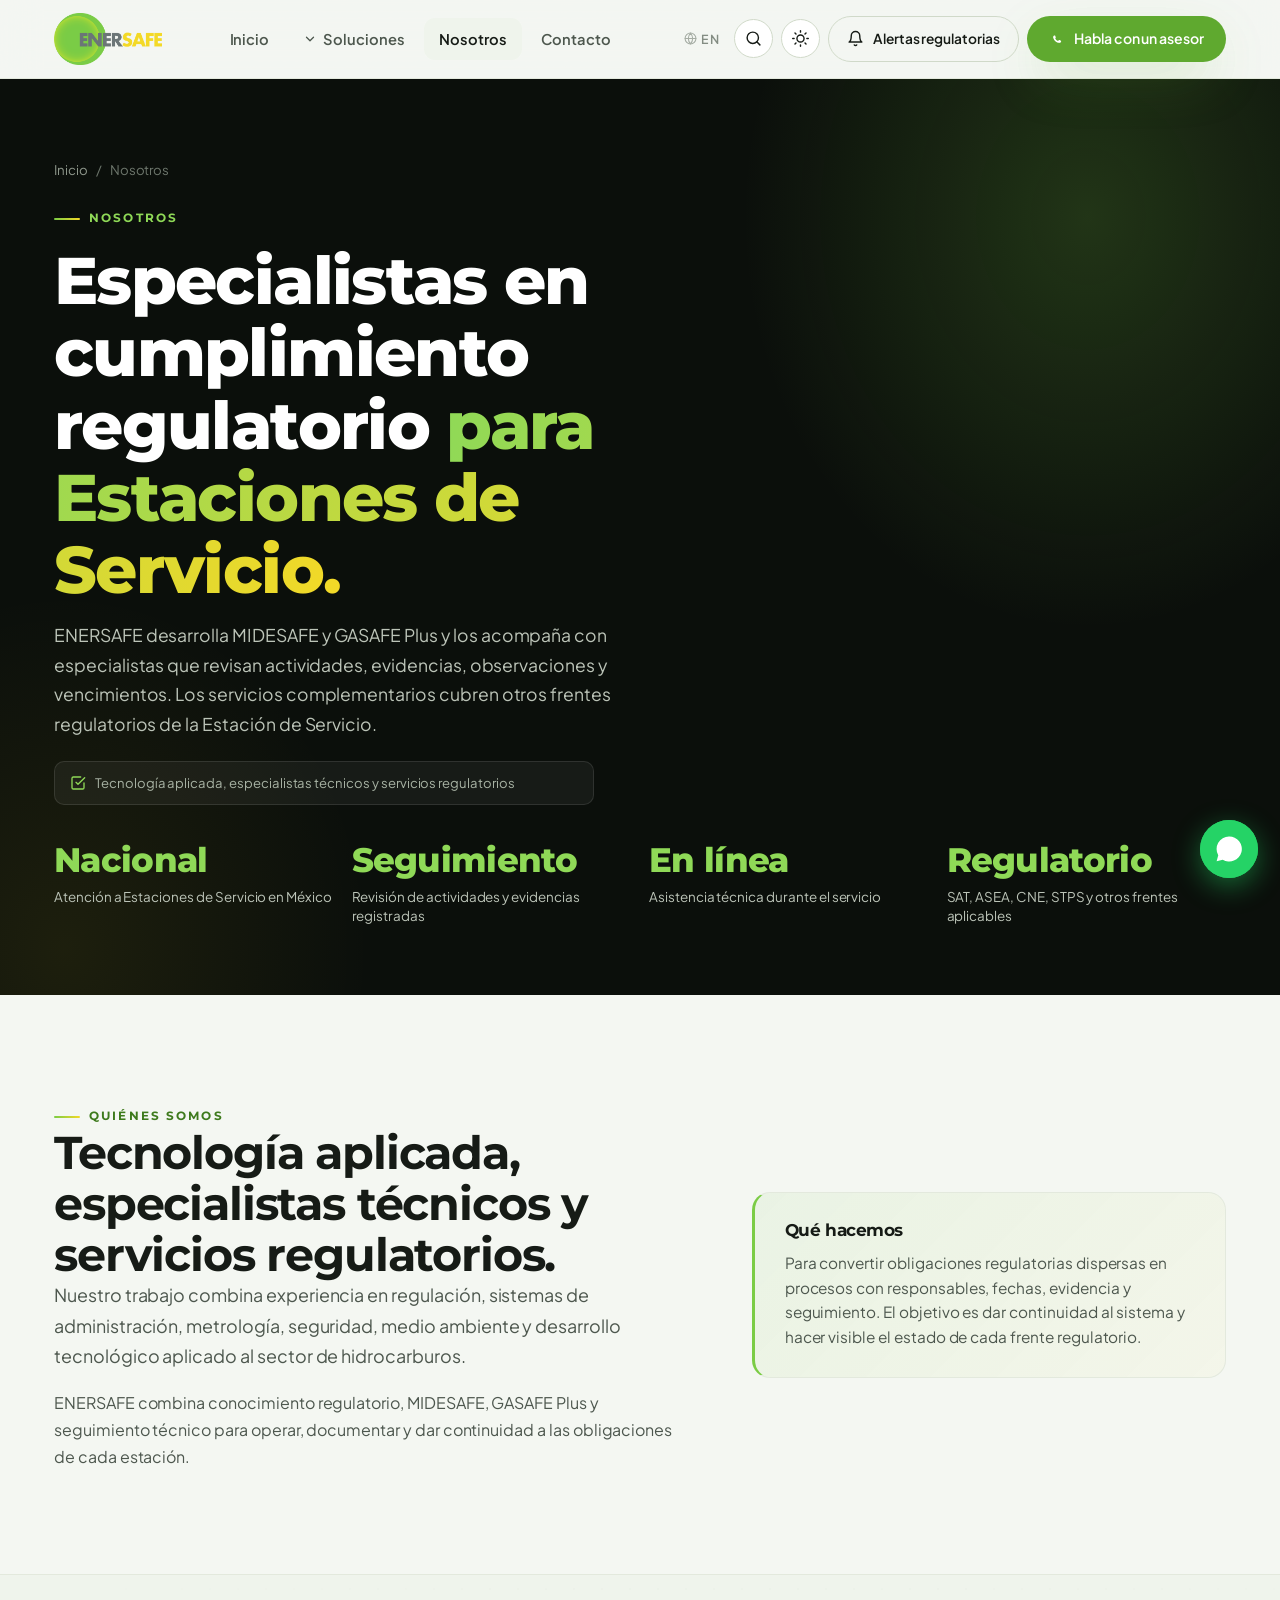
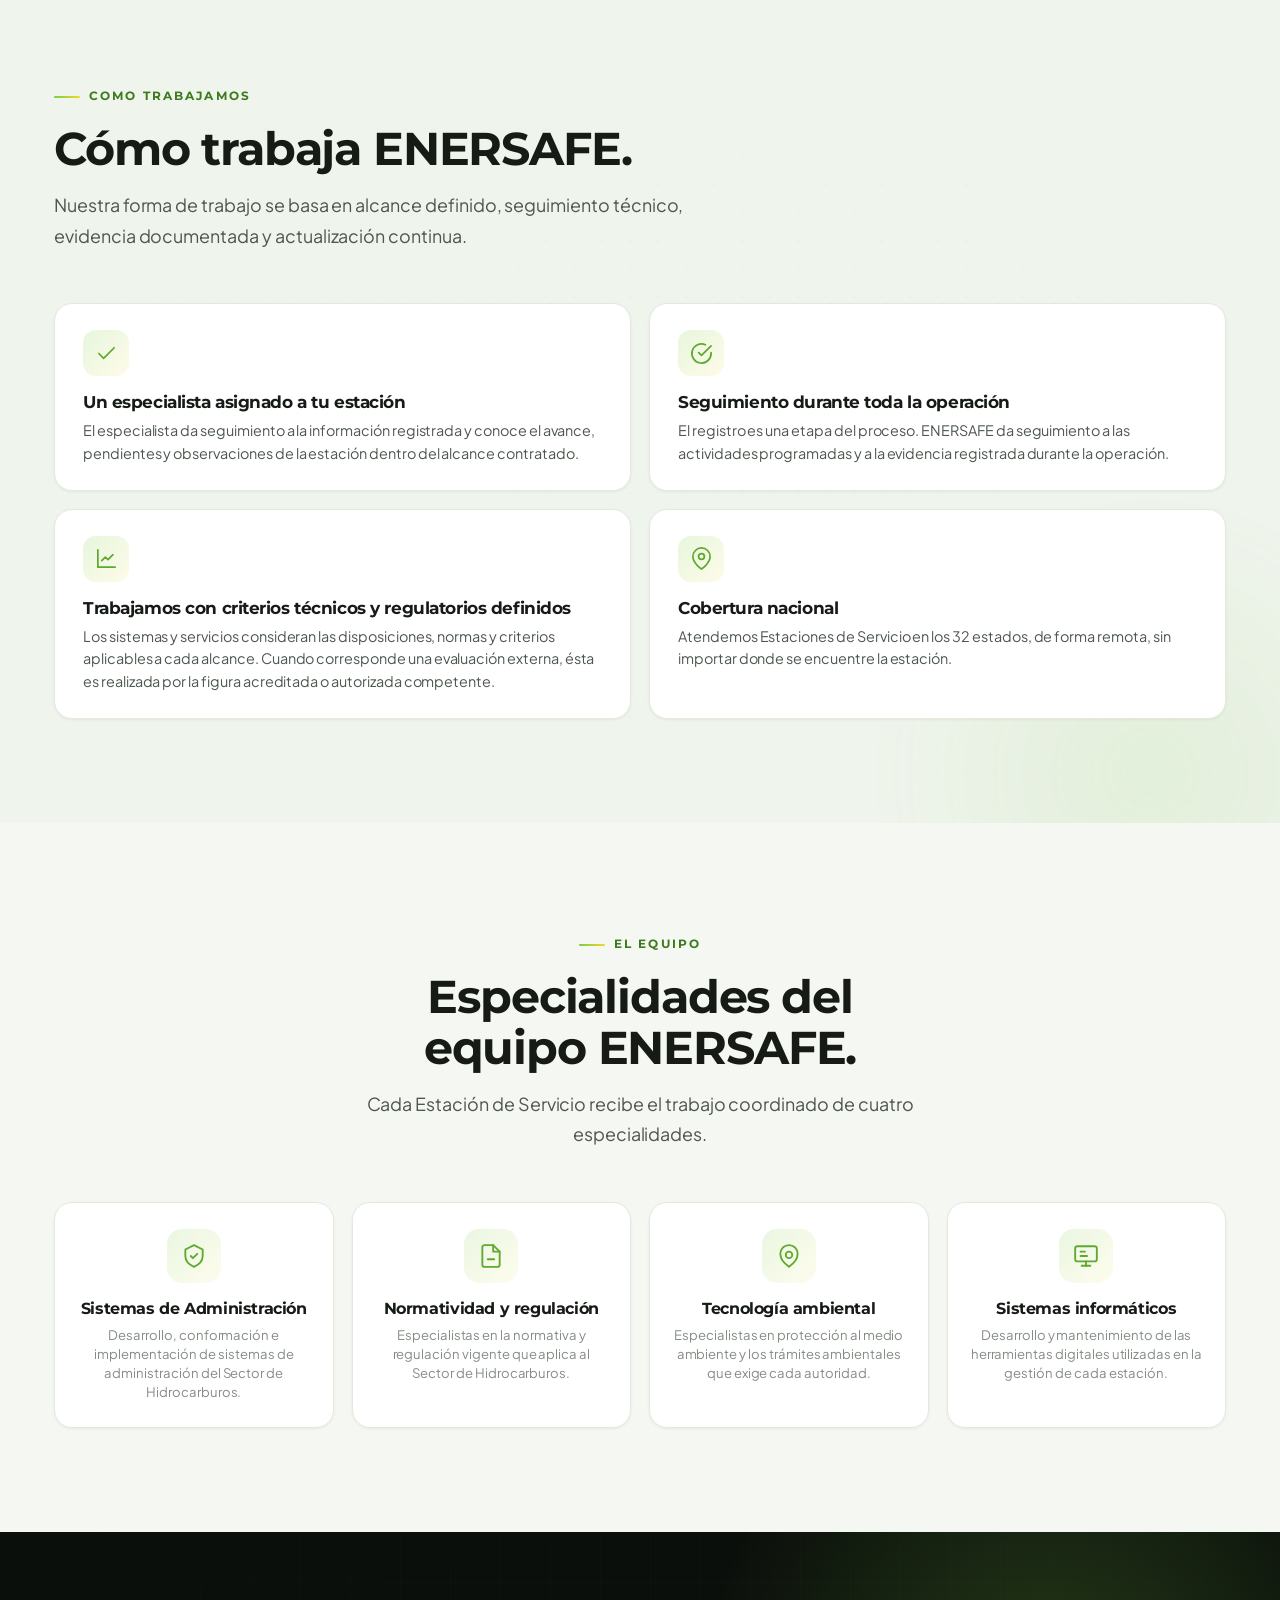
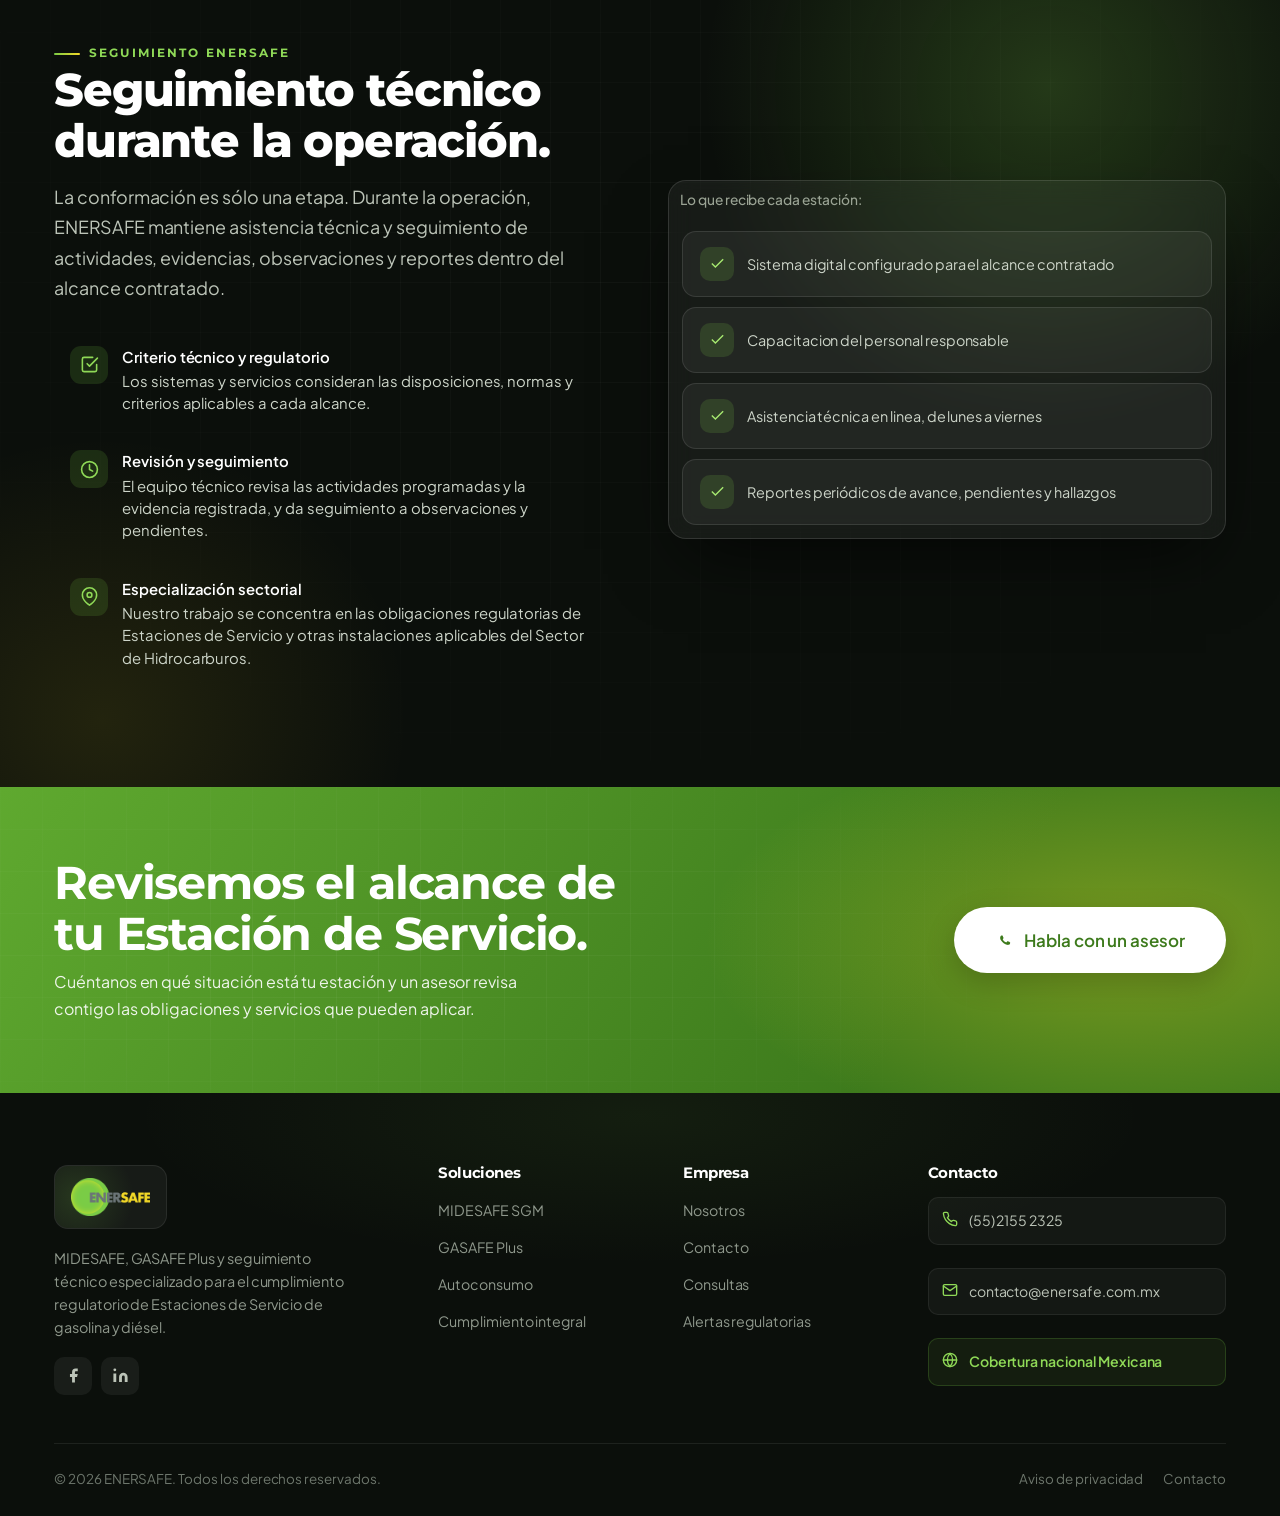
<file: nosotros.html>
<!DOCTYPE html>

<html lang="es">
<head>
<meta charset="utf-8"/>
<meta content="width=device-width, initial-scale=1.0" name="viewport"/>
<title>Nosotros — Especialistas en cumplimiento para Estaciones de Servicio | ENERSAFE</title>
<meta content="ENERSAFE desarrolla MIDESAFE SGM y GASAFE Plus y brinda seguimiento técnico y servicios regulatorios para Estaciones de Servicio en México." name="description"/>
<link href="https://enersafe.com.mx/nosotros.html" rel="canonical"/>
<link href="favicon.png" rel="icon" type="image/png"/>
<meta content="website" property="og:type"/>
<meta content="https://enersafe.com.mx/nosotros.html" property="og:url"/>
<meta content="Nosotros — Especialistas en cumplimiento regulatorio para Estaciones de Servicio | ENERSAFE" property="og:title"/>
<meta content="Tecnología aplicada, especialistas técnicos y servicios regulatorios para Estaciones de Servicio en México." property="og:description"/>
<meta content="https://enersafe.com.mx/assets/og/enersafe-og.jpg" property="og:image"/>
<meta content="1200" property="og:image:width"/>
<meta content="630" property="og:image:height"/>
<meta content="es_MX" property="og:locale"/>
<meta content="ENERSAFE" property="og:site_name"/>
<meta content="summary_large_image" name="twitter:card"/>
<meta content="Nosotros — Especialistas en cumplimiento regulatorio para Estaciones de Servicio | ENERSAFE" name="twitter:title"/>
<meta content="Tecnología aplicada, especialistas técnicos y servicios regulatorios para Estaciones de Servicio en México." name="twitter:description"/>
<meta content="https://enersafe.com.mx/assets/og/enersafe-og.jpg" name="twitter:image"/>
<script type="application/ld+json">
{"@context":"https://schema.org","@graph":[{"@type":"Organization","@id":"https://enersafe.com.mx/#organization","name":"ENERSAFE","url":"https://enersafe.com.mx","logo":{"@type":"ImageObject","url":"https://enersafe.com.mx/assets/enersafe-logo.png"},"telephone":"+52-55-2155-2325","email":"contacto@enersafe.com.mx"},{"@type":"AboutPage","@id":"https://enersafe.com.mx/nosotros.html","url":"https://enersafe.com.mx/nosotros.html","name":"ENERSAFE — Sistemas digitales y seguimiento técnico especializado","description":"Empresa mexicana que desarrolla MIDESAFE SGM y GASAFE Plus y presta seguimiento técnico y servicios regulatorios para Estaciones de Servicio."}]}
</script>
<link href="https://fonts.googleapis.com" rel="preconnect"/>
<link crossorigin="" href="https://fonts.gstatic.com" rel="preconnect"/>
<link href="https://fonts.googleapis.com/css2?family=Plus+Jakarta+Sans:wght@400;500;600;700;800&amp;family=Montserrat:wght@600;700;800&amp;display=swap" rel="stylesheet"/>
<link href="css/styles.css" rel="stylesheet"/>
<style>
/* === NOSOTROS: estilos minimos especificos, derivados del sistema existente === */
.ab-snapshot{display:grid;grid-template-columns:repeat(4,1fr);gap:18px;margin-top:38px}
.ab-stat{text-align:left}
.ab-stat .ab-n{font-family:var(--fdisplay);font-weight:800;font-size:2.1rem;line-height:1;color:var(--lime-bright);letter-spacing:-.02em}
.ab-stat .ab-l{display:block;margin-top:8px;font-size:.84rem;color:#bcc4b8;line-height:1.4}
@media(max-width:760px){.ab-snapshot{grid-template-columns:repeat(2,1fr);gap:24px 18px}}

/* Quiénes somos: texto editorial + sello normativo */
.ab-intro{display:grid;grid-template-columns:1.15fr .85fr;gap:56px;align-items:center}
.ab-intro .lead{margin-bottom:18px}
.ab-creed{background:linear-gradient(135deg,rgba(123,204,69,.08),rgba(243,217,39,.04));border:1px solid var(--border);border-left:3px solid var(--lime);border-radius:var(--r);padding:28px 30px}
.ab-creed h3{font-size:1.05rem;margin-bottom:12px;color:var(--ink)}
.ab-creed p{font-size:.96rem;color:var(--ink-2);line-height:1.6;margin:0}
@media(max-width:860px){.ab-intro{grid-template-columns:1fr;gap:36px}}

/* Principios operativos (reemplazo de valores) */
.ab-prin{display:grid;grid-template-columns:repeat(2,1fr);gap:18px;margin-top:8px}
.ab-prin-card{background:var(--surface);border:1px solid var(--border);border-radius:var(--r);padding:26px 28px;box-shadow:var(--shadow-sm);transition:transform .22s,box-shadow .22s,border-color .22s;position:relative;overflow:hidden}
.ab-prin-card:hover{transform:translateY(-4px);box-shadow:var(--shadow-card);border-color:transparent}
.ab-prin-card::before{content:"";position:absolute;top:0;left:0;width:100%;height:3px;background:linear-gradient(90deg,var(--lime),var(--yellow));transform:scaleX(0);transform-origin:left;transition:transform .3s}
.ab-prin-card:hover::before{transform:scaleX(1)}
.ab-prin-ic{width:46px;height:46px;border-radius:13px;background:linear-gradient(135deg,rgba(123,204,69,.18),rgba(243,217,39,.1));display:flex;align-items:center;justify-content:center;color:var(--lime-deep);margin-bottom:16px}
.ab-prin-ic svg{width:23px;height:23px}
.ab-prin-card h3{font-size:1.08rem;margin-bottom:8px}
.ab-prin-card p{font-size:.9rem;color:var(--ink-2);line-height:1.55;margin:0}
@media(max-width:760px){.ab-prin{grid-template-columns:1fr}}

/* Especialistas (capacidades, sin caras) */
.ab-team{display:grid;grid-template-columns:repeat(4,1fr);gap:18px}
.ab-spec{background:var(--surface);border:1px solid var(--border);border-radius:var(--r);padding:26px 22px;text-align:center;box-shadow:var(--shadow-sm);transition:transform .22s,box-shadow .22s}
.ab-spec:hover{transform:translateY(-4px);box-shadow:var(--shadow-card)}
.ab-spec-ic{width:54px;height:54px;border-radius:15px;background:linear-gradient(135deg,rgba(123,204,69,.16),rgba(243,217,39,.08));display:flex;align-items:center;justify-content:center;color:var(--lime-deep);margin:0 auto 16px}
.ab-spec-ic svg{width:26px;height:26px}
.ab-spec h3{font-size:.98rem;margin-bottom:6px;line-height:1.25}
.ab-spec p{font-size:.82rem;color:var(--ink-3);line-height:1.45;margin:0}
@media(max-width:860px){.ab-team{grid-template-columns:repeat(2,1fr)}}
@media(max-width:480px){.ab-team{grid-template-columns:1fr}}

/* Clientes: marquesina infinita de logos */
.ab-marquee{position:relative;overflow:hidden;margin-top:8px;-webkit-mask-image:linear-gradient(90deg,transparent,#000 8%,#000 92%,transparent);mask-image:linear-gradient(90deg,transparent,#000 8%,#000 92%,transparent)}
.ab-marquee-track{display:flex;align-items:center;gap:64px;width:max-content;animation:abScroll 38s linear infinite}
.ab-marquee:hover .ab-marquee-track{animation-play-state:paused}
.ab-logo{flex:0 0 auto;display:flex;align-items:center;justify-content:center;height:48px}
/* Normaliza cualquier tamaño de PNG que subas a una altura uniforme; el ancho se ajusta solo */
.ab-logo img{height:100%;width:auto;max-width:160px;object-fit:contain;filter:grayscale(1);opacity:.55;transition:filter .25s,opacity .25s}
.ab-logo img:hover{filter:grayscale(0);opacity:1}
@keyframes abScroll{from{transform:translateX(0)}to{transform:translateX(-50%)}}
@media(max-width:760px){.ab-marquee-track{gap:44px}.ab-logo{height:38px}.ab-logo img{max-width:120px}}
@media(prefers-reduced-motion:reduce){.ab-marquee-track{animation:none;flex-wrap:wrap;justify-content:center;width:auto;gap:32px 44px}}
</style>
</head>
<body>
<div class="scroll-progress" id="scrollProgress"></div>
<header id="siteHeader">
<nav class="nav">
<a aria-label="ENERSAFE inicio" class="brand" href="index.html"><img alt="ENERSAFE" src="assets/enersafe-logo.png"/></a>
<div class="nav-links">
<a data-en="Home" data-es="Inicio" href="index.html">Inicio</a>
<div class="nav-drop" id="navDrop">
<button data-en="Solutions" data-es="Soluciones" onclick="toggleDrop(event)">Soluciones
          <svg fill="none" stroke="currentColor" stroke-linecap="round" stroke-linejoin="round" stroke-width="2.2" viewbox="0 0 24 24"><polyline points="6 9 12 15 18 9"></polyline></svg>
</button>
<div class="drop-menu">
<a class="drop-item" href="midesafe-sgm.html">
<span class="di-ic"><svg fill="none" stroke="currentColor" stroke-linecap="round" stroke-linejoin="round" stroke-width="2" viewbox="0 0 24 24"><path d="M3 3v18h18"></path><path d="M18.7 8l-5.1 5.2-2.8-2.7L7 14.3"></path></svg></span>
<span class="di-tx"><span class="di-t">MIDESAFE SGM</span><span class="di-d" data-en="Measurement Management System · SAT" data-es="Sistema de Gestión de la Medición · SAT">Sistema de Gestión de la Medición · SAT</span></span>
</a>
<a class="drop-item" href="gasafe-plus.html">
<span class="di-ic"><svg fill="none" stroke="currentColor" stroke-linecap="round" stroke-linejoin="round" stroke-width="2" viewbox="0 0 24 24"><path d="M12 2l8 4v6c0 5-3.5 8-8 10-4.5-2-8-5-8-10V6l8-4z"></path><path d="M9 12l2 2 4-4"></path></svg></span>
<span class="di-tx"><span class="di-t">GASAFE Plus</span><span class="di-d" data-en="SASISOPA &amp; NOM-005 · ASEA" data-es="SASISOPA y NOM-005 · ASEA">SASISOPA y NOM-005 · ASEA</span></span>
</a>
<a class="drop-item" href="autoconsumo.html">
<span class="di-ic"><svg fill="none" stroke="currentColor" stroke-linecap="round" stroke-linejoin="round" stroke-width="2" viewbox="0 0 24 24"><path d="M14 16V4a2 2 0 0 0-2-2H4a2 2 0 0 0-2 2v11a1 1 0 0 0 1 1h2"></path><path d="M14 9h4l4 4v3a1 1 0 0 1-1 1h-1"></path><circle cx="7.5" cy="17.5" r="2.5"></circle><circle cx="17.5" cy="17.5" r="2.5"></circle></svg></span>
<span class="di-tx"><span class="di-t" data-en="Self-consumption" data-es="Autoconsumo">Autoconsumo</span><span class="di-d" data-en="Measurement management for self-consumption" data-es="Gestión de la medición para autoconsumo">Gestión de la medición para autoconsumo</span></span>
</a>
<div class="drop-sep"></div>
<a class="drop-item" href="servicios.html">
<span class="di-ic"><svg fill="none" stroke="currentColor" stroke-linecap="round" stroke-linejoin="round" stroke-width="2" viewbox="0 0 24 24"><path d="M14 2H6a2 2 0 0 0-2 2v16a2 2 0 0 0 2 2h12a2 2 0 0 0 2-2V8z"></path><polyline points="14 2 14 8 20 8"></polyline><line x1="9" x2="15" y1="15" y2="15"></line></svg></span>
<span class="di-tx"><span class="di-t" data-en="Full compliance" data-es="Cumplimiento integral">Cumplimiento integral</span><span class="di-d" data-en="Audits, registrations, licenses &amp; filings" data-es="Auditorías, registros, licencias y trámites">Auditorías, registros, licencias y trámites</span></span>
</a>
</div>
</div>
<a class="active" data-en="About" data-es="Nosotros" href="nosotros.html">Nosotros</a>
<a data-en="Contact" data-es="Contacto" href="contacto.html">Contacto</a>
</div>
<div class="nav-tools">
<button aria-label="Language / Idioma" class="lang-link" onclick="toggleLang()"><svg fill="none" stroke="currentColor" stroke-linecap="round" stroke-linejoin="round" stroke-width="2" viewbox="0 0 24 24"><circle cx="12" cy="12" r="10"></circle><line x1="2" x2="22" y1="12" y2="12"></line><path d="M12 2a15.3 15.3 0 0 1 4 10 15.3 15.3 0 0 1-4 10 15.3 15.3 0 0 1-4-10 15.3 15.3 0 0 1 4-10z"></path></svg><span class="lang-code">EN</span></button>
<button aria-label="Buscar" class="icon-btn" onclick="openSearch()">
<svg fill="none" stroke="currentColor" stroke-linecap="round" stroke-linejoin="round" stroke-width="2" viewbox="0 0 24 24"><circle cx="11" cy="11" r="8"></circle><line x1="21" x2="16.65" y1="21" y2="16.65"></line></svg>
</button>
<button aria-label="Tema" class="icon-btn" onclick="toggleTheme()">
<svg class="ic-sun" fill="none" stroke="currentColor" stroke-linecap="round" stroke-linejoin="round" stroke-width="2" viewbox="0 0 24 24"><circle cx="12" cy="12" r="5"></circle><line x1="12" x2="12" y1="1" y2="3"></line><line x1="12" x2="12" y1="21" y2="23"></line><line x1="4.22" x2="5.64" y1="4.22" y2="5.64"></line><line x1="18.36" x2="19.78" y1="18.36" y2="19.78"></line><line x1="1" x2="3" y1="12" y2="12"></line><line x1="21" x2="23" y1="12" y2="12"></line><line x1="4.22" x2="5.64" y1="19.78" y2="18.36"></line><line x1="18.36" x2="19.78" y1="5.64" y2="4.22"></line></svg>
<svg class="ic-moon" fill="none" stroke="currentColor" stroke-linecap="round" stroke-linejoin="round" stroke-width="2" style="display:none" viewbox="0 0 24 24"><path d="M21 12.79A9 9 0 1 1 11.21 3 7 7 0 0 0 21 12.79z"></path></svg>
</button>
<a class="btn btn-secondary nav-alerts" data-en="Regulatory alerts" data-es="Alertas regulatorias" href="index.html#alertas"><svg fill="none" stroke="currentColor" stroke-linecap="round" stroke-linejoin="round" stroke-width="2" viewbox="0 0 24 24"><path d="M18 8A6 6 0 0 0 6 8c0 7-3 9-3 9h18s-3-2-3-9"></path><path d="M13.73 21a2 2 0 0 1-3.46 0"></path></svg> Alertas regulatorias</a>
<a class="btn btn-primary nav-cta" data-en="Talk to an advisor" data-es="Habla con un asesor" href="https://wa.me/525610360614" rel="noopener" target="_blank"><svg fill="currentColor" style="width:16px;height:16px" viewbox="0 0 24 24"><path d="M17.5 14.4c-.3-.1-1.7-.8-2-.9-.3-.1-.5-.1-.7.1-.2.3-.7.9-.9 1.1-.2.2-.3.2-.6.1-.3-.1-1.2-.5-2.3-1.4-.9-.8-1.4-1.7-1.6-2-.2-.3 0-.5.1-.6.1-.1.3-.3.4-.5.1-.2.2-.3.3-.5.1-.2 0-.4 0-.5-.1-.1-.7-1.6-.9-2.2-.2-.6-.5-.5-.7-.5h-.6c-.2 0-.5.1-.8.4-.3.3-1 1-1 2.5s1.1 2.9 1.2 3.1c.1.2 2.1 3.2 5.1 4.5.7.3 1.3.5 1.7.6.7.2 1.4.2 1.9.1.6-.1 1.7-.7 1.9-1.4.2-.7.2-1.3.2-1.4-.1-.1-.3-.2-.6-.3z"></path></svg> Habla con un asesor</a>
<button aria-label="Menú" class="nav-toggle" onclick="toggleMobileNav()"><span></span><span></span><span></span></button>
</div>
</nav>
<div class="mobile-nav">
<a data-en="Home" data-es="Inicio" href="index.html">Inicio</a>
<a class="sub" href="midesafe-sgm.html">MIDESAFE SGM</a>
<a class="sub" href="gasafe-plus.html">GASAFE Plus</a>
<a class="sub" data-en="Self-consumption" data-es="Autoconsumo" href="autoconsumo.html">Autoconsumo</a>
<a class="sub" data-en="Full compliance" data-es="Cumplimiento integral" href="servicios.html">Cumplimiento integral</a>
<a class="active" data-en="About" data-es="Nosotros" href="nosotros.html">Nosotros</a>
<a data-en="Contact" data-es="Contacto" href="contacto.html">Contacto</a>
<a data-en="Talk to an advisor" data-es="Habla con un asesor" href="https://wa.me/525610360614" rel="noopener" target="_blank">Habla con un asesor</a>
</div>
</header>
<div class="search-overlay" id="searchOverlay">
<div class="search-box">
<div class="search-input-row">
<svg fill="none" stroke="currentColor" stroke-linecap="round" stroke-linejoin="round" stroke-width="2" viewbox="0 0 24 24"><circle cx="11" cy="11" r="8"></circle><line x1="21" x2="16.65" y1="21" y2="16.65"></line></svg>
<input autocomplete="off" id="searchInput" placeholder="Buscar ASEA, SAT, SASISOPA, dictamen, COA..." type="text"/>
<button aria-label="Cerrar" class="search-close" onclick="closeSearch()">×</button>
</div>
<div class="search-results" id="searchResults"></div>
</div>
</div>
<!-- ============================ ENCABEZADO ============================ -->
<section class="page-hero">
<div class="ph-mesh"></div>
<div class="wrap">
<div class="crumbs">
<a data-en="Home" data-es="Inicio" href="index.html">Inicio</a> <span>/</span>
<span data-en="About" data-es="Nosotros">Nosotros</span>
</div>
<span class="eyebrow light" data-en="About" data-es="Nosotros">Nosotros</span>
<h1 data-en="Regulatory compliance specialists &lt;span class='hl'&gt;for service stations.&lt;/span&gt;" data-es="Especialistas en cumplimiento regulatorio &lt;span class='hl'&gt;para Estaciones de Servicio.&lt;/span&gt;">Especialistas en cumplimiento regulatorio <span class="hl">para Estaciones de Servicio.</span></h1>
<p data-en="At ENERSAFE we bring together in one place every obligation that federal authorities require from a service station. A specialized company that supports complete regulatory compliance, not an isolated procedure." data-es="ENERSAFE desarrolla MIDESAFE y GASAFE Plus y los acompaña con especialistas que revisan actividades, evidencias, observaciones y vencimientos. Los servicios complementarios cubren otros frentes regulatorios de la Estación de Servicio.">ENERSAFE desarrolla MIDESAFE y GASAFE Plus y los acompaña con especialistas que revisan actividades, evidencias, observaciones y vencimientos. Los servicios complementarios cubren otros frentes regulatorios de la Estación de Servicio.</p>
<div class="ph-norm"><svg fill="none" stroke="currentColor" stroke-linecap="round" stroke-linejoin="round" stroke-width="2" viewbox="0 0 24 24"><path d="M9 11l3 3L22 4"></path><path d="M21 12v7a2 2 0 0 1-2 2H5a2 2 0 0 1-2-2V5a2 2 0 0 1 2-2h11"></path></svg> <span data-en="Applied technology, technical specialists and regulatory services" data-es="Tecnología aplicada, especialistas técnicos y servicios regulatorios">Tecnología aplicada, especialistas técnicos y servicios regulatorios</span></div>
<div class="ab-snapshot">
<div class="ab-stat"><span class="ab-n" data-en="National" data-es="Nacional">Nacional</span><span class="ab-l" data-en="Service for stations in Mexico" data-es="Atención a Estaciones de Servicio en México">Atención a Estaciones de Servicio en México</span></div>
<div class="ab-stat"><span class="ab-n" data-en="Follow-up" data-es="Seguimiento">Seguimiento</span><span class="ab-l" data-en="Review of recorded activities and evidence" data-es="Revisión de actividades y evidencias registradas">Revisión de actividades y evidencias registradas</span></div>
<div class="ab-stat"><span class="ab-n" data-en="Online" data-es="En línea">En línea</span><span class="ab-l" data-en="Technical assistance during the service" data-es="Asistencia técnica durante el servicio">Asistencia técnica durante el servicio</span></div>
<div class="ab-stat"><span class="ab-n" data-en="Regulatory" data-es="Regulatorio">Regulatorio</span><span class="ab-l" data-en="SAT, ASEA, CNE, STPS and other applicable fronts" data-es="SAT, ASEA, CNE, STPS y otros frentes aplicables">SAT, ASEA, CNE, STPS y otros frentes aplicables</span></div>
</div>
</div>
</section>
<!-- ============================ QUIENES SOMOS ============================ -->
<section class="section">
<div class="wrap">
<div class="ab-intro">
<div class="reveal-l">
<span class="eyebrow" data-en="Who we are" data-es="Quiénes somos">Quiénes somos</span>
<h2 data-en="Digital solutions, technical specialists and regulatory services." data-es="Tecnología aplicada, especialistas técnicos y servicios regulatorios.">Tecnología aplicada, especialistas técnicos y servicios regulatorios.</h2>
<p class="lead" data-en="Our work combines experience in regulation, administration systems, metrology, safety, environmental management and technology applied to the hydrocarbons sector." data-es="Nuestro trabajo combina experiencia en regulación, sistemas de administración, metrología, seguridad, medio ambiente y desarrollo tecnológico aplicado al sector de hidrocarburos.">Nuestro trabajo combina experiencia en regulación, sistemas de administración, metrología, seguridad, medio ambiente y desarrollo tecnológico aplicado al sector de hidrocarburos.</p>
<p data-en="ENERSAFE combines regulatory expertise, MIDESAFE, GASAFE Plus and technical follow-up to operate, document and sustain each station’s obligations." data-es="ENERSAFE combina conocimiento regulatorio, MIDESAFE, GASAFE Plus y seguimiento técnico para operar, documentar y dar continuidad a las obligaciones de cada estación.">ENERSAFE combina conocimiento regulatorio, MIDESAFE, GASAFE Plus y seguimiento técnico para operar, documentar y dar continuidad a las obligaciones de cada estación.</p>
</div>
<div class="ab-creed reveal-r" data-delay="1">
<h3 data-en="What we do" data-es="Qué hacemos">Qué hacemos</h3>
<p data-en="So that no fuel retailer has to face regulation alone. Whatever the obligation or the authority, we stand on the station's side so it stays compliant and its owner can focus on operating." data-es="Para convertir obligaciones regulatorias dispersas en procesos con responsables, fechas, evidencia y seguimiento. El objetivo es dar continuidad al sistema y hacer visible el estado de cada frente regulatorio.">Para convertir obligaciones regulatorias dispersas en procesos con responsables, fechas, evidencia y seguimiento. El objetivo es dar continuidad al sistema y hacer visible el estado de cada frente regulatorio.</p>
</div>
</div>
</div>
</section>
<!-- ============================ COMO TRABAJAMOS ============================ -->
<section class="section deps">
<div class="wrap">
<div class="section-head reveal">
<span class="eyebrow" data-en="How we work" data-es="Como trabajamos">Como trabajamos</span>
<h2 data-en="How ENERSAFE works." data-es="Cómo trabaja ENERSAFE.">Cómo trabaja ENERSAFE.</h2>
<p class="lead" data-en="We don't have a list of values hanging on the wall. We have a way of working that your station notices every day." data-es="Nuestra forma de trabajo se basa en alcance definido, seguimiento técnico, evidencia documentada y actualización continua.">Nuestra forma de trabajo se basa en alcance definido, seguimiento técnico, evidencia documentada y actualización continua.</p>
</div>
<div class="ab-prin">
<div class="ab-prin-card reveal">
<div class="ab-prin-ic"><svg fill="none" stroke="currentColor" stroke-linecap="round" stroke-linejoin="round" stroke-width="1.8" viewbox="0 0 24 24"><path d="M20 6L9 17l-5-5"></path></svg></div>
<h3 data-en="A specialist assigned to your station" data-es="Un especialista asignado a tu estación">Un especialista asignado a tu estación</h3>
<p data-en="An ENERSAFE technician reviews each station and knows its situation. Not a call center that changes person with every contact." data-es="El especialista da seguimiento a la información registrada y conoce el avance, pendientes y observaciones de la estación dentro del alcance contratado.">El especialista da seguimiento a la información registrada y conoce el avance, pendientes y observaciones de la estación dentro del alcance contratado.</p>
</div>
<div class="ab-prin-card reveal" data-delay="1">
<div class="ab-prin-ic"><svg fill="none" stroke="currentColor" stroke-linecap="round" stroke-linejoin="round" stroke-width="1.8" viewbox="0 0 24 24"><path d="M22 11.08V12a10 10 0 1 1-5.93-9.14"></path><polyline points="22 4 12 14.01 9 11.01"></polyline></svg></div>
<h3 data-en="Follow-up throughout operation" data-es="Seguimiento durante toda la operación">Seguimiento durante toda la operación</h3>
<p data-en="Registration is one stage of the process. ENERSAFE follows up on scheduled activities and recorded evidence throughout operation." data-es="El registro es una etapa del proceso. ENERSAFE da seguimiento a las actividades programadas y a la evidencia registrada durante la operación.">El registro es una etapa del proceso. ENERSAFE da seguimiento a las actividades programadas y a la evidencia registrada durante la operación.</p>
</div>
<div class="ab-prin-card reveal">
<div class="ab-prin-ic"><svg fill="none" stroke="currentColor" stroke-linecap="round" stroke-linejoin="round" stroke-width="1.8" viewbox="0 0 24 24"><path d="M3 3v18h18"></path><path d="M18.7 8l-5.1 5.2-2.8-2.7L7 14.3"></path></svg></div>
<h3 data-en="We work with defined technical and regulatory criteria" data-es="Trabajamos con criterios técnicos y regulatorios definidos">Trabajamos con criterios técnicos y regulatorios definidos</h3>
<p data-en="Each system is built on the national and international standards that apply to the sector, and undergoes review by the corresponding authorities and units." data-es="Los sistemas y servicios consideran las disposiciones, normas y criterios aplicables a cada alcance. Cuando corresponde una evaluación externa, ésta es realizada por la figura acreditada o autorizada competente.">Los sistemas y servicios consideran las disposiciones, normas y criterios aplicables a cada alcance. Cuando corresponde una evaluación externa, ésta es realizada por la figura acreditada o autorizada competente.</p>
</div>
<div class="ab-prin-card reveal" data-delay="1">
<div class="ab-prin-ic"><svg fill="none" stroke="currentColor" stroke-linecap="round" stroke-linejoin="round" stroke-width="1.8" viewbox="0 0 24 24"><path d="M21 10c0 7-9 13-9 13s-9-6-9-13a9 9 0 0 1 18 0z"></path><circle cx="12" cy="10" r="3"></circle></svg></div>
<h3 data-en="Coverage across the country" data-es="Cobertura nacional">Cobertura nacional</h3>
<p data-en="We serve service stations in all 32 states, remotely, no matter where the station is located." data-es="Atendemos Estaciones de Servicio en los 32 estados, de forma remota, sin importar donde se encuentre la estación.">Atendemos Estaciones de Servicio en los 32 estados, de forma remota, sin importar donde se encuentre la estación.</p>
</div>
</div>
</div>
</section>
<!-- ============================ ESPECIALISTAS ============================ -->
<section class="section">
<div class="wrap">
<div class="section-head center reveal">
<span class="eyebrow" data-en="The team" data-es="El equipo">El equipo</span>
<h2 data-en="ENERSAFE team specialties." data-es="Especialidades del equipo ENERSAFE.">Especialidades del equipo ENERSAFE.</h2>
<p class="lead" data-en="Each service station receives the coordinated work of four specialties." data-es="Cada Estación de Servicio recibe el trabajo coordinado de cuatro especialidades." style="margin:0 auto">Cada Estación de Servicio recibe el trabajo coordinado de cuatro especialidades.</p>
</div>
<div class="ab-team">
<div class="ab-spec reveal">
<div class="ab-spec-ic"><svg fill="none" stroke="currentColor" stroke-linecap="round" stroke-linejoin="round" stroke-width="1.7" viewbox="0 0 24 24"><path d="M12 2l8 4v6c0 5-3.5 8-8 10-4.5-2-8-5-8-10V6l8-4z"></path><path d="M9 12l2 2 4-4"></path></svg></div>
<h3 data-en="Administration Systems" data-es="Sistemas de Administración">Sistemas de Administración</h3>
<p data-en="Development, building and implementation of Hydrocarbons Sector administration systems." data-es="Desarrollo, conformación e implementación de sistemas de administración del Sector de Hidrocarburos.">Desarrollo, conformación e implementación de sistemas de administración del Sector de Hidrocarburos.</p>
</div>
<div class="ab-spec reveal" data-delay="1">
<div class="ab-spec-ic"><svg fill="none" stroke="currentColor" stroke-linecap="round" stroke-linejoin="round" stroke-width="1.7" viewbox="0 0 24 24"><path d="M14 2H6a2 2 0 0 0-2 2v16a2 2 0 0 0 2 2h12a2 2 0 0 0 2-2V8z"></path><polyline points="14 2 14 8 20 8"></polyline><line x1="9" x2="15" y1="15" y2="15"></line></svg></div>
<h3 data-en="Standards and regulation" data-es="Normatividad y regulación">Normatividad y regulación</h3>
<p data-en="Specialists in the current standards and regulation that apply to the Hydrocarbons Sector." data-es="Especialistas en la normativa y regulación vigente que aplica al Sector de Hidrocarburos.">Especialistas en la normativa y regulación vigente que aplica al Sector de Hidrocarburos.</p>
</div>
<div class="ab-spec reveal" data-delay="2">
<div class="ab-spec-ic"><svg fill="none" stroke="currentColor" stroke-linecap="round" stroke-linejoin="round" stroke-width="1.7" viewbox="0 0 24 24"><path d="M12 2a8 8 0 0 0-8 8c0 5 3 8 8 12 5-4 8-7 8-12a8 8 0 0 0-8-8z"></path><path d="M9 11a3 3 0 1 0 6 0 3 3 0 0 0-6 0z"></path></svg></div>
<h3 data-en="Environmental technology" data-es="Tecnología ambiental">Tecnología ambiental</h3>
<p data-en="Specialists in environmental protection and the environmental procedures each authority requires." data-es="Especialistas en protección al medio ambiente y los trámites ambientales que exige cada autoridad.">Especialistas en protección al medio ambiente y los trámites ambientales que exige cada autoridad.</p>
</div>
<div class="ab-spec reveal" data-delay="3">
<div class="ab-spec-ic"><svg fill="none" stroke="currentColor" stroke-linecap="round" stroke-linejoin="round" stroke-width="1.7" viewbox="0 0 24 24"><rect height="14" rx="2" width="20" x="2" y="3"></rect><line x1="8" x2="16" y1="21" y2="21"></line><line x1="12" x2="12" y1="17" y2="21"></line><path d="M7 8h4M7 12h6"></path></svg></div>
<h3 data-en="Software systems" data-es="Sistemas informáticos">Sistemas informáticos</h3>
<p data-en="Development and maintenance of the digital tools used in each station’s management." data-es="Desarrollo y mantenimiento de las herramientas digitales utilizadas en la gestión de cada estación.">Desarrollo y mantenimiento de las herramientas digitales utilizadas en la gestión de cada estación.</p>
</div>
</div>
</div>
</section>
<!-- ============================ POR QUE ENERSAFE ============================ -->
<section class="spec">
<div class="spec-mesh"></div>
<div class="spec-grid-bg"></div>
<div class="wrap">
<div class="spec-inner">
<div class="reveal-l">
<span class="eyebrow light" data-en="ENERSAFE follow-up" data-es="Seguimiento ENERSAFE">Seguimiento ENERSAFE</span>
<h2 data-en="Technical follow-up during operation." data-es="Seguimiento técnico durante la operación.">Seguimiento técnico durante la operación.</h2>
<p class="lead" data-en="Building a system and handing it over is just the start. ENERSAFE's support continues every day, with specialized follow-up and technical assistance for each service station." data-es="La conformación es sólo una etapa. Durante la operación, ENERSAFE mantiene asistencia técnica y seguimiento de actividades, evidencias, observaciones y reportes dentro del alcance contratado.">La conformación es sólo una etapa. Durante la operación, ENERSAFE mantiene asistencia técnica y seguimiento de actividades, evidencias, observaciones y reportes dentro del alcance contratado.</p>
<div class="spec-list">
<div class="spec-item"><span class="ic"><svg fill="none" stroke="currentColor" stroke-linecap="round" stroke-linejoin="round" stroke-width="2" viewbox="0 0 24 24"><path d="M9 11l3 3L22 4"></path><path d="M21 12v7a2 2 0 0 1-2 2H5a2 2 0 0 1-2-2V5a2 2 0 0 1 2-2h11"></path></svg></span><span class="tx"><b data-en="Technical and regulatory criteria" data-es="Criterio técnico y regulatorio">Criterio técnico y regulatorio</b><span data-en="Systems and services consider the provisions, standards and criteria applicable to each scope." data-es="Los sistemas y servicios consideran las disposiciones, normas y criterios aplicables a cada alcance.">Los sistemas y servicios consideran las disposiciones, normas y criterios aplicables a cada alcance.</span></span></div>
<div class="spec-item"><span class="ic"><svg fill="none" stroke="currentColor" stroke-linecap="round" stroke-linejoin="round" stroke-width="2" viewbox="0 0 24 24"><circle cx="12" cy="12" r="10"></circle><path d="M12 6v6l4 2"></path></svg></span><span class="tx"><b data-en="Review and follow-up" data-es="Revisión y seguimiento">Revisión y seguimiento</b><span data-en="The technical team reviews scheduled activities and recorded evidence and follows up on observations and pending items." data-es="El equipo técnico revisa las actividades programadas y la evidencia registrada, y da seguimiento a observaciones y pendientes.">El equipo técnico revisa las actividades programadas y la evidencia registrada, y da seguimiento a observaciones y pendientes.</span></span></div>
<div class="spec-item"><span class="ic"><svg fill="none" stroke="currentColor" stroke-linecap="round" stroke-linejoin="round" stroke-width="2" viewbox="0 0 24 24"><path d="M21 10c0 7-9 13-9 13s-9-6-9-13a9 9 0 0 1 18 0z"></path><circle cx="12" cy="10" r="3"></circle></svg></span><span class="tx"><b data-en="Sector specialization" data-es="Especialización sectorial">Especialización sectorial</b><span data-en="Our work focuses on regulatory obligations for Service Stations and other applicable hydrocarbon-sector facilities." data-es="Nuestro trabajo se concentra en las obligaciones regulatorias de Estaciones de Servicio y otras instalaciones aplicables del Sector de Hidrocarburos.">Nuestro trabajo se concentra en las obligaciones regulatorias de Estaciones de Servicio y otras instalaciones aplicables del Sector de Hidrocarburos.</span></span></div>
</div>
</div>
<div class="reveal-r" data-delay="1">
<div class="spec-panel">
<p class="spec-panel-intro" data-en="What each station receives:" data-es="Lo que recibe cada estación:">Lo que recibe cada estación:</p>
<div style="display:flex;flex-direction:column;gap:10px;padding:6px">
<div style="display:flex;align-items:center;gap:13px;padding:15px 17px;background:rgba(255,255,255,.05);border:1px solid rgba(255,255,255,.1);border-radius:14px"><span style="width:34px;height:34px;border-radius:10px;background:rgba(123,204,69,.16);display:flex;align-items:center;justify-content:center;flex-shrink:0;color:#a6e870"><svg fill="none" stroke="currentColor" stroke-width="2" style="width:17px;height:17px" viewbox="0 0 24 24"><path d="M20 6L9 17l-5-5"></path></svg></span><span data-en="Digital system configured and running" data-es="Sistema digital configurado para el alcance contratado" style="color:#cdd5c9;font-size:.9rem">Sistema digital configurado para el alcance contratado</span></div>
<div style="display:flex;align-items:center;gap:13px;padding:15px 17px;background:rgba(255,255,255,.05);border:1px solid rgba(255,255,255,.1);border-radius:14px"><span style="width:34px;height:34px;border-radius:10px;background:rgba(123,204,69,.16);display:flex;align-items:center;justify-content:center;flex-shrink:0;color:#a6e870"><svg fill="none" stroke="currentColor" stroke-width="2" style="width:17px;height:17px" viewbox="0 0 24 24"><path d="M20 6L9 17l-5-5"></path></svg></span><span data-en="Training for the responsible staff" data-es="Capacitacion del personal responsable" style="color:#cdd5c9;font-size:.9rem">Capacitacion del personal responsable</span></div>
<div style="display:flex;align-items:center;gap:13px;padding:15px 17px;background:rgba(255,255,255,.05);border:1px solid rgba(255,255,255,.1);border-radius:14px"><span style="width:34px;height:34px;border-radius:10px;background:rgba(123,204,69,.16);display:flex;align-items:center;justify-content:center;flex-shrink:0;color:#a6e870"><svg fill="none" stroke="currentColor" stroke-width="2" style="width:17px;height:17px" viewbox="0 0 24 24"><path d="M20 6L9 17l-5-5"></path></svg></span><span data-en="Online technical assistance, Monday to Friday" data-es="Asistencia técnica en linea, de lunes a viernes" style="color:#cdd5c9;font-size:.9rem">Asistencia técnica en linea, de lunes a viernes</span></div>
<div style="display:flex;align-items:center;gap:13px;padding:15px 17px;background:rgba(255,255,255,.05);border:1px solid rgba(255,255,255,.1);border-radius:14px"><span style="width:34px;height:34px;border-radius:10px;background:rgba(123,204,69,.16);display:flex;align-items:center;justify-content:center;flex-shrink:0;color:#a6e870"><svg fill="none" stroke="currentColor" stroke-width="2" style="width:17px;height:17px" viewbox="0 0 24 24"><path d="M20 6L9 17l-5-5"></path></svg></span><span data-en="Monthly performance and compliance reports" data-es="Reportes periódicos de avance, pendientes y hallazgos" style="color:#cdd5c9;font-size:.9rem">Reportes periódicos de avance, pendientes y hallazgos</span></div>
</div>
</div>
</div>
</div>
</div>
</section>
<!-- ============================ CTA ============================ -->
<section class="cta">
<div class="wrap">
<div class="cta-inner">
<div class="reveal">
<h2 data-en="Let's talk about your service station." data-es="Revisemos el alcance de tu Estación de Servicio.">Revisemos el alcance de tu Estación de Servicio.</h2>
<p data-en="Tell us your station's situation and an advisor will review with you the obligations and services that may apply." data-es="Cuéntanos en qué situación está tu estación y un asesor revisa contigo las obligaciones y servicios que pueden aplicar.">Cuéntanos en qué situación está tu estación y un asesor revisa contigo las obligaciones y servicios que pueden aplicar.</p>
</div>
<div class="cta-actions reveal" data-delay="1">
<a class="btn btn-primary btn-xl" data-en="Talk to an advisor" data-es="Habla con un asesor" href="https://wa.me/525610360614" rel="noopener" target="_blank"><svg fill="currentColor" viewbox="0 0 24 24"><path d="M17.5 14.4c-.3-.1-1.7-.8-2-.9-.3-.1-.5-.1-.7.1-.2.3-.7.9-.9 1.1-.2.2-.3.2-.6.1-.3-.1-1.2-.5-2.3-1.4-.9-.8-1.4-1.7-1.6-2-.2-.3 0-.5.1-.6.1-.1.3-.3.4-.5.1-.2.2-.3.3-.5.1-.2 0-.4 0-.5-.1-.1-.7-1.6-.9-2.2-.2-.6-.5-.5-.7-.5h-.6c-.2 0-.5.1-.8.4-.3.3-1 1-1 2.5s1.1 2.9 1.2 3.1c.1.2 2.1 3.2 5.1 4.5.7.3 1.3.5 1.7.6.7.2 1.4.2 1.9.1.6-.1 1.7-.7 1.9-1.4.2-.7.2-1.3.2-1.4-.1-.1-.3-.2-.6-.3z"></path></svg> Habla con un asesor</a>
</div>
</div>
</div>
</section>
<footer>
<div class="footer-glow"></div>
<div class="wrap">
<div class="f-grid">
<div class="f-brand">
<div class="f-logo"><img alt="ENERSAFE" src="assets/enersafe-logo.png"/></div>
<p data-en="MIDESAFE, GASAFE Plus and specialized technical follow-up for the regulatory compliance of gasoline and diesel service stations." data-es="MIDESAFE, GASAFE Plus y seguimiento técnico especializado para el cumplimiento regulatorio de Estaciones de Servicio de gasolina y diésel.">MIDESAFE, GASAFE Plus y seguimiento técnico especializado para el cumplimiento regulatorio de Estaciones de Servicio de gasolina y diésel.</p>
<div class="f-social">
<a aria-label="Facebook" href="#"><svg fill="currentColor" viewbox="0 0 24 24"><path d="M18 2h-3a5 5 0 0 0-5 5v3H7v4h3v8h4v-8h3l1-4h-4V7a1 1 0 0 1 1-1h3z"></path></svg></a>
<a aria-label="LinkedIn" href="#"><svg fill="currentColor" viewbox="0 0 24 24"><path d="M16 8a6 6 0 0 1 6 6v7h-4v-7a2 2 0 0 0-4 0v7h-4v-7a6 6 0 0 1 6-6zM2 9h4v12H2zM4 2a2 2 0 1 1 0 4 2 2 0 0 1 0-4z"></path></svg></a>
</div>
</div>
<div>
<h4 data-en="Solutions" data-es="Soluciones">Soluciones</h4>
<ul>
<li><a href="midesafe-sgm.html">MIDESAFE SGM</a></li>
<li><a href="gasafe-plus.html">GASAFE Plus</a></li>
<li><a data-en="Self-consumption" data-es="Autoconsumo" href="autoconsumo.html">Autoconsumo</a></li>
<li><a data-en="Full compliance" data-es="Cumplimiento integral" href="servicios.html">Cumplimiento integral</a></li>
</ul>
</div>
<div>
<h4 data-en="Company" data-es="Empresa">Empresa</h4>
<ul>
<li><a data-en="About" data-es="Nosotros" href="nosotros.html">Nosotros</a></li>
<li><a data-en="Contact" data-es="Contacto" href="contacto.html">Contacto</a></li>
<li><a data-en="FAQ" data-es="Consultas" href="preguntas-frecuentes.html">Consultas</a></li>
<li><a data-en="Regulatory alerts" data-es="Alertas regulatorias" href="index.html#alertas">Alertas regulatorias</a></li>
</ul>
</div>
<div class="f-contact-wrap">
<h4 data-en="Contact" data-es="Contacto">Contacto</h4>
<ul class="f-contact">
<li><svg fill="none" stroke="currentColor" stroke-linecap="round" stroke-linejoin="round" stroke-width="2" viewbox="0 0 24 24"><path d="M22 16.92v3a2 2 0 0 1-2.18 2 19.79 19.79 0 0 1-8.63-3.07 19.5 19.5 0 0 1-6-6 19.79 19.79 0 0 1-3.07-8.67A2 2 0 0 1 4.11 2h3a2 2 0 0 1 2 1.72c.13.96.36 1.9.7 2.81a2 2 0 0 1-.45 2.11L8.09 9.91a16 16 0 0 0 6 6l1.27-1.27a2 2 0 0 1 2.11-.45c.91.34 1.85.57 2.81.7A2 2 0 0 1 22 16.92z"></path></svg> (55) 2155 2325</li>
<li><svg fill="none" stroke="currentColor" stroke-linecap="round" stroke-linejoin="round" stroke-width="2" viewbox="0 0 24 24"><path d="M4 4h16a2 2 0 0 1 2 2v12a2 2 0 0 1-2 2H4a2 2 0 0 1-2-2V6a2 2 0 0 1 2-2z"></path><polyline points="22,6 12,13 2,6"></polyline></svg> contacto@enersafe.com.mx</li>
<li class="f-coverage"><svg fill="none" stroke="currentColor" stroke-linecap="round" stroke-linejoin="round" stroke-width="2" viewbox="0 0 24 24"><circle cx="12" cy="12" r="10"></circle><line x1="2" x2="22" y1="12" y2="12"></line><path d="M12 2a15.3 15.3 0 0 1 4 10 15.3 15.3 0 0 1-4 10 15.3 15.3 0 0 1-4-10 15.3 15.3 0 0 1 4-10z"></path></svg> <span data-en="Coverage across Mexico" data-es="Cobertura nacional Mexicana">Cobertura nacional Mexicana</span></li>
</ul>
</div>
</div>
<div class="f-bottom">
<span>© 2026 ENERSAFE. <span data-en="All rights reserved." data-es="Todos los derechos reservados.">Todos los derechos reservados.</span></span>
<div class="f-bottom-links">
<a data-en="Privacy notice" data-es="Aviso de privacidad" href="https://enersafe.com.mx/aviso.html">Aviso de privacidad</a>
<a data-en="Contact" data-es="Contacto" href="contacto.html">Contacto</a>
</div>
</div>
</div>
</footer>
<!-- ============================ WHATSAPP FLOTANTE ============================ -->
<a aria-label="WhatsApp" class="wa-float" href="https://wa.me/525610360614" rel="noopener" target="_blank">
<svg fill="currentColor" viewbox="0 0 24 24"><path d="M17.5 14.4c-.3-.1-1.7-.8-2-.9-.3-.1-.5-.1-.7.1-.2.3-.7.9-.9 1.1-.2.2-.3.2-.6.1-.3-.1-1.2-.5-2.3-1.4-.9-.8-1.4-1.7-1.6-2-.2-.3 0-.5.1-.6.1-.1.3-.3.4-.5.1-.2.2-.3.3-.5.1-.2 0-.4 0-.5-.1-.1-.7-1.6-.9-2.2-.2-.6-.5-.5-.7-.5h-.6c-.2 0-.5.1-.8.4-.3.3-1 1-1 2.5s1.1 2.9 1.2 3.1c.1.2 2.1 3.2 5.1 4.5.7.3 1.3.5 1.7.6.7.2 1.4.2 1.9.1.6-.1 1.7-.7 1.9-1.4.2-.7.2-1.3.2-1.4-.1-.1-.3-.2-.6-.3zM12 2a10 10 0 0 0-8.6 15l-1.3 4.8 4.9-1.3A10 10 0 1 0 12 2z"></path></svg>
</a>
<script src="js/site.js"></script>
<script type="application/ld+json">
{"@context":"https://schema.org","@type":"LocalBusiness","name":"ENERSAFE","url":"https://enersafe.com.mx","telephone":"+52-55-2155-2325","email":"contacto@enersafe.com.mx","address":{"@type":"PostalAddress","streetAddress":"Av. Homero 1422","addressLocality":"Polanco","addressRegion":"Ciudad de México","postalCode":"11550","addressCountry":"MX"},"openingHoursSpecification":[{"@type":"OpeningHoursSpecification","dayOfWeek":["Monday","Tuesday","Wednesday","Thursday","Friday"],"opens":"08:00","closes":"17:00"}],"description":"Empresa mexicana especializada en cumplimiento regulatorio para Estaciones de Servicio del Sector de Hidrocarburos."}
</script>
</body>
</html>
</file>
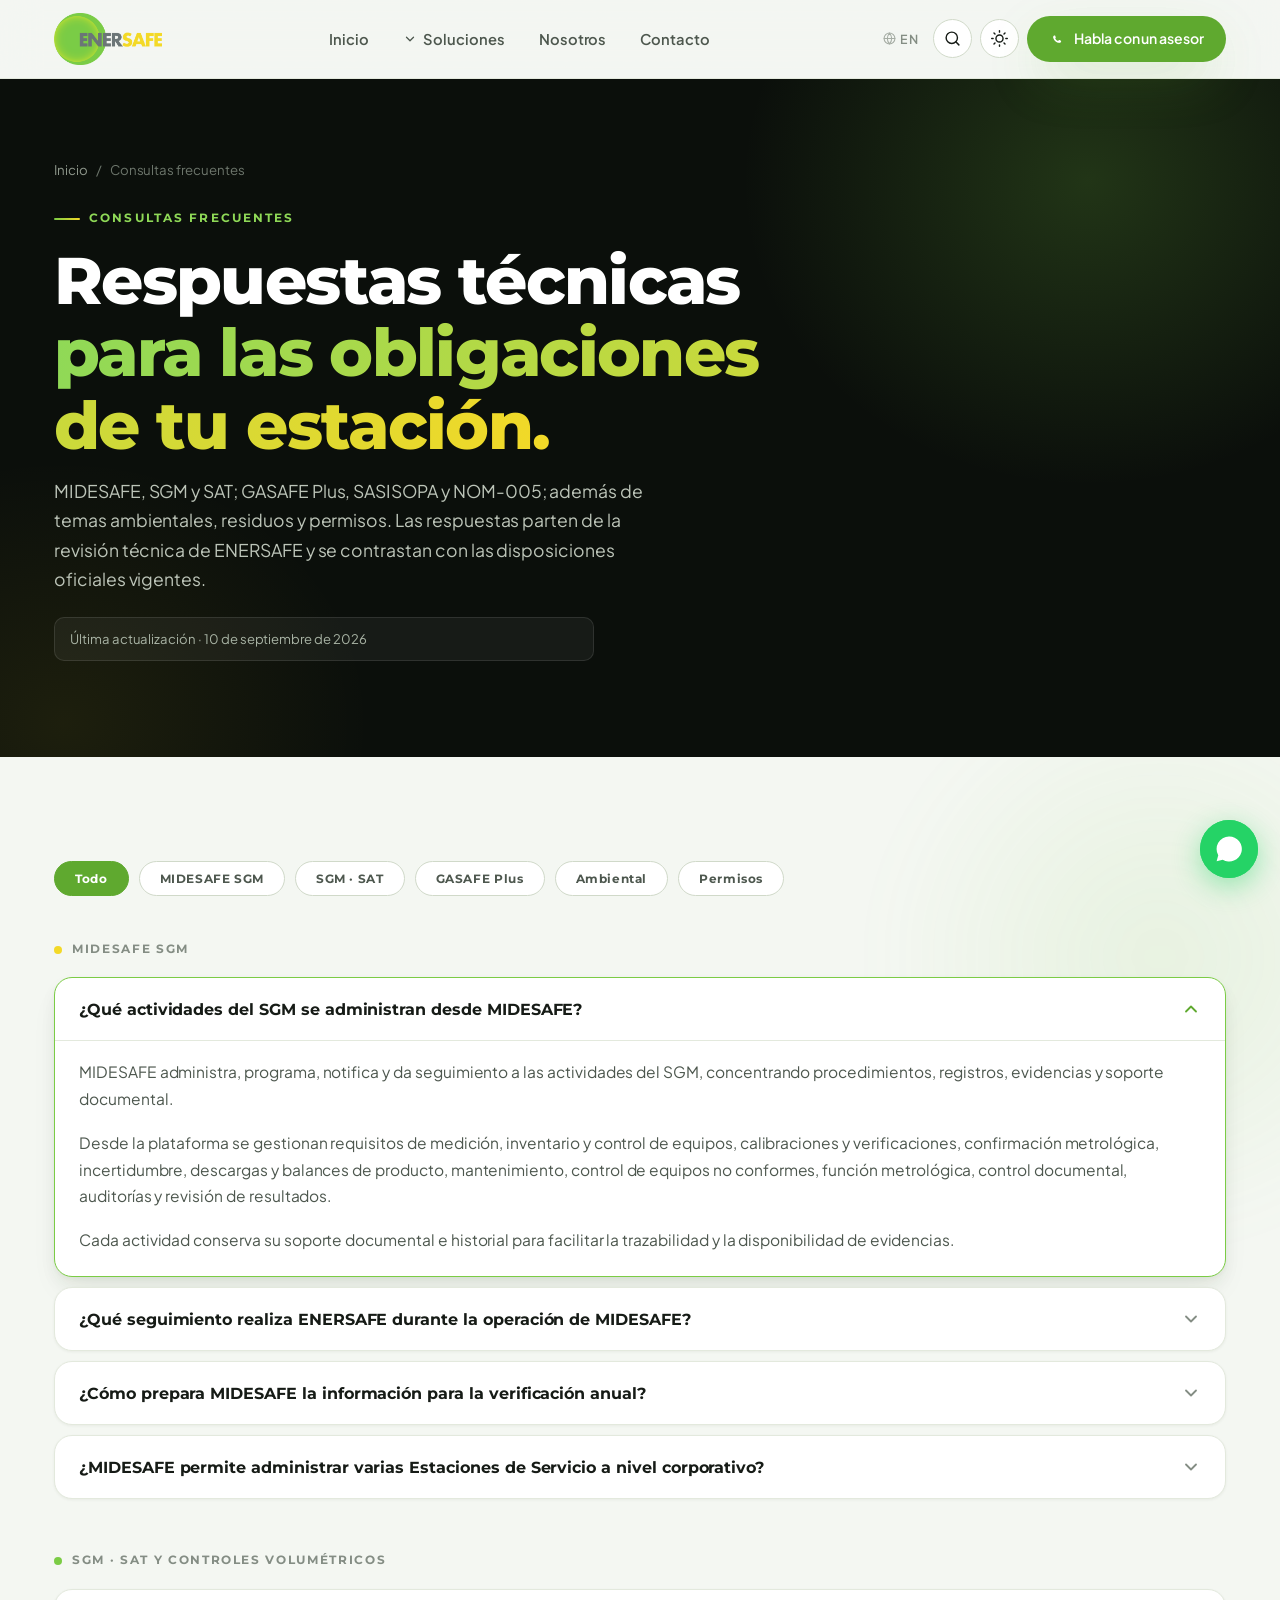
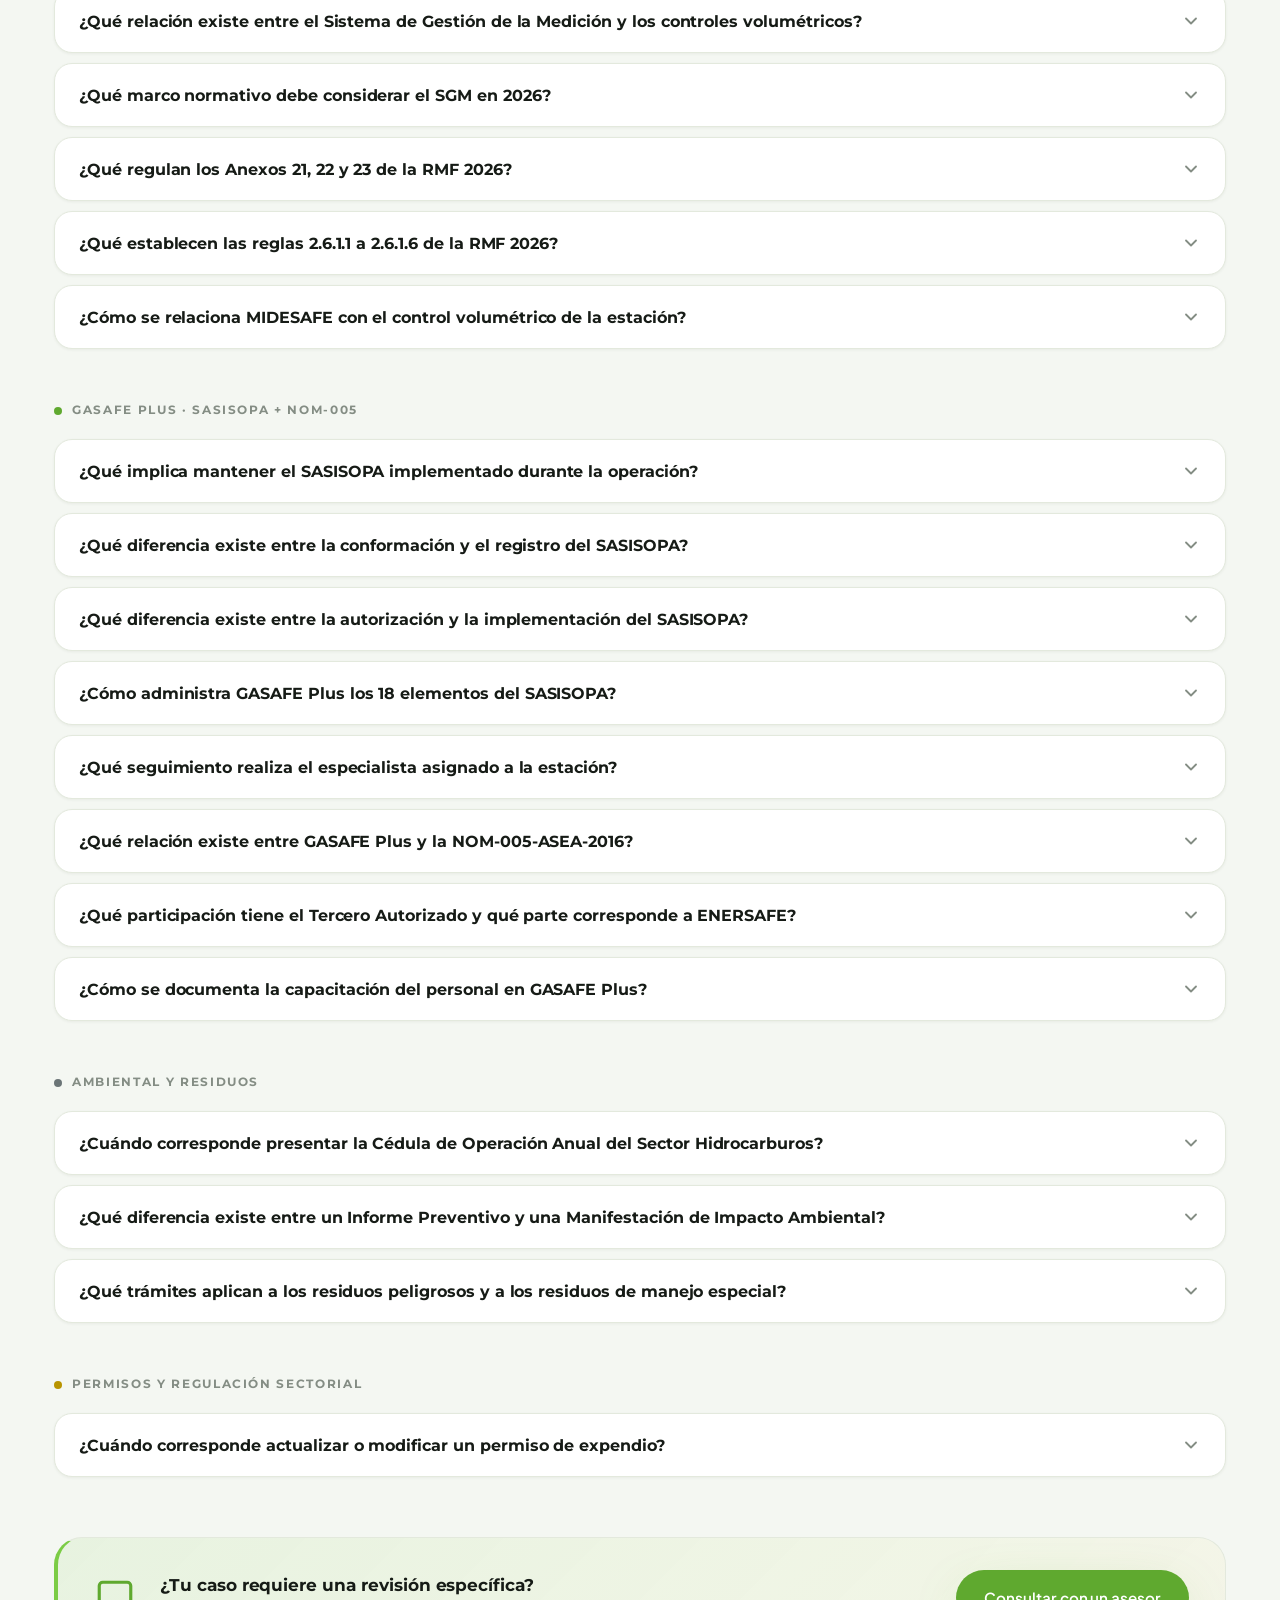
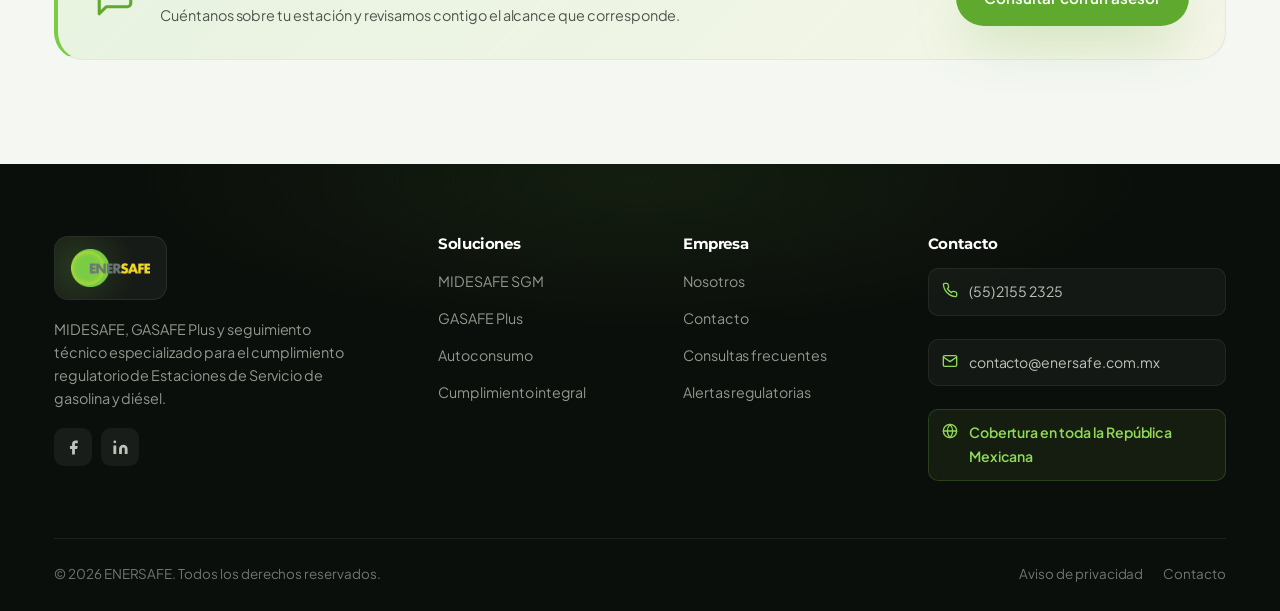
<file: preguntas-frecuentes.html>
<!DOCTYPE html>

<html lang="es">
<head>
<meta charset="utf-8"/>
<meta content="width=device-width, initial-scale=1.0" name="viewport"/>
<title>Consultas ENERSAFE — MIDESAFE, SGM, SAT, SASISOPA y NOM-005</title>
<meta content="Consultas técnicas sobre MIDESAFE SGM, controles volumétricos, RMF 2026, GASAFE Plus, SASISOPA, NOM-005, temas ambientales y permisos para Estaciones de Servicio." name="description"/>
<link href="https://enersafe.com.mx/preguntas-frecuentes.html" rel="canonical"/>
<link href="favicon.png" rel="icon" type="image/png"/>
<meta content="website" property="og:type"/>
<meta content="https://enersafe.com.mx/preguntas-frecuentes.html" property="og:url"/>
<meta content="Consultas frecuentes — MIDESAFE, GASAFE Plus y cumplimiento regulatorio | ENERSAFE" property="og:title"/>
<meta content="Información técnica sobre MIDESAFE SGM, GASAFE Plus, SASISOPA, NOM-005-ASEA-2016, controles volumétricos y otros servicios regulatorios para Estaciones de Servicio." property="og:description"/>
<meta content="https://enersafe.com.mx/assets/og/enersafe-og.jpg" property="og:image"/>
<meta content="es_MX" property="og:locale"/>
<meta content="ENERSAFE" property="og:site_name"/>
<meta content="summary_large_image" name="twitter:card"/>
<script type="application/ld+json">
{"@context":"https://schema.org","@graph":[{"@type":"Organization","@id":"https://enersafe.com.mx/#organization","name":"ENERSAFE","url":"https://enersafe.com.mx"},{"@type":"WebPage","@id":"https://enersafe.com.mx/preguntas-frecuentes.html","url":"https://enersafe.com.mx/preguntas-frecuentes.html","name":"Consultas ENERSAFE — MIDESAFE, SGM, SAT, GASAFE Plus y SASISOPA","description":"Consultas técnicas sobre MIDESAFE SGM, controles volumétricos, RMF 2026, GASAFE Plus, SASISOPA, NOM-005, temas ambientales y permisos para Estaciones de Servicio."},{"@type":"FAQPage","mainEntity":[{"@type":"Question","name":"¿Qué actividades del SGM se administran desde MIDESAFE?","acceptedAnswer":{"@type":"Answer","text":"MIDESAFE administra, programa, notifica y da seguimiento a las actividades del SGM, concentrando procedimientos, registros, evidencias y soporte documental. Desde la plataforma se gestionan requisitos de medición, inventario y control de equipos, calibraciones y verificaciones, confirmación metrológica, incertidumbre, descargas y balances de producto, mantenimiento, control de equipos no conformes, función metrológica, control documental, auditorías y revisión de resultados. Cada actividad conserva su soporte documental e historial para facilitar la trazabilidad y la disponibilidad de evidencias."}},{"@type":"Question","name":"¿Qué seguimiento realiza ENERSAFE durante la operación de MIDESAFE?","acceptedAnswer":{"@type":"Answer","text":"Los técnicos de ENERSAFE revisan las actividades programadas, su ejecución y los soportes documentales registrados en MIDESAFE. Cuando detectan observaciones, desviaciones o acciones correctivas pendientes, dan seguimiento con el responsable de la estación. Dentro del alcance contratado también se revisan usuarios, firmas, permisos y responsables de actividades. Con esta información se generan reportes periódicos por estación con avance, actividades, desempeño, hallazgos, pendientes y oportunidades de mejora."}},{"@type":"Question","name":"¿Cómo prepara MIDESAFE la información para la verificación anual?","acceptedAnswer":{"@type":"Answer","text":"MIDESAFE concentra en un expediente digital los procedimientos, formatos, registros, cálculos y soportes documentales del SGM que deben mantenerse disponibles para revisión. La información puede exportarse de forma ordenada para facilitar la evaluación. La verificación y la emisión del certificado corresponden a la figura acreditada que resulte aplicable. MIDESAFE facilita la organización, disponibilidad y presentación de la evidencia; no sustituye esa evaluación."}},{"@type":"Question","name":"¿MIDESAFE permite administrar varias Estaciones de Servicio a nivel corporativo?","acceptedAnswer":{"@type":"Answer","text":"Sí. A partir de dos estaciones, MIDESAFE puede operar con una vista corporativa para dar seguimiento a usuarios, responsables, actividades y desempeño por estación, conservando el expediente y la información individual de cada instalación."}},{"@type":"Question","name":"¿Qué relación existe entre el Sistema de Gestión de la Medición y los controles volumétricos?","acceptedAnswer":{"@type":"Answer","text":"El control volumétrico registra las operaciones de entrada, salida e inventario de producto. El SGM establece cómo se controlan los procesos de medición, los equipos, las responsabilidades y la documentación asociada. Son obligaciones relacionadas, pero no equivalentes. MIDESAFE organiza la operación y la evidencia del SGM a partir de la información de medición de la estación."}},{"@type":"Question","name":"¿Qué marco normativo debe considerar el SGM en 2026?","acceptedAnswer":{"@type":"Answer","text":"Entre las principales referencias se encuentran la NMX-CC-10012-IMNC-2004, las disposiciones aplicables de la RES/811/2015, el artículo 28, fracción I, apartado B del Código Fiscal de la Federación y la Resolución Miscelánea Fiscal 2026. La NOM-016-CRE-2016 continúa vigente para las especificaciones de calidad de los petrolíferos. El alcance concreto de cada disposición debe revisarse de acuerdo con la actividad y las características de la estación."}},{"@type":"Question","name":"¿Qué regulan los Anexos 21, 22 y 23 de la RMF 2026?","acceptedAnswer":{"@type":"Answer","text":"El Anexo 21 establece las especificaciones técnicas de funcionalidad y seguridad de los equipos y programas informáticos para llevar controles volumétricos de hidrocarburos y petrolíferos. El Anexo 22 regula los servicios de verificación de la correcta operación y funcionamiento de esos equipos y programas, así como los certificados que se emitan. El Anexo 23 establece las características de los dictámenes que determinan el tipo de hidrocarburo o petrolífero y, cuando corresponde, otros parámetros como el octanaje de la gasolina. En 2026, los Anexos 21 y 22 tuvieron una Primera Modificación publicada el 17 de julio."}},{"@type":"Question","name":"¿Qué establecen las reglas 2.6.1.1 a 2.6.1.6 de la RMF 2026?","acceptedAnswer":{"@type":"Answer","text":"En conjunto, estas reglas delimitan el régimen de controles volumétricos. La 2.6.1.1 identifica los hidrocarburos y petrolíferos objeto de control; la 2.6.1.2 define a los contribuyentes obligados; la 2.6.1.3 establece características para equipos y programas informáticos; y la 2.6.1.4 reúne los requerimientos para llevar los controles volumétricos. Las reglas 2.6.1.5 y 2.6.1.6 se relacionan, respectivamente, con los certificados de correcta operación y funcionamiento y con los dictámenes que determinan el tipo de hidrocarburo o petrolífero y otros parámetros aplicables."}},{"@type":"Question","name":"¿Cómo se relaciona MIDESAFE con el control volumétrico de la estación?","acceptedAnswer":{"@type":"Answer","text":"MIDESAFE administra el SGM utilizando la información de medición y control volumétrico que corresponde a la estación. Los datos requeridos se registran y validan en MIDESAFE para mantener los registros, cálculos y evidencia del sistema. MIDESAFE no sustituye al software de control volumétrico."}},{"@type":"Question","name":"¿Qué implica mantener el SASISOPA implementado durante la operación?","acceptedAnswer":{"@type":"Answer","text":"La autorización del SASISOPA no concluye la obligación. Durante la vida del proyecto, los 18 elementos deben permanecer operativos, actualizados y alineados con las condiciones reales de la estación. Esto implica ejecutar y documentar actividades programadas, mantener procedimientos, registros y evidencias, gestionar cambios en instalaciones, procesos, equipos, personal o requisitos legales y dar seguimiento a capacitación, mantenimiento, inspecciones, riesgos, emergencias, contratistas, auditorías, acciones correctivas e indicadores. El seguimiento debe identificar desviaciones, responsables y fechas compromiso, verificar la atención de las acciones y conservar la evidencia correspondiente. Cuando aplique, también deben realizarse las gestiones y notificaciones ante la autoridad."}},{"@type":"Question","name":"¿Qué diferencia existe entre la conformación y el registro del SASISOPA?","acceptedAnswer":{"@type":"Answer","text":"La conformación consiste en diseñar, desarrollar e integrar el Sistema de Administración conforme a sus 18 elementos, incluyendo políticas, procedimientos, responsabilidades, controles y mecanismos de seguimiento. El Registro de la Conformación corresponde al trámite mediante el cual esa documentación se presenta ante la ASEA para su revisión y registro."}},{"@type":"Question","name":"¿Qué diferencia existe entre la autorización y la implementación del SASISOPA?","acceptedAnswer":{"@type":"Answer","text":"La autorización permite implementar el Sistema de Administración en una instalación conforme al alcance y condiciones autorizadas. La implementación es llevar ese sistema a la operación real y mantenerlo funcionando durante la vida del proyecto. Contar con registro o autorización no significa, por sí solo, que el SASISOPA esté implementado."}},{"@type":"Question","name":"¿Cómo administra GASAFE Plus los 18 elementos del SASISOPA?","acceptedAnswer":{"@type":"Answer","text":"GASAFE Plus calendariza las actividades del sistema, asigna responsables y concentra bitácoras, registros y evidencias. También permite controlar autorizaciones y permisos, registrar incidentes, dar seguimiento a acciones correctivas y mantener disponible la información de los 18 elementos para su revisión."}},{"@type":"Question","name":"¿Qué seguimiento realiza el especialista asignado a la estación?","acceptedAnswer":{"@type":"Answer","text":"El especialista revisa las actividades programadas y las evidencias registradas en GASAFE Plus, y verifica su vigencia y correspondencia con la operación de la estación. Cuando detecta observaciones o desviaciones, da seguimiento con el responsable hasta su atención y cierre. El servicio también contempla capacitación, asistencia técnica, apoyo en la aplicación de requisitos y reportes periódicos sobre avance, pendientes, hallazgos y oportunidades de mejora."}},{"@type":"Question","name":"¿Qué relación existe entre GASAFE Plus y la NOM-005-ASEA-2016?","acceptedAnswer":{"@type":"Answer","text":"GASAFE Plus ayuda a organizar actividades y evidencias de operación relacionadas con la NOM-005-ASEA-2016, como mantenimiento, bitácoras y permisos de trabajo. La NOM-005 tiene un alcance técnico propio para diseño, construcción, operación y mantenimiento de Estaciones de Servicio y su evaluación de conformidad se realiza de manera independiente. GASAFE Plus no sustituye el dictamen correspondiente."}},{"@type":"Question","name":"¿Qué participación tiene el Tercero Autorizado y qué parte corresponde a ENERSAFE?","acceptedAnswer":{"@type":"Answer","text":"Dentro del alcance contratado, ENERSAFE puede conformar la documentación, desarrollar el programa de implementación, acompañar la operación y gestionar el proceso de dictaminación. El Tercero Autorizado realiza la evaluación y emite los dictámenes que correspondan conforme a las disposiciones de la ASEA. Son funciones distintas dentro del mismo proceso de cumplimiento."}},{"@type":"Question","name":"¿Cómo se documenta la capacitación del personal en GASAFE Plus?","acceptedAnswer":{"@type":"Answer","text":"GASAFE Plus incorpora cursos y registros de capacitación asociados a las funciones del personal. La plataforma permite asignar contenidos, dar seguimiento y conservar la evidencia correspondiente, de manera que la competencia y capacitación del personal formen parte del expediente del SASISOPA."}},{"@type":"Question","name":"¿Cuándo corresponde presentar la Cédula de Operación Anual del Sector Hidrocarburos?","acceptedAnswer":{"@type":"Answer","text":"La COA del Sector Hidrocarburos se presenta ante la ASEA cuando el Regulado se encuentra en los supuestos aplicables, entre ellos determinadas fuentes fijas de jurisdicción federal y grandes generadores de residuos peligrosos. Su alcance depende de las autorizaciones ambientales y de las actividades de la instalación."}},{"@type":"Question","name":"¿Qué diferencia existe entre un Informe Preventivo y una Manifestación de Impacto Ambiental?","acceptedAnswer":{"@type":"Answer","text":"Ambos son instrumentos de evaluación de impacto ambiental, pero no aplican a los mismos proyectos. Para Estaciones de Servicio, la ASEA contempla el Informe Preventivo en determinados proyectos ubicados en áreas urbanas, suburbanas, industriales, de equipamiento urbano o de servicios y en otros supuestos previstos por la autoridad. La Manifestación de Impacto Ambiental Particular corresponde a proyectos que, por ubicación, características o alcance, se encuentran en supuestos de mayor sensibilidad ambiental. El instrumento aplicable debe determinarse antes de iniciar el trámite."}},{"@type":"Question","name":"¿Qué trámites aplican a los residuos peligrosos y a los residuos de manejo especial?","acceptedAnswer":{"@type":"Answer","text":"Son categorías distintas y cada una tiene registros y obligaciones propios ante la ASEA para actividades del Sector Hidrocarburos. El trámite depende del tipo de residuo, la cantidad generada y la categoría del generador. ENERSAFE gestiona los registros y trámites relacionados que correspondan dentro del alcance contratado."}},{"@type":"Question","name":"¿Cuándo corresponde actualizar o modificar un permiso de expendio?","acceptedAnswer":{"@type":"Answer","text":"Una actualización atiende cambios que no alteran las condiciones esenciales bajo las que se otorgó el permiso. Una modificación aplica cuando cambian condiciones relevantes del servicio, por ejemplo una cesión, fusión, cambio de control o una modificación técnica de la infraestructura. La CNE distingue ambos trámites, por lo que el supuesto debe revisarse antes de ingresar la solicitud."}}]}]}
</script>
<link href="https://fonts.googleapis.com" rel="preconnect"/>
<link crossorigin="" href="https://fonts.gstatic.com" rel="preconnect"/>
<link href="https://fonts.googleapis.com/css2?family=Plus+Jakarta+Sans:wght@400;500;600;700;800&amp;family=Montserrat:wght@600;700;800&amp;display=swap" rel="stylesheet"/>
<link href="css/styles.css" rel="stylesheet"/>
</head>
<body>
<div class="scroll-progress" id="scrollProgress"></div>
<header id="siteHeader">
<nav class="nav">
<a aria-label="ENERSAFE inicio" class="brand" href="index.html"><img alt="ENERSAFE" src="assets/enersafe-logo.png"/></a>
<div class="nav-links">
<a data-en="Home" data-es="Inicio" href="index.html">Inicio</a>
<div class="nav-drop" id="navDrop">
<button data-en="Solutions" data-es="Soluciones" onclick="toggleDrop(event)">Soluciones
          <svg fill="none" stroke="currentColor" stroke-linecap="round" stroke-linejoin="round" stroke-width="2.2" viewbox="0 0 24 24"><polyline points="6 9 12 15 18 9"></polyline></svg>
</button>
<div class="drop-menu">
<a class="drop-item" href="midesafe-sgm.html">
<span class="di-ic"><svg fill="none" stroke="currentColor" stroke-linecap="round" stroke-linejoin="round" stroke-width="2" viewbox="0 0 24 24"><path d="M3 3v18h18"></path><path d="M18.7 8l-5.1 5.2-2.8-2.7L7 14.3"></path></svg></span>
<span class="di-tx"><span class="di-t">MIDESAFE SGM</span><span class="di-d" data-en="Measurement Management System · SAT" data-es="Sistema de Gestión de la Medición · SAT">Sistema de Gestión de la Medición · SAT</span></span>
</a>
<a class="drop-item" href="gasafe-plus.html">
<span class="di-ic"><svg fill="none" stroke="currentColor" stroke-linecap="round" stroke-linejoin="round" stroke-width="2" viewbox="0 0 24 24"><path d="M12 2l8 4v6c0 5-3.5 8-8 10-4.5-2-8-5-8-10V6l8-4z"></path><path d="M9 12l2 2 4-4"></path></svg></span>
<span class="di-tx"><span class="di-t">GASAFE Plus</span><span class="di-d" data-en="SASISOPA &amp; NOM-005 · ASEA" data-es="SASISOPA y NOM-005 · ASEA">SASISOPA y NOM-005 · ASEA</span></span>
</a>
<div class="drop-sep"></div>
<a class="drop-item" href="servicios.html">
<span class="di-ic"><svg fill="none" stroke="currentColor" stroke-linecap="round" stroke-linejoin="round" stroke-width="2" viewbox="0 0 24 24"><path d="M14 2H6a2 2 0 0 0-2 2v16a2 2 0 0 0 2 2h12a2 2 0 0 0 2-2V8z"></path><polyline points="14 2 14 8 20 8"></polyline><line x1="9" x2="15" y1="15" y2="15"></line></svg></span>
<span class="di-tx"><span class="di-t" data-en="Full compliance" data-es="Cumplimiento integral">Cumplimiento integral</span><span class="di-d" data-en="Audits, registrations, licenses &amp; filings" data-es="Auditorías, registros, licencias y trámites">Auditorías, registros, licencias y trámites</span></span>
</a>
</div>
</div>
<a data-en="About" data-es="Nosotros" href="nosotros.html">Nosotros</a>
<a data-en="Contact" data-es="Contacto" href="contacto.html">Contacto</a>
</div>
<div class="nav-tools">
<button aria-label="Language / Idioma" class="lang-link" onclick="toggleLang()"><svg fill="none" stroke="currentColor" stroke-linecap="round" stroke-linejoin="round" stroke-width="2" viewbox="0 0 24 24"><circle cx="12" cy="12" r="10"></circle><line x1="2" x2="22" y1="12" y2="12"></line><path d="M12 2a15.3 15.3 0 0 1 4 10 15.3 15.3 0 0 1-4 10 15.3 15.3 0 0 1-4-10 15.3 15.3 0 0 1 4-10z"></path></svg><span class="lang-code">EN</span></button>
<button aria-label="Buscar" class="icon-btn" onclick="openSearch()"><svg fill="none" stroke="currentColor" stroke-linecap="round" stroke-linejoin="round" stroke-width="2" viewbox="0 0 24 24"><circle cx="11" cy="11" r="8"></circle><line x1="21" x2="16.65" y1="21" y2="16.65"></line></svg></button>
<button aria-label="Tema" class="icon-btn" onclick="toggleTheme()">
<svg class="ic-sun" fill="none" stroke="currentColor" stroke-linecap="round" stroke-linejoin="round" stroke-width="2" viewbox="0 0 24 24"><circle cx="12" cy="12" r="5"></circle><line x1="12" x2="12" y1="1" y2="3"></line><line x1="12" x2="12" y1="21" y2="23"></line><line x1="4.22" x2="5.64" y1="4.22" y2="5.64"></line><line x1="18.36" x2="19.78" y1="18.36" y2="19.78"></line><line x1="1" x2="3" y1="12" y2="12"></line><line x1="21" x2="23" y1="12" y2="12"></line><line x1="4.22" x2="5.64" y1="19.78" y2="18.36"></line><line x1="18.36" x2="19.78" y1="5.64" y2="4.22"></line></svg>
<svg class="ic-moon" fill="none" stroke="currentColor" stroke-linecap="round" stroke-linejoin="round" stroke-width="2" style="display:none" viewbox="0 0 24 24"><path d="M21 12.79A9 9 0 1 1 11.21 3 7 7 0 0 0 21 12.79z"></path></svg>
</button>
<a class="btn btn-primary nav-cta" data-en="Talk to an advisor" data-es="Habla con un asesor" href="https://wa.me/525610360614" rel="noopener" target="_blank"><svg fill="currentColor" style="width:16px;height:16px" viewbox="0 0 24 24"><path d="M17.5 14.4c-.3-.1-1.7-.8-2-.9-.3-.1-.5-.1-.7.1-.2.3-.7.9-.9 1.1-.2.2-.3.2-.6.1-.3-.1-1.2-.5-2.3-1.4-.9-.8-1.4-1.7-1.6-2-.2-.3 0-.5.1-.6.1-.1.3-.3.4-.5.1-.2.2-.3.3-.5.1-.2 0-.4 0-.5-.1-.1-.7-1.6-.9-2.2-.2-.6-.5-.5-.7-.5h-.6c-.2 0-.5.1-.8.4-.3.3-1 1-1 2.5s1.1 2.9 1.2 3.1c.1.2 2.1 3.2 5.1 4.5.7.3 1.3.5 1.7.6.7.2 1.4.2 1.9.1.6-.1 1.7-.7 1.9-1.4.2-.7.2-1.3.2-1.4-.1-.1-.3-.2-.6-.3z"></path></svg> Habla con un asesor</a>
<button aria-label="Menú" class="nav-toggle" onclick="toggleMobileNav()"><span></span><span></span><span></span></button>
</div>
</nav>
<div class="mobile-nav">
<a data-en="Home" data-es="Inicio" href="index.html">Inicio</a>
<a class="sub" href="midesafe-sgm.html">MIDESAFE SGM</a>
<a class="sub" href="gasafe-plus.html">GASAFE Plus</a>
<a class="sub" data-en="Full compliance" data-es="Cumplimiento integral" href="servicios.html">Cumplimiento integral</a>
<a data-en="About" data-es="Nosotros" href="nosotros.html">Nosotros</a>
<a data-en="Consultas" data-es="Consultas frecuentes" href="preguntas-frecuentes.html">Consultas frecuentes</a>
<a data-en="Contact" data-es="Contacto" href="contacto.html">Contacto</a>
<a data-en="Talk to an advisor" data-es="Habla con un asesor" href="https://wa.me/525610360614" rel="noopener" target="_blank">Habla con un asesor</a>
</div>
</header>
<div class="search-overlay" id="searchOverlay">
<div class="search-box">
<div class="search-input-row">
<svg fill="none" stroke="currentColor" stroke-linecap="round" stroke-linejoin="round" stroke-width="2" viewbox="0 0 24 24"><circle cx="11" cy="11" r="8"></circle><line x1="21" x2="16.65" y1="21" y2="16.65"></line></svg>
<input autocomplete="off" id="searchInput" placeholder="Buscar ASEA, SAT, SASISOPA, dictamen, COA..." type="text"/>
<button aria-label="Cerrar" class="search-close" onclick="closeSearch()">×</button>
</div>
<div class="search-results" id="searchResults"></div>
</div>
</div>
<!-- HERO -->
<section class="page-hero">
<div class="ph-mesh"></div>
<div class="wrap">
<div class="crumbs">
<a data-en="Home" data-es="Inicio" href="index.html">Inicio</a> <span>/</span>
<span data-en="Consultas" data-es="Consultas frecuentes">Consultas frecuentes</span>
</div>
<span class="eyebrow light" data-en="Consultas" data-es="Consultas frecuentes">Consultas frecuentes</span>
<h1 data-en="Questions about SGM, SASISOPA, NOM-005 &lt;span class='hl'&gt;and regulatory compliance.&lt;/span&gt;" data-es="Respuestas técnicas &lt;span class='hl'&gt;para las obligaciones de tu estación.&lt;/span&gt;">Respuestas técnicas <span class="hl">para las obligaciones de tu estación.</span></h1>
<p data-en="Answers about MIDESAFE, GASAFE Plus and other regulatory fronts, based on ENERSAFE technical review and checked against current official provisions." data-es="MIDESAFE, SGM y SAT; GASAFE Plus, SASISOPA y NOM-005; además de temas ambientales, residuos y permisos. Las respuestas parten de la revisión técnica de ENERSAFE y se contrastan con las disposiciones oficiales vigentes.">MIDESAFE, SGM y SAT; GASAFE Plus, SASISOPA y NOM-005; además de temas ambientales, residuos y permisos. Las respuestas parten de la revisión técnica de ENERSAFE y se contrastan con las disposiciones oficiales vigentes.</p>
<div class="ph-norm"><span data-en="Last updated · September 10, 2026" data-es="Última actualización · 10 de septiembre de 2026">Última actualización · 10 de septiembre de 2026</span></div>
</div>
</section>
<!-- NAVEGACIÓN POR TEMA -->
<section class="section faq-page-main">
<div class="wrap">
<div class="faq-cats reveal">
<button class="faq-cat active" data-en="All" data-es="Todo" onclick="filterFaq('todos')">Todo</button>
<button class="faq-cat" data-en="MIDESAFE SGM" data-es="MIDESAFE SGM" onclick="filterFaq('sgm')">MIDESAFE SGM</button>
<button class="faq-cat" data-en="SGM · SAT" data-es="SGM · SAT" onclick="filterFaq('sat')">SGM · SAT</button>
<button class="faq-cat" data-en="GASAFE Plus" data-es="GASAFE Plus" onclick="filterFaq('sasisopa')">GASAFE Plus</button>
<button class="faq-cat" data-en="Environmental" data-es="Ambiental" onclick="filterFaq('ambiental')">Ambiental</button>
<button class="faq-cat" data-en="Permits" data-es="Permisos" onclick="filterFaq('permisos')">Permisos</button>
</div>
<div class="faq-page-grid reveal" data-delay="1">
<div class="faq-group" data-cat="sgm">
<div class="faq-group-label">
<span class="faq-group-dot" style="background:var(--yellow)"></span>
<span data-es="MIDESAFE SGM" data-en="MIDESAFE SGM">MIDESAFE SGM</span>
</div>
<details class="faq-item" open="">
<summary class="faq-q">
<span data-es="¿Qué actividades del SGM se administran desde MIDESAFE?" data-en="Which SGM activities are managed in MIDESAFE?">¿Qué actividades del SGM se administran desde MIDESAFE?</span>
<svg class="faq-chev" fill="none" stroke="currentColor" stroke-linecap="round" stroke-linejoin="round" stroke-width="2.2" viewbox="0 0 24 24"><polyline points="6 9 12 15 18 9"></polyline></svg>
</summary>
<div class="faq-a">
<p data-es="MIDESAFE administra, programa, notifica y da seguimiento a las actividades del SGM, concentrando procedimientos, registros, evidencias y soporte documental." data-en="MIDESAFE manages, schedules, notifies and follows up on SGM activities, bringing together procedures, records, evidence and supporting documentation.">MIDESAFE administra, programa, notifica y da seguimiento a las actividades del SGM, concentrando procedimientos, registros, evidencias y soporte documental.</p><p data-es="Desde la plataforma se gestionan requisitos de medición, inventario y control de equipos, calibraciones y verificaciones, confirmación metrológica, incertidumbre, descargas y balances de producto, mantenimiento, control de equipos no conformes, función metrológica, control documental, auditorías y revisión de resultados." data-en="The platform covers measurement requirements, equipment inventory and control, calibrations and verifications, metrological confirmation, uncertainty, product unloads and balances, maintenance, nonconforming equipment control, the metrology function, document control, audits and results review.">Desde la plataforma se gestionan requisitos de medición, inventario y control de equipos, calibraciones y verificaciones, confirmación metrológica, incertidumbre, descargas y balances de producto, mantenimiento, control de equipos no conformes, función metrológica, control documental, auditorías y revisión de resultados.</p><p data-es="Cada actividad conserva su soporte documental e historial para facilitar la trazabilidad y la disponibilidad de evidencias." data-en="Each activity keeps its supporting documentation and history to facilitate traceability and evidence availability.">Cada actividad conserva su soporte documental e historial para facilitar la trazabilidad y la disponibilidad de evidencias.</p>
</div>
</details><details class="faq-item">
<summary class="faq-q">
<span data-es="¿Qué seguimiento realiza ENERSAFE durante la operación de MIDESAFE?" data-en="What follow-up does ENERSAFE provide while MIDESAFE is operating?">¿Qué seguimiento realiza ENERSAFE durante la operación de MIDESAFE?</span>
<svg class="faq-chev" fill="none" stroke="currentColor" stroke-linecap="round" stroke-linejoin="round" stroke-width="2.2" viewbox="0 0 24 24"><polyline points="6 9 12 15 18 9"></polyline></svg>
</summary>
<div class="faq-a">
<p data-es="Los técnicos de ENERSAFE revisan las actividades programadas, su ejecución y los soportes documentales registrados en MIDESAFE. Cuando detectan observaciones, desviaciones o acciones correctivas pendientes, dan seguimiento con el responsable de la estación." data-en="ENERSAFE technicians review scheduled activities, their execution and the supporting documentation recorded in MIDESAFE. When observations, deviations or pending corrective actions are identified, they follow up with the station manager.">Los técnicos de ENERSAFE revisan las actividades programadas, su ejecución y los soportes documentales registrados en MIDESAFE. Cuando detectan observaciones, desviaciones o acciones correctivas pendientes, dan seguimiento con el responsable de la estación.</p><p data-es="Dentro del alcance contratado también se revisan usuarios, firmas, permisos y responsables de actividades. Con esta información se generan reportes periódicos por estación con avance, actividades, desempeño, hallazgos, pendientes y oportunidades de mejora." data-en="Within the contracted scope, users, signatures, permits and activity owners are also reviewed. This information is used to issue periodic station reports covering progress, activities, performance, findings, pending items and improvement opportunities.">Dentro del alcance contratado también se revisan usuarios, firmas, permisos y responsables de actividades. Con esta información se generan reportes periódicos por estación con avance, actividades, desempeño, hallazgos, pendientes y oportunidades de mejora.</p>
</div>
</details><details class="faq-item">
<summary class="faq-q">
<span data-es="¿Cómo prepara MIDESAFE la información para la verificación anual?" data-en="How does MIDESAFE prepare information for annual verification?">¿Cómo prepara MIDESAFE la información para la verificación anual?</span>
<svg class="faq-chev" fill="none" stroke="currentColor" stroke-linecap="round" stroke-linejoin="round" stroke-width="2.2" viewbox="0 0 24 24"><polyline points="6 9 12 15 18 9"></polyline></svg>
</summary>
<div class="faq-a">
<p data-es="MIDESAFE concentra en un expediente digital los procedimientos, formatos, registros, cálculos y soportes documentales del SGM que deben mantenerse disponibles para revisión. La información puede exportarse de forma ordenada para facilitar la evaluación." data-en="MIDESAFE brings together the SGM procedures, forms, records, calculations and supporting documentation that must remain available for review in a digital file. The information can be exported in an organized way to facilitate assessment.">MIDESAFE concentra en un expediente digital los procedimientos, formatos, registros, cálculos y soportes documentales del SGM que deben mantenerse disponibles para revisión. La información puede exportarse de forma ordenada para facilitar la evaluación.</p><p data-es="La verificación y la emisión del certificado corresponden a la figura acreditada que resulte aplicable. MIDESAFE facilita la organización, disponibilidad y presentación de la evidencia; no sustituye esa evaluación." data-en="Verification and certificate issuance correspond to the applicable accredited body. MIDESAFE facilitates the organization, availability and presentation of evidence; it does not replace that assessment.">La verificación y la emisión del certificado corresponden a la figura acreditada que resulte aplicable. MIDESAFE facilita la organización, disponibilidad y presentación de la evidencia; no sustituye esa evaluación.</p>
</div>
</details><details class="faq-item">
<summary class="faq-q">
<span data-es="¿MIDESAFE permite administrar varias Estaciones de Servicio a nivel corporativo?" data-en="Can MIDESAFE manage multiple Service Stations at corporate level?">¿MIDESAFE permite administrar varias Estaciones de Servicio a nivel corporativo?</span>
<svg class="faq-chev" fill="none" stroke="currentColor" stroke-linecap="round" stroke-linejoin="round" stroke-width="2.2" viewbox="0 0 24 24"><polyline points="6 9 12 15 18 9"></polyline></svg>
</summary>
<div class="faq-a">
<p data-es="Sí. A partir de dos estaciones, MIDESAFE puede operar con una vista corporativa para dar seguimiento a usuarios, responsables, actividades y desempeño por estación, conservando el expediente y la información individual de cada instalación." data-en="Yes. From two stations onward, MIDESAFE can provide a corporate view to follow users, responsible persons, activities and performance by station while preserving each facility’s individual file and information.">Sí. A partir de dos estaciones, MIDESAFE puede operar con una vista corporativa para dar seguimiento a usuarios, responsables, actividades y desempeño por estación, conservando el expediente y la información individual de cada instalación.</p>
</div>
</details>
</div>
<div class="faq-group" data-cat="sat">
<div class="faq-group-label">
<span class="faq-group-dot" style="background:var(--lime)"></span>
<span data-es="SGM · SAT y controles volumétricos" data-en="SGM · SAT and volumetric controls">SGM · SAT y controles volumétricos</span>
</div>
<details class="faq-item">
<summary class="faq-q">
<span data-es="¿Qué relación existe entre el Sistema de Gestión de la Medición y los controles volumétricos?" data-en="How are the Measurement Management System and volumetric controls related?">¿Qué relación existe entre el Sistema de Gestión de la Medición y los controles volumétricos?</span>
<svg class="faq-chev" fill="none" stroke="currentColor" stroke-linecap="round" stroke-linejoin="round" stroke-width="2.2" viewbox="0 0 24 24"><polyline points="6 9 12 15 18 9"></polyline></svg>
</summary>
<div class="faq-a">
<p data-es="El control volumétrico registra las operaciones de entrada, salida e inventario de producto. El SGM establece cómo se controlan los procesos de medición, los equipos, las responsabilidades y la documentación asociada. Son obligaciones relacionadas, pero no equivalentes. MIDESAFE organiza la operación y la evidencia del SGM a partir de la información de medición de la estación." data-en="Volumetric control records product receipts, deliveries and inventory. The SGM establishes how measurement processes, equipment, responsibilities and related documentation are controlled. They are related obligations, but they are not equivalent. MIDESAFE organizes SGM operation and evidence using the station’s measurement information.">El control volumétrico registra las operaciones de entrada, salida e inventario de producto. El SGM establece cómo se controlan los procesos de medición, los equipos, las responsabilidades y la documentación asociada. Son obligaciones relacionadas, pero no equivalentes. MIDESAFE organiza la operación y la evidencia del SGM a partir de la información de medición de la estación.</p>
</div>
</details><details class="faq-item">
<summary class="faq-q">
<span data-es="¿Qué marco normativo debe considerar el SGM en 2026?" data-en="Which regulatory framework should the SGM consider in 2026?">¿Qué marco normativo debe considerar el SGM en 2026?</span>
<svg class="faq-chev" fill="none" stroke="currentColor" stroke-linecap="round" stroke-linejoin="round" stroke-width="2.2" viewbox="0 0 24 24"><polyline points="6 9 12 15 18 9"></polyline></svg>
</summary>
<div class="faq-a">
<p data-es="Entre las principales referencias se encuentran la NMX-CC-10012-IMNC-2004, las disposiciones aplicables de la RES/811/2015, el artículo 28, fracción I, apartado B del Código Fiscal de la Federación y la Resolución Miscelánea Fiscal 2026." data-en="Key references include NMX-CC-10012-IMNC-2004, the applicable provisions of RES/811/2015, Article 28, section I, subsection B of the Federal Tax Code and the 2026 Tax Miscellaneous Resolution.">Entre las principales referencias se encuentran la NMX-CC-10012-IMNC-2004, las disposiciones aplicables de la RES/811/2015, el artículo 28, fracción I, apartado B del Código Fiscal de la Federación y la Resolución Miscelánea Fiscal 2026.</p><p data-es="La NOM-016-CRE-2016 continúa vigente para las especificaciones de calidad de los petrolíferos. El alcance concreto de cada disposición debe revisarse de acuerdo con la actividad y las características de la estación." data-en="NOM-016-CRE-2016 remains in force for petroleum-product quality specifications. The specific scope of each provision should be reviewed according to the station’s activity and characteristics.">La NOM-016-CRE-2016 continúa vigente para las especificaciones de calidad de los petrolíferos. El alcance concreto de cada disposición debe revisarse de acuerdo con la actividad y las características de la estación.</p>
</div>
</details><details class="faq-item">
<summary class="faq-q">
<span data-es="¿Qué regulan los Anexos 21, 22 y 23 de la RMF 2026?" data-en="What do Annexes 21, 22 and 23 of the 2026 Tax Miscellaneous Resolution regulate?">¿Qué regulan los Anexos 21, 22 y 23 de la RMF 2026?</span>
<svg class="faq-chev" fill="none" stroke="currentColor" stroke-linecap="round" stroke-linejoin="round" stroke-width="2.2" viewbox="0 0 24 24"><polyline points="6 9 12 15 18 9"></polyline></svg>
</summary>
<div class="faq-a">
<p data-es="El Anexo 21 establece las especificaciones técnicas de funcionalidad y seguridad de los equipos y programas informáticos para llevar controles volumétricos de hidrocarburos y petrolíferos." data-en="Annex 21 establishes the technical functionality and security specifications for equipment and software used to keep volumetric controls of hydrocarbons and petroleum products.">El Anexo 21 establece las especificaciones técnicas de funcionalidad y seguridad de los equipos y programas informáticos para llevar controles volumétricos de hidrocarburos y petrolíferos.</p><p data-es="El Anexo 22 regula los servicios de verificación de la correcta operación y funcionamiento de esos equipos y programas, así como los certificados que se emitan. El Anexo 23 establece las características de los dictámenes que determinan el tipo de hidrocarburo o petrolífero y, cuando corresponde, otros parámetros como el octanaje de la gasolina." data-en="Annex 22 regulates services for verifying the correct operation and functioning of that equipment and software, as well as the certificates issued. Annex 23 establishes the characteristics of reports that determine the type of hydrocarbon or petroleum product and, where applicable, other parameters such as gasoline octane.">El Anexo 22 regula los servicios de verificación de la correcta operación y funcionamiento de esos equipos y programas, así como los certificados que se emitan. El Anexo 23 establece las características de los dictámenes que determinan el tipo de hidrocarburo o petrolífero y, cuando corresponde, otros parámetros como el octanaje de la gasolina.</p><p data-es="En 2026, los Anexos 21 y 22 tuvieron una Primera Modificación publicada el 17 de julio." data-en="In 2026, Annexes 21 and 22 received a First Amendment published on July 17.">En 2026, los Anexos 21 y 22 tuvieron una Primera Modificación publicada el 17 de julio.</p>
</div>
</details><details class="faq-item">
<summary class="faq-q">
<span data-es="¿Qué establecen las reglas 2.6.1.1 a 2.6.1.6 de la RMF 2026?" data-en="What do rules 2.6.1.1 through 2.6.1.6 of the 2026 Tax Miscellaneous Resolution establish?">¿Qué establecen las reglas 2.6.1.1 a 2.6.1.6 de la RMF 2026?</span>
<svg class="faq-chev" fill="none" stroke="currentColor" stroke-linecap="round" stroke-linejoin="round" stroke-width="2.2" viewbox="0 0 24 24"><polyline points="6 9 12 15 18 9"></polyline></svg>
</summary>
<div class="faq-a">
<p data-es="En conjunto, estas reglas delimitan el régimen de controles volumétricos. La 2.6.1.1 identifica los hidrocarburos y petrolíferos objeto de control; la 2.6.1.2 define a los contribuyentes obligados; la 2.6.1.3 establece características para equipos y programas informáticos; y la 2.6.1.4 reúne los requerimientos para llevar los controles volumétricos." data-en="Together, these rules define the volumetric-control framework. Rule 2.6.1.1 identifies the hydrocarbons and petroleum products subject to control; 2.6.1.2 defines the taxpayers required to keep such controls; 2.6.1.3 establishes characteristics for equipment and software; and 2.6.1.4 sets the requirements for keeping volumetric controls.">En conjunto, estas reglas delimitan el régimen de controles volumétricos. La 2.6.1.1 identifica los hidrocarburos y petrolíferos objeto de control; la 2.6.1.2 define a los contribuyentes obligados; la 2.6.1.3 establece características para equipos y programas informáticos; y la 2.6.1.4 reúne los requerimientos para llevar los controles volumétricos.</p><p data-es="Las reglas 2.6.1.5 y 2.6.1.6 se relacionan, respectivamente, con los certificados de correcta operación y funcionamiento y con los dictámenes que determinan el tipo de hidrocarburo o petrolífero y otros parámetros aplicables." data-en="Rules 2.6.1.5 and 2.6.1.6 relate, respectively, to certificates of correct operation and functioning and to reports that determine the type of hydrocarbon or petroleum product and other applicable parameters.">Las reglas 2.6.1.5 y 2.6.1.6 se relacionan, respectivamente, con los certificados de correcta operación y funcionamiento y con los dictámenes que determinan el tipo de hidrocarburo o petrolífero y otros parámetros aplicables.</p>
</div>
</details><details class="faq-item">
<summary class="faq-q">
<span data-es="¿Cómo se relaciona MIDESAFE con el control volumétrico de la estación?" data-en="How does MIDESAFE relate to the station’s volumetric control?">¿Cómo se relaciona MIDESAFE con el control volumétrico de la estación?</span>
<svg class="faq-chev" fill="none" stroke="currentColor" stroke-linecap="round" stroke-linejoin="round" stroke-width="2.2" viewbox="0 0 24 24"><polyline points="6 9 12 15 18 9"></polyline></svg>
</summary>
<div class="faq-a">
<p data-es="MIDESAFE administra el SGM utilizando la información de medición y control volumétrico que corresponde a la estación. Los datos requeridos se registran y validan en MIDESAFE para mantener los registros, cálculos y evidencia del sistema. MIDESAFE no sustituye al software de control volumétrico." data-en="MIDESAFE manages the SGM using the station’s applicable measurement and volumetric-control information. Required data is recorded and validated in MIDESAFE to maintain the system’s records, calculations and evidence. MIDESAFE does not replace volumetric-control software.">MIDESAFE administra el SGM utilizando la información de medición y control volumétrico que corresponde a la estación. Los datos requeridos se registran y validan en MIDESAFE para mantener los registros, cálculos y evidencia del sistema. MIDESAFE no sustituye al software de control volumétrico.</p>
</div>
</details>
</div>
<div class="faq-group" data-cat="sasisopa">
<div class="faq-group-label">
<span class="faq-group-dot" style="background:var(--lime-deep)"></span>
<span data-es="GASAFE Plus · SASISOPA + NOM-005" data-en="GASAFE Plus · SASISOPA + NOM-005">GASAFE Plus · SASISOPA + NOM-005</span>
</div>
<details class="faq-item">
<summary class="faq-q">
<span data-es="¿Qué implica mantener el SASISOPA implementado durante la operación?" data-en="What does keeping SASISOPA implemented during operation involve?">¿Qué implica mantener el SASISOPA implementado durante la operación?</span>
<svg class="faq-chev" fill="none" stroke="currentColor" stroke-linecap="round" stroke-linejoin="round" stroke-width="2.2" viewbox="0 0 24 24"><polyline points="6 9 12 15 18 9"></polyline></svg>
</summary>
<div class="faq-a">
<p data-es="La autorización del SASISOPA no concluye la obligación. Durante la vida del proyecto, los 18 elementos deben permanecer operativos, actualizados y alineados con las condiciones reales de la estación." data-en="SASISOPA authorization does not end the obligation. Throughout the life of the project, all 18 elements must remain operational, updated and aligned with the station’s actual conditions.">La autorización del SASISOPA no concluye la obligación. Durante la vida del proyecto, los 18 elementos deben permanecer operativos, actualizados y alineados con las condiciones reales de la estación.</p><p data-es="Esto implica ejecutar y documentar actividades programadas, mantener procedimientos, registros y evidencias, gestionar cambios en instalaciones, procesos, equipos, personal o requisitos legales y dar seguimiento a capacitación, mantenimiento, inspecciones, riesgos, emergencias, contratistas, auditorías, acciones correctivas e indicadores." data-en="This includes performing and documenting scheduled activities, maintaining procedures, records and evidence, managing changes in facilities, processes, equipment, personnel or legal requirements, and following up on training, maintenance, inspections, risks, emergencies, contractors, audits, corrective actions and indicators.">Esto implica ejecutar y documentar actividades programadas, mantener procedimientos, registros y evidencias, gestionar cambios en instalaciones, procesos, equipos, personal o requisitos legales y dar seguimiento a capacitación, mantenimiento, inspecciones, riesgos, emergencias, contratistas, auditorías, acciones correctivas e indicadores.</p><p data-es="El seguimiento debe identificar desviaciones, responsables y fechas compromiso, verificar la atención de las acciones y conservar la evidencia correspondiente. Cuando aplique, también deben realizarse las gestiones y notificaciones ante la autoridad." data-en="Follow-up should identify deviations, owners and target dates, verify that actions are addressed and retain the corresponding evidence. Where applicable, filings and notifications to the authority must also be made.">El seguimiento debe identificar desviaciones, responsables y fechas compromiso, verificar la atención de las acciones y conservar la evidencia correspondiente. Cuando aplique, también deben realizarse las gestiones y notificaciones ante la autoridad.</p>
</div>
</details><details class="faq-item">
<summary class="faq-q">
<span data-es="¿Qué diferencia existe entre la conformación y el registro del SASISOPA?" data-en="What is the difference between SASISOPA setup and registration?">¿Qué diferencia existe entre la conformación y el registro del SASISOPA?</span>
<svg class="faq-chev" fill="none" stroke="currentColor" stroke-linecap="round" stroke-linejoin="round" stroke-width="2.2" viewbox="0 0 24 24"><polyline points="6 9 12 15 18 9"></polyline></svg>
</summary>
<div class="faq-a">
<p data-es="La conformación consiste en diseñar, desarrollar e integrar el Sistema de Administración conforme a sus 18 elementos, incluyendo políticas, procedimientos, responsabilidades, controles y mecanismos de seguimiento. El Registro de la Conformación corresponde al trámite mediante el cual esa documentación se presenta ante la ASEA para su revisión y registro." data-en="Setup consists of designing, developing and integrating the Management System according to its 18 elements, including policies, procedures, responsibilities, controls and follow-up mechanisms. Registration of conformity is the filing through which that documentation is submitted to ASEA for review and registration.">La conformación consiste en diseñar, desarrollar e integrar el Sistema de Administración conforme a sus 18 elementos, incluyendo políticas, procedimientos, responsabilidades, controles y mecanismos de seguimiento. El Registro de la Conformación corresponde al trámite mediante el cual esa documentación se presenta ante la ASEA para su revisión y registro.</p>
</div>
</details><details class="faq-item">
<summary class="faq-q">
<span data-es="¿Qué diferencia existe entre la autorización y la implementación del SASISOPA?" data-en="What is the difference between SASISOPA authorization and implementation?">¿Qué diferencia existe entre la autorización y la implementación del SASISOPA?</span>
<svg class="faq-chev" fill="none" stroke="currentColor" stroke-linecap="round" stroke-linejoin="round" stroke-width="2.2" viewbox="0 0 24 24"><polyline points="6 9 12 15 18 9"></polyline></svg>
</summary>
<div class="faq-a">
<p data-es="La autorización permite implementar el Sistema de Administración en una instalación conforme al alcance y condiciones autorizadas. La implementación es llevar ese sistema a la operación real y mantenerlo funcionando durante la vida del proyecto. Contar con registro o autorización no significa, por sí solo, que el SASISOPA esté implementado." data-en="Authorization allows the Management System to be implemented at a facility under the authorized scope and conditions. Implementation means putting that system into actual operation and keeping it functioning throughout the life of the project. Registration or authorization alone does not mean that SASISOPA is implemented.">La autorización permite implementar el Sistema de Administración en una instalación conforme al alcance y condiciones autorizadas. La implementación es llevar ese sistema a la operación real y mantenerlo funcionando durante la vida del proyecto. Contar con registro o autorización no significa, por sí solo, que el SASISOPA esté implementado.</p>
</div>
</details><details class="faq-item">
<summary class="faq-q">
<span data-es="¿Cómo administra GASAFE Plus los 18 elementos del SASISOPA?" data-en="How does GASAFE Plus manage the 18 SASISOPA elements?">¿Cómo administra GASAFE Plus los 18 elementos del SASISOPA?</span>
<svg class="faq-chev" fill="none" stroke="currentColor" stroke-linecap="round" stroke-linejoin="round" stroke-width="2.2" viewbox="0 0 24 24"><polyline points="6 9 12 15 18 9"></polyline></svg>
</summary>
<div class="faq-a">
<p data-es="GASAFE Plus calendariza las actividades del sistema, asigna responsables y concentra bitácoras, registros y evidencias. También permite controlar autorizaciones y permisos, registrar incidentes, dar seguimiento a acciones correctivas y mantener disponible la información de los 18 elementos para su revisión." data-en="GASAFE Plus schedules system activities, assigns responsible persons and brings together logs, records and evidence. It also supports authorization and permit tracking, incident recording, corrective-action follow-up and keeps information from all 18 elements available for review.">GASAFE Plus calendariza las actividades del sistema, asigna responsables y concentra bitácoras, registros y evidencias. También permite controlar autorizaciones y permisos, registrar incidentes, dar seguimiento a acciones correctivas y mantener disponible la información de los 18 elementos para su revisión.</p>
</div>
</details><details class="faq-item">
<summary class="faq-q">
<span data-es="¿Qué seguimiento realiza el especialista asignado a la estación?" data-en="What follow-up does the specialist assigned to the station provide?">¿Qué seguimiento realiza el especialista asignado a la estación?</span>
<svg class="faq-chev" fill="none" stroke="currentColor" stroke-linecap="round" stroke-linejoin="round" stroke-width="2.2" viewbox="0 0 24 24"><polyline points="6 9 12 15 18 9"></polyline></svg>
</summary>
<div class="faq-a">
<p data-es="El especialista revisa las actividades programadas y las evidencias registradas en GASAFE Plus, y verifica su vigencia y correspondencia con la operación de la estación. Cuando detecta observaciones o desviaciones, da seguimiento con el responsable hasta su atención y cierre." data-en="The specialist reviews scheduled activities and evidence recorded in GASAFE Plus and verifies their validity and correspondence with station operations. When observations or deviations are identified, the specialist follows up with the responsible person until they are addressed and closed.">El especialista revisa las actividades programadas y las evidencias registradas en GASAFE Plus, y verifica su vigencia y correspondencia con la operación de la estación. Cuando detecta observaciones o desviaciones, da seguimiento con el responsable hasta su atención y cierre.</p><p data-es="El servicio también contempla capacitación, asistencia técnica, apoyo en la aplicación de requisitos y reportes periódicos sobre avance, pendientes, hallazgos y oportunidades de mejora." data-en="The service also includes training, technical assistance, support in applying requirements and periodic reports on progress, pending items, findings and improvement opportunities.">El servicio también contempla capacitación, asistencia técnica, apoyo en la aplicación de requisitos y reportes periódicos sobre avance, pendientes, hallazgos y oportunidades de mejora.</p>
</div>
</details><details class="faq-item">
<summary class="faq-q">
<span data-es="¿Qué relación existe entre GASAFE Plus y la NOM-005-ASEA-2016?" data-en="How does GASAFE Plus relate to NOM-005-ASEA-2016?">¿Qué relación existe entre GASAFE Plus y la NOM-005-ASEA-2016?</span>
<svg class="faq-chev" fill="none" stroke="currentColor" stroke-linecap="round" stroke-linejoin="round" stroke-width="2.2" viewbox="0 0 24 24"><polyline points="6 9 12 15 18 9"></polyline></svg>
</summary>
<div class="faq-a">
<p data-es="GASAFE Plus ayuda a organizar actividades y evidencias de operación relacionadas con la NOM-005-ASEA-2016, como mantenimiento, bitácoras y permisos de trabajo. La NOM-005 tiene un alcance técnico propio para diseño, construcción, operación y mantenimiento de Estaciones de Servicio y su evaluación de conformidad se realiza de manera independiente. GASAFE Plus no sustituye el dictamen correspondiente." data-en="GASAFE Plus helps organize operational activities and evidence related to NOM-005-ASEA-2016, such as maintenance, logs and work permits. NOM-005 has its own technical scope for the design, construction, operation and maintenance of Service Stations, and conformity assessment is performed independently. GASAFE Plus does not replace the corresponding assessment report.">GASAFE Plus ayuda a organizar actividades y evidencias de operación relacionadas con la NOM-005-ASEA-2016, como mantenimiento, bitácoras y permisos de trabajo. La NOM-005 tiene un alcance técnico propio para diseño, construcción, operación y mantenimiento de Estaciones de Servicio y su evaluación de conformidad se realiza de manera independiente. GASAFE Plus no sustituye el dictamen correspondiente.</p>
</div>
</details><details class="faq-item">
<summary class="faq-q">
<span data-es="¿Qué participación tiene el Tercero Autorizado y qué parte corresponde a ENERSAFE?" data-en="What role does the Authorized Third Party play and what corresponds to ENERSAFE?">¿Qué participación tiene el Tercero Autorizado y qué parte corresponde a ENERSAFE?</span>
<svg class="faq-chev" fill="none" stroke="currentColor" stroke-linecap="round" stroke-linejoin="round" stroke-width="2.2" viewbox="0 0 24 24"><polyline points="6 9 12 15 18 9"></polyline></svg>
</summary>
<div class="faq-a">
<p data-es="Dentro del alcance contratado, ENERSAFE puede conformar la documentación, desarrollar el programa de implementación, acompañar la operación y gestionar el proceso de dictaminación. El Tercero Autorizado realiza la evaluación y emite los dictámenes que correspondan conforme a las disposiciones de la ASEA. Son funciones distintas dentro del mismo proceso de cumplimiento." data-en="Within the contracted scope, ENERSAFE can prepare documentation, develop the implementation program, support operation and manage the assessment process. The Authorized Third Party performs the evaluation and issues the applicable reports under ASEA provisions. These are separate functions within the same compliance process.">Dentro del alcance contratado, ENERSAFE puede conformar la documentación, desarrollar el programa de implementación, acompañar la operación y gestionar el proceso de dictaminación. El Tercero Autorizado realiza la evaluación y emite los dictámenes que correspondan conforme a las disposiciones de la ASEA. Son funciones distintas dentro del mismo proceso de cumplimiento.</p>
</div>
</details><details class="faq-item">
<summary class="faq-q">
<span data-es="¿Cómo se documenta la capacitación del personal en GASAFE Plus?" data-en="How is staff training documented in GASAFE Plus?">¿Cómo se documenta la capacitación del personal en GASAFE Plus?</span>
<svg class="faq-chev" fill="none" stroke="currentColor" stroke-linecap="round" stroke-linejoin="round" stroke-width="2.2" viewbox="0 0 24 24"><polyline points="6 9 12 15 18 9"></polyline></svg>
</summary>
<div class="faq-a">
<p data-es="GASAFE Plus incorpora cursos y registros de capacitación asociados a las funciones del personal. La plataforma permite asignar contenidos, dar seguimiento y conservar la evidencia correspondiente, de manera que la competencia y capacitación del personal formen parte del expediente del SASISOPA." data-en="GASAFE Plus includes training courses and records associated with staff functions. The platform allows content to be assigned, followed up and documented so that personnel competence and training form part of the SASISOPA file.">GASAFE Plus incorpora cursos y registros de capacitación asociados a las funciones del personal. La plataforma permite asignar contenidos, dar seguimiento y conservar la evidencia correspondiente, de manera que la competencia y capacitación del personal formen parte del expediente del SASISOPA.</p>
</div>
</details>
</div>
<div class="faq-group" data-cat="ambiental">
<div class="faq-group-label">
<span class="faq-group-dot" style="background:var(--gray-brand)"></span>
<span data-es="Ambiental y residuos" data-en="Environmental and waste">Ambiental y residuos</span>
</div>
<details class="faq-item">
<summary class="faq-q">
<span data-es="¿Cuándo corresponde presentar la Cédula de Operación Anual del Sector Hidrocarburos?" data-en="When is the Hydrocarbon Sector Annual Operations Report required?">¿Cuándo corresponde presentar la Cédula de Operación Anual del Sector Hidrocarburos?</span>
<svg class="faq-chev" fill="none" stroke="currentColor" stroke-linecap="round" stroke-linejoin="round" stroke-width="2.2" viewbox="0 0 24 24"><polyline points="6 9 12 15 18 9"></polyline></svg>
</summary>
<div class="faq-a">
<p data-es="La COA del Sector Hidrocarburos se presenta ante la ASEA cuando el Regulado se encuentra en los supuestos aplicables, entre ellos determinadas fuentes fijas de jurisdicción federal y grandes generadores de residuos peligrosos. Su alcance depende de las autorizaciones ambientales y de las actividades de la instalación." data-en="The annual operations report applies to regulated hydrocarbon-sector entities that fall within the cases established by the competent environmental authority, including certain federal-jurisdiction stationary sources and large hazardous-waste generators. Its scope depends on the facility’s environmental authorizations and activities.">La COA del Sector Hidrocarburos se presenta ante la ASEA cuando el Regulado se encuentra en los supuestos aplicables, entre ellos determinadas fuentes fijas de jurisdicción federal y grandes generadores de residuos peligrosos. Su alcance depende de las autorizaciones ambientales y de las actividades de la instalación.</p>
</div>
</details><details class="faq-item">
<summary class="faq-q">
<span data-es="¿Qué diferencia existe entre un Informe Preventivo y una Manifestación de Impacto Ambiental?" data-en="What is the difference between a Preventive Report and an Environmental Impact Assessment?">¿Qué diferencia existe entre un Informe Preventivo y una Manifestación de Impacto Ambiental?</span>
<svg class="faq-chev" fill="none" stroke="currentColor" stroke-linecap="round" stroke-linejoin="round" stroke-width="2.2" viewbox="0 0 24 24"><polyline points="6 9 12 15 18 9"></polyline></svg>
</summary>
<div class="faq-a">
<p data-es="Ambos son instrumentos de evaluación de impacto ambiental, pero no aplican a los mismos proyectos. Para Estaciones de Servicio, la ASEA contempla el Informe Preventivo en determinados proyectos ubicados en áreas urbanas, suburbanas, industriales, de equipamiento urbano o de servicios y en otros supuestos previstos por la autoridad." data-en="Both are environmental-impact assessment instruments, but they do not apply to the same projects. For Service Stations, ASEA provides for the Preventive Report in certain projects located in urban, suburban, industrial, urban-equipment or service areas and in other cases established by the authority.">Ambos son instrumentos de evaluación de impacto ambiental, pero no aplican a los mismos proyectos. Para Estaciones de Servicio, la ASEA contempla el Informe Preventivo en determinados proyectos ubicados en áreas urbanas, suburbanas, industriales, de equipamiento urbano o de servicios y en otros supuestos previstos por la autoridad.</p><p data-es="La Manifestación de Impacto Ambiental Particular corresponde a proyectos que, por ubicación, características o alcance, se encuentran en supuestos de mayor sensibilidad ambiental. El instrumento aplicable debe determinarse antes de iniciar el trámite." data-en="The Particular Environmental Impact Assessment applies to projects that, because of their location, characteristics or scope, fall within cases of greater environmental sensitivity. The applicable instrument should be determined before filing.">La Manifestación de Impacto Ambiental Particular corresponde a proyectos que, por ubicación, características o alcance, se encuentran en supuestos de mayor sensibilidad ambiental. El instrumento aplicable debe determinarse antes de iniciar el trámite.</p>
</div>
</details><details class="faq-item">
<summary class="faq-q">
<span data-es="¿Qué trámites aplican a los residuos peligrosos y a los residuos de manejo especial?" data-en="Which filings apply to hazardous waste and special-management waste?">¿Qué trámites aplican a los residuos peligrosos y a los residuos de manejo especial?</span>
<svg class="faq-chev" fill="none" stroke="currentColor" stroke-linecap="round" stroke-linejoin="round" stroke-width="2.2" viewbox="0 0 24 24"><polyline points="6 9 12 15 18 9"></polyline></svg>
</summary>
<div class="faq-a">
<p data-es="Son categorías distintas y cada una tiene registros y obligaciones propios ante la ASEA para actividades del Sector Hidrocarburos. El trámite depende del tipo de residuo, la cantidad generada y la categoría del generador. ENERSAFE gestiona los registros y trámites relacionados que correspondan dentro del alcance contratado." data-en="They are different categories and each has its own registrations and obligations. The required filing depends on the type of waste, quantity generated and generator category. ENERSAFE manages the applicable registrations and related filings within the contracted scope.">Son categorías distintas y cada una tiene registros y obligaciones propios ante la ASEA para actividades del Sector Hidrocarburos. El trámite depende del tipo de residuo, la cantidad generada y la categoría del generador. ENERSAFE gestiona los registros y trámites relacionados que correspondan dentro del alcance contratado.</p>
</div>
</details>
</div>
<div class="faq-group" data-cat="permisos">
<div class="faq-group-label">
<span class="faq-group-dot" style="background:var(--yellow-deep)"></span>
<span data-es="Permisos y regulación sectorial" data-en="Permits and sector regulation">Permisos y regulación sectorial</span>
</div>
<details class="faq-item">
<summary class="faq-q">
<span data-es="¿Cuándo corresponde actualizar o modificar un permiso de expendio?" data-en="When should a retail permit be updated or modified?">¿Cuándo corresponde actualizar o modificar un permiso de expendio?</span>
<svg class="faq-chev" fill="none" stroke="currentColor" stroke-linecap="round" stroke-linejoin="round" stroke-width="2.2" viewbox="0 0 24 24"><polyline points="6 9 12 15 18 9"></polyline></svg>
</summary>
<div class="faq-a">
<p data-es="Una actualización atiende cambios que no alteran las condiciones esenciales bajo las que se otorgó el permiso. Una modificación aplica cuando cambian condiciones relevantes del servicio, por ejemplo una cesión, fusión, cambio de control o una modificación técnica de la infraestructura. La CNE distingue ambos trámites, por lo que el supuesto debe revisarse antes de ingresar la solicitud." data-en="An update addresses changes that do not alter the essential conditions under which the permit was granted. A modification applies when relevant service conditions change, such as an assignment, merger, change of control or a technical infrastructure modification. CNE distinguishes between the two procedures, so the applicable case should be reviewed before filing.">Una actualización atiende cambios que no alteran las condiciones esenciales bajo las que se otorgó el permiso. Una modificación aplica cuando cambian condiciones relevantes del servicio, por ejemplo una cesión, fusión, cambio de control o una modificación técnica de la infraestructura. La CNE distingue ambos trámites, por lo que el supuesto debe revisarse antes de ingresar la solicitud.</p>
</div>
</details>
</div>
</div>
<div class="faq-cta reveal">
<div class="faq-cta-inner">
<svg fill="none" stroke="currentColor" stroke-linecap="round" stroke-linejoin="round" stroke-width="1.8" viewbox="0 0 24 24"><path d="M21 15a2 2 0 0 1-2 2H7l-4 4V5a2 2 0 0 1 2-2h14a2 2 0 0 1 2 2z"></path></svg>
<div>
<p class="faq-cta-title" data-en="Does your case require a specific review?" data-es="¿Tu caso requiere una revisión específica?">¿Tu caso requiere una revisión específica?</p>
<p class="faq-cta-sub" data-en="Tell us about your station and we will review the applicable scope with you." data-es="Cuéntanos sobre tu estación y revisamos contigo el alcance que corresponde.">Cuéntanos sobre tu estación y revisamos contigo el alcance que corresponde.</p>
</div>
<a class="btn btn-primary" data-en="Ask an advisor" data-es="Consultar con un asesor" href="https://wa.me/525610360614" rel="noopener" target="_blank">Consultar con un asesor</a>
</div>
</div>
</div>
</section>
<footer>
<div class="footer-glow"></div>
<div class="wrap">
<div class="f-grid">
<div class="f-brand">
<div class="f-logo"><img alt="ENERSAFE" src="assets/enersafe-logo.png"/></div>
<p data-en="MIDESAFE, GASAFE Plus and specialized technical follow-up for the regulatory compliance of gasoline and diesel service stations." data-es="MIDESAFE, GASAFE Plus y seguimiento técnico especializado para el cumplimiento regulatorio de Estaciones de Servicio de gasolina y diésel.">MIDESAFE, GASAFE Plus y seguimiento técnico especializado para el cumplimiento regulatorio de Estaciones de Servicio de gasolina y diésel.</p>
<div class="f-social">
<a aria-label="Facebook" href="#"><svg fill="currentColor" viewbox="0 0 24 24"><path d="M18 2h-3a5 5 0 0 0-5 5v3H7v4h3v8h4v-8h3l1-4h-4V7a1 1 0 0 1 1-1h3z"></path></svg></a>
<a aria-label="LinkedIn" href="#"><svg fill="currentColor" viewbox="0 0 24 24"><path d="M16 8a6 6 0 0 1 6 6v7h-4v-7a2 2 0 0 0-4 0v7h-4v-7a6 6 0 0 1 6-6zM2 9h4v12H2zM4 2a2 2 0 1 1 0 4 2 2 0 0 1 0-4z"></path></svg></a>
</div>
</div>
<div>
<h4 data-en="Solutions" data-es="Soluciones">Soluciones</h4>
<ul>
<li><a href="midesafe-sgm.html">MIDESAFE SGM</a></li>
<li><a href="gasafe-plus.html">GASAFE Plus</a></li>
<li><a data-en="Self-consumption" data-es="Autoconsumo" href="autoconsumo.html">Autoconsumo</a></li>
<li><a data-en="Full compliance" data-es="Cumplimiento integral" href="servicios.html">Cumplimiento integral</a></li>
</ul>
</div>
<div>
<h4 data-en="Company" data-es="Empresa">Empresa</h4>
<ul>
<li><a data-en="About" data-es="Nosotros" href="nosotros.html">Nosotros</a></li>
<li><a data-en="Contact" data-es="Contacto" href="contacto.html">Contacto</a></li>
<li><a class="active" data-en="Consultas" data-es="Consultas frecuentes" href="preguntas-frecuentes.html">Consultas frecuentes</a></li>
<li><a data-en="Regulatory alerts" data-es="Alertas regulatorias" href="index.html#alertas">Alertas regulatorias</a></li>
</ul>
</div>
<div class="f-contact-wrap">
<h4 data-en="Contact" data-es="Contacto">Contacto</h4>
<ul class="f-contact">
<li><svg fill="none" stroke="currentColor" stroke-linecap="round" stroke-linejoin="round" stroke-width="2" viewbox="0 0 24 24"><path d="M22 16.92v3a2 2 0 0 1-2.18 2 19.79 19.79 0 0 1-8.63-3.07 19.5 19.5 0 0 1-6-6 19.79 19.79 0 0 1-3.07-8.67A2 2 0 0 1 4.11 2h3a2 2 0 0 1 2 1.72c.13.96.36 1.9.7 2.81a2 2 0 0 1-.45 2.11L8.09 9.91a16 16 0 0 0 6 6l1.27-1.27a2 2 0 0 1 2.11-.45c.91.34 1.85.57 2.81.7A2 2 0 0 1 22 16.92z"></path></svg> (55) 2155 2325</li>
<li><svg fill="none" stroke="currentColor" stroke-linecap="round" stroke-linejoin="round" stroke-width="2" viewbox="0 0 24 24"><path d="M4 4h16a2 2 0 0 1 2 2v12a2 2 0 0 1-2 2H4a2 2 0 0 1-2-2V6a2 2 0 0 1 2-2z"></path><polyline points="22,6 12,13 2,6"></polyline></svg> contacto@enersafe.com.mx</li>
<li class="f-coverage"><svg fill="none" stroke="currentColor" stroke-linecap="round" stroke-linejoin="round" stroke-width="2" viewbox="0 0 24 24"><circle cx="12" cy="12" r="10"></circle><line x1="2" x2="22" y1="12" y2="12"></line><path d="M12 2a15.3 15.3 0 0 1 4 10 15.3 15.3 0 0 1-4 10 15.3 15.3 0 0 1-4-10 15.3 15.3 0 0 1 4-10z"></path></svg> <span data-en="Coverage across Mexico" data-es="Cobertura en toda la República Mexicana">Cobertura en toda la República Mexicana</span></li>
</ul>
</div>
</div>
<div class="f-bottom">
<span>© 2026 ENERSAFE. <span data-en="All rights reserved." data-es="Todos los derechos reservados.">Todos los derechos reservados.</span></span>
<div class="f-bottom-links">
<a data-en="Privacy notice" data-es="Aviso de privacidad" href="https://enersafe.com.mx/aviso.html">Aviso de privacidad</a>
<a data-en="Contact" data-es="Contacto" href="contacto.html">Contacto</a>
</div>
</div>
</div>
</footer>
<a aria-label="WhatsApp" class="wa-float" href="https://wa.me/525610360614" rel="noopener" target="_blank">
<svg fill="currentColor" viewbox="0 0 24 24"><path d="M17.5 14.4c-.3-.1-1.7-.8-2-.9-.3-.1-.5-.1-.7.1-.2.3-.7.9-.9 1.1-.2.2-.3.2-.6.1-.3-.1-1.2-.5-2.3-1.4-.9-.8-1.4-1.7-1.6-2-.2-.3 0-.5.1-.6.1-.1.3-.3.4-.5.1-.2.2-.3.3-.5.1-.2 0-.4 0-.5-.1-.1-.7-1.6-.9-2.2-.2-.6-.5-.5-.7-.5h-.6c-.2 0-.5.1-.8.4-.3.3-1 1-1 2.5s1.1 2.9 1.2 3.1c.1.2 2.1 3.2 5.1 4.5.7.3 1.3.5 1.7.6.7.2 1.4.2 1.9.1.6-.1 1.7-.7 1.9-1.4.2-.7.2-1.3.2-1.4-.1-.1-.3-.2-.6-.3zM12 2a10 10 0 0 0-8.6 15l-1.3 4.8 4.9-1.3A10 10 0 1 0 12 2z"></path></svg>
</a>
<script src="js/site.js"></script>
</body>
</html>
</file>
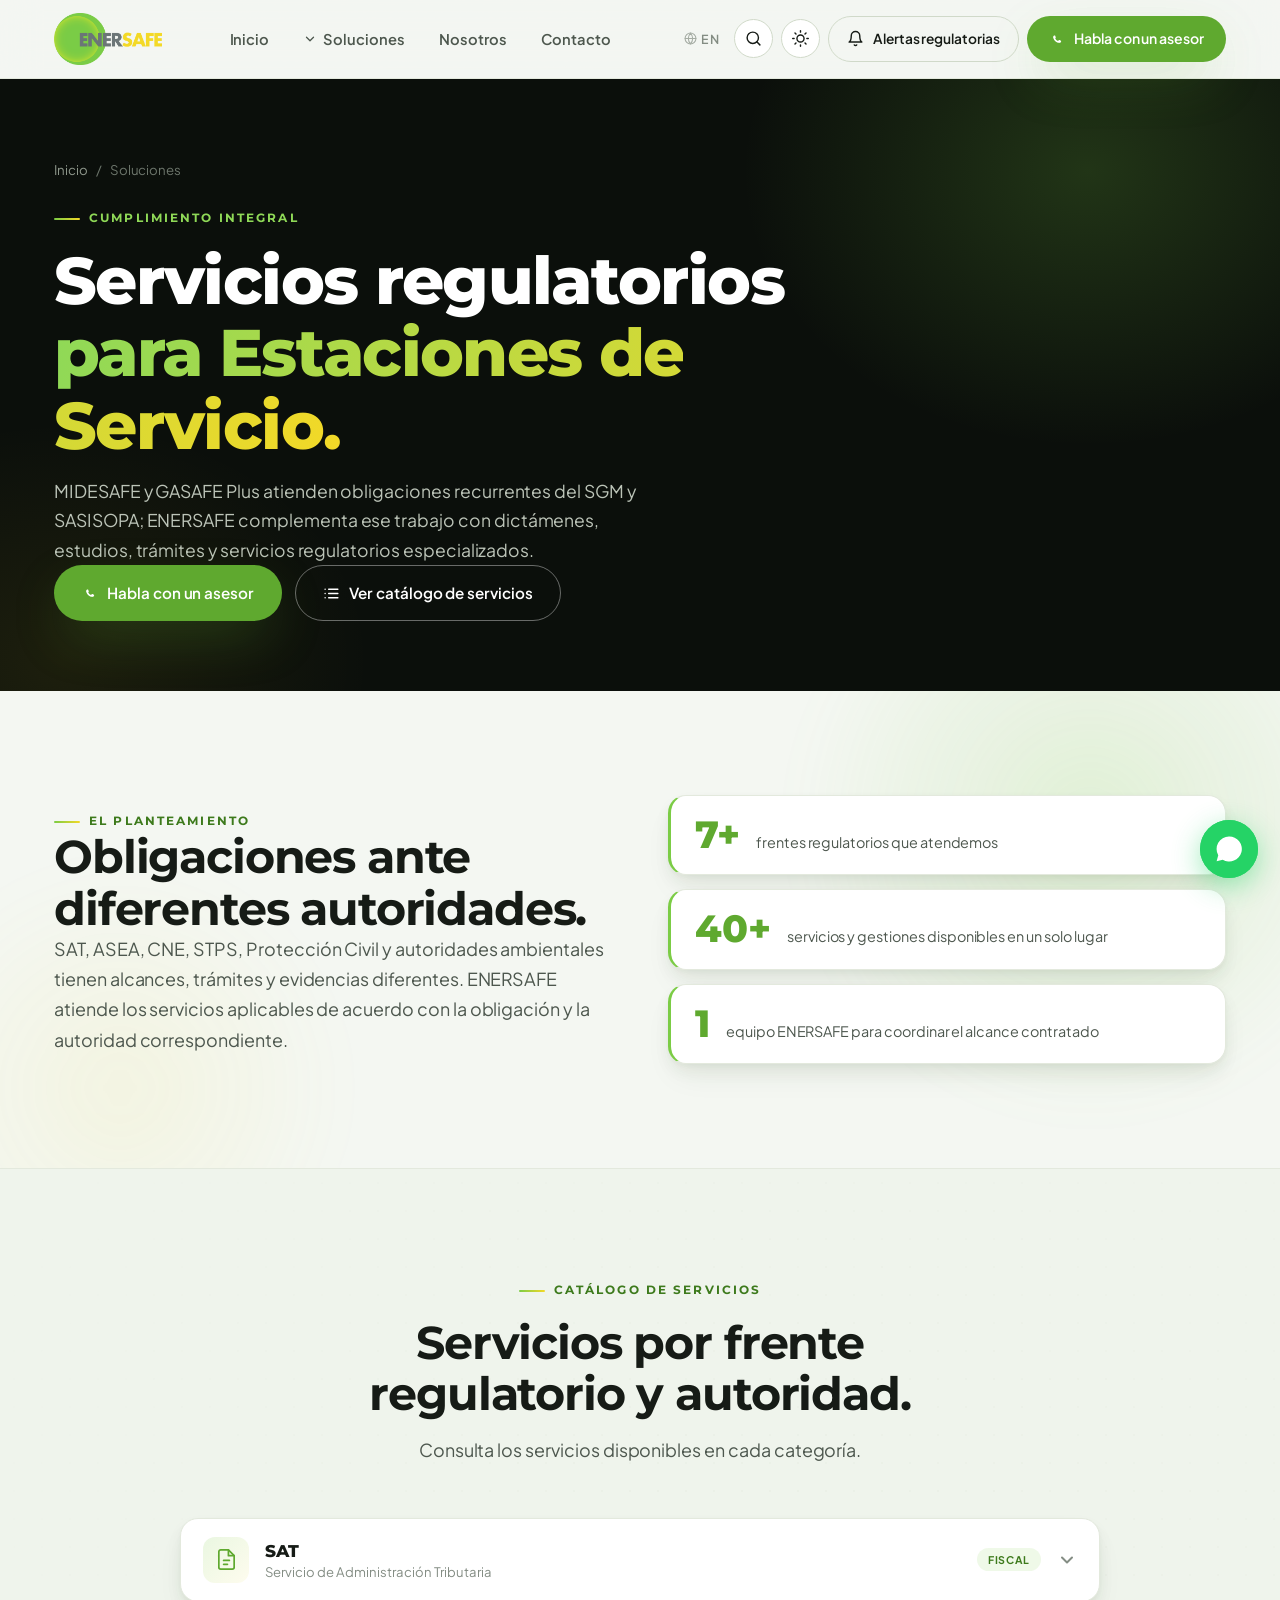
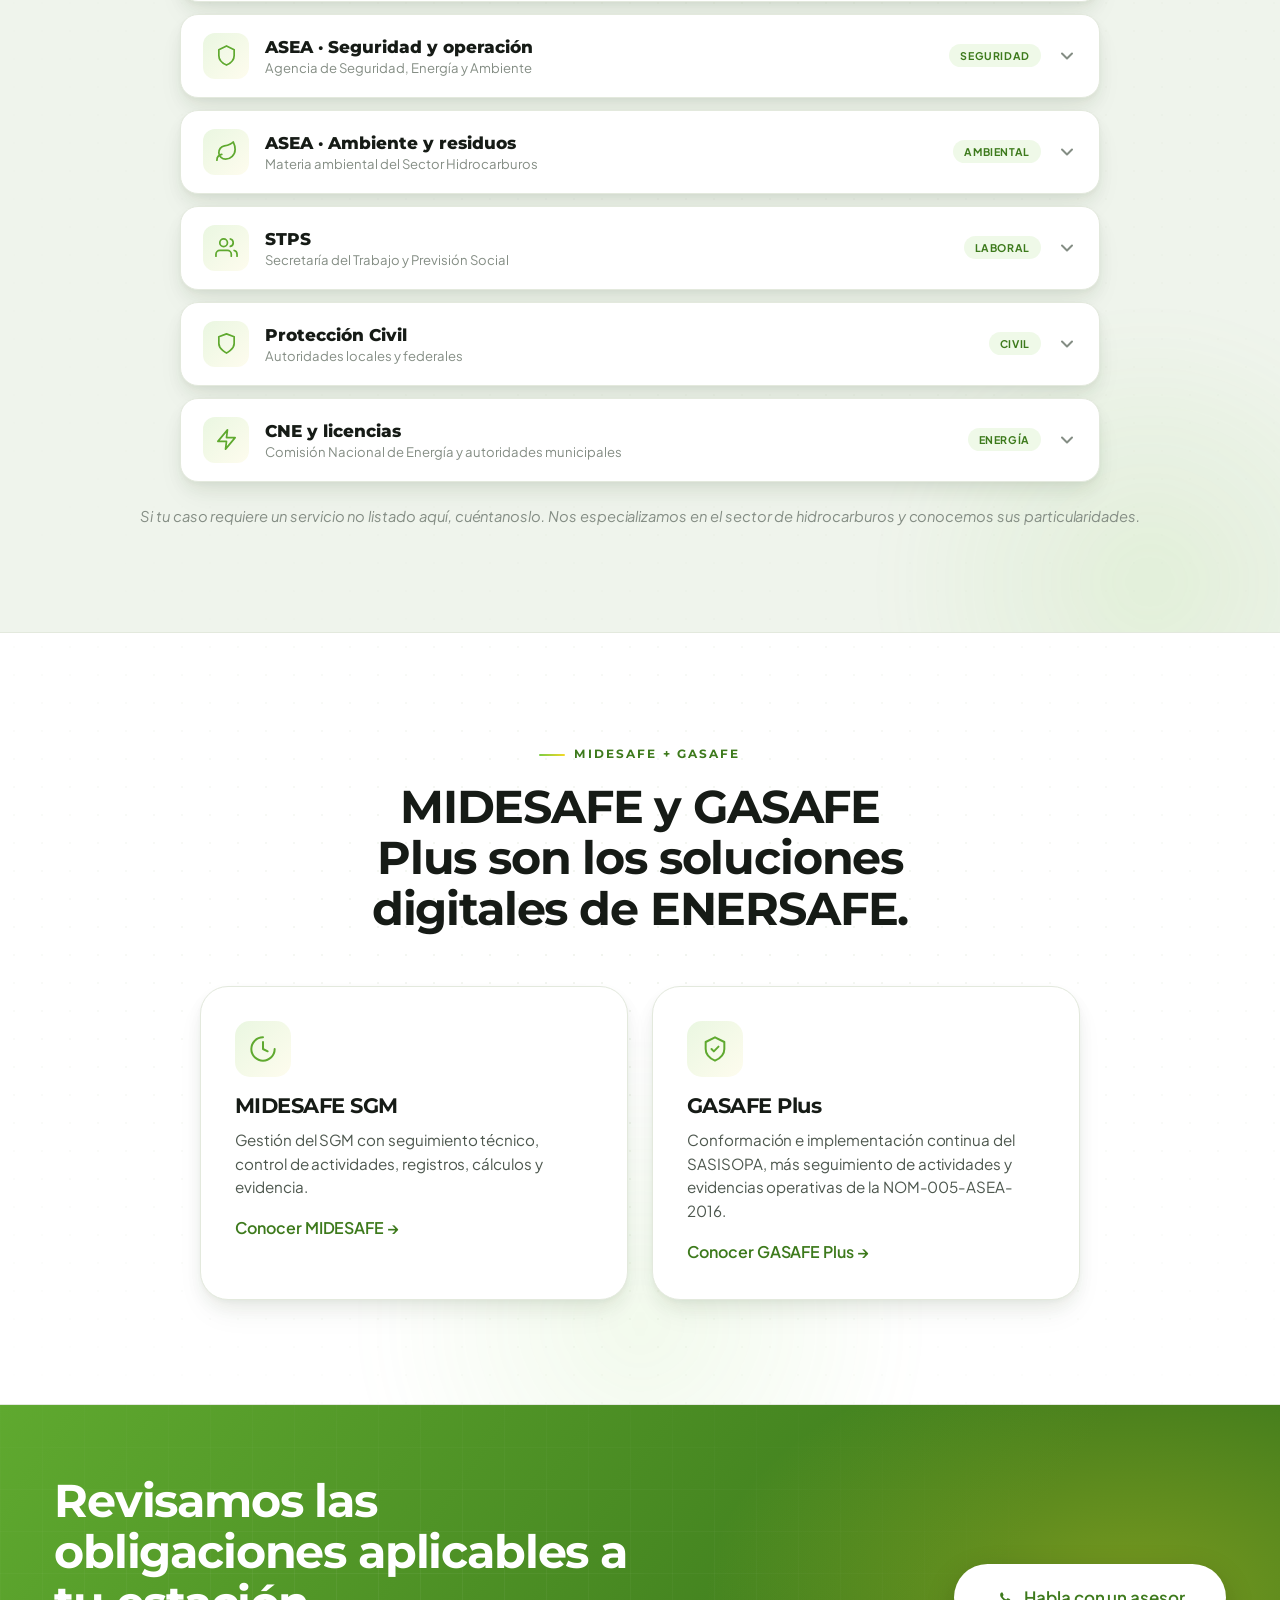
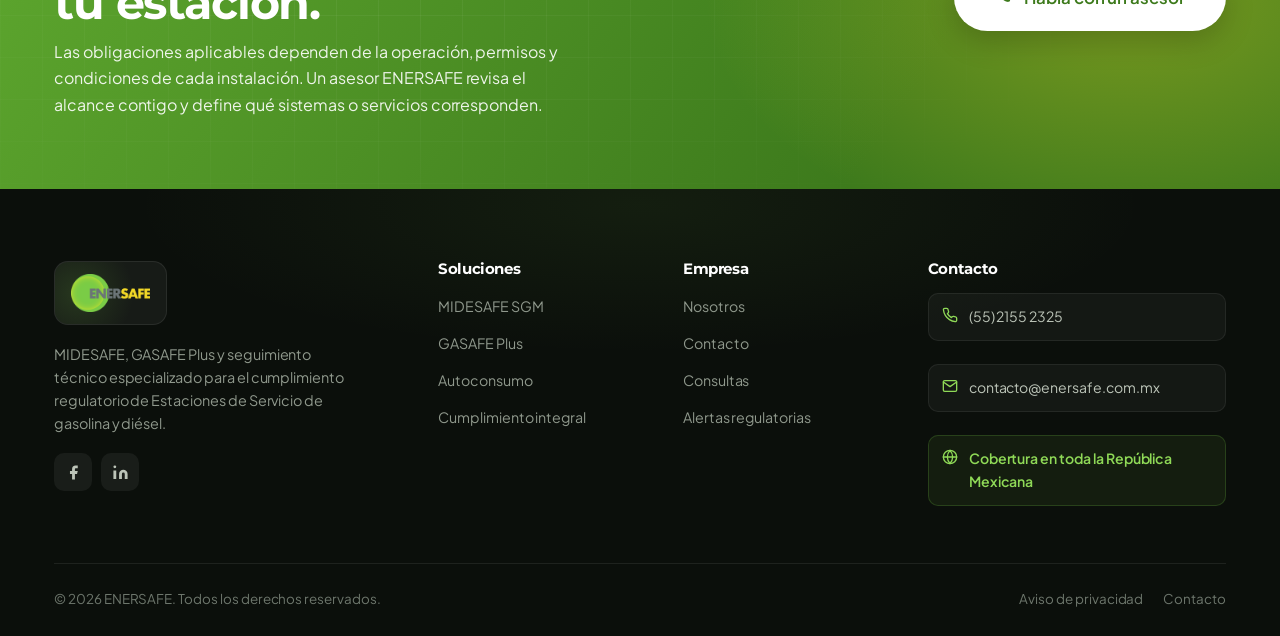
<file: servicios.html>
<!DOCTYPE html>

<html lang="es">
<head>
<meta charset="utf-8"/>
<meta content="width=device-width, initial-scale=1.0" name="viewport"/>
<title>Cumplimiento integral para Estaciones de Servicio | ENERSAFE</title>
<meta content="ENERSAFE integra todo el cumplimiento regulatorio de tu Estación de Servicio: SAT, ASEA, SEMARNAT, STPS, CNE, Protección Civil y más. Más de 40 servicios y gestiones en una sola empresa." name="description"/>
<link href="https://enersafe.com.mx/servicios.html" rel="canonical"/>
<link href="favicon.png" rel="icon" type="image/png"/>
<meta content="website" property="og:type"/>
<meta content="https://enersafe.com.mx/servicios.html" property="og:url"/>
<meta content="Cumplimiento integral para Estaciones de Servicio | ENERSAFE" property="og:title"/>
<meta content="SAT, ASEA, SEMARNAT, STPS, CNE, Protección Civil y más. Más de 40 servicios de cumplimiento regulatorio en una sola empresa." property="og:description"/>
<meta content="https://enersafe.com.mx/assets/og/enersafe-og.jpg" property="og:image"/>
<meta content="1200" property="og:image:width"/>
<meta content="630" property="og:image:height"/>
<meta content="es_MX" property="og:locale"/>
<meta content="ENERSAFE" property="og:site_name"/>
<meta content="summary_large_image" name="twitter:card"/>
<meta content="Cumplimiento integral para Estaciones de Servicio | ENERSAFE" name="twitter:title"/>
<meta content="SAT, ASEA, SEMARNAT, STPS, CNE, Protección Civil y más. Más de 40 servicios de cumplimiento regulatorio en una sola empresa." name="twitter:description"/>
<meta content="https://enersafe.com.mx/assets/og/enersafe-og.jpg" name="twitter:image"/>
<script type="application/ld+json">
{"@context":"https://schema.org","@graph":[{"@type":"Organization","@id":"https://enersafe.com.mx/#organization","name":"ENERSAFE","url":"https://enersafe.com.mx","logo":{"@type":"ImageObject","url":"https://enersafe.com.mx/assets/enersafe-logo.png"},"telephone":"+52-55-2155-2325","email":"contacto@enersafe.com.mx"},{"@type":"WebPage","@id":"https://enersafe.com.mx/servicios.html","url":"https://enersafe.com.mx/servicios.html","name":"Servicios de cumplimiento regulatorio para Estaciones de Servicio"},{"@type":"Service","name":"Servicios especializados ENERSAFE","provider":{"@id":"https://enersafe.com.mx/#organization"},"serviceType":"Gestiones, estudios, dictámenes y servicios de cumplimiento regulatorio","description":"Servicios especializados ante SAT, ASEA, CNE, STPS, Protección Civil y autoridades ambientales, complementarios a MIDESAFE y GASAFE Plus."}]}
</script>
<link href="https://fonts.googleapis.com" rel="preconnect"/>
<link crossorigin="" href="https://fonts.gstatic.com" rel="preconnect"/>
<link href="https://fonts.googleapis.com/css2?family=Plus+Jakarta+Sans:wght@400;500;600;700;800&amp;family=Montserrat:wght@600;700;800&amp;display=swap" rel="stylesheet"/>
<link href="css/styles.css" rel="stylesheet"/>
</head>
<body>
<div class="scroll-progress" id="scrollProgress"></div>
<header id="siteHeader">
<nav class="nav">
<a aria-label="ENERSAFE inicio" class="brand" href="index.html"><img alt="ENERSAFE" src="assets/enersafe-logo.png"/></a>
<div class="nav-links">
<a data-en="Home" data-es="Inicio" href="index.html">Inicio</a>
<div class="nav-drop" id="navDrop">
<button data-en="Solutions" data-es="Soluciones" onclick="toggleDrop(event)">Soluciones
          <svg fill="none" stroke="currentColor" stroke-linecap="round" stroke-linejoin="round" stroke-width="2.2" viewbox="0 0 24 24"><polyline points="6 9 12 15 18 9"></polyline></svg>
</button>
<div class="drop-menu">
<a class="drop-item" href="midesafe-sgm.html">
<span class="di-ic"><svg fill="none" stroke="currentColor" stroke-linecap="round" stroke-linejoin="round" stroke-width="2" viewbox="0 0 24 24"><path d="M3 3v18h18"></path><path d="M18.7 8l-5.1 5.2-2.8-2.7L7 14.3"></path></svg></span>
<span class="di-tx"><span class="di-t">MIDESAFE SGM</span><span class="di-d" data-en="Measurement Management System · SAT" data-es="Sistema de Gestión de la Medición · SAT">Sistema de Gestión de la Medición · SAT</span></span>
</a>
<a class="drop-item" href="gasafe-plus.html">
<span class="di-ic"><svg fill="none" stroke="currentColor" stroke-linecap="round" stroke-linejoin="round" stroke-width="2" viewbox="0 0 24 24"><path d="M12 2l8 4v6c0 5-3.5 8-8 10-4.5-2-8-5-8-10V6l8-4z"></path><path d="M9 12l2 2 4-4"></path></svg></span>
<span class="di-tx"><span class="di-t">GASAFE Plus</span><span class="di-d" data-en="SASISOPA &amp; NOM-005 · ASEA" data-es="SASISOPA y NOM-005 · ASEA">SASISOPA y NOM-005 · ASEA</span></span>
</a>
<a class="drop-item" href="autoconsumo.html">
<span class="di-ic"><svg fill="none" stroke="currentColor" stroke-linecap="round" stroke-linejoin="round" stroke-width="2" viewbox="0 0 24 24"><path d="M14 16V4a2 2 0 0 0-2-2H4a2 2 0 0 0-2 2v11a1 1 0 0 0 1 1h2"></path><path d="M14 9h4l4 4v3a1 1 0 0 1-1 1h-1"></path><circle cx="7.5" cy="17.5" r="2.5"></circle><circle cx="17.5" cy="17.5" r="2.5"></circle></svg></span>
<span class="di-tx"><span class="di-t" data-en="Self-consumption" data-es="Autoconsumo">Autoconsumo</span><span class="di-d" data-en="Measurement management for self-consumption" data-es="Gestión de la medición para autoconsumo">Gestión de la medición para autoconsumo</span></span>
</a>
<div class="drop-sep"></div>
<a class="drop-item" href="servicios.html">
<span class="di-ic"><svg fill="none" stroke="currentColor" stroke-linecap="round" stroke-linejoin="round" stroke-width="2" viewbox="0 0 24 24"><path d="M14 2H6a2 2 0 0 0-2 2v16a2 2 0 0 0 2 2h12a2 2 0 0 0 2-2V8z"></path><polyline points="14 2 14 8 20 8"></polyline><line x1="9" x2="15" y1="15" y2="15"></line></svg></span>
<span class="di-tx"><span class="di-t" data-en="Full compliance" data-es="Cumplimiento integral">Cumplimiento integral</span><span class="di-d" data-en="Audits, registrations, licenses &amp; filings" data-es="Auditorías, registros, licencias y trámites">Auditorías, registros, licencias y trámites</span></span>
</a>
</div>
</div>
<a data-en="About" data-es="Nosotros" href="nosotros.html">Nosotros</a>
<a data-en="Contact" data-es="Contacto" href="contacto.html">Contacto</a>
</div>
<div class="nav-tools">
<button aria-label="Language / Idioma" class="lang-link" onclick="toggleLang()"><svg fill="none" stroke="currentColor" stroke-linecap="round" stroke-linejoin="round" stroke-width="2" viewbox="0 0 24 24"><circle cx="12" cy="12" r="10"></circle><line x1="2" x2="22" y1="12" y2="12"></line><path d="M12 2a15.3 15.3 0 0 1 4 10 15.3 15.3 0 0 1-4 10 15.3 15.3 0 0 1-4-10 15.3 15.3 0 0 1 4-10z"></path></svg><span class="lang-code">EN</span></button>
<button aria-label="Buscar" class="icon-btn" onclick="openSearch()">
<svg fill="none" stroke="currentColor" stroke-linecap="round" stroke-linejoin="round" stroke-width="2" viewbox="0 0 24 24"><circle cx="11" cy="11" r="8"></circle><line x1="21" x2="16.65" y1="21" y2="16.65"></line></svg>
</button>
<button aria-label="Tema" class="icon-btn" onclick="toggleTheme()">
<svg class="ic-sun" fill="none" stroke="currentColor" stroke-linecap="round" stroke-linejoin="round" stroke-width="2" viewbox="0 0 24 24"><circle cx="12" cy="12" r="5"></circle><line x1="12" x2="12" y1="1" y2="3"></line><line x1="12" x2="12" y1="21" y2="23"></line><line x1="4.22" x2="5.64" y1="4.22" y2="5.64"></line><line x1="18.36" x2="19.78" y1="18.36" y2="19.78"></line><line x1="1" x2="3" y1="12" y2="12"></line><line x1="21" x2="23" y1="12" y2="12"></line><line x1="4.22" x2="5.64" y1="19.78" y2="18.36"></line><line x1="18.36" x2="19.78" y1="5.64" y2="4.22"></line></svg>
<svg class="ic-moon" fill="none" stroke="currentColor" stroke-linecap="round" stroke-linejoin="round" stroke-width="2" style="display:none" viewbox="0 0 24 24"><path d="M21 12.79A9 9 0 1 1 11.21 3 7 7 0 0 0 21 12.79z"></path></svg>
</button>
<a class="btn btn-secondary nav-alerts" data-en="Regulatory alerts" data-es="Alertas regulatorias" href="index.html#alertas"><svg fill="none" stroke="currentColor" stroke-linecap="round" stroke-linejoin="round" stroke-width="2" viewbox="0 0 24 24"><path d="M18 8A6 6 0 0 0 6 8c0 7-3 9-3 9h18s-3-2-3-9"></path><path d="M13.73 21a2 2 0 0 1-3.46 0"></path></svg> Alertas regulatorias</a>
<a class="btn btn-primary nav-cta" data-en="Talk to an advisor" data-es="Habla con un asesor" href="https://wa.me/525610360614" rel="noopener" target="_blank"><svg fill="currentColor" style="width:16px;height:16px" viewbox="0 0 24 24"><path d="M17.5 14.4c-.3-.1-1.7-.8-2-.9-.3-.1-.5-.1-.7.1-.2.3-.7.9-.9 1.1-.2.2-.3.2-.6.1-.3-.1-1.2-.5-2.3-1.4-.9-.8-1.4-1.7-1.6-2-.2-.3 0-.5.1-.6.1-.1.3-.3.4-.5.1-.2.2-.3.3-.5.1-.2 0-.4 0-.5-.1-.1-.7-1.6-.9-2.2-.2-.6-.5-.5-.7-.5h-.6c-.2 0-.5.1-.8.4-.3.3-1 1-1 2.5s1.1 2.9 1.2 3.1c.1.2 2.1 3.2 5.1 4.5.7.3 1.3.5 1.7.6.7.2 1.4.2 1.9.1.6-.1 1.7-.7 1.9-1.4.2-.7.2-1.3.2-1.4-.1-.1-.3-.2-.6-.3z"></path></svg> Habla con un asesor</a>
<button aria-label="Menú" class="nav-toggle" onclick="toggleMobileNav()"><span></span><span></span><span></span></button>
</div>
</nav>
<div class="mobile-nav">
<a data-en="Home" data-es="Inicio" href="index.html">Inicio</a>
<a class="sub" href="midesafe-sgm.html">MIDESAFE SGM</a>
<a class="sub" href="gasafe-plus.html">GASAFE Plus</a>
<a class="sub" data-en="Self-consumption" data-es="Autoconsumo" href="autoconsumo.html">Autoconsumo</a>
<a class="sub" data-en="Full compliance" data-es="Cumplimiento integral" href="servicios.html">Cumplimiento integral</a>
<a data-en="About" data-es="Nosotros" href="nosotros.html">Nosotros</a>
<a data-en="Contact" data-es="Contacto" href="contacto.html">Contacto</a>
<a data-en="Talk to an advisor" data-es="Habla con un asesor" href="https://wa.me/525610360614" rel="noopener" target="_blank">Habla con un asesor</a>
</div>
</header>
<div class="search-overlay" id="searchOverlay">
<div class="search-box">
<div class="search-input-row">
<svg fill="none" stroke="currentColor" stroke-linecap="round" stroke-linejoin="round" stroke-width="2" viewbox="0 0 24 24"><circle cx="11" cy="11" r="8"></circle><line x1="21" x2="16.65" y1="21" y2="16.65"></line></svg>
<input autocomplete="off" id="searchInput" placeholder="Buscar ASEA, SAT, SASISOPA, dictamen, COA..." type="text"/>
<button aria-label="Cerrar" class="search-close" onclick="closeSearch()">×</button>
</div>
<div class="search-results" id="searchResults"></div>
</div>
</div>
<!-- ============================ ENCABEZADO ============================ -->
<section class="page-hero">
<div class="ph-mesh"></div>
<div class="wrap">
<div class="crumbs">
<a data-en="Home" data-es="Inicio" href="index.html">Inicio</a> <span>/</span>
<span data-en="Solutions" data-es="Soluciones">Soluciones</span>
</div>
<span class="eyebrow light" data-en="Integral compliance" data-es="Cumplimiento integral">Cumplimiento integral</span>
<h1 data-en="Regulatory services &lt;span class='hl'&gt;for service stations.&lt;/span&gt;" data-es="Servicios regulatorios &lt;span class='hl'&gt;para Estaciones de Servicio.&lt;/span&gt;">Servicios regulatorios <span class="hl">para Estaciones de Servicio.</span></h1>
<p data-en="MIDESAFE and GASAFE Plus address recurring SGM and SASISOPA obligations; ENERSAFE complements them with assessments, studies, filings and specialized regulatory services." data-es="MIDESAFE y GASAFE Plus atienden obligaciones recurrentes del SGM y SASISOPA; ENERSAFE complementa ese trabajo con dictámenes, estudios, trámites y servicios regulatorios especializados.">MIDESAFE y GASAFE Plus atienden obligaciones recurrentes del SGM y SASISOPA; ENERSAFE complementa ese trabajo con dictámenes, estudios, trámites y servicios regulatorios especializados.</p>
<div class="ph-actions">
<a class="btn btn-primary" data-en="Talk to an advisor" data-es="Habla con un asesor" href="https://wa.me/525610360614" rel="noopener" target="_blank"><svg fill="currentColor" style="width:16px;height:16px" viewbox="0 0 24 24"><path d="M17.5 14.4c-.3-.1-1.7-.8-2-.9-.3-.1-.5-.1-.7.1-.2.3-.7.9-.9 1.1-.2.2-.3.2-.6.1-.3-.1-1.2-.5-2.3-1.4-.9-.8-1.4-1.7-1.6-2-.2-.3 0-.5.1-.6.1-.1.3-.3.4-.5.1-.2.2-.3.3-.5.1-.2 0-.4 0-.5-.1-.1-.7-1.6-.9-2.2-.2-.6-.5-.5-.7-.5h-.6c-.2 0-.5.1-.8.4-.3.3-1 1-1 2.5s1.1 2.9 1.2 3.1c.1.2 2.1 3.2 5.1 4.5.7.3 1.3.5 1.7.6.7.2 1.4.2 1.9.1.6-.1 1.7-.7 1.9-1.4.2-.7.2-1.3.2-1.4-.1-.1-.3-.2-.6-.3z"></path></svg> Habla con un asesor</a>
<a class="btn btn-secondary" data-en="See service catalog" data-es="Ver catálogo de servicios" href="#directorio"><svg fill="none" stroke="currentColor" stroke-linecap="round" stroke-linejoin="round" stroke-width="2" viewbox="0 0 24 24"><line x1="8" x2="21" y1="6" y2="6"></line><line x1="8" x2="21" y1="12" y2="12"></line><line x1="8" x2="21" y1="18" y2="18"></line><line x1="3" x2="3.01" y1="6" y2="6"></line><line x1="3" x2="3.01" y1="12" y2="12"></line><line x1="3" x2="3.01" y1="18" y2="18"></line></svg> Ver catálogo de servicios</a>
</div>
</div>
</section>
<!-- ============================ PLANTEAMIENTO ============================ -->
<section class="section sols">
<div class="wrap">
<div class="prob-layout">
<div class="reveal-l">
<span class="eyebrow" data-en="The approach" data-es="El planteamiento">El planteamiento</span>
<h2 data-en="Obligations before different authorities." data-es="Obligaciones ante diferentes autoridades.">Obligaciones ante diferentes autoridades.</h2>
<p class="lead" data-en="A service station doesn't comply before one authority, but several at once. Each asks for different things, at different times. Coordinating them separately takes time and opens the door to omissions. The alternative is having one party responsible for all of it." data-es="SAT, ASEA, CNE, STPS, Protección Civil y autoridades ambientales tienen alcances, trámites y evidencias diferentes. ENERSAFE atiende los servicios aplicables de acuerdo con la obligación y la autoridad correspondiente.">SAT, ASEA, CNE, STPS, Protección Civil y autoridades ambientales tienen alcances, trámites y evidencias diferentes. ENERSAFE atiende los servicios aplicables de acuerdo con la obligación y la autoridad correspondiente.</p>
</div>
<div class="reveal-r" data-delay="1">
<div class="plant-stats">
<div class="pstat"><span class="pstat-n">7+</span><span class="pstat-l" data-en="federal authorities that can require things of you" data-es="frentes regulatorios que atendemos">frentes regulatorios que atendemos</span></div>
<div class="pstat"><span class="pstat-n">40+</span><span class="pstat-l" data-en="services and procedures available in one place" data-es="servicios y gestiones disponibles en un solo lugar">servicios y gestiones disponibles en un solo lugar</span></div>
<div class="pstat"><span class="pstat-n">1</span><span class="pstat-l" data-en="ENERSAFE team to coordinate the contracted scope" data-es="equipo ENERSAFE para coordinar el alcance contratado">equipo ENERSAFE para coordinar el alcance contratado</span></div>
</div>
</div>
</div>
</div>
</section>
<!-- ============================ DIRECTORIO POR AUTORIDAD (acordeón con servicios) ============================ -->
<section class="section deps" id="directorio">
<div class="wrap">
<div class="section-head center reveal">
<span class="eyebrow" data-en="Service catalog" data-es="Catálogo de servicios">Catálogo de servicios</span>
<h2 data-en="Services by regulatory area and authority." data-es="Servicios por frente regulatorio y autoridad.">Servicios por frente regulatorio y autoridad.</h2>
<p class="lead" data-en="Review the services available in each category." data-es="Consulta los servicios disponibles en cada categoría." style="margin:0 auto">Consulta los servicios disponibles en cada categoría.</p>
</div>
<div class="acc-list reveal" data-delay="1">
<!-- SAT -->
<div class="acc-item">
<button aria-expanded="false" class="acc-head" onclick="toggleAcc(this)">
<span class="acc-ic"><svg fill="none" stroke="currentColor" stroke-linecap="round" stroke-linejoin="round" stroke-width="1.8" viewbox="0 0 24 24"><path d="M14 2H6a2 2 0 0 0-2 2v16a2 2 0 0 0 2 2h12a2 2 0 0 0 2-2V8z"></path><polyline points="14 2 14 8 20 8"></polyline><line x1="9" x2="15" y1="13" y2="13"></line><line x1="9" x2="13" y1="17" y2="17"></line></svg></span>
<span class="acc-titles"><span class="acc-name">SAT</span><span class="acc-sub" data-en="Tax Administration Service" data-es="Servicio de Administración Tributaria">Servicio de Administración Tributaria</span></span>
<span class="acc-tag" data-en="Tax" data-es="Fiscal">Fiscal</span>
<span class="acc-chevron"><svg fill="none" stroke="currentColor" stroke-linecap="round" stroke-linejoin="round" stroke-width="2.4" viewbox="0 0 24 24"><polyline points="6 9 12 15 18 9"></polyline></svg></span>
</button>
<div class="acc-body"><div class="acc-body-inner">
<div class="acc-content">
<p class="acc-desc" data-en="Volumetric controls and a Measurement Management System that supports your Annual Compliance Certificate (Annexes 21, 22 &amp; 23)." data-es="Sistema de Gestión de la Medición, controles volumétricos y disposiciones fiscales aplicables, incluyendo Anexos 21, 22 y 23.">Sistema de Gestión de la Medición, controles volumétricos y disposiciones fiscales aplicables, incluyendo Anexos 21, 22 y 23.</p>
<div class="acc-svc-grid">
<a class="acc-svc-card" href="midesafe-sgm.html"><span class="asc-ic"><svg fill="none" stroke="currentColor" stroke-linecap="round" stroke-linejoin="round" stroke-width="1.8" viewbox="0 0 24 24"><path d="M12 2a10 10 0 1 0 10 10"></path><path d="M12 6v6l4 2"></path></svg></span><span class="asc-name">MIDESAFE SGM</span><span class="asc-badge" data-en="ENERSAFE system" data-es="Sistema ENERSAFE">Sistema ENERSAFE</span></a>
<a class="acc-svc-card" href="autoconsumo.html"><span class="asc-ic"><svg fill="none" stroke="currentColor" stroke-linecap="round" stroke-linejoin="round" stroke-width="1.8" viewbox="0 0 24 24"><path d="M13 2L3 14h9l-1 8 10-12h-9l1-8z"></path></svg></span><span class="asc-name">MIDESAFE Autoconsumo</span><span class="asc-badge" data-en="ENERSAFE system" data-es="Sistema ENERSAFE">Sistema ENERSAFE</span></a>
</div>
</div>
</div></div>
</div>
<!-- ASEA SEGURIDAD Y OPERACION -->
<div class="acc-item">
<button aria-expanded="false" class="acc-head" onclick="toggleAcc(this)">
<span class="acc-ic"><svg fill="none" stroke="currentColor" stroke-linecap="round" stroke-linejoin="round" stroke-width="1.8" viewbox="0 0 24 24"><path d="M12 2l8 4v6c0 5-3.5 8-8 10-4.5-2-8-5-8-10V6l8-4z"></path></svg></span>
<span class="acc-titles"><span class="acc-name">ASEA · Seguridad y operación</span><span class="acc-sub" data-en="Agency for Safety, Energy and Environment" data-es="Agencia de Seguridad, Energía y Ambiente">Agencia de Seguridad, Energía y Ambiente</span></span>
<span class="acc-tag" data-en="Safety" data-es="Seguridad">Seguridad</span>
<span class="acc-chevron"><svg fill="none" stroke="currentColor" stroke-linecap="round" stroke-linejoin="round" stroke-width="2.4" viewbox="0 0 24 24"><polyline points="6 9 12 15 18 9"></polyline></svg></span>
</button>
<div class="acc-body"><div class="acc-body-inner">
<div class="acc-content">
<p class="acc-desc" data-en="SASISOPA, NOM-005-ASEA-2016, Preventive Report, risk analysis and plans for the Emergency Response Protocol." data-es="SASISOPA, NOM-005-ASEA-2016, Informe Preventivo, análisis de riesgos y planos para el Protocolo de Respuesta a Emergencias.">SASISOPA, NOM-005-ASEA-2016, Informe Preventivo, análisis de riesgos y planos para el Protocolo de Respuesta a Emergencias.</p>
<div class="acc-svc-grid">
<a class="acc-svc-card" href="gasafe-plus.html"><span class="asc-ic"><svg fill="none" stroke="currentColor" stroke-linecap="round" stroke-linejoin="round" stroke-width="1.8" viewbox="0 0 24 24"><path d="M12 2l8 4v6c0 5-3.5 8-8 10-4.5-2-8-5-8-10V6l8-4z"></path><path d="M9 12l2 2 4-4"></path></svg></span><span class="asc-name">GASAFE Plus</span><span class="asc-badge" data-en="Tool + management" data-es="Herramienta + gestión">Herramienta + gestión</span></a>
<a class="acc-svc-card plain" href="https://wa.me/525610360614?text=Hola%2C%20me%20interesa%20cotizar%20el%20servicio%3A%20NOM-005-ASEA-2016.%20%C2%BFMe%20pueden%20dar%20m%C3%A1s%20informaci%C3%B3n%3F" rel="noopener" target="_blank"><span class="asc-ic"><svg fill="none" stroke="currentColor" stroke-linecap="round" stroke-linejoin="round" stroke-width="1.8" viewbox="0 0 24 24"><path d="M14 2H6a2 2 0 0 0-2 2v16a2 2 0 0 0 2 2h12a2 2 0 0 0 2-2V8z"></path><polyline points="14 2 14 8 20 8"></polyline></svg></span><span class="asc-name" data-en="NOM-005-ASEA-2016" data-es="NOM-005-ASEA-2016">NOM-005-ASEA-2016</span><span class="asc-badge" data-en="Management" data-es="Gestión">Gestión</span></a>
<a class="acc-svc-card plain" href="https://wa.me/525610360614?text=Hola%2C%20me%20interesa%20cotizar%20el%20servicio%3A%20An%C3%A1lisis%20de%20riesgos.%20%C2%BFMe%20pueden%20dar%20m%C3%A1s%20informaci%C3%B3n%3F" rel="noopener" target="_blank"><span class="asc-ic"><svg fill="none" stroke="currentColor" stroke-linecap="round" stroke-linejoin="round" stroke-width="1.8" viewbox="0 0 24 24"><path d="M10.29 3.86L1.82 18a2 2 0 0 0 1.71 3h16.94a2 2 0 0 0 1.71-3L13.71 3.86a2 2 0 0 0-3.42 0z"></path><line x1="12" x2="12" y1="9" y2="13"></line><line x1="12" x2="12.01" y1="17" y2="17"></line></svg></span><span class="asc-name" data-en="Risk analysis" data-es="Análisis de riesgos">Análisis de riesgos</span><span class="asc-badge" data-en="Management" data-es="Gestión">Gestión</span></a>
<a class="acc-svc-card plain" href="https://wa.me/525610360614?text=Hola%2C%20me%20interesa%20cotizar%20el%20servicio%3A%20Informe%20Preventivo.%20%C2%BFMe%20pueden%20dar%20m%C3%A1s%20informaci%C3%B3n%3F" rel="noopener" target="_blank"><span class="asc-ic"><svg fill="none" stroke="currentColor" stroke-linecap="round" stroke-linejoin="round" stroke-width="1.8" viewbox="0 0 24 24"><path d="M14 2H6a2 2 0 0 0-2 2v16a2 2 0 0 0 2 2h12a2 2 0 0 0 2-2V8z"></path><polyline points="14 2 14 8 20 8"></polyline></svg></span><span class="asc-name" data-en="Preventive Report" data-es="Informe Preventivo">Informe Preventivo</span><span class="asc-badge" data-en="Procedure" data-es="Trámite">Trámite</span></a>
<a class="acc-svc-card plain" href="https://wa.me/525610360614?text=Hola%2C%20me%20interesa%20cotizar%20el%20servicio%3A%20Elaboraci%C3%B3n%20de%20planos%20para%20PRE.%20%C2%BFMe%20pueden%20dar%20m%C3%A1s%20informaci%C3%B3n%3F" rel="noopener" target="_blank"><span class="asc-ic"><svg fill="none" stroke="currentColor" stroke-linecap="round" stroke-linejoin="round" stroke-width="1.8" viewbox="0 0 24 24"><rect height="18" rx="2" width="18" x="3" y="3"></rect><path d="M3 9h18M9 21V9"></path></svg></span><span class="asc-name" data-en="PRE plans preparation" data-es="Elaboración de planos para PRE">Elaboración de planos para PRE</span><span class="asc-badge" data-en="Management" data-es="Gestión">Gestión</span></a>
<a class="acc-svc-card plain" href="https://wa.me/525610360614?text=Hola%2C%20me%20interesa%20cotizar%20el%20servicio%3A%20Protocolo%20de%20Respuesta%20a%20Emergencias%20%28PRE%29.%20%C2%BFMe%20pueden%20dar%20m%C3%A1s%20informaci%C3%B3n%3F" rel="noopener" target="_blank"><span class="asc-ic"><svg fill="none" stroke="currentColor" stroke-linecap="round" stroke-linejoin="round" stroke-width="1.8" viewbox="0 0 24 24"><circle cx="12" cy="12" r="10"></circle><polyline points="12 6 12 12 16 14"></polyline></svg></span><span class="asc-name" data-en="Emergency Response Protocol (ERP)" data-es="Protocolo de Respuesta a Emergencias (PRE)">Protocolo de Respuesta a Emergencias (PRE)</span><span class="asc-badge" data-en="Management" data-es="Gestión">Gestión</span></a>
</div>
</div>
</div></div>
</div>
<!-- ASEA AMBIENTE Y RESIDUOS -->
<div class="acc-item">
<button aria-expanded="false" class="acc-head" onclick="toggleAcc(this)">
<span class="acc-ic"><svg fill="none" stroke="currentColor" stroke-linecap="round" stroke-linejoin="round" stroke-width="1.8" viewbox="0 0 24 24"><path d="M11 20A7 7 0 0 1 9.8 6.1C15.5 5 17 4.48 19 2c1 2 2 4.18 2 8 0 5.5-4.78 10-10 10z"></path><path d="M2 21c0-3 1.85-5.36 5.08-6"></path></svg></span>
<span class="acc-titles"><span class="acc-name">ASEA · Ambiente y residuos</span><span class="acc-sub" data-en="Environmental matters for the hydrocarbons sector" data-es="Materia ambiental del Sector Hidrocarburos">Materia ambiental del Sector Hidrocarburos</span></span>
<span class="acc-tag" data-en="Environmental" data-es="Ambiental">Ambiental</span>
<span class="acc-chevron"><svg fill="none" stroke="currentColor" stroke-linecap="round" stroke-linejoin="round" stroke-width="2.4" viewbox="0 0 24 24"><polyline points="6 9 12 15 18 9"></polyline></svg></span>
</button>
<div class="acc-body"><div class="acc-body-inner">
<div class="acc-content">
<p class="acc-desc" data-en="Environmental impact, air-emissions filings, annual operating certificate and waste records for hydrocarbons-sector activities." data-es="Impacto ambiental, trámites de atmósfera, Cédula de Operación Anual y registros de residuos para actividades del Sector Hidrocarburos.">Impacto ambiental, trámites de atmósfera, Cédula de Operación Anual y registros de residuos para actividades del Sector Hidrocarburos.</p>
<div class="acc-svc-grid">
<a class="acc-svc-card plain" href="https://wa.me/525610360614?text=Hola%2C%20me%20interesa%20cotizar%20el%20servicio%3A%20Manifestaci%C3%B3n%20de%20Impacto%20Ambiental%20%28sin%20riesgo%29.%20%C2%BFMe%20pueden%20dar%20m%C3%A1s%20informaci%C3%B3n%3F" rel="noopener" target="_blank"><span class="asc-ic"><svg fill="none" stroke="currentColor" stroke-linecap="round" stroke-linejoin="round" stroke-width="1.8" viewbox="0 0 24 24"><path d="M11 20A7 7 0 0 1 9.8 6.1C15.5 5 17 4.48 19 2c1 2 2 4.18 2 8 0 5.5-4.78 10-10 10z"></path></svg></span><span class="asc-name" data-en="Environmental Impact Statement (no risk)" data-es="Manifestación de Impacto Ambiental (sin riesgo)">Manifestación de Impacto Ambiental (sin riesgo)</span><span class="asc-badge" data-en="Procedure" data-es="Trámite">Trámite</span></a>
<a class="acc-svc-card plain" href="https://wa.me/525610360614?text=Hola%2C%20me%20interesa%20cotizar%20el%20servicio%3A%20Manifestaci%C3%B3n%20de%20Impacto%20Ambiental%20%28altamente%20riesgosas%29.%20%C2%BFMe%20pueden%20dar%20m%C3%A1s%20informaci%C3%B3n%3F" rel="noopener" target="_blank"><span class="asc-ic"><svg fill="none" stroke="currentColor" stroke-linecap="round" stroke-linejoin="round" stroke-width="1.8" viewbox="0 0 24 24"><path d="M11 20A7 7 0 0 1 9.8 6.1C15.5 5 17 4.48 19 2c1 2 2 4.18 2 8 0 5.5-4.78 10-10 10z"></path></svg></span><span class="asc-name" data-en="Environmental Impact Statement (highly hazardous)" data-es="Manifestación de Impacto Ambiental (altamente riesgosas)">Manifestación de Impacto Ambiental (altamente riesgosas)</span><span class="asc-badge" data-en="Procedure" data-es="Trámite">Trámite</span></a>
<a class="acc-svc-card plain" href="https://wa.me/525610360614?text=Hola%2C%20me%20interesa%20cotizar%20el%20servicio%3A%20Manifestaci%C3%B3n%20de%20Impacto%20Ambiental%20Regional.%20%C2%BFMe%20pueden%20dar%20m%C3%A1s%20informaci%C3%B3n%3F" rel="noopener" target="_blank"><span class="asc-ic"><svg fill="none" stroke="currentColor" stroke-linecap="round" stroke-linejoin="round" stroke-width="1.8" viewbox="0 0 24 24"><path d="M11 20A7 7 0 0 1 9.8 6.1C15.5 5 17 4.48 19 2c1 2 2 4.18 2 8 0 5.5-4.78 10-10 10z"></path></svg></span><span class="asc-name" data-en="Regional Environmental Impact Statement" data-es="Manifestación de Impacto Ambiental Regional">Manifestación de Impacto Ambiental Regional</span><span class="asc-badge" data-en="Procedure" data-es="Trámite">Trámite</span></a>
<a class="acc-svc-card plain" href="https://wa.me/525610360614?text=Hola%2C%20me%20interesa%20cotizar%20el%20servicio%3A%20Aviso%20de%20no%20requerimiento%20de%20Impacto%20Ambiental.%20%C2%BFMe%20pueden%20dar%20m%C3%A1s%20informaci%C3%B3n%3F" rel="noopener" target="_blank"><span class="asc-ic"><svg fill="none" stroke="currentColor" stroke-linecap="round" stroke-linejoin="round" stroke-width="1.8" viewbox="0 0 24 24"><circle cx="12" cy="12" r="10"></circle><path d="M12 8v4M12 16h.01"></path></svg></span><span class="asc-name" data-en="Notice of non-requirement of Environmental Impact" data-es="Aviso de no requerimiento de Impacto Ambiental">Aviso de no requerimiento de Impacto Ambiental</span><span class="asc-badge" data-en="Procedure" data-es="Trámite">Trámite</span></a>
<a class="acc-svc-card plain" href="https://wa.me/525610360614?text=Hola%2C%20me%20interesa%20cotizar%20el%20servicio%3A%20C%C3%A9dula%20de%20Operaci%C3%B3n%20Anual.%20%C2%BFMe%20pueden%20dar%20m%C3%A1s%20informaci%C3%B3n%3F" rel="noopener" target="_blank"><span class="asc-ic"><svg fill="none" stroke="currentColor" stroke-linecap="round" stroke-linejoin="round" stroke-width="1.8" viewbox="0 0 24 24"><path d="M4 15s1-1 4-1 5 2 8 2 4-1 4-1V3s-1 1-4 1-5-2-8-2-4 1-4 1z"></path><line x1="4" x2="4" y1="22" y2="15"></line></svg></span><span class="asc-name" data-en="Annual Operating Certificate for the Hydrocarbons Sector" data-es="Cédula de Operación Anual del Sector Hidrocarburos">Cédula de Operación Anual del Sector Hidrocarburos</span><span class="asc-badge" data-en="Procedure" data-es="Trámite">Trámite</span></a>
<a class="acc-svc-card plain" href="https://wa.me/525610360614?text=Hola%2C%20me%20interesa%20cotizar%20el%20servicio%3A%20Registro%20como%20generador%20de%20residuos%20peligrosos.%20%C2%BFMe%20pueden%20dar%20m%C3%A1s%20informaci%C3%B3n%3F" rel="noopener" target="_blank"><span class="asc-ic"><svg fill="none" stroke="currentColor" stroke-linecap="round" stroke-linejoin="round" stroke-width="1.8" viewbox="0 0 24 24"><path d="M3 6h18M3 12h18M3 18h18"></path></svg></span><span class="asc-name" data-en="Hazardous waste generator registration" data-es="Registro como generador de residuos peligrosos">Registro como generador de residuos peligrosos</span><span class="asc-badge" data-en="Procedure" data-es="Trámite">Trámite</span></a>
<a class="acc-svc-card plain" href="https://wa.me/525610360614?text=Hola%2C%20me%20interesa%20cotizar%20el%20servicio%3A%20Registro%20de%20generador%20de%20residuos%20de%20manejo%20especial.%20%C2%BFMe%20pueden%20dar%20m%C3%A1s%20informaci%C3%B3n%3F" rel="noopener" target="_blank"><span class="asc-ic"><svg fill="none" stroke="currentColor" stroke-linecap="round" stroke-linejoin="round" stroke-width="1.8" viewbox="0 0 24 24"><path d="M3 6h18M3 12h18M3 18h18"></path></svg></span><span class="asc-name" data-en="Special management waste generator registration" data-es="Registro de generador de residuos de manejo especial">Registro de generador de residuos de manejo especial</span><span class="asc-badge" data-en="Procedure" data-es="Trámite">Trámite</span></a>
<a class="acc-svc-card plain" href="https://wa.me/525610360614?text=Hola%2C%20me%20interesa%20cotizar%20el%20servicio%3A%20Cambio%20de%20titularidad%20de%20MIA.%20%C2%BFMe%20pueden%20dar%20m%C3%A1s%20informaci%C3%B3n%3F" rel="noopener" target="_blank"><span class="asc-ic"><svg fill="none" stroke="currentColor" stroke-linecap="round" stroke-linejoin="round" stroke-width="1.8" viewbox="0 0 24 24"><path d="M21 16V8a2 2 0 0 0-1-1.73l-7-4a2 2 0 0 0-2 0l-7 4A2 2 0 0 0 3 8v8a2 2 0 0 0 1 1.73l7 4a2 2 0 0 0 2 0l7-4A2 2 0 0 0 21 16z"></path></svg></span><span class="asc-name" data-en="Change of MIA ownership and work modification" data-es="Cambio de titularidad de MIA y modificación de obra">Cambio de titularidad de MIA y modificación de obra</span><span class="asc-badge" data-en="Procedure" data-es="Trámite">Trámite</span></a>
<a class="acc-svc-card plain" href="https://wa.me/525610360614?text=Hola%2C%20me%20interesa%20cotizar%20el%20servicio%3A%20Desistimiento%20de%20la%20autorizaci%C3%B3n%20MIA.%20%C2%BFMe%20pueden%20dar%20m%C3%A1s%20informaci%C3%B3n%3F" rel="noopener" target="_blank"><span class="asc-ic"><svg fill="none" stroke="currentColor" stroke-linecap="round" stroke-linejoin="round" stroke-width="1.8" viewbox="0 0 24 24"><path d="M21 16V8a2 2 0 0 0-1-1.73l-7-4a2 2 0 0 0-2 0l-7 4A2 2 0 0 0 3 8v8a2 2 0 0 0 1 1.73l7 4a2 2 0 0 0 2 0l7-4A2 2 0 0 0 21 16z"></path></svg></span><span class="asc-name" data-en="Withdrawal of MIA authorization" data-es="Desistimiento de la autorización MIA">Desistimiento de la autorización MIA</span><span class="asc-badge" data-en="Procedure" data-es="Trámite">Trámite</span></a>
<a class="acc-svc-card plain" href="https://wa.me/525610360614?text=Hola%2C%20me%20interesa%20cotizar%20el%20servicio%3A%20An%C3%A1lisis%20de%20aguas%20residuales%20y%20tratadas.%20%C2%BFMe%20pueden%20dar%20m%C3%A1s%20informaci%C3%B3n%3F" rel="noopener" target="_blank"><span class="asc-ic"><svg fill="none" stroke="currentColor" stroke-linecap="round" stroke-linejoin="round" stroke-width="1.8" viewbox="0 0 24 24"><path d="M12 2.69l5.66 5.66a8 8 0 1 1-11.31 0z"></path></svg></span><span class="asc-name" data-en="Wastewater and treated water analysis" data-es="Análisis de aguas residuales y tratadas">Análisis de aguas residuales y tratadas</span><span class="asc-badge" data-en="Service" data-es="Servicio">Servicio</span></a>
<a class="acc-svc-card plain" href="https://wa.me/525610360614?text=Hola%2C%20me%20interesa%20cotizar%20el%20servicio%3A%20Limpiezas%20ecol%C3%B3gicas.%20%C2%BFMe%20pueden%20dar%20m%C3%A1s%20informaci%C3%B3n%3F" rel="noopener" target="_blank"><span class="asc-ic"><svg fill="none" stroke="currentColor" stroke-linecap="round" stroke-linejoin="round" stroke-width="1.8" viewbox="0 0 24 24"><path d="M12 2.69l5.66 5.66a8 8 0 1 1-11.31 0z"></path></svg></span><span class="asc-name" data-en="Ecological cleanings" data-es="Limpiezas ecológicas">Limpiezas ecológicas</span><span class="asc-badge" data-en="Service" data-es="Servicio">Servicio</span></a>
<a class="acc-svc-card plain" href="https://wa.me/525610360614?text=Hola%2C%20me%20interesa%20cotizar%20el%20servicio%3A%20Limpieza%20interior%20de%20tanques.%20%C2%BFMe%20pueden%20dar%20m%C3%A1s%20informaci%C3%B3n%3F" rel="noopener" target="_blank"><span class="asc-ic"><svg fill="none" stroke="currentColor" stroke-linecap="round" stroke-linejoin="round" stroke-width="1.8" viewbox="0 0 24 24"><circle cx="12" cy="12" r="10"></circle><path d="M8 12h8M12 8v8"></path></svg></span><span class="asc-name" data-en="Internal tank cleaning" data-es="Limpieza interior de tanques">Limpieza interior de tanques</span><span class="asc-badge" data-en="Service" data-es="Servicio">Servicio</span></a>
<a class="acc-svc-card plain" href="https://wa.me/525610360614?text=Hola%2C%20me%20interesa%20cotizar%20el%20servicio%3A%20Pruebas%20de%20hermeticidad%20y%20drenado%20de%20tanques.%20%C2%BFMe%20pueden%20dar%20m%C3%A1s%20informaci%C3%B3n%3F" rel="noopener" target="_blank"><span class="asc-ic"><svg fill="none" stroke="currentColor" stroke-linecap="round" stroke-linejoin="round" stroke-width="1.8" viewbox="0 0 24 24"><circle cx="12" cy="12" r="10"></circle><path d="M8 12h8M12 8v8"></path></svg></span><span class="asc-name" data-en="Pressure tests and tank draining" data-es="Pruebas de hermeticidad y drenado de tanques">Pruebas de hermeticidad y drenado de tanques</span><span class="asc-badge" data-en="Service" data-es="Servicio">Servicio</span></a>
<a class="acc-svc-card plain" href="https://wa.me/525610360614?text=Hola%2C%20me%20interesa%20cotizar%20el%20servicio%3A%20Vientos%20dominantes.%20%C2%BFMe%20pueden%20dar%20m%C3%A1s%20informaci%C3%B3n%3F" rel="noopener" target="_blank"><span class="asc-ic"><svg fill="none" stroke="currentColor" stroke-linecap="round" stroke-linejoin="round" stroke-width="1.8" viewbox="0 0 24 24"><path d="M17.5 8H3M17.5 12H3M17.5 16H3"></path></svg></span><span class="asc-name" data-en="Prevailing winds study" data-es="Vientos dominantes">Vientos dominantes</span><span class="asc-badge" data-en="Study" data-es="Estudio">Estudio</span></a>
</div>
</div>
</div></div>
</div>
<!-- STPS -->
<div class="acc-item">
<button aria-expanded="false" class="acc-head" onclick="toggleAcc(this)">
<span class="acc-ic"><svg fill="none" stroke="currentColor" stroke-linecap="round" stroke-linejoin="round" stroke-width="1.8" viewbox="0 0 24 24"><path d="M17 21v-2a4 4 0 0 0-4-4H5a4 4 0 0 0-4 4v2"></path><circle cx="9" cy="7" r="4"></circle><path d="M23 21v-2a4 4 0 0 0-3-3.87"></path><path d="M16 3.13a4 4 0 0 1 0 7.75"></path></svg></span>
<span class="acc-titles"><span class="acc-name">STPS</span><span class="acc-sub" data-en="Ministry of Labor and Social Welfare" data-es="Secretaría del Trabajo y Previsión Social">Secretaría del Trabajo y Previsión Social</span></span>
<span class="acc-tag" data-en="Labor" data-es="Laboral">Laboral</span>
<span class="acc-chevron"><svg fill="none" stroke="currentColor" stroke-linecap="round" stroke-linejoin="round" stroke-width="2.4" viewbox="0 0 24 24"><polyline points="6 9 12 15 18 9"></polyline></svg></span>
</button>
<div class="acc-body"><div class="acc-body-inner">
<div class="acc-content">
<p class="acc-desc" data-en="Safety and hygiene, STPS documentary files, NOM-035 on psychosocial risk factors and pressure equipment assessment." data-es="Seguridad e higiene, carpetas documentales STPS, NOM-035 sobre factores de riesgo psicosocial y dictamen de equipos sujetos a presión.">Seguridad e higiene, carpetas documentales STPS, NOM-035 sobre factores de riesgo psicosocial y dictamen de equipos sujetos a presión.</p>
<div class="acc-svc-grid">
<a class="acc-svc-card plain" href="https://wa.me/525610360614?text=Hola%2C%20me%20interesa%20cotizar%20el%20servicio%3A%20Carpeta%20de%20seguridad%20STPS.%20%C2%BFMe%20pueden%20dar%20m%C3%A1s%20informaci%C3%B3n%3F" rel="noopener" target="_blank"><span class="asc-ic"><svg fill="none" stroke="currentColor" stroke-linecap="round" stroke-linejoin="round" stroke-width="1.8" viewbox="0 0 24 24"><path d="M14 2H6a2 2 0 0 0-2 2v16a2 2 0 0 0 2 2h12a2 2 0 0 0 2-2V8z"></path><polyline points="14 2 14 8 20 8"></polyline></svg></span><span class="asc-name" data-en="STPS safety file" data-es="Carpeta de seguridad STPS">Carpeta de seguridad STPS</span><span class="asc-badge" data-en="Management" data-es="Gestión">Gestión</span></a>
<a class="acc-svc-card plain" href="https://wa.me/525610360614?text=Hola%2C%20me%20interesa%20cotizar%20el%20servicio%3A%20NOM-035-STPS-2018.%20%C2%BFMe%20pueden%20dar%20m%C3%A1s%20informaci%C3%B3n%3F" rel="noopener" target="_blank"><span class="asc-ic"><svg fill="none" stroke="currentColor" stroke-linecap="round" stroke-linejoin="round" stroke-width="1.8" viewbox="0 0 24 24"><path d="M9 11l3 3L22 4"></path><path d="M21 12v7a2 2 0 0 1-2 2H5a2 2 0 0 1-2-2V5a2 2 0 0 1 2-2h11"></path></svg></span><span class="asc-name" data-en="NOM-035-STPS-2018 (psychosocial risk factors)" data-es="NOM-035-STPS-2018 (factores de riesgo psicosocial)">NOM-035-STPS-2018 (factores de riesgo psicosocial)</span><span class="asc-badge" data-en="Management" data-es="Gestión">Gestión</span></a>
<a class="acc-svc-card plain" href="https://wa.me/525610360614?text=Hola%2C%20me%20interesa%20cotizar%20el%20servicio%3A%20Dictamen%20de%20equipos%20sujetos%20a%20presi%C3%B3n.%20%C2%BFMe%20pueden%20dar%20m%C3%A1s%20informaci%C3%B3n%3F" rel="noopener" target="_blank"><span class="asc-ic"><svg fill="none" stroke="currentColor" stroke-linecap="round" stroke-linejoin="round" stroke-width="1.8" viewbox="0 0 24 24"><circle cx="12" cy="12" r="3"></circle><path d="M12 1v4M12 19v4M4.22 4.22l2.83 2.83M16.95 16.95l2.83 2.83M1 12h4M19 12h4M4.22 19.78l2.83-2.83M16.95 7.05l2.83-2.83"></path></svg></span><span class="asc-name" data-en="Pressure equipment verification assessment" data-es="Dictamen de verificación de equipos sujetos a presión">Dictamen de verificación de equipos sujetos a presión</span><span class="asc-badge" data-en="Assessment" data-es="Dictamen">Dictamen</span></a>
</div>
</div>
</div></div>
</div>
<!-- Protección Civil -->
<div class="acc-item">
<button aria-expanded="false" class="acc-head" onclick="toggleAcc(this)">
<span class="acc-ic"><svg fill="none" stroke="currentColor" stroke-linecap="round" stroke-linejoin="round" stroke-width="1.8" viewbox="0 0 24 24"><path d="M12 22s8-4 8-10V5l-8-3-8 3v7c0 6 8 10 8 10z"></path></svg></span>
<span class="acc-titles"><span class="acc-name" data-en="Civil Protection" data-es="Protección Civil">Protección Civil</span><span class="acc-sub" data-en="Local and federal authorities" data-es="Autoridades locales y federales">Autoridades locales y federales</span></span>
<span class="acc-tag" data-en="Civil" data-es="Civil">Civil</span>
<span class="acc-chevron"><svg fill="none" stroke="currentColor" stroke-linecap="round" stroke-linejoin="round" stroke-width="2.4" viewbox="0 0 24 24"><polyline points="6 9 12 15 18 9"></polyline></svg></span>
</button>
<div class="acc-body"><div class="acc-body-inner">
<div class="acc-content">
<p class="acc-desc" data-en="Civil Protection programs, vulnerability studies and specialized assessments required by local authorities." data-es="Programas de Protección Civil, estudios de vulnerabilidad y dictámenes especializados requeridos por la autoridad local.">Programas de Protección Civil, estudios de vulnerabilidad y dictámenes especializados requeridos por la autoridad local.</p>
<div class="acc-svc-grid">
<a class="acc-svc-card plain" href="https://wa.me/525610360614?text=Hola%2C%20me%20interesa%20cotizar%20el%20servicio%3A%20Programa%20Espec%C3%ADfico%20de%20Protecci%C3%B3n%20Civil.%20%C2%BFMe%20pueden%20dar%20m%C3%A1s%20informaci%C3%B3n%3F" rel="noopener" target="_blank"><span class="asc-ic"><svg fill="none" stroke="currentColor" stroke-linecap="round" stroke-linejoin="round" stroke-width="1.8" viewbox="0 0 24 24"><path d="M12 22s8-4 8-10V5l-8-3-8 3v7c0 6 8 10 8 10z"></path></svg></span><span class="asc-name" data-en="Specific Civil Protection Program" data-es="Programa Específico de Protección Civil">Programa Específico de Protección Civil</span><span class="asc-badge" data-en="Management" data-es="Gestión">Gestión</span></a>
<a class="acc-svc-card plain" href="https://wa.me/525610360614?text=Hola%2C%20me%20interesa%20cotizar%20el%20servicio%3A%20Programa%20de%20Protecci%C3%B3n%20Civil%20CDMX.%20%C2%BFMe%20pueden%20dar%20m%C3%A1s%20informaci%C3%B3n%3F" rel="noopener" target="_blank"><span class="asc-ic"><svg fill="none" stroke="currentColor" stroke-linecap="round" stroke-linejoin="round" stroke-width="1.8" viewbox="0 0 24 24"><path d="M12 22s8-4 8-10V5l-8-3-8 3v7c0 6 8 10 8 10z"></path></svg></span><span class="asc-name" data-en="Civil Protection Program CDMX" data-es="Programa de Protección Civil CDMX">Programa de Protección Civil CDMX</span><span class="asc-badge" data-en="Management" data-es="Gestión">Gestión</span></a>
<a class="acc-svc-card plain" href="https://wa.me/525610360614?text=Hola%2C%20me%20interesa%20cotizar%20el%20servicio%3A%20Estudios%20de%20vulnerabilidad%20y%20riesgo.%20%C2%BFMe%20pueden%20dar%20m%C3%A1s%20informaci%C3%B3n%3F" rel="noopener" target="_blank"><span class="asc-ic"><svg fill="none" stroke="currentColor" stroke-linecap="round" stroke-linejoin="round" stroke-width="1.8" viewbox="0 0 24 24"><path d="M10.29 3.86L1.82 18a2 2 0 0 0 1.71 3h16.94a2 2 0 0 0 1.71-3L13.71 3.86a2 2 0 0 0-3.42 0z"></path></svg></span><span class="asc-name" data-en="Vulnerability and risk studies" data-es="Estudios de vulnerabilidad y riesgo">Estudios de vulnerabilidad y riesgo</span><span class="asc-badge" data-en="Study" data-es="Estudio">Estudio</span></a>
<a class="acc-svc-card plain" href="https://wa.me/525610360614?text=Hola%2C%20me%20interesa%20cotizar%20el%20servicio%3A%20Dictamen%20de%20instalaci%C3%B3n%20el%C3%A9ctrica.%20%C2%BFMe%20pueden%20dar%20m%C3%A1s%20informaci%C3%B3n%3F" rel="noopener" target="_blank"><span class="asc-ic"><svg fill="none" stroke="currentColor" stroke-linecap="round" stroke-linejoin="round" stroke-width="1.8" viewbox="0 0 24 24"><polygon points="13 2 3 14 12 14 11 22 21 10 12 10 13 2"></polygon></svg></span><span class="asc-name" data-en="Electrical installation assessment" data-es="Dictamen de instalación eléctrica">Dictamen de instalación eléctrica</span><span class="asc-badge" data-en="Assessment" data-es="Dictamen">Dictamen</span></a>
<a class="acc-svc-card plain" href="https://wa.me/525610360614?text=Hola%2C%20me%20interesa%20cotizar%20el%20servicio%3A%20Dictamen%20estructural%20del%20inmueble.%20%C2%BFMe%20pueden%20dar%20m%C3%A1s%20informaci%C3%B3n%3F" rel="noopener" target="_blank"><span class="asc-ic"><svg fill="none" stroke="currentColor" stroke-linecap="round" stroke-linejoin="round" stroke-width="1.8" viewbox="0 0 24 24"><path d="M3 9l9-7 9 7v11a2 2 0 0 1-2 2H5a2 2 0 0 1-2-2z"></path></svg></span><span class="asc-name" data-en="Building structural assessment" data-es="Dictamen estructural del inmueble">Dictamen estructural del inmueble</span><span class="asc-badge" data-en="Assessment" data-es="Dictamen">Dictamen</span></a>
<a class="acc-svc-card plain" href="https://wa.me/525610360614?text=Hola%2C%20me%20interesa%20cotizar%20el%20servicio%3A%20Dictamen%20de%20instalaci%C3%B3n%20de%20gas%20LP.%20%C2%BFMe%20pueden%20dar%20m%C3%A1s%20informaci%C3%B3n%3F" rel="noopener" target="_blank"><span class="asc-ic"><svg fill="none" stroke="currentColor" stroke-linecap="round" stroke-linejoin="round" stroke-width="1.8" viewbox="0 0 24 24"><path d="M20.84 4.61a5.5 5.5 0 0 0-7.78 0L12 5.67l-1.06-1.06a5.5 5.5 0 0 0-7.78 7.78l1.06 1.06L12 21.23l7.78-7.78 1.06-1.06a5.5 5.5 0 0 0 0-7.78z"></path></svg></span><span class="asc-name" data-en="LP gas installation assessment" data-es="Dictamen de instalación de aprovechamiento de gas LP">Dictamen de instalación de aprovechamiento de gas LP</span><span class="asc-badge" data-en="Assessment" data-es="Dictamen">Dictamen</span></a>
</div>
</div>
</div></div>
</div>
<!-- CNE / Licencias -->
<div class="acc-item">
<button aria-expanded="false" class="acc-head" onclick="toggleAcc(this)">
<span class="acc-ic"><svg fill="none" stroke="currentColor" stroke-linecap="round" stroke-linejoin="round" stroke-width="1.8" viewbox="0 0 24 24"><polygon points="13 2 3 14 12 14 11 22 21 10 12 10 13 2"></polygon></svg></span>
<span class="acc-titles"><span class="acc-name" data-en="CNE and licenses" data-es="CNE y licencias">CNE y licencias</span><span class="acc-sub" data-en="National Energy Commission and municipal authorities" data-es="Comisión Nacional de Energía y autoridades municipales">Comisión Nacional de Energía y autoridades municipales</span></span>
<span class="acc-tag" data-en="Energy" data-es="Energía">Energía</span>
<span class="acc-chevron"><svg fill="none" stroke="currentColor" stroke-linecap="round" stroke-linejoin="round" stroke-width="2.4" viewbox="0 0 24 24"><polyline points="6 9 12 15 18 9"></polyline></svg></span>
</button>
<div class="acc-body"><div class="acc-body-inner">
<div class="acc-content">
<p class="acc-desc" data-en="Permit title modifications, social impact, NOM-016 assessment, Electronic Filing Office (OPE) administration and operating licenses." data-es="Modificaciones de título de permiso, impacto social, dictamen de la NOM-016, administración de la Oficialía de Partes Electrónica (OPE) y licencias de funcionamiento.">Modificaciones de título de permiso, impacto social, dictamen de la NOM-016, administración de la Oficialía de Partes Electrónica (OPE) y licencias de funcionamiento.</p>
<div class="acc-svc-grid">
<a class="acc-svc-card plain" href="https://wa.me/525610360614?text=Hola%2C%20me%20interesa%20cotizar%20el%20servicio%3A%20Modificaci%C3%B3n%20del%20t%C3%ADtulo%20de%20permiso%20%28CNE%29.%20%C2%BFMe%20pueden%20dar%20m%C3%A1s%20informaci%C3%B3n%3F" rel="noopener" target="_blank"><span class="asc-ic"><svg fill="none" stroke="currentColor" stroke-linecap="round" stroke-linejoin="round" stroke-width="1.8" viewbox="0 0 24 24"><path d="M11 4H4a2 2 0 0 0-2 2v14a2 2 0 0 0 2 2h14a2 2 0 0 0 2-2v-7"></path><path d="M18.5 2.5a2.121 2.121 0 0 1 3 3L12 15l-4 1 1-4 9.5-9.5z"></path></svg></span><span class="asc-name" data-en="Permit title modification (CNE)" data-es="Modificación del título de permiso (CNE)">Modificación del título de permiso (CNE)</span><span class="asc-badge" data-en="Procedure" data-es="Trámite">Trámite</span></a>
<a class="acc-svc-card plain" href="https://wa.me/525610360614?text=Hola%2C%20me%20interesa%20cotizar%20el%20servicio%3A%20Impacto%20social%20%28CNE%29.%20%C2%BFMe%20pueden%20dar%20m%C3%A1s%20informaci%C3%B3n%3F" rel="noopener" target="_blank"><span class="asc-ic"><svg fill="none" stroke="currentColor" stroke-linecap="round" stroke-linejoin="round" stroke-width="1.8" viewbox="0 0 24 24"><path d="M17 21v-2a4 4 0 0 0-4-4H5a4 4 0 0 0-4 4v2"></path><circle cx="9" cy="7" r="4"></circle></svg></span><span class="asc-name" data-en="Social impact (CNE)" data-es="Impacto social (CNE)">Impacto social (CNE)</span><span class="asc-badge" data-en="Study" data-es="Estudio">Estudio</span></a>
<a class="acc-svc-card plain" href="https://wa.me/525610360614?text=Hola%2C%20me%20interesa%20cotizar%20el%20servicio%3A%20Dictamen%20NOM-016-CRE-2016.%20%C2%BFMe%20pueden%20dar%20m%C3%A1s%20informaci%C3%B3n%3F" rel="noopener" target="_blank"><span class="asc-ic"><svg fill="none" stroke="currentColor" stroke-linecap="round" stroke-linejoin="round" stroke-width="1.8" viewbox="0 0 24 24"><path d="M9 11l3 3L22 4"></path></svg></span><span class="asc-name" data-en="NOM-016-CRE-2016 assessment" data-es="Dictamen de la NOM-016-CRE-2016">Dictamen de la NOM-016-CRE-2016</span><span class="asc-badge" data-en="Assessment" data-es="Dictamen">Dictamen</span></a>
<a class="acc-svc-card plain" href="https://wa.me/525610360614?text=Hola%2C%20me%20interesa%20cotizar%20el%20servicio%3A%20Administraci%C3%B3n%20OPE.%20%C2%BFMe%20pueden%20dar%20m%C3%A1s%20informaci%C3%B3n%3F" rel="noopener" target="_blank"><span class="asc-ic"><svg fill="none" stroke="currentColor" stroke-linecap="round" stroke-linejoin="round" stroke-width="1.8" viewbox="0 0 24 24"><rect height="14" rx="2" width="20" x="2" y="3"></rect><line x1="8" x2="16" y1="21" y2="21"></line><line x1="12" x2="12" y1="17" y2="21"></line></svg></span><span class="asc-name" data-en="Electronic Filing Office (OPE) administration" data-es="Administración de Oficialía de Partes Electrónica (OPE)">Administración de Oficialía de Partes Electrónica (OPE)</span><span class="asc-badge" data-en="Management" data-es="Gestión">Gestión</span></a>
<a class="acc-svc-card plain" href="https://wa.me/525610360614?text=Hola%2C%20me%20interesa%20cotizar%20el%20servicio%3A%20Licencia%20de%20funcionamiento.%20%C2%BFMe%20pueden%20dar%20m%C3%A1s%20informaci%C3%B3n%3F" rel="noopener" target="_blank"><span class="asc-ic"><svg fill="none" stroke="currentColor" stroke-linecap="round" stroke-linejoin="round" stroke-width="1.8" viewbox="0 0 24 24"><path d="M14 2H6a2 2 0 0 0-2 2v16a2 2 0 0 0 2 2h12a2 2 0 0 0 2-2V8z"></path></svg></span><span class="asc-name" data-en="Operating license" data-es="Licencia de funcionamiento">Licencia de funcionamiento</span><span class="asc-badge" data-en="Procedure" data-es="Trámite">Trámite</span></a>
</div>
</div>
</div></div>
</div>
</div>
<p class="acc-foot reveal" data-en="If your case requires a service not listed here, let us know. We specialize in the hydrocarbons sector and know its specifics." data-es="Si tu caso requiere un servicio no listado aquí, cuéntanoslo. Nos especializamos en el sector de hidrocarburos y conocemos sus particularidades.">Si tu caso requiere un servicio no listado aquí, cuéntanoslo. Nos especializamos en el sector de hidrocarburos y conocemos sus particularidades.</p>
</div>
</section>
<!-- ============================ HERRAMIENTAS DIGITALES ============================ -->
<section class="section how">
<div class="wrap">
<div class="section-head center reveal">
<span class="eyebrow" data-en="MIDESAFE + GASAFE" data-es="MIDESAFE + GASAFE">MIDESAFE + GASAFE</span>
<h2 data-en="MIDESAFE and GASAFE Plus are ENERSAFE digital solutions." data-es="MIDESAFE y GASAFE Plus son los soluciones digitales de ENERSAFE.">MIDESAFE y GASAFE Plus son los soluciones digitales de ENERSAFE.</h2>
</div>
<div class="prod-grid">
<a class="prod-card reveal" href="midesafe-sgm.html">
<span class="prod-ic"><svg fill="none" stroke="currentColor" stroke-linecap="round" stroke-linejoin="round" stroke-width="1.7" viewbox="0 0 24 24"><path d="M12 2a10 10 0 1 0 10 10"></path><path d="M12 6v6l4 2"></path></svg></span>
<h3>MIDESAFE SGM</h3>
<p data-en="SGM management with technical follow-up, activity control, records, calculations and evidence." data-es="Gestión del SGM con seguimiento técnico, control de actividades, registros, cálculos y evidencia.">Gestión del SGM con seguimiento técnico, control de actividades, registros, cálculos y evidencia.</p>
<span class="prod-go" data-en="Explore MIDESAFE →" data-es="Conocer MIDESAFE →">Conocer MIDESAFE →</span>
</a>
<a class="prod-card reveal" data-delay="1" href="gasafe-plus.html">
<span class="prod-ic"><svg fill="none" stroke="currentColor" stroke-linecap="round" stroke-linejoin="round" stroke-width="1.7" viewbox="0 0 24 24"><path d="M12 2l8 4v6c0 5-3.5 8-8 10-4.5-2-8-5-8-10V6l8-4z"></path><path d="M9 12l2 2 4-4"></path></svg></span>
<h3>GASAFE Plus</h3>
<p data-en="The SASISOPA setup and continuous implementation, plus follow-up of operational activities and evidence related to NOM-005-ASEA-2016." data-es="Conformación e implementación continua del SASISOPA, más seguimiento de actividades y evidencias operativas de la NOM-005-ASEA-2016.">Conformación e implementación continua del SASISOPA, más seguimiento de actividades y evidencias operativas de la NOM-005-ASEA-2016.</p>
<span class="prod-go" data-en="Explore GASAFE Plus →" data-es="Conocer GASAFE Plus →">Conocer GASAFE Plus →</span>
</a>
</div>
</div>
</section>
<!-- ============================ CTA ============================ -->
<section class="cta">
<div class="wrap">
<div class="cta-inner">
<div class="reveal">
<h2 data-en="We review the obligations applicable to your station." data-es="Revisamos las obligaciones aplicables a tu estación.">Revisamos las obligaciones aplicables a tu estación.</h2>
<p data-en="Every service station has its own compliance map. Our advisors read it at a glance and explain how we cover it." data-es="Las obligaciones aplicables dependen de la operación, permisos y condiciones de cada instalación. Un asesor ENERSAFE revisa el alcance contigo y define qué sistemas o servicios corresponden.">Las obligaciones aplicables dependen de la operación, permisos y condiciones de cada instalación. Un asesor ENERSAFE revisa el alcance contigo y define qué sistemas o servicios corresponden.</p>
</div>
<div class="cta-actions reveal" data-delay="1">
<a class="btn btn-primary btn-xl" data-en="Talk to an advisor" data-es="Habla con un asesor" href="https://wa.me/525610360614" rel="noopener" target="_blank"><svg fill="currentColor" viewbox="0 0 24 24"><path d="M17.5 14.4c-.3-.1-1.7-.8-2-.9-.3-.1-.5-.1-.7.1-.2.3-.7.9-.9 1.1-.2.2-.3.2-.6.1-.3-.1-1.2-.5-2.3-1.4-.9-.8-1.4-1.7-1.6-2-.2-.3 0-.5.1-.6.1-.1.3-.3.4-.5.1-.2.2-.3.3-.5.1-.2 0-.4 0-.5-.1-.1-.7-1.6-.9-2.2-.2-.6-.5-.5-.7-.5h-.6c-.2 0-.5.1-.8.4-.3.3-1 1-1 2.5s1.1 2.9 1.2 3.1c.1.2 2.1 3.2 5.1 4.5.7.3 1.3.5 1.7.6.7.2 1.4.2 1.9.1.6-.1 1.7-.7 1.9-1.4.2-.7.2-1.3.2-1.4-.1-.1-.3-.2-.6-.3z"></path></svg> Habla con un asesor</a>
</div>
</div>
</div>
</section>
<footer>
<div class="footer-glow"></div>
<div class="wrap">
<div class="f-grid">
<div class="f-brand">
<div class="f-logo"><img alt="ENERSAFE" src="assets/enersafe-logo.png"/></div>
<p data-en="MIDESAFE, GASAFE Plus and specialized technical follow-up for the regulatory compliance of gasoline and diesel service stations." data-es="MIDESAFE, GASAFE Plus y seguimiento técnico especializado para el cumplimiento regulatorio de Estaciones de Servicio de gasolina y diésel.">MIDESAFE, GASAFE Plus y seguimiento técnico especializado para el cumplimiento regulatorio de Estaciones de Servicio de gasolina y diésel.</p>
<div class="f-social">
<a aria-label="Facebook" href="#"><svg fill="currentColor" viewbox="0 0 24 24"><path d="M18 2h-3a5 5 0 0 0-5 5v3H7v4h3v8h4v-8h3l1-4h-4V7a1 1 0 0 1 1-1h3z"></path></svg></a>
<a aria-label="LinkedIn" href="#"><svg fill="currentColor" viewbox="0 0 24 24"><path d="M16 8a6 6 0 0 1 6 6v7h-4v-7a2 2 0 0 0-4 0v7h-4v-7a6 6 0 0 1 6-6zM2 9h4v12H2zM4 2a2 2 0 1 1 0 4 2 2 0 0 1 0-4z"></path></svg></a>
</div>
</div>
<div>
<h4 data-en="Solutions" data-es="Soluciones">Soluciones</h4>
<ul>
<li><a href="midesafe-sgm.html">MIDESAFE SGM</a></li>
<li><a href="gasafe-plus.html">GASAFE Plus</a></li>
<li><a data-en="Self-consumption" data-es="Autoconsumo" href="autoconsumo.html">Autoconsumo</a></li>
<li><a data-en="Full compliance" data-es="Cumplimiento integral" href="servicios.html">Cumplimiento integral</a></li>
</ul>
</div>
<div>
<h4 data-en="Company" data-es="Empresa">Empresa</h4>
<ul>
<li><a data-en="About" data-es="Nosotros" href="nosotros.html">Nosotros</a></li>
<li><a data-en="Contact" data-es="Contacto" href="contacto.html">Contacto</a></li>
<li><a data-en="FAQ" data-es="Consultas" href="preguntas-frecuentes.html">Consultas</a></li>
<li><a data-en="Regulatory alerts" data-es="Alertas regulatorias" href="index.html#alertas">Alertas regulatorias</a></li>
</ul>
</div>
<div class="f-contact-wrap">
<h4 data-en="Contact" data-es="Contacto">Contacto</h4>
<ul class="f-contact">
<li><svg fill="none" stroke="currentColor" stroke-linecap="round" stroke-linejoin="round" stroke-width="2" viewbox="0 0 24 24"><path d="M22 16.92v3a2 2 0 0 1-2.18 2 19.79 19.79 0 0 1-8.63-3.07 19.5 19.5 0 0 1-6-6 19.79 19.79 0 0 1-3.07-8.67A2 2 0 0 1 4.11 2h3a2 2 0 0 1 2 1.72c.13.96.36 1.9.7 2.81a2 2 0 0 1-.45 2.11L8.09 9.91a16 16 0 0 0 6 6l1.27-1.27a2 2 0 0 1 2.11-.45c.91.34 1.85.57 2.81.7A2 2 0 0 1 22 16.92z"></path></svg> (55) 2155 2325</li>
<li><svg fill="none" stroke="currentColor" stroke-linecap="round" stroke-linejoin="round" stroke-width="2" viewbox="0 0 24 24"><path d="M4 4h16a2 2 0 0 1 2 2v12a2 2 0 0 1-2 2H4a2 2 0 0 1-2-2V6a2 2 0 0 1 2-2z"></path><polyline points="22,6 12,13 2,6"></polyline></svg> contacto@enersafe.com.mx</li>
<li class="f-coverage"><svg fill="none" stroke="currentColor" stroke-linecap="round" stroke-linejoin="round" stroke-width="2" viewbox="0 0 24 24"><circle cx="12" cy="12" r="10"></circle><line x1="2" x2="22" y1="12" y2="12"></line><path d="M12 2a15.3 15.3 0 0 1 4 10 15.3 15.3 0 0 1-4 10 15.3 15.3 0 0 1-4-10 15.3 15.3 0 0 1 4-10z"></path></svg> <span data-en="Coverage across Mexico" data-es="Cobertura en toda la República Mexicana">Cobertura en toda la República Mexicana</span></li>
</ul>
</div>
</div>
<div class="f-bottom">
<span>© 2026 ENERSAFE. <span data-en="All rights reserved." data-es="Todos los derechos reservados.">Todos los derechos reservados.</span></span>
<div class="f-bottom-links">
<a data-en="Privacy notice" data-es="Aviso de privacidad" href="https://enersafe.com.mx/aviso.html">Aviso de privacidad</a>
<a data-en="Contact" data-es="Contacto" href="contacto.html">Contacto</a>
</div>
</div>
</div>
</footer>
<!-- ============================ WHATSAPP FLOTANTE ============================ -->
<a aria-label="WhatsApp" class="wa-float" href="https://wa.me/525610360614" rel="noopener" target="_blank">
<svg fill="currentColor" viewbox="0 0 24 24"><path d="M17.5 14.4c-.3-.1-1.7-.8-2-.9-.3-.1-.5-.1-.7.1-.2.3-.7.9-.9 1.1-.2.2-.3.2-.6.1-.3-.1-1.2-.5-2.3-1.4-.9-.8-1.4-1.7-1.6-2-.2-.3 0-.5.1-.6.1-.1.3-.3.4-.5.1-.2.2-.3.3-.5.1-.2 0-.4 0-.5-.1-.1-.7-1.6-.9-2.2-.2-.6-.5-.5-.7-.5h-.6c-.2 0-.5.1-.8.4-.3.3-1 1-1 2.5s1.1 2.9 1.2 3.1c.1.2 2.1 3.2 5.1 4.5.7.3 1.3.5 1.7.6.7.2 1.4.2 1.9.1.6-.1 1.7-.7 1.9-1.4.2-.7.2-1.3.2-1.4-.1-.1-.3-.2-.6-.3zM12 2a10 10 0 0 0-8.6 15l-1.3 4.8 4.9-1.3A10 10 0 1 0 12 2z"></path></svg>
</a>
<script src="js/site.js"></script>
<script type="application/ld+json">
{"@context":"https://schema.org","@type":"LocalBusiness","name":"ENERSAFE","url":"https://enersafe.com.mx","telephone":"+52-55-2155-2325","email":"contacto@enersafe.com.mx","address":{"@type":"PostalAddress","streetAddress":"Av. Homero 1422","addressLocality":"Polanco","addressRegion":"Ciudad de México","postalCode":"11550","addressCountry":"MX"},"openingHoursSpecification":[{"@type":"OpeningHoursSpecification","dayOfWeek":["Monday","Tuesday","Wednesday","Thursday","Friday"],"opens":"08:00","closes":"17:00"}],"description":"Empresa mexicana especializada en cumplimiento regulatorio para Estaciones de Servicio del Sector de Hidrocarburos."}
</script>
</body>
</html>
</file>
<file: css/styles.css>
/* =================================================================
   ENERSAFE · Hoja de estilos  (v3 — narrativa de scroll)
   -----------------------------------------------------------------
   CÓMO EDITAR:
   · Colores  -> bloque :root (claro) y [data-theme="dark"] (oscuro)
   · Tipos    -> --fdisplay (títulos) y --fbody (texto)
   · Marca    -> Verde #7bcc45 · Gris #6b7577 · Amarillo #f3d927
   ================================================================= */
:root{
  --lime:#7bcc45; --lime-bright:#8fd957; --lime-deep:#5fa92f; --lime-ink:#3d7a1c;
  --gray-brand:#6b7577; --yellow:#f3d927; --yellow-deep:#b89400;

  --bg:#f4f7f2; --bg-2:#eaf0e6; --surface:#ffffff; --surface-2:#eff4ec;
  --ink:#161b16; --ink-2:#4d574e; --ink-3:#848d84; --border:#e3e9dd; --border-2:#d0d9c9;

  --glow-lime:0 20px 55px -14px rgba(95,169,47,.4);
  --glow-soft:0 14px 44px -12px rgba(40,70,30,.16);
  --shadow-sm:0 1px 3px rgba(30,50,25,.06);
  /* sombras en capas para dar profundidad real (no flat) */
  --shadow-layered:0 1px 2px rgba(30,50,25,.04),0 4px 8px rgba(30,50,25,.04),0 12px 24px rgba(30,50,25,.06),0 24px 48px rgba(30,50,25,.05);
  --shadow-card:0 2px 4px rgba(30,50,25,.03),0 8px 16px rgba(30,50,25,.05),0 16px 32px -8px rgba(40,70,30,.08);

  --r:18px; --r-sm:11px; --r-lg:28px;
  --maxw:1220px;
  --fdisplay:'Montserrat',sans-serif;
  --fbody:'Plus Jakarta Sans',sans-serif;
  color-scheme:light;
}
[data-theme="dark"]{
  --lime:#8fd957; --lime-bright:#a6e870; --lime-deep:#6fbf3e; --lime-ink:#a6e870;
  --gray-brand:#9aa3a0; --yellow:#f3d927; --yellow-deep:#f3d927;
  --bg:#0b0e0a; --bg-2:#0f130d; --surface:#15190f; --surface-2:#1b2014;
  --ink:#eaf0e8; --ink-2:#a8b2a6; --ink-3:#6d766c; --border:#242a20; --border-2:#363f2e;
  --glow-lime:0 20px 55px -14px rgba(143,217,87,.24);
  --glow-soft:0 14px 44px -12px rgba(0,0,0,.55);
  --shadow-sm:0 1px 3px rgba(0,0,0,.4);
  --shadow-layered:0 2px 4px rgba(0,0,0,.3),0 8px 16px rgba(0,0,0,.35),0 24px 48px rgba(0,0,0,.4);
  --shadow-card:0 2px 8px rgba(0,0,0,.4),0 16px 32px -8px rgba(0,0,0,.5);
  color-scheme:dark;
}
*{margin:0;padding:0;box-sizing:border-box}
html{scroll-behavior:smooth}
body{font-family:var(--fbody);background:var(--bg);color:var(--ink);line-height:1.68;letter-spacing:-.003em;-webkit-font-smoothing:antialiased;overflow-x:hidden;transition:background .4s,color .4s;position:relative}
/* grano sutil global — quita la sensación plana */
body::before{content:"";position:fixed;inset:0;z-index:1;pointer-events:none;opacity:.025;background-image:url("data:image/svg+xml,%3Csvg viewBox='0 0 200 200' xmlns='http://www.w3.org/2000/svg'%3E%3Cfilter id='n'%3E%3CfeTurbulence type='fractalNoise' baseFrequency='0.9' numOctaves='3'/%3E%3C/filter%3E%3Crect width='100%25' height='100%25' filter='url(%23n)'/%3E%3C/svg%3E");mix-blend-mode:multiply}
[data-theme="dark"] body::before{mix-blend-mode:screen;opacity:.04}
body>*{position:relative;z-index:2}
img{max-width:100%;display:block}
a{color:inherit;text-decoration:none}
.wrap{max-width:var(--maxw);margin:0 auto;padding:0 24px}

/* —— Tipografía —— */
h1,h2,h3,h4{font-family:var(--fdisplay);line-height:1.1;letter-spacing:-.025em;color:var(--ink);font-weight:800}
h1{font-size:clamp(2.3rem,5.4vw,4.1rem)}
h2{font-size:clamp(1.9rem,3.8vw,2.9rem);font-weight:700}
h3{font-size:1.25rem;font-weight:700}
.eyebrow{font-family:var(--fdisplay);font-weight:700;font-size:.74rem;letter-spacing:.18em;text-transform:uppercase;color:var(--lime-ink);display:inline-flex;align-items:center;gap:9px}
.eyebrow::before{content:"";width:26px;height:2px;background:linear-gradient(90deg,var(--lime),var(--yellow));display:inline-block;border-radius:2px}
.eyebrow.light{color:var(--lime-bright)}
p{color:var(--ink-2)}
.lead{font-size:1.12rem;color:var(--ink-2);line-height:1.7}

/* —— Botones —— */
.btn{display:inline-flex;align-items:center;gap:9px;font-family:var(--fbody);font-weight:600;font-size:.95rem;padding:14px 27px;border-radius:999px;border:1.5px solid transparent;cursor:pointer;transition:transform .2s cubic-bezier(.2,.7,.2,1),box-shadow .2s,background .2s,color .2s;white-space:nowrap}
.btn svg{width:17px;height:17px;transition:transform .2s}
.btn-xl{padding:18px 40px;font-size:1.06rem}
.btn-xl svg{width:20px;height:20px}
.sp-illus{position:absolute;top:-11px;left:16px;z-index:3;font-size:.62rem;font-weight:700;letter-spacing:.08em;text-transform:uppercase;color:#aeb8a8;background:#10140e;border:1px solid rgba(255,255,255,.14);padding:4px 10px;border-radius:999px}
.btn-primary{background:var(--lime-deep);color:#fff;box-shadow:var(--glow-lime)}
.btn-primary:hover{transform:translateY(-2px);box-shadow:0 24px 60px -14px rgba(95,169,47,.5)}
.btn-primary:hover svg{transform:translateX(4px)}
.btn-secondary{background:transparent;color:var(--ink);border-color:var(--border-2)}
.btn-secondary:hover{border-color:var(--lime-deep);color:var(--lime-ink);transform:translateY(-2px)}
.btn-ghost{background:var(--surface-2);color:var(--ink-3);cursor:default}

/* =================================================================
   BARRA DE PROGRESO DE SCROLL
   ================================================================= */
.scroll-progress{position:fixed;top:0;left:0;height:3px;width:0;background:linear-gradient(90deg,var(--lime),var(--yellow));z-index:200;transition:width .1s linear;box-shadow:0 0 12px rgba(123,204,69,.5)}

/* =================================================================
   HEADER + NAV
   ================================================================= */
header{position:sticky;top:0;z-index:120;background:color-mix(in srgb,var(--bg) 78%,transparent);backdrop-filter:blur(18px) saturate(150%);border-bottom:1px solid var(--border);transition:background .4s,border-color .4s,box-shadow .3s}
header.scrolled{box-shadow:0 6px 28px -16px rgba(30,50,25,.3)}
.nav{display:flex;align-items:center;justify-content:space-between;gap:20px;padding:13px 24px;max-width:var(--maxw);margin:0 auto}
.brand{display:flex;align-items:center;flex-shrink:0}
.brand img{height:52px;width:auto;transition:transform .2s}
.brand:hover img{transform:scale(1.04)}
.nav-links{display:flex;align-items:center;gap:4px;font-weight:600;font-size:.92rem}
.nav-links>a,.nav-drop>button{color:var(--ink-2);position:relative;padding:9px 15px;border-radius:11px;transition:color .15s,background .15s;background:none;border:none;font-family:var(--fbody);font-weight:600;font-size:.92rem;cursor:pointer;display:inline-flex;align-items:center;gap:6px}
.nav-links>a:hover,.nav-drop>button:hover,.nav-links>a.active,.nav-drop.open>button{color:var(--ink);background:var(--surface-2)}
.nav-drop{position:relative}
.nav-drop>button svg{width:14px;height:14px;transition:transform .25s}
.nav-drop.open>button svg,.nav-drop:hover>button svg{transform:rotate(180deg)}
/* puente invisible para que el dropdown no se cierre al mover el mouse */
.nav-drop::after{content:"";position:absolute;top:100%;left:0;right:0;height:18px;display:none}
.nav-drop.open::after,.nav-drop:hover::after{display:block}
.drop-menu{position:absolute;top:calc(100% + 14px);left:50%;transform:translateX(-50%) translateY(10px);width:340px;background:var(--surface);border:1px solid var(--border);border-radius:var(--r);box-shadow:var(--glow-soft);padding:10px;opacity:0;visibility:hidden;transition:opacity .22s,transform .22s;z-index:130}
.nav-drop.open .drop-menu,.nav-drop:hover .drop-menu{opacity:1;visibility:visible;transform:translateX(-50%) translateY(0)}
.drop-item{display:flex;gap:13px;align-items:center;padding:12px 13px;border-radius:13px;transition:background .15s,transform .15s}
.drop-item:hover{background:var(--surface-2);transform:translateX(3px)}
.drop-item .di-ic{width:40px;height:40px;border-radius:11px;background:linear-gradient(135deg,rgba(123,204,69,.18),rgba(243,217,39,.1));display:flex;align-items:center;justify-content:center;flex-shrink:0;color:var(--lime-deep)}
.drop-item .di-ic svg{width:20px;height:20px}
.drop-item .di-tx{display:flex;flex-direction:column;gap:2px;min-width:0}
.drop-item .di-t{font-weight:700;font-size:.93rem;color:var(--ink);line-height:1.2}
.drop-item .di-d{font-size:.77rem;color:var(--ink-3);line-height:1.35}
.drop-sep{height:1px;background:var(--border);margin:6px 12px}
.nav-tools{display:flex;align-items:center;gap:8px}
.icon-btn{width:39px;height:39px;border-radius:50%;border:1.5px solid var(--border-2);background:var(--surface);display:flex;align-items:center;justify-content:center;cursor:pointer;color:var(--ink);transition:.18s;flex-shrink:0}
.icon-btn:hover{border-color:var(--lime-deep);color:var(--lime-ink);transform:translateY(-1px)}
.icon-btn svg{width:17px;height:17px}
/* EN discreto: link de texto pequeño, sin caja */
.lang-link{background:none;border:none;cursor:pointer;color:var(--ink-3);font-family:var(--fbody);font-weight:600;font-size:.78rem;letter-spacing:.06em;padding:8px 6px;transition:color .15s;display:flex;align-items:center;gap:4px}
.lang-link:hover{color:var(--lime-ink)}
.lang-link svg{width:13px;height:13px;opacity:.7}
.nav-cta{padding:10px 21px;font-size:.88rem}
.nav-alerts{padding:10px 18px;font-size:.86rem}
@media(max-width:1100px){.nav-alerts{display:none}}
.nav-toggle{display:none;flex-direction:column;gap:5px;background:none;border:none;cursor:pointer;padding:8px}
.nav-toggle span{width:24px;height:2px;background:var(--ink);border-radius:2px;transition:.2s}
.mobile-nav{display:none;flex-direction:column;padding:8px 24px 18px;background:var(--bg);border-top:1px solid var(--border)}
.mobile-nav.open{display:flex}
.mobile-nav a{padding:13px 4px;font-weight:600;color:var(--ink-2);border-bottom:1px solid var(--border)}
.mobile-nav a.sub{padding-left:20px;font-size:.9rem;color:var(--ink-3)}
.mobile-nav a:last-child{border:none}

/* =================================================================
   BUSCADOR
   ================================================================= */
.search-overlay{position:fixed;inset:0;background:rgba(11,14,10,.55);z-index:200;display:none;align-items:flex-start;justify-content:center;padding-top:12vh;backdrop-filter:blur(5px)}
.search-overlay.open{display:flex}
.search-box{background:var(--surface);border-radius:var(--r);width:min(580px,92vw);padding:20px;box-shadow:var(--glow-soft);max-height:72vh;overflow:auto;border:1px solid var(--border)}
.search-input-row{display:flex;align-items:center;gap:12px;border:1.5px solid var(--border-2);border-radius:var(--r-sm);padding:13px 16px}
.search-input-row svg{width:20px;height:20px;color:var(--ink-3);flex-shrink:0}
.search-input-row input{flex:1;border:none;outline:none;background:transparent;font-size:1rem;font-family:var(--fbody);color:var(--ink)}
.search-close{background:none;border:none;cursor:pointer;color:var(--ink-3);font-size:1.4rem;line-height:1;padding:4px}
.search-results{margin-top:12px;display:flex;flex-direction:column;gap:3px}
.search-result{padding:13px 14px;border-radius:var(--r-sm);transition:background .14s;display:block}
.search-result:hover{background:var(--surface-2)}
.sr-tag{font-family:var(--fdisplay);font-size:.65rem;letter-spacing:.1em;text-transform:uppercase;color:var(--lime-ink);font-weight:700}
.sr-title{font-weight:700;margin:2px 0;color:var(--ink)}
.sr-snippet{font-size:.87rem;color:var(--ink-2)}
.search-hint,.search-empty{padding:22px 14px;color:var(--ink-3);text-align:center;font-size:.9rem}
mark{background:var(--yellow);color:#3a3300;border-radius:3px;padding:0 3px}

/* =================================================================
   HERO SLIDER
   ================================================================= */
.hero{position:relative;overflow:hidden}
.hero-particles{position:absolute;inset:0;width:100%;height:100%;z-index:3;pointer-events:none;opacity:.7;mix-blend-mode:screen}
.slider{position:relative;min-height:720px}
.slide{position:absolute;inset:0;opacity:0;visibility:hidden;transition:opacity .9s ease}
.slide.active{opacity:1;visibility:visible}
.slide-bg{position:absolute;inset:0;background-size:cover;background-position:center;z-index:0;transform:scale(1.06);transition:transform 11s ease}
.slide.active .slide-bg{transform:scale(1)}
.slide-bg::after{content:"";position:absolute;inset:0;background:linear-gradient(100deg,rgba(9,13,9,.95) 0%,rgba(9,13,9,.82) 42%,rgba(9,13,9,.42) 74%,rgba(9,13,9,.2) 100%)}
.slide-mesh{position:absolute;inset:0;z-index:1;background:radial-gradient(55% 75% at 8% 25%,rgba(123,204,69,.28),transparent 60%),radial-gradient(45% 55% at 92% 88%,rgba(243,217,39,.14),transparent 55%);mix-blend-mode:screen}
.slide-inner{position:relative;z-index:2;max-width:var(--maxw);margin:0 auto;padding:78px 24px 90px;display:flex;align-items:center;min-height:720px}
.slide-content{max-width:660px}
.slide-logo{display:flex;width:fit-content;align-items:center;gap:13px;margin-bottom:18px}
.slide-logo img{height:46px;width:auto;filter:drop-shadow(0 4px 16px rgba(0,0,0,.45))}
.slide-logo .sub{font-family:var(--fdisplay);font-weight:700;font-size:.82rem;letter-spacing:.14em;text-transform:uppercase;color:var(--lime-bright);border-left:2px solid rgba(143,217,87,.45);padding-left:13px}
.slide-badge{display:flex;align-items:center;gap:9px;background:rgba(255,255,255,.09);border:1px solid rgba(255,255,255,.2);backdrop-filter:blur(8px);border-radius:999px;padding:7px 17px 7px 12px;font-size:.8rem;font-weight:600;color:#eef7e9;margin-bottom:22px;width:fit-content;max-width:100%}
.slide-badge .pulse{width:8px;height:8px;border-radius:50%;background:var(--lime-bright);position:relative;flex-shrink:0}
.slide-badge .pulse::after{content:"";position:absolute;inset:0;border-radius:50%;background:var(--lime-bright);animation:pulse 2.2s infinite}
.slide-badge.soon .pulse,.slide-badge.soon .pulse::after{background:var(--yellow)}
@keyframes pulse{0%{transform:scale(1);opacity:.7}70%{transform:scale(2.8);opacity:0}100%{opacity:0}}
.slide h1{color:#fff;margin-bottom:16px;font-weight:800;line-height:1.05;font-size:clamp(2rem,4.3vw,3.3rem)}
.slide h1 .hl{background:linear-gradient(100deg,var(--lime-bright),var(--yellow));-webkit-background-clip:text;background-clip:text;-webkit-text-fill-color:transparent}
.slide .lead{color:#d4dbd0;font-size:1.08rem;margin-bottom:22px;max-width:560px}
.slide-norm{display:flex;align-items:flex-start;gap:8px;color:#a8b3a4;font-size:.78rem;line-height:1.45;margin-bottom:24px;max-width:500px;padding:9px 13px;background:rgba(255,255,255,.05);border:1px solid rgba(255,255,255,.1);border-radius:9px;backdrop-filter:blur(6px)}
.slide-norm svg{width:15px;height:15px;color:var(--lime-bright);flex-shrink:0;margin-top:1px}
.slide-actions{display:flex;gap:13px;flex-wrap:wrap}
.slide .btn-secondary{color:#fff;border-color:rgba(255,255,255,.38)}
.slide .btn-secondary:hover{background:rgba(255,255,255,.1);border-color:#fff;color:#fff}
.slider-dots{position:absolute;bottom:30px;left:50%;transform:translateX(-50%);z-index:5;display:flex;gap:9px}
.s-dot{width:42px;height:4px;border-radius:4px;background:rgba(255,255,255,.26);border:none;cursor:pointer;overflow:hidden;padding:0;position:relative}
.s-dot.active::after{content:"";position:absolute;inset:0;background:var(--lime-bright);transform-origin:left;animation:dotfill 11s linear}
@keyframes dotfill{from{transform:scaleX(0)}to{transform:scaleX(1)}}
.slider-arrow{position:absolute;top:50%;transform:translateY(-50%);z-index:5;width:48px;height:48px;border-radius:50%;background:rgba(255,255,255,.1);border:1px solid rgba(255,255,255,.22);backdrop-filter:blur(8px);display:flex;align-items:center;justify-content:center;cursor:pointer;color:#fff;transition:.2s}
.slider-arrow:hover{background:rgba(255,255,255,.2);transform:translateY(-50%) scale(1.08)}
.slider-arrow svg{width:21px;height:21px}
.slider-arrow.prev{left:20px}.slider-arrow.next{right:20px}
/* indicador de scroll — toque premium */
.scroll-cue{position:absolute;bottom:26px;right:34px;z-index:5;width:26px;height:42px;border:2px solid rgba(255,255,255,.4);border-radius:14px;display:flex;justify-content:center;padding-top:8px}
.sc-wheel{width:4px;height:9px;background:var(--lime-bright);border-radius:2px;animation:scWheel 1.8s ease-in-out infinite}
@keyframes scWheel{0%{opacity:0;transform:translateY(-4px)}40%{opacity:1}80%{opacity:0;transform:translateY(10px)}100%{opacity:0}}
@media(max-width:720px){.scroll-cue{display:none}}

/* =================================================================
   TRUST STRIP
   ================================================================= */
.trust{background:var(--bg);position:relative;z-index:10;padding:46px 24px 46px}
.trust-grid{display:grid;grid-template-columns:repeat(4,1fr);max-width:var(--maxw);margin:0 auto;background:var(--surface);border:1px solid var(--border);border-radius:var(--r-lg);box-shadow:var(--shadow-card);overflow:hidden;position:relative}
.trust-grid::before{content:"";position:absolute;top:0;left:0;right:0;height:3px;background:linear-gradient(90deg,var(--lime),var(--yellow),var(--lime));background-size:200% 100%;animation:shimmer 6s linear infinite;z-index:2}
@keyframes shimmer{to{background-position:200% 0}}
.trust-cell{display:flex;align-items:flex-start;gap:14px;padding:26px 24px;border-right:1px solid var(--border);transition:background .25s}
.trust-cell:last-child{border-right:none}
.trust-cell:hover{background:var(--surface-2)}
.trust-cell .tc-ic{width:44px;height:44px;border-radius:13px;background:linear-gradient(135deg,rgba(123,204,69,.18),rgba(243,217,39,.08));display:flex;align-items:center;justify-content:center;color:var(--lime-deep);flex-shrink:0;transition:transform .25s;box-shadow:inset 0 1px 0 rgba(255,255,255,.4)}
[data-theme="dark"] .trust-cell .tc-ic{box-shadow:inset 0 1px 0 rgba(255,255,255,.08)}
.trust-cell:hover .tc-ic{transform:scale(1.1) rotate(-4deg)}
.trust-cell .tc-ic svg{width:21px;height:21px}
.trust-cell .tc-tx{display:flex;flex-direction:column;gap:3px}
.trust-cell .tc-t{font-weight:700;font-size:.92rem;color:var(--ink);font-family:var(--fdisplay);line-height:1.25}
.trust-cell .tc-d{font-size:.79rem;color:var(--ink-3);line-height:1.4}

/* =================================================================
   SECCIONES base + reveal
   ================================================================= */
.section{padding:104px 0;position:relative;overflow:hidden}
.section>.wrap{position:relative;z-index:2}

/* ===== Sistema de fondos: auroras suaves y tonos distintos por sección =====
   Reemplaza los fondos pálidos y casi idénticos por una composición con
   profundidad, color de marca y ritmo visual claro entre secciones. */
@keyframes orbDrift{0%,100%{transform:translate(0,0) scale(1)}50%{transform:translate(36px,-28px) scale(1.12)}}
@keyframes orbDrift2{0%,100%{transform:translate(0,0) scale(1)}50%{transform:translate(-30px,24px) scale(1.08)}}

/* SOLUCIONES — base clara con aurora verde arriba-derecha */
.sols{background:var(--bg)}
.sols::before{content:"";position:absolute;width:620px;height:620px;top:-180px;right:-120px;background:radial-gradient(circle,rgba(123,204,69,.16),transparent 68%);filter:blur(20px);z-index:0;animation:orbDrift 16s ease-in-out infinite}
.sols::after{content:"";position:absolute;width:480px;height:480px;bottom:-160px;left:-120px;background:radial-gradient(circle,rgba(243,217,39,.08),transparent 68%);filter:blur(20px);z-index:0;animation:orbDrift2 19s ease-in-out infinite}

/* CÓMO TRABAJAMOS — base con tono frío distinto + textura de puntos */
.how{background:linear-gradient(180deg,var(--surface) 0%,var(--surface-2) 100%);border-top:1px solid var(--border);border-bottom:1px solid var(--border)}
.how::before{content:"";position:absolute;inset:0;background-image:radial-gradient(circle,var(--border) 1px,transparent 1px);background-size:28px 28px;opacity:.5;pointer-events:none;mask:radial-gradient(80% 80% at 50% 40%,#000,transparent);z-index:0}
.how::after{content:"";position:absolute;width:560px;height:560px;bottom:-200px;left:50%;transform:translateX(-50%);background:radial-gradient(circle,rgba(123,204,69,.10),transparent 70%);filter:blur(20px);z-index:0;animation:orbDrift 20s ease-in-out infinite}

/* AUTORIDADES — estilos en el bloque oscuro más abajo */

/* MARCO REGULATORIO — tono distinto + textura + aurora abajo-derecha */
.deps{background:linear-gradient(180deg,var(--surface-2) 0%,var(--bg) 100%);border-top:1px solid var(--border)}
.deps::before{content:"";position:absolute;inset:0;background-image:radial-gradient(circle,var(--border) 1px,transparent 1px);background-size:28px 28px;opacity:.45;pointer-events:none;mask:radial-gradient(70% 80% at 60% 50%,#000,transparent);z-index:0}
.deps::after{content:"";position:absolute;width:540px;height:540px;bottom:-220px;right:-140px;background:radial-gradient(circle,rgba(123,204,69,.11),transparent 70%);filter:blur(20px);z-index:0;animation:orbDrift 22s ease-in-out infinite}

/* TESTIMONIOS — cierre cálido con aurora diagonal dual */
.testi{background:var(--bg-2)}
.testi::before{content:"";position:absolute;width:680px;height:680px;top:-220px;left:-160px;background:radial-gradient(circle,rgba(123,204,69,.13),transparent 68%);filter:blur(22px);z-index:0;animation:orbDrift 18s ease-in-out infinite}
.testi::after{content:"";position:absolute;width:520px;height:520px;bottom:-200px;right:-140px;background:radial-gradient(circle,rgba(243,217,39,.10),transparent 68%);filter:blur(22px);z-index:0;animation:orbDrift2 21s ease-in-out infinite}
.section-head{max-width:680px;margin-bottom:52px}
.section-head h2{text-wrap:balance}
.section-head.center{text-align:center;margin-left:auto;margin-right:auto;max-width:760px}
.section-head.center .eyebrow{justify-content:center}
.section-head.center .lead{max-width:600px;margin-left:auto;margin-right:auto}
.section-head .eyebrow{margin-bottom:16px}
.section-head h2{margin-bottom:16px}
.reveal{opacity:0;transform:translateY(36px);transition:opacity .9s cubic-bezier(.16,1,.3,1),transform .9s cubic-bezier(.16,1,.3,1)}
.reveal.in{opacity:1;transform:none}
/* revelado direccional — rompe la monotonía del centro */
.reveal-l{opacity:0;transform:translateX(-48px);transition:opacity 1s cubic-bezier(.16,1,.3,1),transform 1s cubic-bezier(.16,1,.3,1)}
.reveal-l.in{opacity:1;transform:none}
.reveal-r{opacity:0;transform:translateX(48px);transition:opacity 1s cubic-bezier(.16,1,.3,1),transform 1s cubic-bezier(.16,1,.3,1)}
.reveal-r.in{opacity:1;transform:none}
.reveal-scale{opacity:0;transform:scale(.92);transition:opacity 1s cubic-bezier(.16,1,.3,1),transform 1s cubic-bezier(.16,1,.3,1)}
.reveal-scale.in{opacity:1;transform:none}
.reveal[data-delay="1"],.reveal-l[data-delay="1"],.reveal-r[data-delay="1"],.reveal-scale[data-delay="1"]{transition-delay:.1s}
.reveal[data-delay="2"],.reveal-l[data-delay="2"],.reveal-r[data-delay="2"],.reveal-scale[data-delay="2"]{transition-delay:.2s}
.reveal[data-delay="3"],.reveal-l[data-delay="3"],.reveal-r[data-delay="3"],.reveal-scale[data-delay="3"]{transition-delay:.3s}
.reveal[data-delay="4"]{transition-delay:.4s}
/* el tilt y parallax necesitan transición suave */
[data-tilt]{transition:transform .3s cubic-bezier(.16,1,.3,1);transform-style:preserve-3d;will-change:transform}
[data-parallax]{will-change:transform}

/* =================================================================
   LA TENSIÓN (sección nueva) — estación rodeada de autoridades
   ================================================================= */
.tension{background:var(--bg-2);position:relative;overflow:hidden;background-image:radial-gradient(90% 50% at 100% 0%,rgba(243,217,39,.05),transparent 55%)}
.tension-layout{display:grid;grid-template-columns:1fr 1fr;gap:60px;align-items:center}
.tension h2 .em{color:var(--lime-ink)}
.tension .lead{margin-bottom:18px}
.tension-note{display:inline-flex;align-items:center;gap:10px;background:var(--surface);border:1px solid var(--border);border-radius:12px;padding:13px 18px;font-size:.9rem;color:var(--ink-2);font-weight:500;box-shadow:var(--shadow-sm)}
.tension-note svg{width:18px;height:18px;color:var(--lime-deep);flex-shrink:0}
/* orbita — con profundidad, glow y líneas conectoras */
.orbit{position:relative;width:100%;max-width:460px;aspect-ratio:1;margin:0 auto}
.orbit-glow{position:absolute;top:50%;left:50%;transform:translate(-50%,-50%);width:60%;height:60%;background:radial-gradient(circle,rgba(123,204,69,.25),transparent 70%);border-radius:50%;filter:blur(30px);z-index:0;animation:orbitPulse 4s ease-in-out infinite}
@keyframes orbitPulse{0%,100%{opacity:.6;transform:translate(-50%,-50%) scale(1)}50%{opacity:1;transform:translate(-50%,-50%) scale(1.15)}}
.orbit-lines{position:absolute;inset:0;z-index:1;pointer-events:none}
.orbit-lines line{stroke:var(--border-2);stroke-width:1.5;stroke-dasharray:4 5;opacity:.5;animation:dashmove 30s linear infinite}
@keyframes dashmove{to{stroke-dashoffset:-100}}
.orbit-ring{position:absolute;inset:8%;border:1.5px dashed var(--border-2);border-radius:50%;animation:spin 60s linear infinite;opacity:.6}
.orbit-ring.r2{inset:26%;animation-duration:45s;animation-direction:reverse;border-color:var(--border);opacity:.4}
@keyframes spin{to{transform:rotate(360deg)}}
.orbit-core{position:absolute;top:50%;left:50%;transform:translate(-50%,-50%);width:40%;height:40%;border-radius:26px;background:linear-gradient(145deg,var(--lime),var(--lime-deep) 60%,var(--lime-ink));display:flex;flex-direction:column;align-items:center;justify-content:center;gap:7px;color:#fff;box-shadow:0 20px 50px -10px rgba(95,169,47,.6),inset 0 1px 0 rgba(255,255,255,.3);z-index:4;text-align:center;padding:12px}
.orbit-core::after{content:"";position:absolute;inset:0;border-radius:26px;background:linear-gradient(145deg,rgba(255,255,255,.25),transparent 50%);pointer-events:none}
.orbit-core svg{width:38px;height:38px;filter:drop-shadow(0 2px 4px rgba(0,0,0,.2))}
.orbit-core .oc-t{font-family:var(--fdisplay);font-weight:700;font-size:.84rem;line-height:1.2;position:relative;z-index:1}
.orbit-node{position:absolute;top:50%;left:50%;width:78px;height:78px;margin:-39px 0 0 -39px;background:var(--surface);border:1px solid var(--border);border-radius:18px;display:flex;flex-direction:column;align-items:center;justify-content:center;gap:3px;box-shadow:var(--shadow-card);z-index:3;transition:transform .25s,box-shadow .25s,border-color .25s;cursor:default;backdrop-filter:blur(8px)}
.orbit-node::before{content:"";position:absolute;top:0;left:0;right:0;height:1px;background:linear-gradient(90deg,transparent,rgba(255,255,255,.7),transparent);border-radius:18px 18px 0 0}
[data-theme="dark"] .orbit-node::before{background:linear-gradient(90deg,transparent,rgba(255,255,255,.1),transparent)}
.orbit-node:hover{transform:translate(var(--tx),var(--ty)) scale(1.14)!important;box-shadow:var(--glow-lime);border-color:var(--lime)}
.orbit-node .on-code{font-family:var(--fdisplay);font-weight:800;font-size:.8rem;color:var(--ink)}
.orbit-node .on-dot{width:7px;height:7px;border-radius:50%;background:var(--lime);box-shadow:0 0 8px rgba(123,204,69,.6)}
/* posiciones (6 nodos en circulo) — se posicionan via transform inline en HTML */

/* =================================================================
   SOLUCIONES — cards con spotlight + borde degradado
   ================================================================= */
.cards{display:grid;grid-template-columns:repeat(3,1fr);gap:22px}
.pcard{position:relative;background:var(--surface);border:1px solid var(--border);border-radius:var(--r);padding:2px;overflow:hidden;transition:transform .25s cubic-bezier(.2,.7,.2,1),box-shadow .25s}
.pcard::before{content:"";position:absolute;inset:0;border-radius:var(--r);padding:1.5px;background:linear-gradient(130deg,var(--lime),var(--yellow));-webkit-mask:linear-gradient(#fff 0 0) content-box,linear-gradient(#fff 0 0);-webkit-mask-composite:xor;mask-composite:exclude;opacity:0;transition:opacity .3s}
.pcard:hover{transform:translateY(-8px);box-shadow:var(--glow-lime)}
.pcard:hover::before{opacity:1}
.pcard.feat::before{opacity:.5}
.pcard.feat{box-shadow:var(--glow-soft)}
.pcard-inner{position:relative;background:var(--surface);border-radius:calc(var(--r) - 2px);padding:30px;display:flex;flex-direction:column;gap:15px;height:100%;z-index:1;overflow:hidden}
.pcard-inner::after{content:"";position:absolute;width:260px;height:260px;background:radial-gradient(circle,rgba(123,204,69,.16),transparent 70%);border-radius:50%;left:var(--mx,50%);top:var(--my,50%);transform:translate(-50%,-50%);opacity:0;transition:opacity .3s;pointer-events:none}
.pcard:hover .pcard-inner::after{opacity:1}
.pc-top{display:flex;align-items:center;justify-content:space-between;position:relative;z-index:2}
.pc-icon{width:54px;height:54px;border-radius:15px;background:linear-gradient(135deg,rgba(123,204,69,.18),rgba(123,204,69,.05));color:var(--lime-deep);display:flex;align-items:center;justify-content:center;transition:transform .25s}
.pcard:hover .pc-icon{transform:scale(1.08) rotate(-4deg)}
.pc-icon svg{width:27px;height:27px}
.pc-badge{display:inline-flex;align-items:center;gap:5px;font-size:.66rem;font-weight:700;letter-spacing:.06em;text-transform:uppercase;color:var(--lime-ink);background:rgba(123,204,69,.12);padding:5px 11px;border-radius:999px}
.pc-tag{font-size:.72rem;font-weight:700;letter-spacing:.09em;text-transform:uppercase;color:var(--lime-ink);position:relative;z-index:2}
.pcard h3{margin-bottom:0;position:relative;z-index:2;font-size:1.35rem}
.pcard>.pcard-inner>p{font-size:.92rem;position:relative;z-index:2;color:var(--ink-2)}
.pc-feats{display:flex;flex-direction:column;gap:11px;margin-top:auto;padding-top:8px;position:relative;z-index:2;border-top:1px solid var(--border)}
.pc-feats{padding-top:16px}
.pc-feats span{display:flex;align-items:flex-start;gap:10px;font-size:.86rem;color:var(--ink-2);line-height:1.45}
.pc-feats .fi{width:20px;height:20px;border-radius:6px;background:rgba(123,204,69,.14);display:flex;align-items:center;justify-content:center;flex-shrink:0;margin-top:1px}
.pc-feats .fi svg{width:12px;height:12px;color:var(--lime-deep)}
.pc-link{font-weight:700;font-size:.89rem;color:var(--lime-ink);display:inline-flex;align-items:center;gap:7px;margin-top:8px;position:relative;z-index:2;padding-bottom:3px;border-bottom:2px dotted var(--border-2);width:fit-content;transition:border-color .2s,gap .2s}
.pcard:hover .pc-link{border-bottom-color:var(--lime);gap:10px}
.pc-link svg{width:15px;height:15px;transition:transform .18s}
.pcard:hover .pc-link svg{transform:translateX(3px)}

/* =================================================================
   ACOMPAÑAMIENTO TÉCNICO (signature, glass)
   ================================================================= */
.spec{position:relative;background:#0b0f0b;overflow:hidden}
.spec-mesh{position:absolute;inset:0;background:radial-gradient(45% 65% at 82% 18%,rgba(123,204,69,.22),transparent 60%),radial-gradient(40% 55% at 8% 92%,rgba(243,217,39,.1),transparent 60%)}
.spec-grid-bg{position:absolute;inset:0;background-image:linear-gradient(rgba(255,255,255,.03) 1px,transparent 1px),linear-gradient(90deg,rgba(255,255,255,.03) 1px,transparent 1px);background-size:50px 50px;mask:radial-gradient(70% 70% at 50% 40%,#000,transparent)}
.spec-inner{position:relative;z-index:2;display:grid;grid-template-columns:1fr 1fr;gap:56px;align-items:center;padding:104px 0}
.spec h2{color:#fff;margin-bottom:16px;font-weight:800}
.spec .lead{color:#bcc4b8;margin-bottom:28px}
.spec-list{display:flex;flex-direction:column;gap:8px}
.spec-item{display:flex;gap:14px;align-items:flex-start;padding:14px 16px;border-radius:14px;transition:background .2s,transform .2s}
.spec-item:hover{background:rgba(255,255,255,.04);transform:translateX(4px)}
.spec-item .ic{width:38px;height:38px;border-radius:11px;background:rgba(123,204,69,.15);display:flex;align-items:center;justify-content:center;flex-shrink:0}
.spec-item .ic svg{width:19px;height:19px;color:var(--lime-bright)}
.spec-item .tx{color:#cdd5c9;font-size:.93rem;line-height:1.5}
.spec-item .tx b{color:#fff;font-weight:600;display:block;margin-bottom:2px}
/* panel glass — lenguaje de operador */
.spec-panel{position:relative;background:rgba(255,255,255,.05);border:1px solid rgba(255,255,255,.12);border-radius:var(--r);padding:7px;backdrop-filter:blur(14px);box-shadow:0 30px 70px -20px rgba(0,0,0,.7)}
.spec-panel-intro{color:#9aa394;font-size:.86rem;font-weight:500;margin-bottom:14px;padding-left:4px}
.sp-head{display:flex;align-items:center;justify-content:space-between;padding:16px 18px 14px}
.sp-head .t{color:#fff;font-weight:700;font-size:.95rem;font-family:var(--fdisplay)}
.sp-live{display:inline-flex;align-items:center;gap:7px;font-size:.72rem;color:var(--lime-bright);font-weight:600;background:rgba(123,204,69,.12);padding:5px 11px;border-radius:999px}
.sp-live .pulse{width:7px;height:7px;border-radius:50%;background:var(--lime-bright);position:relative}
.sp-live .pulse::after{content:"";position:absolute;inset:0;border-radius:50%;background:var(--lime-bright);animation:pulse 2.2s infinite}
.sp-body{background:rgba(0,0,0,.18);border-radius:13px;padding:7px}
.sp-row{display:flex;align-items:center;gap:13px;padding:14px 15px;border-radius:10px;transition:background .2s}
.sp-row+.sp-row{margin-top:3px}
.sp-row:hover{background:rgba(255,255,255,.04)}
.sp-check{width:26px;height:26px;border-radius:8px;display:flex;align-items:center;justify-content:center;flex-shrink:0}
.sp-check.ok{background:rgba(123,204,69,.18)}
.sp-check.ok svg{width:15px;height:15px;color:var(--lime-bright)}
.sp-check.warn{background:rgba(243,217,39,.16)}
.sp-check.warn svg{width:15px;height:15px;color:var(--yellow)}
.sp-row .lbl{flex:1;color:#dfe5db;font-size:.91rem;font-weight:500}
.sp-row .val{font-size:.76rem;font-weight:600;padding:4px 10px;border-radius:999px;white-space:nowrap}
.val-ok{color:var(--lime-bright);background:rgba(123,204,69,.12)}
.val-warn{color:var(--yellow);background:rgba(243,217,39,.12)}
.sp-foot{display:flex;align-items:center;gap:9px;padding:14px 17px 10px;color:#9aa394;font-size:.78rem}
.sp-foot svg{width:14px;height:14px;color:var(--lime-bright);flex-shrink:0}

/* =================================================================
   ASÍ TRABAJAMOS CONTIGO — 3 cards
   ================================================================= */
.how{background:var(--surface);border-top:1px solid var(--border);border-bottom:1px solid var(--border)}
.work-grid{display:grid;grid-template-columns:repeat(3,1fr);gap:22px;margin-top:20px}
.work-card{position:relative;background:var(--surface);border:1px solid var(--border);border-radius:var(--r);padding:34px 30px;transition:transform .25s,box-shadow .25s,border-color .25s;overflow:hidden;box-shadow:var(--shadow-card)}
.work-card::before{content:"";position:absolute;top:0;left:0;width:100%;height:3px;background:linear-gradient(90deg,var(--lime),var(--yellow));transform:scaleX(0);transform-origin:left;transition:transform .35s}
.work-card:hover{transform:translateY(-6px);box-shadow:var(--shadow-layered);border-color:transparent}
.work-card:hover::before{transform:scaleX(1)}
.wc-num{position:absolute;top:18px;right:24px;font-family:var(--fdisplay);font-weight:800;font-size:3.2rem;line-height:1;color:transparent;-webkit-text-stroke:1.5px var(--border-2);opacity:.8;transition:-webkit-text-stroke .3s,opacity .3s}
.work-card:hover .wc-num{-webkit-text-stroke:1.5px var(--lime);opacity:1}
.wc-ic{width:58px;height:58px;border-radius:16px;background:linear-gradient(135deg,rgba(123,204,69,.16),rgba(243,217,39,.08));color:var(--lime-deep);display:flex;align-items:center;justify-content:center;margin-bottom:20px;transition:transform .25s;position:relative;z-index:1}
.work-card:hover .wc-ic{transform:scale(1.08) rotate(-4deg)}
.wc-ic svg{width:28px;height:28px}
.work-card h3{font-size:1.18rem;margin-bottom:10px;position:relative;z-index:1}
.work-card p{font-size:.92rem;line-height:1.6;position:relative;z-index:1}

/* =================================================================
   AUTORIDADES QUE CUBRIMOS
   ================================================================= */
/* =================================================================
   AUTORIDADES — sección OSCURA (rompe el ritmo, da contraste)
   ================================================================= */
.authorities{background:#0c100b;border-top:1px solid #1a1f16;border-bottom:1px solid #1a1f16}
.authorities::before{content:"";position:absolute;width:760px;height:480px;top:-120px;left:50%;transform:translateX(-50%);background:radial-gradient(ellipse,rgba(123,204,69,.18),transparent 64%);filter:blur(30px);z-index:0;animation:none}
.authorities::after{content:"";position:absolute;width:420px;height:420px;bottom:-160px;right:-100px;background:radial-gradient(circle,rgba(243,217,39,.12),transparent 66%);filter:blur(26px);z-index:0;animation:orbDrift2 17s ease-in-out infinite}
.authorities .eyebrow{color:var(--lime-bright)}
.authorities h2{color:#fff}
.authorities .lead{color:#bcc4b8}
.auth-grid{display:grid;grid-template-columns:repeat(6,1fr);gap:14px}
.auth-chip{background:rgba(255,255,255,.04);border:1px solid rgba(255,255,255,.1);border-radius:var(--r);padding:26px 16px;display:flex;flex-direction:column;align-items:center;gap:8px;text-align:center;transition:transform .25s,background .25s,border-color .25s;position:relative;overflow:hidden;backdrop-filter:blur(8px)}
.auth-chip::before{content:"";position:absolute;top:0;left:0;right:0;height:2px;background:linear-gradient(90deg,var(--lime),var(--yellow));transform:scaleX(0);transform-origin:left;transition:transform .3s}
.auth-chip:hover{transform:translateY(-6px);background:rgba(255,255,255,.07);border-color:rgba(123,204,69,.35)}
.auth-chip:hover::before{transform:scaleX(1)}
.auth-code{font-family:var(--fdisplay);font-weight:800;font-size:1.3rem;color:#fff;letter-spacing:-.01em}
.auth-chip.more .auth-code{color:var(--lime-bright)}
.auth-name{font-size:.74rem;color:#9aa394;line-height:1.35}

/* =================================================================
   (bloque de métricas retirado por decisión de marca)
   ================================================================= */

/* =================================================================
   MARCO REGULATORIO (bento asimétrico)
   ================================================================= */
.deps{background:var(--surface-2);border-top:1px solid var(--border)}
.deps-layout{display:grid;grid-template-columns:.82fr 1.18fr;gap:50px;align-items:center}
.deps-bento{display:grid;grid-template-columns:repeat(3,1fr);gap:12px}
.dep{background:var(--surface);border:1px solid var(--border);border-radius:var(--r-sm);padding:20px;transition:transform .22s,box-shadow .22s,border-color .22s;position:relative;overflow:hidden;box-shadow:var(--shadow-sm)}
.dep:hover{transform:translateY(-4px);box-shadow:var(--shadow-card);border-color:transparent}
.dep::before{content:"";position:absolute;top:0;left:0;width:100%;height:3px;background:linear-gradient(90deg,var(--lime),var(--yellow));transform:scaleX(0);transform-origin:left;transition:transform .3s}
.dep:hover::before{transform:scaleX(1)}
.dep .code{font-family:var(--fdisplay);font-weight:800;font-size:1.1rem;color:var(--ink);margin-bottom:4px}
.dep .desc{font-size:.79rem;color:var(--ink-3);line-height:1.4}

/* =================================================================
   TESTIMONIOS (carrusel uno por uno)
   ================================================================= */
.testi{background:var(--bg-2)}
/* =================================================================
   TESTIMONIOS — carrusel de una opinión a la vez
   -----------------------------------------------------------------
   PARA EDITAR LO MÁS COMÚN:
   · Velocidad del cambio automático -> archivo js/site.js, busca
     "restartTesti" y cambia 9000 (está en milisegundos: 9000 = 9 s).
   · Textos de las opiniones -> js/site.js, busca "const TESTIMONIOS".
   · Ancho de la tarjeta -> aquí abajo, en .testi-carousel (max-width).
   ================================================================= */

/* Contenedor: muestra una sola tarjeta y oculta las demás */
.testi-carousel {
  position: relative;
  max-width: 760px;        /* ancho de la tarjeta de testimonio */
  margin: 0 auto;          /* la centra horizontalmente */
  overflow: hidden;        /* recorta las tarjetas que no están activas */
}

/* Riel que se desliza de una tarjeta a otra */
.testi-track {
  display: flex;
  transition: transform .55s cubic-bezier(.4, 0, .2, 1);
}

/* Cada testimonio ocupa el ancho completo.
   El padding interior deja aire para que la sombra NO se vea cortada. */
.tslide {
  min-width: 100%;
  box-sizing: border-box;
  padding: 24px 28px 32px;
}

/* La tarjeta blanca */
.tcard-big {
  position: relative;
  background: var(--surface);
  border: 1px solid var(--border);
  border-radius: var(--r-lg);
  padding: 38px 44px;
  text-align: center;
  box-shadow: 0 18px 48px -20px rgba(40, 70, 30, .22);
}
[data-theme="dark"] .tcard-big {
  box-shadow: 0 18px 48px -20px rgba(0, 0, 0, .55);
}

/* Línea de color en el borde superior de la tarjeta */
.tcard-big::before {
  content: "";
  position: absolute;
  top: 0; left: 0;
  width: 100%; height: 4px;
  border-radius: var(--r-lg) var(--r-lg) 0 0;
  background: linear-gradient(90deg, var(--lime), var(--yellow));
}

/* Comillas decorativas de arriba */
.tcard-big .quote-ic {
  width: 36px; height: 36px;
  color: var(--lime);
  opacity: .22;
  margin: 0 auto 12px;
}

/* Fila de estrellas */
.tcard-big .stars {
  display: flex;
  gap: 3px;
  justify-content: center;
  margin-bottom: 18px;
}
.tcard-big .stars svg {
  width: 17px; height: 17px;
  color: var(--yellow);
}

/* El texto de la opinión */
.tcard-big .quote {
  font-size: 1.12rem;
  color: var(--ink);
  line-height: 1.65;
  margin-bottom: 26px;
  font-weight: 500;
}

/* Bloque de identidad: avatar redondo + nombre y cargo */
.tcard-big .who {
  display: flex;
  align-items: center;
  gap: 14px;
  justify-content: center;
}
.tcard-big .who > span {
  display: flex;
  flex-direction: column;
  align-items: flex-start;
}

/* Avatar con las iniciales */
.tcard-big .av {
  width: 50px; height: 50px;
  border-radius: 50%;
  background: linear-gradient(135deg, var(--lime), var(--lime-deep));
  color: #fff;
  display: flex;
  align-items: center;
  justify-content: center;
  font-weight: 700;
  font-family: var(--fdisplay);
  font-size: 1rem;
  flex-shrink: 0;
}
.tcard-big .who-t {            /* nombre del cliente */
  font-weight: 700;
  font-size: 1rem;
  color: var(--ink);
  text-align: left;
  line-height: 1.3;
}
.tcard-big .who-d {            /* razón social / cargo */
  font-size: .85rem;
  color: var(--ink-3);
  text-align: left;
  line-height: 1.3;
}

/* Controles de abajo: flechas y puntos */
.testi-controls {
  display: flex;
  align-items: center;
  justify-content: center;
  gap: 20px;
  margin-top: 22px;
}
.testi-arrow {                 /* botones redondos de avanzar/retroceder */
  width: 46px; height: 46px;
  border-radius: 50%;
  border: 1.5px solid var(--border-2);
  background: var(--surface);
  display: flex;
  align-items: center;
  justify-content: center;
  cursor: pointer;
  color: var(--ink);
  transition: .18s;
  flex-shrink: 0;
}
.testi-arrow:hover {
  border-color: var(--lime-deep);
  color: var(--lime-ink);
  transform: scale(1.06);
}
.testi-arrow svg {
  width: 20px; height: 20px;
}
.testi-dots {                  /* los puntitos indicadores */
  display: flex;
  gap: 8px;
}
.td-dot {
  width: 9px; height: 9px;
  border-radius: 50%;
  background: var(--border-2);
  border: none;
  cursor: pointer;
  padding: 0;
  transition: background .2s, transform .2s;
}
.td-dot.active {               /* el punto del testimonio visible */
  background: var(--lime);
  transform: scale(1.3);
}

/* =================================================================
   ALERTAS REGULATORIAS (bloque propio)
   ================================================================= */
.alerts{position:relative;overflow:hidden;background:#0b0f0b}
.alerts-mesh{position:absolute;inset:0;background:radial-gradient(50% 80% at 15% 30%,rgba(123,204,69,.2),transparent 60%),radial-gradient(45% 70% at 88% 75%,rgba(243,217,39,.1),transparent 60%)}
.alerts-inner{position:relative;z-index:2;display:grid;grid-template-columns:1.05fr .95fr;gap:54px;align-items:center;padding:84px 0}
.alerts .eyebrow{color:var(--lime-bright);margin-bottom:16px}
.alerts h2{color:#fff;margin-bottom:16px;font-weight:800}
.alerts .lead{color:#bcc4b8;margin-bottom:24px}
.alerts-points{display:flex;flex-direction:column;gap:13px;margin-bottom:8px}
.alerts-points .ap{display:flex;gap:12px;align-items:flex-start;color:#cdd5c9;font-size:.93rem;line-height:1.5}
.alerts-points .ap svg{width:19px;height:19px;color:var(--lime-bright);flex-shrink:0;margin-top:2px}
.alerts-card{background:rgba(255,255,255,.05);border:1px solid rgba(255,255,255,.12);border-radius:var(--r);padding:32px;backdrop-filter:blur(14px);box-shadow:0 30px 70px -20px rgba(0,0,0,.7)}
.alerts-card h3{color:#fff;font-size:1.15rem;margin-bottom:6px}
.alerts-card .ac-sub{color:#9aa394;font-size:.88rem;margin-bottom:22px}
.alerts-form{display:flex;flex-direction:column;gap:12px}
.alerts-form label{color:#cdd5c9;font-size:.82rem;font-weight:600}
.alerts-form input{border:1px solid rgba(255,255,255,.16);background:rgba(255,255,255,.06);border-radius:var(--r-sm);padding:14px 16px;color:#fff;font-family:var(--fbody);font-size:.92rem;outline:none;transition:border-color .15s}
.alerts-form input::placeholder{color:#76806f}
.alerts-form input:focus{border-color:var(--lime)}
.alerts-form button{margin-top:4px;background:var(--lime-deep);color:#fff;border:none;border-radius:999px;padding:14px;font-weight:700;cursor:pointer;font-size:.93rem;transition:background .2s,transform .2s;font-family:var(--fbody)}
.alerts-form button:hover{background:var(--lime-bright);color:#0b0f0b;transform:translateY(-2px)}
.alerts-msg{font-size:.82rem;color:var(--lime-bright);min-height:1em;text-align:center}
.alerts-fine{color:#76806f;font-size:.74rem;text-align:center;line-height:1.5}

/* =================================================================
   CTA
   ================================================================= */
.cta{position:relative;overflow:hidden;background:linear-gradient(125deg,var(--lime-deep),var(--lime-ink) 72%)}
.cta::before{content:"";position:absolute;inset:0;background:radial-gradient(55% 110% at 88% 50%,rgba(243,217,39,.32),transparent 60%)}
.cta::after{content:"";position:absolute;inset:0;background-image:linear-gradient(rgba(255,255,255,.05) 1px,transparent 1px),linear-gradient(90deg,rgba(255,255,255,.05) 1px,transparent 1px);background-size:42px 42px;mask:radial-gradient(60% 80% at 30% 50%,#000,transparent)}
.cta-inner{position:relative;z-index:2;display:flex;align-items:center;justify-content:space-between;gap:40px;padding:70px 0;flex-wrap:wrap}
.cta h2{color:#fff;max-width:600px;font-weight:700}
.cta p{color:rgba(255,255,255,.9);margin-top:10px;max-width:520px}
.cta .btn-primary{background:#fff;color:var(--lime-ink);box-shadow:0 10px 30px rgba(0,0,0,.2)}
.cta .btn-primary:hover{background:#f4f4f4}
.cta .btn-secondary{color:#fff;border-color:rgba(255,255,255,.5)}
.cta .btn-secondary:hover{background:rgba(255,255,255,.14);border-color:#fff;color:#fff}
.cta-actions{display:flex;gap:13px;flex-wrap:wrap}

/* =================================================================
   FOOTER
   ================================================================= */
footer{background:#0b0f0b;color:#bcc4b8;padding:72px 0 26px;position:relative;overflow:hidden}
.footer-glow{position:absolute;top:-30%;left:50%;transform:translateX(-50%);width:80%;height:300px;background:radial-gradient(ellipse at center,rgba(123,204,69,.08),transparent 70%);pointer-events:none}
.f-grid{position:relative;display:grid;grid-template-columns:1.7fr 1fr 1fr 1.5fr;gap:46px;padding-bottom:44px;border-bottom:1px solid rgba(255,255,255,.08)}
/* logo footer: imagen real sobre contenedor sutil con glow */
.f-logo{display:inline-flex;align-items:center;margin-bottom:18px;padding:12px 16px;background:rgba(255,255,255,.05);border:1px solid rgba(255,255,255,.08);border-radius:14px;position:relative;overflow:hidden}
.f-logo::after{content:"";position:absolute;inset:0;background:radial-gradient(circle at 20% 50%,rgba(123,204,69,.16),transparent 60%);pointer-events:none}
.f-logo img{height:38px;width:auto;position:relative;z-index:1}
.f-brand p{color:#8f988c;font-size:.9rem;max-width:300px;line-height:1.6}
.f-social{display:flex;gap:9px;margin-top:18px}
.f-social a{width:38px;height:38px;border-radius:10px;background:rgba(255,255,255,.06);display:flex;align-items:center;justify-content:center;color:#bcc4b8;transition:.18s}
.f-social a:hover{background:var(--lime-deep);color:#fff;transform:translateY(-2px)}
.f-social svg{width:17px;height:17px}
footer h4{color:#fff;font-size:.92rem;margin-bottom:16px;font-weight:700}
footer ul{list-style:none;display:flex;flex-direction:column;gap:10px}
footer ul a{color:#8f988c;font-size:.89rem;transition:color .15s}
footer ul a:hover{color:var(--lime-bright)}
.f-contact li{display:flex;gap:11px;align-items:flex-start;color:#bcc4b8;font-size:.88rem;margin-bottom:13px;padding:11px 13px;background:rgba(255,255,255,.04);border:1px solid rgba(255,255,255,.07);border-radius:10px;transition:background .18s,border-color .18s}
.f-contact li:hover{background:rgba(255,255,255,.07);border-color:rgba(123,204,69,.3)}
.f-contact svg{width:16px;height:16px;color:var(--lime-bright);flex-shrink:0;margin-top:2px}
.f-bottom{position:relative;padding-top:24px;display:flex;justify-content:space-between;align-items:center;gap:14px;flex-wrap:wrap;font-size:.84rem;color:#6d766c}
.f-bottom-links{display:flex;gap:20px;flex-wrap:wrap}
.f-bottom-links a{color:#6d766c;transition:color .15s}
.f-bottom-links a:hover{color:var(--lime-bright)}

/* =================================================================
   WHATSAPP flotante
   ================================================================= */
.wa-float{position:fixed;right:22px;bottom:22px;z-index:90;width:58px;height:58px;border-radius:50%;background:#25d366;display:flex;align-items:center;justify-content:center;box-shadow:0 8px 28px rgba(37,211,102,.45);transition:transform .2s;cursor:pointer}
.wa-float:hover{transform:scale(1.08)}
.wa-float svg{width:30px;height:30px;color:#fff}
.wa-float::before{content:"";position:absolute;inset:0;border-radius:50%;background:#25d366;animation:waPulse 2.6s infinite;z-index:-1}
@keyframes waPulse{0%{transform:scale(1);opacity:.55}70%{transform:scale(1.7);opacity:0}100%{opacity:0}}

/* =================================================================
   PÁGINA INTERIOR — page hero (para las otras páginas)
   ================================================================= */
.page-hero{position:relative;background:#0b0f0b;overflow:hidden;padding:80px 0 70px}
.page-hero .ph-mesh{position:absolute;inset:0;background:radial-gradient(45% 75% at 85% 15%,rgba(123,204,69,.2),transparent 60%),radial-gradient(40% 65% at 5% 95%,rgba(243,217,39,.08),transparent 60%)}
.page-hero .wrap{position:relative;z-index:2}
.page-hero .eyebrow{color:var(--lime-bright);margin-bottom:15px}
.page-hero h1{color:#fff;max-width:760px;margin-bottom:16px}
.page-hero p{color:#bcc4b8;max-width:620px;font-size:1.1rem}
.crumbs{display:flex;gap:8px;align-items:center;font-size:.83rem;color:#6d766c;margin-bottom:20px}
.crumbs a{color:#8f988c}.crumbs a:hover{color:var(--lime-bright)}

/* =================================================================
   PÁGINA MIDESAFE SGM — componentes propios
   (todo reutiliza los colores y efectos del resto del sitio)
   ================================================================= */

/* Texto resaltado del título del encabezado */
.page-hero h1 .hl {
  background: linear-gradient(100deg, var(--lime-bright), var(--yellow));
  -webkit-background-clip: text;
  background-clip: text;
  -webkit-text-fill-color: transparent;
}

/* Línea de norma debajo del texto del encabezado */
.ph-norm {
  display: flex;
  align-items: flex-start;
  gap: 9px;
  max-width: 540px;
  margin: 22px 0 26px;
  padding: 11px 15px;
  font-size: .82rem;
  line-height: 1.5;
  color: #a8b3a4;
  background: rgba(255, 255, 255, .05);
  border: 1px solid rgba(255, 255, 255, .1);
  border-radius: 10px;
}
.ph-norm svg { width: 16px; height: 16px; color: var(--lime-bright); flex-shrink: 0; margin-top: 2px; }

/* Botones del encabezado */
.ph-actions { display: flex; gap: 13px; flex-wrap: wrap; }
.ph-actions .btn-secondary { color: #fff; border-color: rgba(255, 255, 255, .38); }
.ph-actions .btn-secondary:hover { background: rgba(255, 255, 255, .1); border-color: #fff; color: #fff; }

/* --- EL PROBLEMA: dos columnas (texto + lista de dolores) --- */
.prob-layout { display: grid; grid-template-columns: 1fr 1fr; gap: 56px; align-items: center; }
.prob-list { display: flex; flex-direction: column; gap: 12px; }
.prob-item {
  display: flex;
  align-items: flex-start;
  gap: 13px;
  padding: 16px 18px;
  background: var(--surface);
  border: 1px solid var(--border);
  border-radius: var(--r-sm);
  box-shadow: var(--shadow-sm);
  font-size: .95rem;
  color: var(--ink);
}
.pi-x {
  width: 26px; height: 26px;
  border-radius: 8px;
  background: rgba(220, 80, 60, .12);
  color: #d2503c;
  display: flex; align-items: center; justify-content: center;
  flex-shrink: 0;
}
.pi-x svg { width: 14px; height: 14px; }

/* --- CÓMO FUNCIONA: flujo horizontal de 4 pasos --- */
.flow { display: grid; grid-template-columns: repeat(4, 1fr); gap: 24px; position: relative; margin-top: 24px; }
/* Línea que conecta los pasos por detrás */
.flow-line { position: absolute; top: 38px; left: 12%; right: 12%; height: 2px; background: linear-gradient(90deg, var(--lime), var(--yellow)); opacity: .4; z-index: 0; }
.flow-step { position: relative; z-index: 1; text-align: center; padding: 0 6px; }
.fs-ic {
  width: 76px; height: 76px;
  margin: 0 auto 18px;
  border-radius: 50%;
  background: var(--surface);
  border: 2px solid var(--border);
  color: var(--lime-deep);
  display: flex; align-items: center; justify-content: center;
  box-shadow: var(--shadow-card);
  transition: transform .25s, border-color .25s;
}
.flow-step:hover .fs-ic { transform: translateY(-5px); border-color: var(--lime); }
.fs-ic svg { width: 32px; height: 32px; }
.fs-step { display: block; font-family: var(--fdisplay); font-weight: 700; font-size: .72rem; letter-spacing: .12em; text-transform: uppercase; color: var(--lime-ink); margin-bottom: 6px; }
.flow-step h3 { font-size: 1.1rem; margin-bottom: 8px; }
.flow-step p { font-size: .88rem; line-height: 1.55; }
/* Paso continuo (operación permanente) — se distingue de los pasos de puesta en marcha */
.flow-step.continuous .fs-ic { border-color: var(--lime); background: linear-gradient(135deg, rgba(123,204,69,.16), rgba(243,217,39,.08)); box-shadow: 0 0 0 5px rgba(123,204,69,.1), var(--shadow-card); }
.fs-step.cont { display: inline-block; color: #fff; background: var(--lime-deep); padding: 3px 11px; border-radius: 999px; letter-spacing: .06em; }
/* Frase de cierre del timeline (reencuadra la operación como el valor continuo) */
.flow-closing { display: flex; align-items: center; gap: 14px; max-width: 780px; margin: 46px auto 0; padding: 20px 26px; background: linear-gradient(120deg, rgba(123,204,69,.1), rgba(243,217,39,.05)); border: 1px solid var(--border); border-left: 3px solid var(--lime); border-radius: var(--r); font-size: 1.02rem; color: var(--ink); line-height: 1.55; }
.flow-closing svg { width: 28px; height: 28px; color: var(--lime-deep); flex-shrink: 0; }

/* --- CONEXIÓN: visual del flujo de información (dentro del panel oscuro) --- */
.link-viz { display: flex; flex-direction: column; align-items: center; gap: 6px; padding: 28px 16px; }
.lv-node {
  display: flex; flex-direction: column; align-items: center; gap: 9px;
  width: 100%;
  padding: 18px;
  border-radius: 14px;
  background: rgba(255, 255, 255, .05);
  border: 1px solid rgba(255, 255, 255, .12);
  color: #cdd5c9;
  font-size: .88rem;
  font-weight: 600;
  text-align: center;
}
.lv-node svg { width: 26px; height: 26px; color: var(--lime-bright); }
.lv-mid { background: linear-gradient(135deg, rgba(123, 204, 69, .18), rgba(123, 204, 69, .04)); border-color: rgba(123, 204, 69, .35); color: #fff; }
.lv-mid svg { color: var(--lime-bright); }
/* Puntos que "bajan" mostrando el flujo de datos */
.lv-flow { display: flex; flex-direction: column; gap: 5px; height: 26px; justify-content: center; }
.lv-flow span { width: 5px; height: 5px; border-radius: 50%; background: var(--lime-bright); opacity: .35; animation: lvDrop 1.6s ease-in-out infinite; }
.lv-flow span:nth-child(2) { animation-delay: .2s; }
.lv-flow span:nth-child(3) { animation-delay: .4s; }
@keyframes lvDrop { 0%, 100% { opacity: .2; transform: translateY(-2px); } 50% { opacity: 1; transform: translateY(2px); } }

/* --- CUMPLIMIENTO: sellos de norma --- */
.seals { display: grid; grid-template-columns: repeat(3, 1fr); gap: 16px; margin-bottom: 44px; }
.seal {
  display: flex; flex-direction: column; align-items: center; gap: 8px;
  text-align: center;
  padding: 28px 22px;
  background: var(--surface);
  border: 1px solid var(--border);
  border-radius: var(--r);
  box-shadow: var(--shadow-card);
  transition: transform .25s, box-shadow .25s;
}
.seal:hover { transform: translateY(-5px); box-shadow: var(--shadow-layered); }
.seal-ic {
  width: 52px; height: 52px;
  border-radius: 14px;
  background: linear-gradient(135deg, rgba(123, 204, 69, .16), rgba(243, 217, 39, .08));
  color: var(--lime-deep);
  display: flex; align-items: center; justify-content: center;
}
.seal-ic svg { width: 26px; height: 26px; }
.seal-t { font-family: var(--fdisplay); font-weight: 800; font-size: 1.02rem; color: var(--ink); }
.seal-d { font-size: .8rem; color: var(--ink-3); line-height: 1.4; }

/* --- CUMPLIMIENTO: los 19 requisitos --- */
.req-block {
  background: var(--surface);
  border: 1px solid var(--border);
  border-radius: var(--r-lg);
  padding: 40px;
  box-shadow: var(--shadow-card);
}
.req-title { text-align: center; font-size: 1.25rem; margin-bottom: 28px; }
.req-grid { display: grid; grid-template-columns: repeat(3, 1fr); gap: 10px; }
.req {
  display: flex; align-items: center; gap: 11px;
  padding: 12px 14px 12px 12px;
  background: var(--bg);
  border: 1px solid var(--border);
  border-left: 3px solid transparent;
  border-radius: var(--r-sm);
  font-size: .85rem; color: var(--ink-2); line-height: 1.3;
  transition: border-color .22s, transform .22s, background .22s, box-shadow .22s, color .22s;
}
.req:hover {
  border-color: var(--lime);
  border-left-color: var(--lime);
  background: var(--surface);
  transform: translateY(-2px);
  box-shadow: var(--shadow-sm);
  color: var(--ink);
}
.req-n {
  width: 27px; height: 27px; flex-shrink: 0;
  display: flex; align-items: center; justify-content: center;
  border-radius: 8px;
  background: linear-gradient(135deg, rgba(123, 204, 69, .18), rgba(243, 217, 39, .1));
  color: var(--lime-deep);
  font-family: var(--fdisplay); font-weight: 800; font-size: .72rem;
  transition: background .22s, color .22s;
}
.req:hover .req-n { background: var(--lime); color: #fff; }

/* --- QUÉ INCLUYE: masonry (columnas que se acomodan, sin huecos) + efecto glass --- */
.incl-grid { column-count: 3; column-gap: 22px; }
.incl-card {
  break-inside: avoid;
  margin: 0 0 22px;
  background: rgba(255, 255, 255, .62);
  backdrop-filter: blur(14px);
  -webkit-backdrop-filter: blur(14px);
  border: 1px solid rgba(255, 255, 255, .75);
  border-radius: var(--r);
  padding: 28px;
  box-shadow: 0 14px 40px -20px rgba(40, 70, 30, .22);
  transition: transform .25s, box-shadow .25s;
}
.incl-card:hover { transform: translateY(-4px); box-shadow: 0 22px 52px -22px rgba(40, 70, 30, .3); }
[data-theme="dark"] .incl-card {
  background: rgba(255, 255, 255, .05);
  border-color: rgba(255, 255, 255, .1);
  box-shadow: 0 14px 40px -20px rgba(0, 0, 0, .5);
}
.incl-h { display: flex; align-items: center; gap: 12px; flex-wrap: wrap; margin-bottom: 18px; }
.incl-ic {
  width: 46px; height: 46px;
  border-radius: 13px;
  background: linear-gradient(135deg, rgba(123, 204, 69, .16), rgba(243, 217, 39, .08));
  color: var(--lime-deep);
  display: flex; align-items: center; justify-content: center;
  flex-shrink: 0;
}
.incl-ic svg { width: 23px; height: 23px; }
.incl-h h3 { font-size: 1.1rem; }
.incl-tag {
  font-size: .66rem; font-weight: 700; letter-spacing: .06em; text-transform: uppercase;
  color: var(--lime-ink);
  background: rgba(123, 204, 69, .12);
  padding: 4px 10px; border-radius: 999px;
}
.incl-card ul { list-style: none; display: flex; flex-direction: column; gap: 11px; }
.incl-card li { position: relative; padding-left: 24px; font-size: .89rem; color: var(--ink-2); line-height: 1.5; }
.incl-card li::before {
  content: "";
  position: absolute; left: 0; top: 6px;
  width: 14px; height: 14px;
  background: var(--lime-deep);
  -webkit-mask: url("data:image/svg+xml,%3Csvg xmlns='http://www.w3.org/2000/svg' viewBox='0 0 24 24' fill='none' stroke='white' stroke-width='3' stroke-linecap='round' stroke-linejoin='round'%3E%3Cpath d='M20 6L9 17l-5-5'/%3E%3C/svg%3E") center/contain no-repeat;
  mask: url("data:image/svg+xml,%3Csvg xmlns='http://www.w3.org/2000/svg' viewBox='0 0 24 24' fill='none' stroke='white' stroke-width='3' stroke-linecap='round' stroke-linejoin='round'%3E%3Cpath d='M20 6L9 17l-5-5'/%3E%3C/svg%3E") center/contain no-repeat;
}
.incl-note {
  display: flex; align-items: flex-start; gap: 12px;
  max-width: 760px;
  margin: 32px auto 0;
  padding: 18px 22px;
  background: var(--surface-2);
  border: 1px solid var(--border);
  border-radius: var(--r);
  font-size: .92rem;
  color: var(--ink-2);
}
.incl-note svg { width: 20px; height: 20px; color: var(--lime-deep); flex-shrink: 0; margin-top: 1px; }

/* =================================================================
   PÁGINA CUMPLIMIENTO INTEGRAL — componentes propios
   ================================================================= */
/* Planteamiento: texto + cifras de apoyo */
.plant-layout { display: grid; grid-template-columns: 1.25fr 1fr; gap: 50px; align-items: center; }
.plant-stats { display: flex; flex-direction: column; gap: 14px; }
.pstat { display: flex; align-items: baseline; gap: 16px; padding: 20px 24px; background: var(--surface); border: 1px solid var(--border); border-left: 3px solid var(--lime); border-radius: var(--r); box-shadow: var(--shadow-card); }
.pstat-n { font-family: var(--fdisplay); font-weight: 800; font-size: 2.4rem; color: var(--lime-deep); line-height: 1; flex-shrink: 0; }
.pstat-l { font-size: .9rem; color: var(--ink-2); line-height: 1.4; }

/* Acordeón por autoridad (el corazón de la página) */
.acc-list { display: flex; flex-direction: column; gap: 12px; max-width: 920px; margin: 0 auto; }
.acc-item { background: var(--surface); border: 1px solid var(--border); border-radius: var(--r); box-shadow: var(--shadow-card); overflow: hidden; transition: border-color .25s, box-shadow .25s; }
.acc-item.open { border-color: var(--lime); box-shadow: var(--shadow-layered); }
.acc-head { display: flex; align-items: center; gap: 16px; width: 100%; padding: 18px 22px; background: none; border: none; cursor: pointer; text-align: left; font-family: var(--fbody); }
.acc-ic { width: 46px; height: 46px; flex-shrink: 0; border-radius: 12px; background: linear-gradient(135deg, rgba(123,204,69,.16), rgba(243,217,39,.08)); color: var(--lime-deep); display: flex; align-items: center; justify-content: center; }
.acc-ic svg { width: 23px; height: 23px; }
.acc-titles { display: flex; flex-direction: column; gap: 2px; flex: 1; min-width: 0; }
.acc-name { font-family: var(--fdisplay); font-weight: 800; font-size: 1.08rem; color: var(--ink); }
.acc-sub { font-size: .82rem; color: var(--ink-3); line-height: 1.3; }
.acc-tag { flex-shrink: 0; font-size: .66rem; font-weight: 700; letter-spacing: .06em; text-transform: uppercase; color: var(--lime-ink); background: rgba(123,204,69,.12); padding: 5px 11px; border-radius: 999px; }
.acc-chevron { flex-shrink: 0; color: var(--ink-3); transition: transform .3s, color .25s; }
.acc-chevron svg { width: 20px; height: 20px; display: block; }
.acc-item.open .acc-chevron { transform: rotate(180deg); color: var(--lime-deep); }
/* truco moderno: animar altura variable con grid-template-rows 0fr -> 1fr */
.acc-body { display: grid; grid-template-rows: 0fr; transition: grid-template-rows .35s ease; }
.acc-item.open .acc-body { grid-template-rows: 1fr; }
.acc-body-inner { overflow: hidden; }
.acc-cols { display: grid; grid-template-columns: 1fr 1fr; gap: 28px; padding: 0 24px 24px 84px; }
.acc-col h4 { font-size: .72rem; font-weight: 700; letter-spacing: .08em; text-transform: uppercase; color: var(--ink-3); margin-bottom: 8px; }
.acc-col p { font-size: .92rem; color: var(--ink-2); line-height: 1.55; }
.acc-link { display: inline-block; margin-top: 10px; font-weight: 600; font-size: .88rem; color: var(--lime-ink); border-bottom: 1px dotted var(--lime); }
.acc-link:hover { color: var(--lime-deep); }
.acc-foot { text-align: center; margin-top: 22px; font-size: .92rem; color: var(--ink-3); font-style: italic; }

/* Contenido del acordeón: descripción + cuadrícula de tarjetas de servicio */
.acc-content { padding: 0 24px 28px 24px; }
.acc-desc { font-size: .92rem; color: var(--ink-2); line-height: 1.55; margin-bottom: 20px; padding-top: 4px; }
/* Cuadrícula de servicios puntuales (dentro del acordeón) */
.acc-svc-grid { display: grid; grid-template-columns: repeat(3, 1fr); gap: 10px; }
/* Tarjeta de servicio: estado base */
.acc-svc-card {
  display: flex; flex-direction: column; gap: 8px;
  padding: 16px;
  background: var(--bg);
  border: 1px solid var(--border);
  border-radius: var(--r-sm);
  transition: border-color .2s, transform .2s, box-shadow .2s;
}
/* Tarjeta enlazable (con href) */
a.acc-svc-card { cursor: pointer; }
a.acc-svc-card:hover { border-color: var(--lime); transform: translateY(-3px); box-shadow: var(--shadow-card); }
/* Tarjeta sin enlace (plain) */
.acc-svc-card.plain:hover { border-color: var(--border-2); }
/* Ícono dentro de la tarjeta */
.asc-ic {
  width: 38px; height: 38px;
  border-radius: 10px;
  background: linear-gradient(135deg, rgba(123,204,69,.13), rgba(243,217,39,.07));
  color: var(--lime-deep);
  display: flex; align-items: center; justify-content: center;
  flex-shrink: 0;
}
.asc-ic svg { width: 19px; height: 19px; }
/* Nombre del servicio */
.asc-name { font-size: .84rem; font-weight: 600; color: var(--ink); line-height: 1.3; }
/* Etiqueta de tipo (Gestión, Trámite, Dictamen, Herramienta, Servicio) */
.asc-badge {
  display: inline-block;
  font-size: .6rem; font-weight: 700; letter-spacing: .06em; text-transform: uppercase;
  color: var(--ink-3);
  background: var(--surface-2);
  padding: 3px 8px; border-radius: 999px; width: fit-content;
}

/* Servicios transversales (reutiliza .incl-card en cuadrícula uniforme) */
.svc-grid { display: grid; grid-template-columns: repeat(3, 1fr); gap: 22px; }
.svc-grid .incl-card { margin: 0; }
.svc-grid .incl-card p { font-size: .9rem; color: var(--ink-2); line-height: 1.55; }

/* Tarjetas de producto */
.prod-grid { display: grid; grid-template-columns: 1fr 1fr; gap: 24px; max-width: 880px; margin: 0 auto; }
.prod-card { display: block; background: var(--surface); border: 1px solid var(--border); border-radius: var(--r-lg); padding: 34px; box-shadow: var(--shadow-card); transition: transform .25s, box-shadow .25s, border-color .25s; }
.prod-card:hover { transform: translateY(-5px); box-shadow: var(--shadow-layered); border-color: var(--lime); }
.prod-ic { width: 56px; height: 56px; border-radius: 15px; background: linear-gradient(135deg, rgba(123,204,69,.16), rgba(243,217,39,.08)); color: var(--lime-deep); display: flex; align-items: center; justify-content: center; margin-bottom: 18px; }
.prod-ic svg { width: 28px; height: 28px; }
.prod-card h3 { font-size: 1.3rem; margin-bottom: 10px; }
.prod-card p { font-size: .95rem; color: var(--ink-2); line-height: 1.55; margin-bottom: 16px; }
.prod-go { font-weight: 600; color: var(--lime-ink); }

/* =================================================================
   RESPONSIVE
   ================================================================= */
@media(max-width:1000px){
  .cards{grid-template-columns:1fr}
  .spec-inner,.alerts-inner{grid-template-columns:1fr;gap:44px;padding:72px 0}
  .deps-layout,.tension-layout{grid-template-columns:1fr;gap:40px}
  .auth-grid{grid-template-columns:repeat(3,1fr)}
  .testi-grid{grid-template-columns:repeat(2,1fr)}
  .trust-grid{grid-template-columns:repeat(2,1fr)}
  .trust-cell:nth-child(2){border-right:none}
  .trust-cell{border-bottom:1px solid var(--border)}
  .work-grid{grid-template-columns:1fr;gap:18px}
  .f-grid{grid-template-columns:1fr 1fr;gap:34px}
  /* página MIDESAFE en tablet */
  .prob-layout{grid-template-columns:1fr;gap:36px}
  .flow{grid-template-columns:repeat(2,1fr);gap:36px 20px}
  .flow-line{display:none}
  .seals{grid-template-columns:1fr}
  .req-grid{grid-template-columns:repeat(2,1fr)}
  .incl-grid{column-count:2}
  /* página cumplimiento integral en tablet */
  .plant-layout{grid-template-columns:1fr;gap:34px}
  .acc-cols{grid-template-columns:1fr;gap:18px;padding:0 22px 22px 22px}
  .acc-svc-grid{grid-template-columns:repeat(2,1fr)}
  .svc-grid{grid-template-columns:repeat(2,1fr)}
}
@media(max-width:720px){
  .nav-links{display:none}
  .nav-cta{display:none}
  .lang-link{display:none}
  .nav-toggle{display:flex}
  .section{padding:62px 0}
  .slide-inner{padding:74px 24px 92px;min-height:560px}
  .slider{min-height:560px}
  .slider-arrow{display:none}
  .auth-grid{grid-template-columns:repeat(2,1fr)}
  .testi-grid{grid-template-columns:1fr}
  .trust-grid{grid-template-columns:1fr}
  .trust-cell{border-right:none}
  .f-grid{grid-template-columns:1fr}
  .cta-inner{flex-direction:column;align-items:flex-start}
  .deps-bento{grid-template-columns:repeat(2,1fr)}
  .orbit{max-width:320px}
  /* página MIDESAFE en celular */
  .flow{grid-template-columns:1fr;gap:30px}
  .req-grid{grid-template-columns:1fr}
  .req-block{padding:26px}
  .incl-grid{column-count:1}
  /* página cumplimiento integral en celular */
  .acc-head{gap:12px;padding:16px 16px}
  .acc-tag{display:none}
  .svc-grid{grid-template-columns:1fr}
  .acc-svc-grid{grid-template-columns:1fr}
  .prod-grid{grid-template-columns:1fr}
}
@media(prefers-reduced-motion:reduce){*{transition:none!important;animation:none!important;scroll-behavior:auto!important}.reveal,.reveal-l,.reveal-r,.reveal-scale{opacity:1!important;transform:none!important}.slide-bg{transform:none!important}.orbit-ring,.orbit-glow{animation:none!important}[data-tilt]{transform:none!important}}
a:focus-visible,button:focus-visible,input:focus-visible{outline:2px solid var(--lime-deep);outline-offset:2px}

/* =================================================================
   PÁGINA CONTACTO — formulario consultivo + panel lateral
   ================================================================= */

/* Layout principal: form (izq) + panel (der) */
.ctc-main { background: var(--bg); }
.ctc-layout {
  display: grid;
  grid-template-columns: 1.15fr 1fr;
  gap: 56px;
  align-items: start;
}
.ctc-form-wrap h2 { margin-bottom: 6px; font-size: 1.8rem; }
.ctc-sub { font-size: .95rem; color: var(--ink-3); margin-bottom: 30px; }

/* Formulario */
.ctc-form { display: flex; flex-direction: column; gap: 18px; }
.ctc-row { display: grid; grid-template-columns: 1fr 1fr; gap: 16px; }
.ctc-field { display: flex; flex-direction: column; gap: 6px; }
.ctc-field label {
  font-size: .8rem; font-weight: 700; letter-spacing: .04em;
  text-transform: uppercase; color: var(--ink-3);
}
.ctc-field input,
.ctc-field select,
.ctc-field textarea {
  width: 100%; box-sizing: border-box;
  padding: 12px 16px;
  background: var(--surface);
  border: 1.5px solid var(--border);
  border-radius: var(--r-sm);
  font-family: var(--fbody); font-size: .95rem;
  color: var(--ink);
  outline: none;
  transition: border-color .2s, box-shadow .2s;
  appearance: none;
}
.ctc-field input:focus,
.ctc-field select:focus,
.ctc-field textarea:focus {
  border-color: var(--lime);
  box-shadow: 0 0 0 3px rgba(123,204,69,.12);
}
.ctc-field textarea { resize: vertical; min-height: 90px; }
.btn-full { width: 100%; justify-content: center; padding: 16px; font-size: 1rem; }
.ctc-privacy {
  text-align: center;
  font-size: .78rem; color: var(--ink-3);
  margin-top: -6px;
}

/* Panel lateral */
.ctc-side { display: flex; flex-direction: column; gap: 18px; }

/* Botón de WhatsApp destacado */
.ctc-wa {
  display: flex; align-items: center; gap: 14px;
  padding: 18px 20px;
  background: linear-gradient(135deg, #25d366, #1da851);
  border-radius: var(--r);
  color: #fff;
  text-decoration: none;
  box-shadow: 0 14px 36px -10px rgba(37,211,102,.45);
  transition: transform .22s, box-shadow .22s;
}
.ctc-wa:hover { transform: translateY(-3px); box-shadow: 0 20px 44px -10px rgba(37,211,102,.55); }
.ctc-wa-ic { width: 46px; height: 46px; flex-shrink: 0; }
.ctc-wa-ic svg { width: 46px; height: 46px; fill: rgba(255,255,255,.95); }
.ctc-wa-text { display: flex; flex-direction: column; gap: 2px; flex: 1; }
.ctc-wa-text b { font-size: 1.02rem; }
.ctc-wa-text span { font-size: .83rem; opacity: .88; }
.ctc-wa-arrow { flex-shrink: 0; opacity: .7; }
.ctc-wa-arrow svg { width: 20px; height: 20px; stroke: #fff; }

/* Datos de contacto */
.ctc-data {
  display: flex; flex-direction: column; gap: 0;
  background: var(--surface);
  border: 1px solid var(--border);
  border-radius: var(--r);
  overflow: hidden;
}
.ctc-datum {
  display: flex; align-items: center; gap: 14px;
  padding: 14px 18px;
  border-bottom: 1px solid var(--border);
  transition: background .18s;
}
.ctc-datum:last-child { border-bottom: none; }
.ctc-datum:hover { background: var(--surface-2); }
.ctc-datum-ic {
  width: 38px; height: 38px; flex-shrink: 0;
  border-radius: 10px;
  background: linear-gradient(135deg, rgba(123,204,69,.14), rgba(243,217,39,.07));
  color: var(--lime-deep);
  display: flex; align-items: center; justify-content: center;
}
.ctc-datum-ic svg { width: 18px; height: 18px; }
.ctc-datum > span:last-child { display: flex; flex-direction: column; gap: 1px; }
.ctc-datum b { font-size: .75rem; text-transform: uppercase; letter-spacing: .04em; color: var(--ink-3); font-weight: 700; }
.ctc-datum span span { font-size: .92rem; color: var(--ink); }

/* Panel de ubicación editorial (sin mapa de API) */
.ctc-map-panel {
  position: relative;
  background: #0c100b;
  border-radius: var(--r-lg);
  padding: 36px 28px;
  overflow: hidden;
  min-height: 200px;
  display: flex; align-items: center; justify-content: center;
}
/* Halo verde de fondo */
.ctc-map-glow {
  position: absolute;
  width: 280px; height: 280px;
  top: 50%; left: 50%;
  transform: translate(-50%,-50%);
  background: radial-gradient(circle, rgba(123,204,69,.25), transparent 68%);
  filter: blur(20px);
  pointer-events: none;
}
/* Texto editorial centrado */
.ctc-map-content {
  position: relative; z-index: 2;
  display: flex; flex-direction: column; align-items: center; gap: 6px;
  text-align: center;
}
.ctc-map-pin {
  width: 52px; height: 52px;
  border-radius: 50%;
  background: linear-gradient(135deg, rgba(123,204,69,.25), rgba(123,204,69,.05));
  border: 1.5px solid rgba(123,204,69,.4);
  display: flex; align-items: center; justify-content: center;
  color: var(--lime-bright);
  margin-bottom: 8px;
}
.ctc-map-pin svg { width: 26px; height: 26px; }
.ctc-map-zone {
  font-family: var(--fdisplay); font-weight: 800;
  font-size: 2rem; color: #fff; line-height: 1;
}
.ctc-map-city { font-size: .95rem; color: #8f9c8b; }
.ctc-map-note {
  margin-top: 10px;
  font-size: .78rem; color: #6d7a69;
  font-style: italic; max-width: 220px; line-height: 1.4;
}
/* Puntos decorativos que sugieren presencia nacional */
.ctc-map-dots { position: absolute; inset: 0; pointer-events: none; }
.cmd {
  position: absolute;
  width: 7px; height: 7px;
  border-radius: 50%;
  background: rgba(123,204,69,.35);
  box-shadow: 0 0 0 3px rgba(123,204,69,.1);
  animation: cmdPulse 3.5s ease-in-out infinite;
}
.cmd-main {
  width: 11px; height: 11px;
  background: var(--lime-bright);
  box-shadow: 0 0 0 5px rgba(123,204,69,.2), 0 0 16px rgba(123,204,69,.5);
  animation-duration: 2s;
}
@keyframes cmdPulse {
  0%, 100% { opacity: .35; transform: scale(1); }
  50% { opacity: 1; transform: scale(1.3); }
}
/* Desfasar animaciones */
.cmd:nth-child(2) { animation-delay: .4s; }
.cmd:nth-child(3) { animation-delay: .8s; }
.cmd:nth-child(4) { animation-delay: 1.2s; }
.cmd:nth-child(5) { animation-delay: .6s; }
.cmd:nth-child(6) { animation-delay: 1.4s; }
.cmd:nth-child(7) { animation-delay: .2s; }
.cmd:nth-child(8) { animation-delay: 1s; }

/* Responsive contacto */
@media(max-width:1000px){
  .ctc-layout { grid-template-columns: 1fr; gap: 36px; }
  .ctc-row { grid-template-columns: 1fr; }
}
@media(max-width:720px){
  .ctc-form-wrap h2 { font-size: 1.45rem; }
}

/* =================================================================
   PREGUNTAS FRECUENTES (FAQ) — acordeón nativo con <details>
   Compatible con lectores de pantalla y con la extracción de IA
   ================================================================= */
.faq-sec { background: var(--bg); }
.faq-sec::before {
  content: "";
  position: absolute;
  width: 700px; height: 500px;
  top: -100px; right: -150px;
  background: radial-gradient(circle, rgba(243,217,39,.07), transparent 68%);
  filter: blur(22px);
  z-index: 0;
  pointer-events: none;
}
.faq-list {
  max-width: 820px;
  margin: 0 auto;
  display: flex;
  flex-direction: column;
  gap: 10px;
}
.faq-item {
  background: var(--surface);
  border: 1px solid var(--border);
  border-radius: var(--r);
  overflow: hidden;
  box-shadow: var(--shadow-sm);
  transition: border-color .25s, box-shadow .25s;
}
.faq-item[open] {
  border-color: var(--lime);
  box-shadow: var(--shadow-card);
}
.faq-item[open] .faq-chev {
  transform: rotate(180deg);
  color: var(--lime-deep);
}
.faq-q {
  display: flex;
  align-items: center;
  justify-content: space-between;
  gap: 16px;
  padding: 20px 24px;
  cursor: pointer;
  list-style: none;
  font-family: var(--fdisplay);
  font-weight: 700;
  font-size: 1.02rem;
  color: var(--ink);
  line-height: 1.35;
  user-select: none;
}
.faq-q::-webkit-details-marker { display: none; }
.faq-q:hover { background: var(--surface-2); }
.faq-chev {
  width: 20px; height: 20px;
  flex-shrink: 0;
  color: var(--ink-3);
  transition: transform .3s, color .25s;
}
.faq-a {
  padding: 0 24px 22px;
  border-top: 1px solid var(--border);
}
.faq-a p {
  font-size: .97rem;
  line-height: 1.7;
  color: var(--ink-2);
  padding-top: 18px;
}
/* Alertas regulatorias en nav ahora con enlace a FAQ */
.nav-faq-link { font-size: .88rem; }
@media(max-width:720px) {
  .faq-q { font-size: .95rem; padding: 16px 18px; }
  .faq-a { padding: 0 18px 18px; }
}

/* Coverage item en footer */
.f-contact .f-coverage {
  background: rgba(123,204,69,.08);
  border-color: rgba(123,204,69,.2);
}
.f-contact .f-coverage svg { color: var(--lime-bright); }
.f-contact .f-coverage span { color: var(--lime-bright); font-weight: 600; }

/* =================================================================
   PÁGINA FAQ DEDICADA
   ================================================================= */
.faq-page-main { background: var(--bg); }
.faq-page-main::before {
  content: "";
  position: absolute;
  width: 600px; height: 600px;
  top: -100px; right: -180px;
  background: radial-gradient(circle, rgba(123,204,69,.1), transparent 68%);
  filter: blur(24px);
  z-index: 0; pointer-events: none;
}

/* Pills de categoría */
.faq-cats {
  display: flex;
  flex-wrap: wrap;
  gap: 10px;
  margin-bottom: 44px;
}
.faq-cat {
  padding: 9px 20px;
  border-radius: 999px;
  border: 1.5px solid var(--border-2);
  background: var(--surface);
  font-family: var(--fdisplay);
  font-weight: 700;
  font-size: .78rem;
  letter-spacing: .05em;
  color: var(--ink-2);
  cursor: pointer;
  transition: all .18s;
}
.faq-cat:hover { border-color: var(--lime-deep); color: var(--lime-ink); }
.faq-cat.active {
  background: var(--lime-deep);
  border-color: var(--lime-deep);
  color: #fff;
}

/* Grid de grupos FAQ */
.faq-page-grid {
  display: flex;
  flex-direction: column;
  gap: 52px;
}

/* Grupos con label de categoría */
.faq-group { display: flex; flex-direction: column; gap: 10px; }
.faq-group-label {
  display: flex;
  align-items: center;
  gap: 10px;
  font-family: var(--fdisplay);
  font-weight: 700;
  font-size: .74rem;
  letter-spacing: .14em;
  text-transform: uppercase;
  color: var(--ink-3);
  margin-bottom: 8px;
}
.faq-group-dot {
  width: 8px; height: 8px;
  border-radius: 50%;
  flex-shrink: 0;
}
.faq-group[style*="display:none"] { display: none !important; }

/* CTA al final de FAQ page */
.faq-cta {
  margin-top: 60px;
  padding: 32px 36px;
  background: linear-gradient(135deg, rgba(123,204,69,.1), rgba(243,217,39,.05));
  border: 1px solid var(--border);
  border-left: 4px solid var(--lime);
  border-radius: var(--r-lg);
}
.faq-cta-inner {
  display: flex;
  align-items: center;
  gap: 24px;
  flex-wrap: wrap;
}
.faq-cta-inner > svg {
  width: 42px; height: 42px;
  color: var(--lime-deep);
  flex-shrink: 0;
}
.faq-cta-inner > div { flex: 1; min-width: 200px; }
.faq-cta-title {
  font-family: var(--fdisplay);
  font-weight: 700;
  font-size: 1.08rem;
  color: var(--ink);
  margin-bottom: 4px;
}
.faq-cta-sub { font-size: .9rem; color: var(--ink-2); }
@media(max-width:720px) {
  .faq-cats { gap: 8px; }
  .faq-cat { font-size: .72rem; padding: 8px 14px; }
  .faq-cta { padding: 24px 20px; }
  .faq-cta-inner { flex-direction: column; align-items: flex-start; }
}

/* Highlight link from FAQ sections pointing to full FAQ page */
.faq-more-link {
  display: inline-flex;
  align-items: center;
  gap: 6px;
  margin-top: 24px;
  font-weight: 600;
  font-size: .88rem;
  color: var(--lime-ink);
  border-bottom: 1px dotted var(--lime);
  width: fit-content;
  padding-bottom: 2px;
}
.faq-more-link svg { width: 14px; height: 14px; }
.faq-more-link:hover { border-bottom-color: var(--lime-deep); }


/* =================================================================
   CONTACTO v2 — ELEGANTE Y LIMPIO
   ================================================================= */

/* Barra de acceso rápido en hero — una línea discreta */
.ctc-quickbar {
  display: flex;
  align-items: center;
  gap: 0;
  margin-top: 28px;
  padding: 10px 18px;
  background: rgba(255,255,255,.06);
  border: 1px solid rgba(255,255,255,.12);
  border-radius: 999px;
  width: fit-content;
  flex-wrap: wrap;
}
.ctc-qb-item {
  display: inline-flex;
  align-items: center;
  gap: 7px;
  font-size: .82rem;
  font-weight: 600;
  color: rgba(255,255,255,.75);
  text-decoration: none;
  padding: 4px 10px;
  border-radius: 999px;
  transition: color .15s, background .15s;
  white-space: nowrap;
}
.ctc-qb-item:hover { color: #fff; background: rgba(255,255,255,.08); }
.ctc-qb-item svg { width: 14px; height: 14px; flex-shrink: 0; }
.ctc-qb-wa { color: #4ade80; }
.ctc-qb-wa:hover { color: #4ade80; background: rgba(74,222,128,.1); }
.ctc-qb-sep {
  width: 1px;
  height: 14px;
  background: rgba(255,255,255,.18);
  flex-shrink: 0;
}

/* Layout principal */
.ctc-layout {
  display: grid;
  grid-template-columns: 1.15fr 1fr;
  gap: 56px;
  align-items: start;
}
.ctc-form-wrap h2 { margin-bottom: 6px; font-size: 1.8rem; }
.ctc-sub { font-size: .95rem; color: var(--ink-3); margin-bottom: 30px; }

/* Formulario */
.ctc-form { display: flex; flex-direction: column; gap: 18px; }
.ctc-row { display: grid; grid-template-columns: 1fr 1fr; gap: 16px; }
.ctc-field { display: flex; flex-direction: column; gap: 6px; }
.ctc-field label {
  font-size: .78rem; font-weight: 700; letter-spacing: .04em;
  text-transform: uppercase; color: var(--ink-3);
}
.ctc-field input,
.ctc-field select,
.ctc-field textarea {
  width: 100%; box-sizing: border-box;
  padding: 12px 16px;
  background: var(--surface);
  border: 1.5px solid var(--border);
  border-radius: var(--r-sm);
  font-family: var(--fbody); font-size: .95rem;
  color: var(--ink);
  outline: none;
  transition: border-color .2s, box-shadow .2s;
  appearance: none;
}
.ctc-field input:focus,
.ctc-field select:focus,
.ctc-field textarea:focus {
  border-color: var(--lime);
  box-shadow: 0 0 0 3px rgba(123,204,69,.1);
}
.ctc-field textarea { resize: vertical; min-height: 90px; }
.btn-full { width: 100%; justify-content: center; padding: 16px; font-size: 1rem; }
.ctc-privacy {
  text-align: center;
  font-size: .78rem; color: var(--ink-3);
  margin-top: -6px;
}

/* Panel lateral */
.ctc-side { display: flex; flex-direction: column; gap: 16px; }

/* WhatsApp CTA */
.ctc-wa {
  display: flex; align-items: center; gap: 14px;
  padding: 18px 20px;
  background: linear-gradient(135deg, #25d366, #1da851);
  border-radius: var(--r);
  color: #fff;
  text-decoration: none;
  box-shadow: 0 14px 36px -10px rgba(37,211,102,.4);
  transition: transform .22s, box-shadow .22s;
}
.ctc-wa:hover { transform: translateY(-3px); box-shadow: 0 20px 44px -10px rgba(37,211,102,.5); }
.ctc-wa-ic { width: 44px; height: 44px; flex-shrink: 0; }
.ctc-wa-ic svg { width: 44px; height: 44px; fill: rgba(255,255,255,.95); }
.ctc-wa-text { display: flex; flex-direction: column; gap: 2px; flex: 1; }
.ctc-wa-text b { font-size: 1rem; font-weight: 700; }
.ctc-wa-text span { font-size: .82rem; opacity: .88; }
.ctc-wa-arrow { flex-shrink: 0; opacity: .7; }
.ctc-wa-arrow svg { width: 20px; height: 20px; stroke: #fff; }

/* Bloque de datos operativos — limpio, sin mapa */
.ctc-info {
  background: var(--surface);
  border: 1px solid var(--border);
  border-radius: var(--r);
  overflow: hidden;
}
.ctc-info-row {
  display: flex;
  align-items: flex-start;
  gap: 13px;
  padding: 16px 20px;
}
.ctc-info-divider {
  height: 1px;
  background: var(--border);
  margin: 0 20px;
}
.ctc-info-dot {
  width: 8px; height: 8px;
  border-radius: 50%;
  background: var(--lime-bright);
  box-shadow: 0 0 0 3px rgba(143,217,87,.2);
  flex-shrink: 0;
  margin-top: 4px;
  animation: waPulse 2.6s infinite;
}
.ctc-info-t {
  font-weight: 600;
  font-size: .9rem;
  color: var(--ink);
  line-height: 1.4;
}
.ctc-info-d {
  font-size: .78rem;
  color: var(--ink-3);
  margin-top: 2px;
}



/* Responsive contacto */
@media(max-width:1000px) {
  .ctc-layout { grid-template-columns: 1fr; gap: 36px; }
  .ctc-row { grid-template-columns: 1fr; }
}
@media(max-width:720px) {
  .ctc-quickbar { border-radius: var(--r); padding: 8px 12px; gap: 4px; }
  .ctc-qb-item { font-size: .78rem; padding: 4px 8px; }
  .ctc-form-wrap h2 { font-size: 1.45rem; }
}

/* =================================================================
   HERO — Imágenes por slide y responsive
   ================================================================= */
.slide-bg-1 { background-image: url('../assets/hero/slide1-desktop.png'); }
.slide-bg-2 { background-image: url('../assets/hero/slide2-desktop.png'); }
.slide-bg-3 { background-image: url('../assets/hero/slide3-desktop.png'); }

@media(max-width:720px) {
  .slide-bg-1 { background-image: url('../assets/hero/slide1-mobile.png'); background-position: center bottom; }
  .slide-bg-2 { background-image: url('../assets/hero/slide2-mobile.png'); background-position: center bottom; }
  .slide-bg-3 { background-image: url('../assets/hero/slide3-mobile.png'); background-position: center bottom; }
  .slide-bg::after {
    background: linear-gradient(180deg,
      rgba(9,13,9,.97) 0%,
      rgba(9,13,9,.88) 30%,
      rgba(9,13,9,.55) 60%,
      rgba(9,13,9,.18) 100%
    );
  }
}

/* =================================================================
   PREGUNTAS FRECUENTES (FAQ) — acordeón nativo con <details>
   ================================================================= */
.faq-sec { background: var(--bg); }
.faq-sec::before {
  content: "";
  position: absolute;
  width: 700px; height: 500px;
  top: -100px; right: -150px;
  background: radial-gradient(circle, rgba(243,217,39,.07), transparent 68%);
  filter: blur(22px);
  z-index: 0;
  pointer-events: none;
}
.faq-list {
  max-width: 820px;
  margin: 0 auto;
  display: flex;
  flex-direction: column;
  gap: 10px;
}
.faq-item {
  background: var(--surface);
  border: 1px solid var(--border);
  border-radius: var(--r);
  overflow: hidden;
  box-shadow: var(--shadow-sm);
  transition: border-color .25s, box-shadow .25s;
}
.faq-item[open] {
  border-color: var(--lime);
  box-shadow: var(--shadow-card);
}
.faq-item[open] .faq-chev {
  transform: rotate(180deg);
  color: var(--lime-deep);
}
.faq-q {
  display: flex;
  align-items: center;
  justify-content: space-between;
  gap: 16px;
  padding: 20px 24px;
  cursor: pointer;
  list-style: none;
  font-family: var(--fdisplay);
  font-weight: 700;
  font-size: 1.02rem;
  color: var(--ink);
  line-height: 1.35;
  user-select: none;
}
.faq-q::-webkit-details-marker { display: none; }
.faq-q:hover { background: var(--surface-2); }
.faq-chev {
  width: 20px; height: 20px;
  flex-shrink: 0;
  color: var(--ink-3);
  transition: transform .3s, color .25s;
}
.faq-a {
  padding: 0 24px 22px;
  border-top: 1px solid var(--border);
}
.faq-a p {
  font-size: .97rem;
  line-height: 1.7;
  color: var(--ink-2);
  padding-top: 18px;
}
@media(max-width:720px) {
  .faq-q { font-size: .95rem; padding: 16px 18px; }
  .faq-a { padding: 0 18px 18px; }
}

/* Link "ver todas" al pie de FAQ inline */
.faq-more-link {
  display: inline-flex;
  align-items: center;
  gap: 6px;
  margin-top: 24px;
  font-weight: 600;
  font-size: .88rem;
  color: var(--lime-ink);
  border-bottom: 1px dotted var(--lime);
  width: fit-content;
  padding-bottom: 2px;
}
.faq-more-link svg { width: 14px; height: 14px; }
.faq-more-link:hover { border-bottom-color: var(--lime-deep); }

/* =================================================================
   PÁGINA FAQ DEDICADA
   ================================================================= */
.faq-page-main { background: var(--bg); }
.faq-cats {
  display: flex;
  flex-wrap: wrap;
  gap: 10px;
  margin-bottom: 44px;
}
.faq-cat {
  padding: 9px 20px;
  border-radius: 999px;
  border: 1.5px solid var(--border-2);
  background: var(--surface);
  font-family: var(--fdisplay);
  font-weight: 700;
  font-size: .78rem;
  letter-spacing: .05em;
  color: var(--ink-2);
  cursor: pointer;
  transition: all .18s;
}
.faq-cat:hover { border-color: var(--lime-deep); color: var(--lime-ink); }
.faq-cat.active {
  background: var(--lime-deep);
  border-color: var(--lime-deep);
  color: #fff;
}
.faq-page-grid {
  display: flex;
  flex-direction: column;
  gap: 52px;
}
.faq-group { display: flex; flex-direction: column; gap: 10px; }
.faq-group-label {
  display: flex;
  align-items: center;
  gap: 10px;
  font-family: var(--fdisplay);
  font-weight: 700;
  font-size: .74rem;
  letter-spacing: .14em;
  text-transform: uppercase;
  color: var(--ink-3);
  margin-bottom: 8px;
}
.faq-group-dot {
  width: 8px; height: 8px;
  border-radius: 50%;
  flex-shrink: 0;
}
.faq-cta {
  margin-top: 60px;
  padding: 32px 36px;
  background: linear-gradient(135deg, rgba(123,204,69,.1), rgba(243,217,39,.05));
  border: 1px solid var(--border);
  border-left: 4px solid var(--lime);
  border-radius: var(--r-lg);
}
.faq-cta-inner {
  display: flex;
  align-items: center;
  gap: 24px;
  flex-wrap: wrap;
}
.faq-cta-inner > svg { width: 42px; height: 42px; color: var(--lime-deep); flex-shrink: 0; }
.faq-cta-inner > div { flex: 1; min-width: 200px; }
.faq-cta-title {
  font-family: var(--fdisplay);
  font-weight: 700;
  font-size: 1.08rem;
  color: var(--ink);
  margin-bottom: 4px;
}
.faq-cta-sub { font-size: .9rem; color: var(--ink-2); }
@media(max-width:720px) {
  .faq-cats { gap: 8px; }
  .faq-cat { font-size: .72rem; padding: 8px 14px; }
  .faq-cta { padding: 24px 20px; }
  .faq-cta-inner { flex-direction: column; align-items: flex-start; }
}

/* Footer coverage item */
.f-contact .f-coverage {
  background: rgba(123,204,69,.08);
  border-color: rgba(123,204,69,.2);
}
.f-contact .f-coverage svg { color: var(--lime-bright); }
.f-contact .f-coverage span { color: var(--lime-bright); font-weight: 600; }

/* =================================================================
   CONTACTO — PANEL OSCURO LATERAL
   ================================================================= */
.ctc-panel {
  background: #0b0f0b;
  border-radius: var(--r-lg);
  overflow: hidden;
  border: 1px solid rgba(255,255,255,.06);
  display: flex;
  flex-direction: column;
  gap: 0;
}

/* Testimonio */
.ctc-testi {
  padding: 32px 30px 28px;
  position: relative;
}
.ctc-testi-qt {
  width: 28px; height: 28px;
  color: var(--lime-deep);
  opacity: .5;
  margin-bottom: 16px;
}
.ctc-testi-q {
  font-size: 1.02rem;
  line-height: 1.65;
  color: #cdd5c9;
  font-weight: 500;
  margin-bottom: 24px;
  font-style: italic;
}
.ctc-testi-who {
  display: flex;
  align-items: center;
  gap: 12px;
}
.ctc-testi-av {
  width: 40px; height: 40px;
  border-radius: 50%;
  background: linear-gradient(135deg, var(--lime), var(--lime-deep));
  color: #fff;
  display: flex;
  align-items: center;
  justify-content: center;
  font-family: var(--fdisplay);
  font-weight: 800;
  font-size: .82rem;
  flex-shrink: 0;
}
.ctc-testi-nom {
  font-weight: 700;
  font-size: .92rem;
  color: #fff;
}
.ctc-testi-sub {
  font-size: .76rem;
  color: #6d766c;
  margin-top: 2px;
}

/* Divisor */
.ctc-panel-div {
  height: 1px;
  background: rgba(255,255,255,.07);
  margin: 0 30px;
}

/* WA dentro del panel oscuro */
.ctc-wa-dark {
  margin: 20px 24px;
  border-radius: var(--r-sm);
  background: linear-gradient(135deg, #1a7a3a, #1da851);
  box-shadow: 0 8px 24px -8px rgba(37,211,102,.35);
}
.ctc-wa-dark:hover {
  transform: translateY(-2px);
  box-shadow: 0 12px 30px -8px rgba(37,211,102,.45);
}

/* Línea de datos mínima */
.ctc-panel-data {
  display: flex;
  align-items: center;
  gap: 10px;
  padding: 16px 30px 24px;
  font-size: .78rem;
  color: #4a5a48;
  font-weight: 500;
}
.ctc-panel-dot {
  width: 6px; height: 6px;
  border-radius: 50%;
  background: var(--lime-deep);
  opacity: .6;
  flex-shrink: 0;
  animation: waPulse 2.6s infinite;
}

@media(max-width:720px) {
  .ctc-testi { padding: 24px 22px 20px; }
  .ctc-testi-q { font-size: .95rem; }
  .ctc-wa-dark { margin: 16px 18px; }
  .ctc-panel-data { padding: 14px 22px 20px; }
}

/* CEO PREVIEW HOTFIX · 2026-09-09
   En la propuesta navegable todo el contenido debe ser visible aun si
   IntersectionObserver o las animaciones de entrada no se inicializan. */
.reveal,
.reveal-l,
.reveal-r,
.reveal-scale {
  opacity: 1 !important;
  visibility: visible !important;
  transform: none !important;
}


/* PUBLIC QA · AUTOCONSUMO SLIDE DIFFERENTIATION · 2026-09-11 */
.autoconsumo-slide .slide-content{max-width:760px}
.autoconsumo-slide .slide-badge{border-color:rgba(243,217,39,.42);background:rgba(243,217,39,.10)}
.autoconsumo-slide .slide-badge .pulse{background:var(--yellow)}
.slide-diagnostic{display:flex;flex-wrap:wrap;gap:8px;margin:22px 0 2px}
.slide-diagnostic span{display:inline-flex;align-items:center;padding:7px 12px;border-radius:999px;border:1px solid rgba(255,255,255,.18);background:rgba(7,12,8,.34);backdrop-filter:blur(8px);color:#eef4ea;font-size:.76rem;font-weight:600;letter-spacing:.01em}
@media(max-width:720px){.slide-diagnostic{margin-top:16px}.slide-diagnostic span{font-size:.7rem;padding:6px 10px}}
</file>
